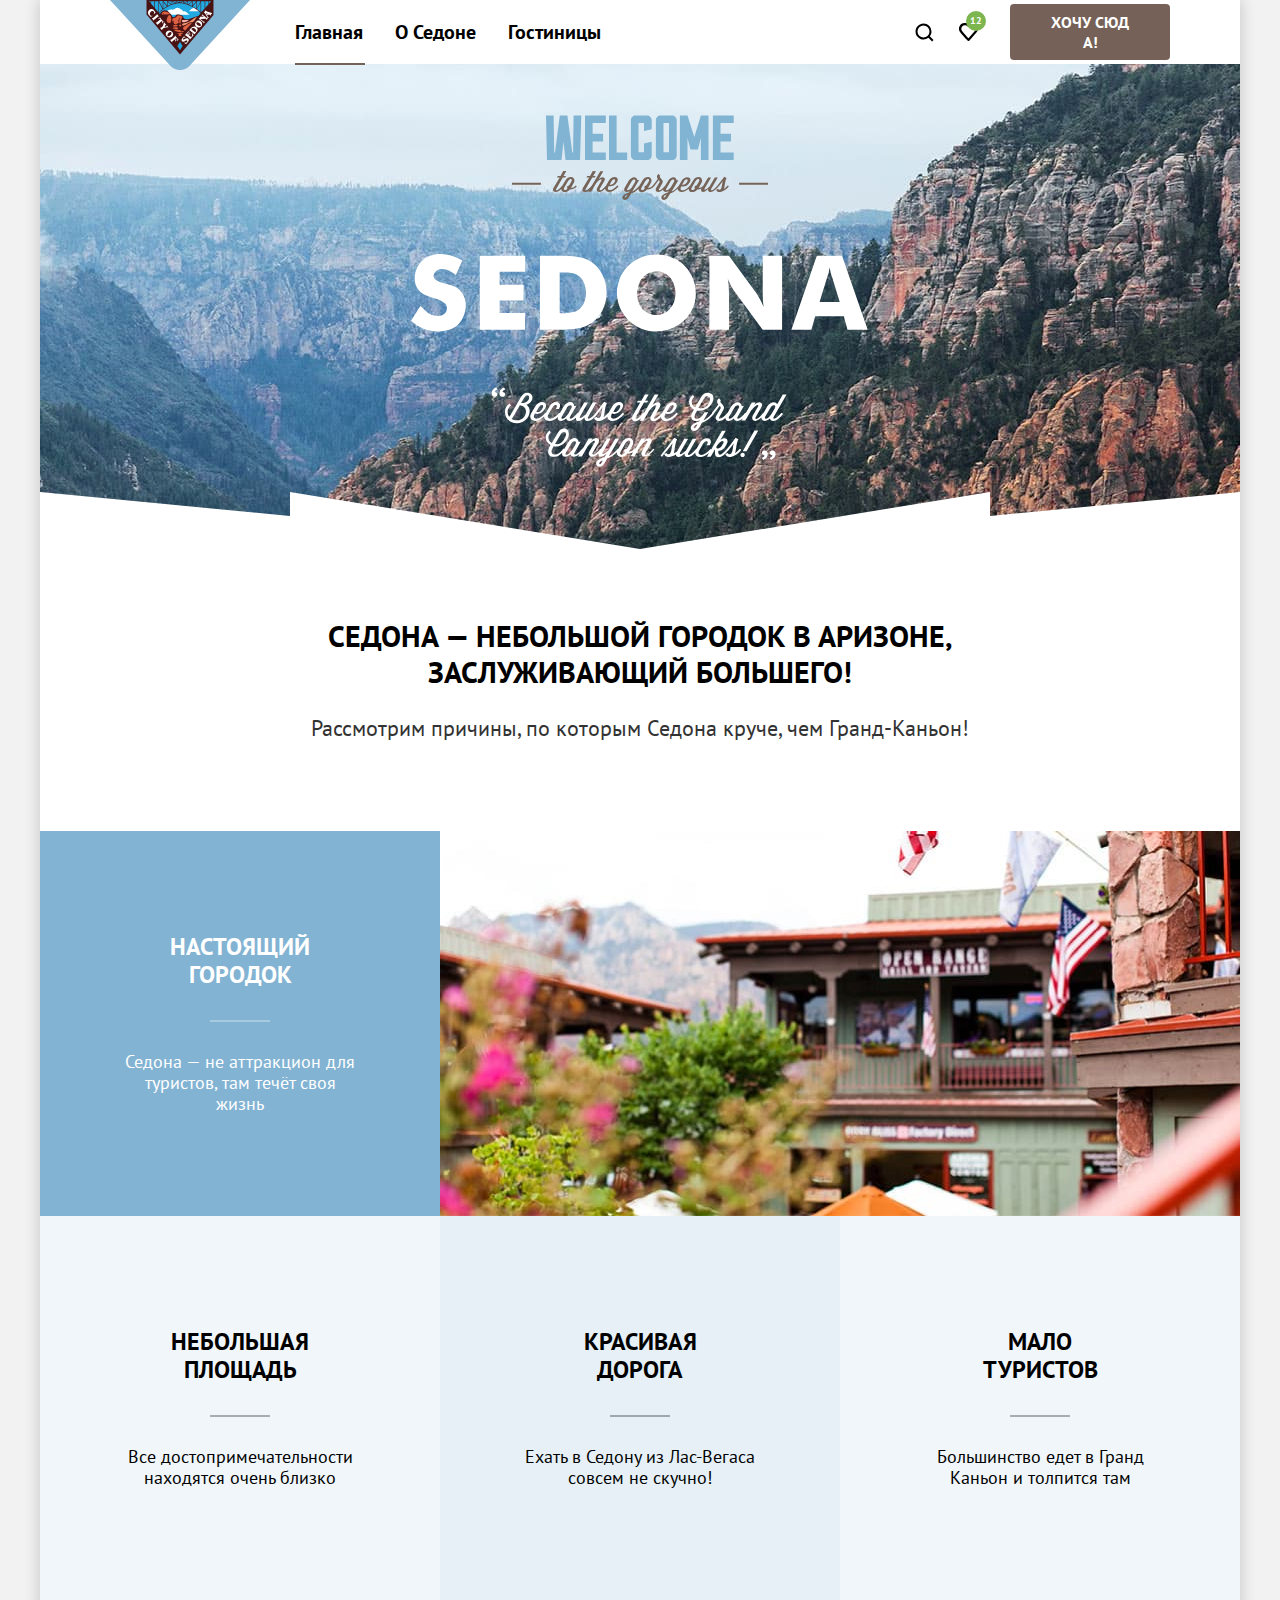
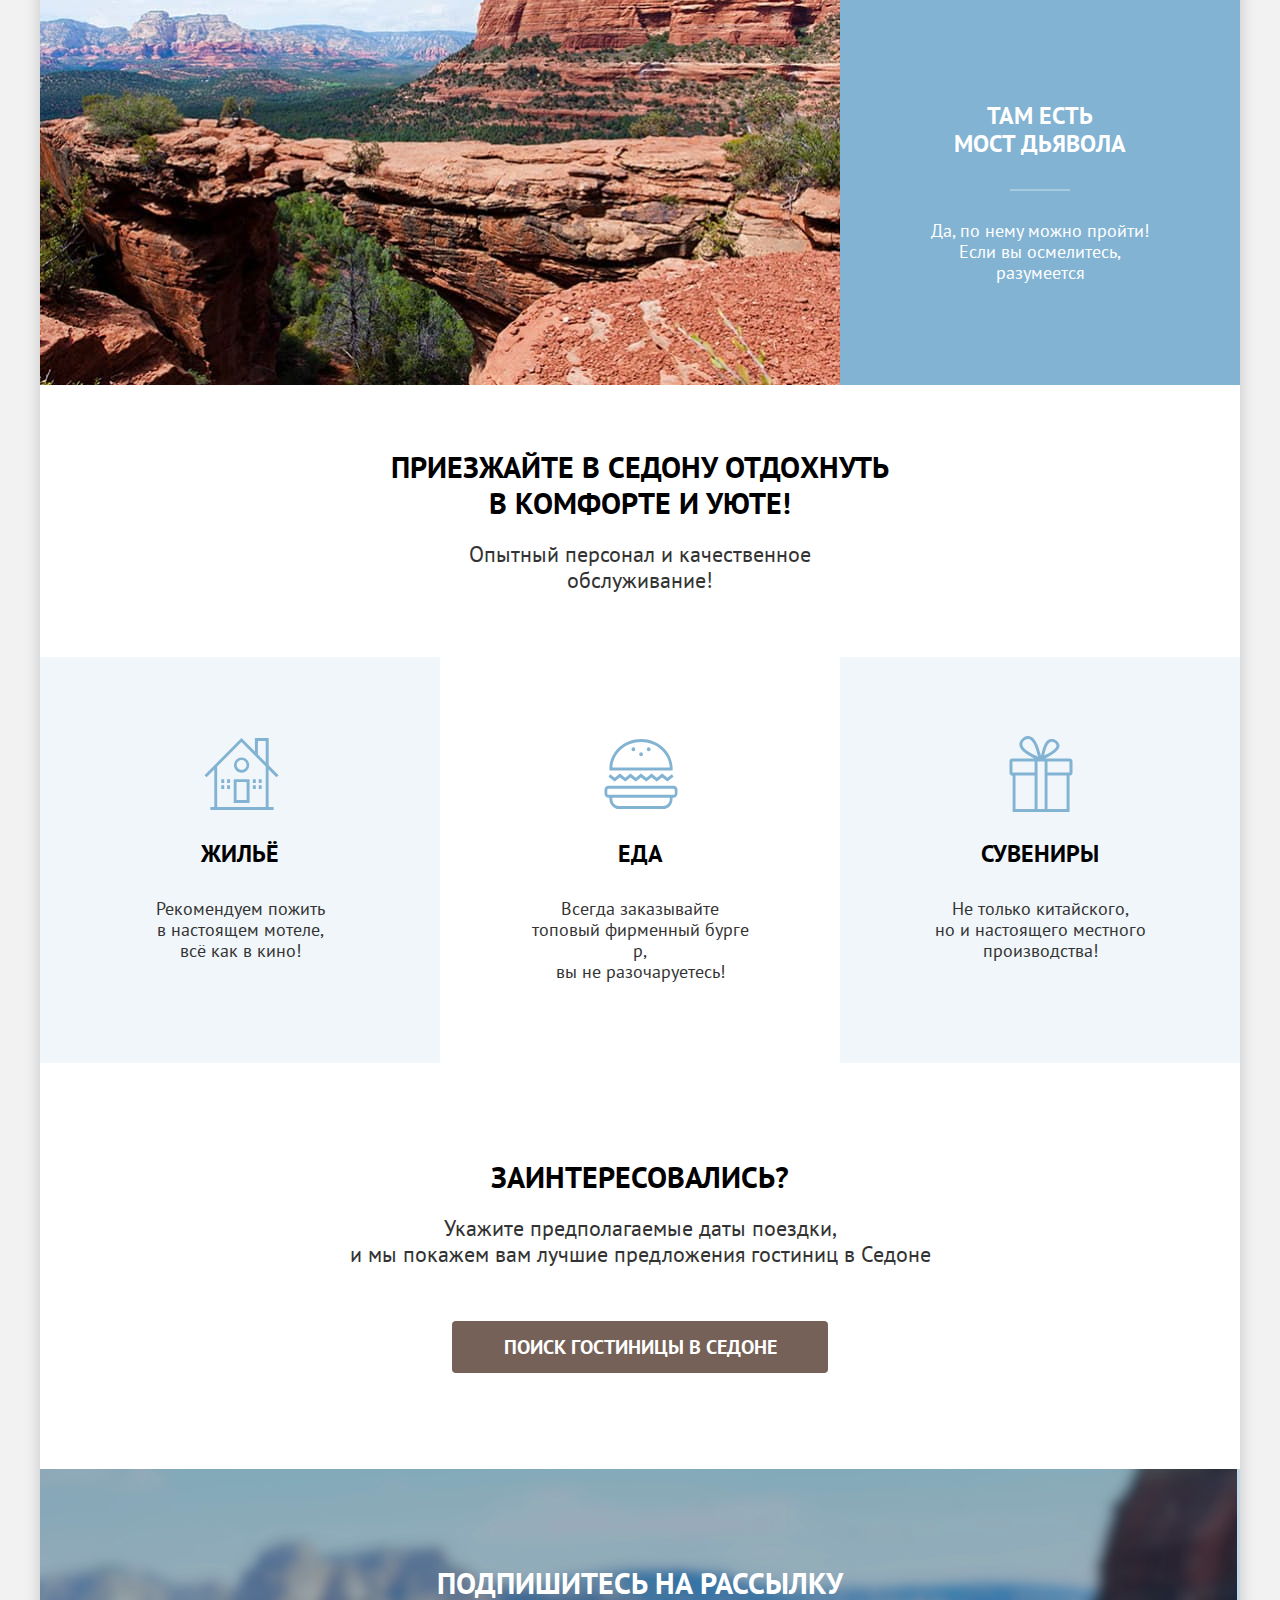
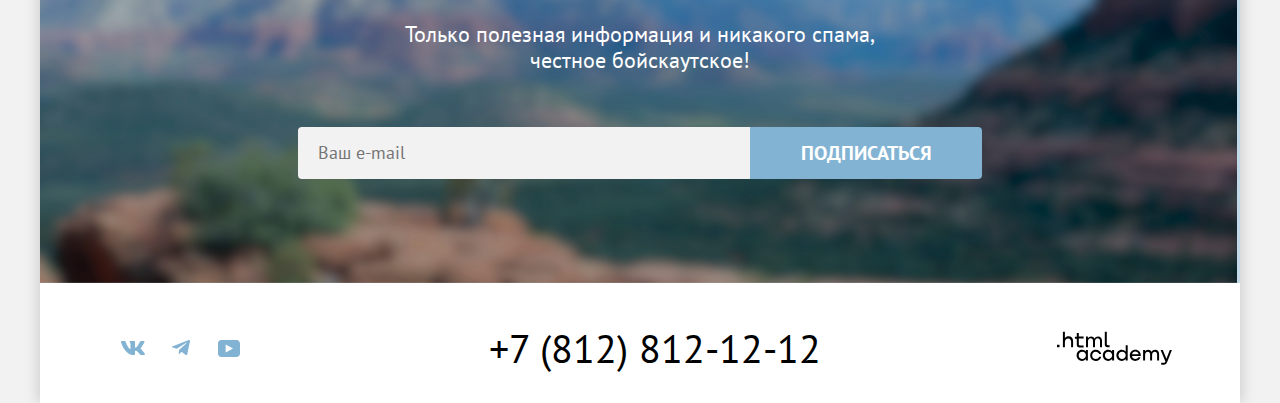
<file: index.html>
<!DOCTYPE html>
<html lang="ru">
  <head>
    <meta charset="utf-8">
    <title>HTML Academy: Седона</title>
    <link rel="stylesheet" href="styles/styles.css">
    <link rel="icon" type="images/png" href="images/favicon.png"> <!-- 32×32 -->
  </head>

  <body>
    <div class="page-wrapper">
      <header class="page-header">
        <nav class="navigation">
          <a class="navigation-logo" href="index.html" >
            <img class="page-header-logo" alt="Логотип городка Седона." src="images/logo-header.svg" width="140" height="70">
          </a>
          <ul class="navigation-list">
            <li class="navigation-item">
              <a class="navigation-link current-page" href="index.html">Главная</a>
            </li>
            <li class="navigation-item">
              <a class="navigation-link" href="#">О Седоне</a>
            </li>
            <li class="navigation-item">
              <a class="navigation-link" href="catalog.html">Гостиницы</a>
            </li>
          </ul>
          <ul class="navigation-list navigation-user">
            <li class="navigation-item navigation-icon">
              <a class="navigation-link navigation-link-search" href="#">
                <span class="visually-hidden">
                  Поиск
                </span>
              </a>
            </li>
            <li class="navigation-item navigation-icon">
              <a class="navigation-link navigation-link-favorite" href="#">
                <span class="visually-hidden">
                  Избранное
                </span>
                <span class="navigation-favorite-hotels-count">
                  12
                </span>
              </a>
            </li>
            <li class="navigation-item">
              <a class="button button-search-small button-brown" href="#">
                Хочу сюда!
              </a>
            </li>
          </ul>
        </nav>
      </header>

      <main class="main-container">
        <div class="page-container">
          <section class="hero-section">
            <div class="hero-section-background">
              <h1 class="visually-hidden">Городок Седона</h1>
              <img class="hero-section-logo" alt="Welcome to the gorgeous Sedona. Because the Grand Canyon sucks!."  src="images/welcome.svg" width="458" height="352">
            </div>
            <h2 class="sedona-title">Cедона — небольшой городок в Аризоне,
              заслуживающий большего!
            </h2>
          </section>

          <section class="advantages">
            <h2 class="visually-hidden">Преимущества Седоны</h2>
            <p class="sedona-description">Рассмотрим причины, по которым Седона круче, чем Гранд-Каньон!</p>
            <ul class="advantages-list">
              <li class="advantages-item with-picture">
                <div class="advantages-container">
                  <h3 class="advantages-title">Настоящий городок</h3>
                  <p class="advantages-description">Седона — не аттракцион для<br>
                  туристов, там течёт своя<br>
                    жизнь</p>
                </div>
                <img class="advantages-picture-1" alt="Фотография с улиц Седоны." src="images/section-photo-1.jpg" width="800" height="385">
              </li>
              <li class="advantages-item without-picture">
                  <div class="advantages-container">
                    <h3 class="advantages-title">Небольшая площадь</h3>
                    <p class="advantages-description">Все достопримечательности находятся очень близко</p>
                  </div>
              </li>
              <li class="advantages-item without-picture">
                  <div class="advantages-container">
                    <h3 class="advantages-title ">Красивая<br> дорога</h3>
                    <p class="advantages-description">Ехать в Седону из Лас-Вегаса совсем не скучно!</p>
                  </div>
              </li>
              <li class="advantages-item without-picture">
                  <div class="advantages-container">
                    <h3 class="advantages-title">Мало <br>туристов</h3>
                    <p class="advantages-description">Большинство едет в Гранд<br> Каньон и толпится там</p>
                  </div>
              </li>
              <li class="advantages-item with-picture">
                <img class="advantages-picture-1" alt="Фотография достопримечательности Седоны &quot;Мост Дьявола&quot;." src="images//section-photo-2.jpg" width="800" height="385">
                <div class="advantages-container">
                  <h3 class="advantages-title">Там есть<br>
                    мост дьявола</h3>
                  <p class="advantages-description">Да, по нему можно пройти!<br>
                  Если вы осмелитесь,<br>
                    разумеется</p>
                </div>
              </li>
            </ul>
            <p class="sedona-pseudo-title">Приезжайте в Седону отдохнуть <br>
              в комфорте и уюте!</p>
            <p class="sedona-pseudo-description">Опытный персонал и качественное обслуживание!</p>
            <ul class="extra-advantages-list">
              <li class="extra-advantages-item extra-advantages-house">
                <div class="extra-advantages-container">
                  <h3 class="extra-advantages-title">Жильё</h3>
                  <p class="extra-advantages-description">Рекомендуем пожить<br>
                    в настоящем мотеле,<br>
                    всё как в кино!</p>
                </div>
              </li>
              <li class="extra-advantages-item extra-advantages-food">
                <div class="extra-advantages-container">
                  <h3 class="extra-advantages-title">Еда</h3>
                  <p class="extra-advantages-description">Всегда заказывайте<br>
                    топовый фирменный бургер,<br>
                    вы не разочаруетесь!</p>
                </div>
              </li>
              <li class="extra-advantages-item extra-advantages-gift">
                <div class="extra-advantages-container">
                  <h3 class="extra-advantages-title">Сувениры</h3>
                  <p class="extra-advantages-description">Не только китайского,<br>
                    но и настоящего местного<br>
                      производства!</p>
                </div>
              </li>
            </ul>
          </section>

          <section class="hotel-search">
            <h2 class="hotel-search-title">Заинтересовались?</h2>
            <p class="hotel-search-description">Укажите предполагаемые даты поездки,<br>
              и мы покажем вам лучшие предложения гостиниц в Седоне</p>
            <a class="button button-search-big button-brown" href="#">
              Поиск гостиницы в Седоне
            </a>
          </section>
        </div>
      </main>

      <footer class="page-footer">
        <section class="newsletter">
          <h2 class="newsletter-title">Подпишитесь на рассылку</h2>
          <p class="newsletter-description">Только полезная информация и никакого спама,<br>
            честное бойскаутское!</p>
          <form class="newsletter-form" action="https://echo.htmlacademy.ru/" method="post">

            <label for="newsletter-email"></label>
            <input class="email-field" placeholder="Ваш e-mail" type="email" name="newsletter-email" id="newsletter-email" required>

            <button class="button button-subscribe button-blue" type="submit">
              Подписаться
            </button>
          </form>
        </section>

        <section class="footer-contacts">
          <h2 class="visually-hidden">Контакты</h2>
          <ul class="footer-social-list">
            <li class="footer-social-item">
              <a class="footer-social-link footer-social-vk" href="https://vk.com/htmlacademy">
                <svg class="footer-social-icon" aria-hidden="true" focusable="false" width="24" height="14" viewBox="0 0 24 14" fill="none" xmlns="http://www.w3.org/2000/svg">
                  <path fill-rule="evenodd" clip-rule="evenodd" d="M23.45.948c.166-.546 0-.948-.795-.948H20.03c-.668 0-.976.347-1.143.73 0 0-1.335 3.196-3.226
                  5.272-.612.602-.89.793-1.224.793-.167 0-.418-.191-.418-.738V.948c0-.656-.184-.948-.74-.948H9.151c-.417 0-.668.304-.668.593 0 .621.946.765 1.043
                  2.513v3.798c0 .833-.153.984-.487.984-.89 0-3.055-3.211-4.34-6.885C4.45.288 4.198 0 3.527 0H.9C.15 0 0 .347 0 .73c0 .682.89 4.07 4.145 8.551C6.315
                  12.341 9.37 14 12.153 14c1.669 0 1.875-.368 1.875-1.003v-2.313c0-.737.158-.884.687-.884.39 0 1.057.192 2.615 1.667C19.11 13.216 19.403 14 20.405
                  14h2.625c.75 0 1.126-.368.91-1.096-.238-.724-1.088-1.775-2.215-3.022-.612-.71-1.53-1.475-1.809-1.858-.389-.491-.278-.71 0-1.147 0 0 3.2-4.426
                  3.533-5.929h.001Z" fill="#83B3D3"/>
                </svg>
                <span class="visually-hidden">Вконтакте</span>
              </a>
            </li>
            <li class="footer-social-item">
              <a class="footer-social-link footer-social-telegram" href="https://t.me/htmlacademy">
                <svg class="footer-social-icon" aria-hidden="true" focusable="false" width="18" height="16" viewBox="0 0 18 16" fill="none" xmlns="http://www.w3.org/2000/svg">
                  <path d="M16.785.1.84 6.247C-.248 6.685-.24 7.292.64 7.563L4.735 8.84l9.472-5.976c.448-.273.857-.126.52.172L7.053 9.962H7.05h.002l-.283 4.22c.414
                  0 .597-.19.829-.413l1.988-1.934 4.136 3.055c.762.42 1.31.204 1.5-.706L17.938 1.39c.278-1.114-.425-1.619-1.153-1.29Z" fill="#83B3D3"/></svg>
                <span class="visually-hidden">Телеграм</span>
              </a>
            </li>
            <li class="footer-social-item">
              <a class="footer-social-link footer-social-youtube" href="https://www.youtube.com/user/htmlacademyru">
                <svg class="footer-social-icon" aria-hidden="true" focusable="false" width="22" height="17" viewBox="0 0 22 17" fill="none" xmlns="http://www.w3.org/2000/svg">
                  <path d="M18.607 0H3.174C1.314 0 0 1.594 0 3.4v10.094C0 15.406 1.313 17 3.174 17h15.652C20.468 17 22 15.406 22 13.6V3.4C21.781 1.594 20.468 0 18.607 0ZM7.662
                  12.537V4.463L14.995 8.5l-7.333 4.037Z" fill="#83B3D3"/></svg>
                <span class="visually-hidden">Ютуб</span>
              </a>
            </li>
          </ul>
          <div class="footer-telephone-wrapper">
              <a class="footer-contacts-address-phone" href="tel:+78128121212"> +7 (812) 812-12-12</a>
          </div>
          <a class="footer-logo" href="https://htmlacademy.ru/">
            <svg class="footer-html-logo" aria-hidden="true" focusable="false" width="115" height="34" viewBox="0 0 115 34" fill="none" xmlns="http://www.w3.org/2000/svg"><path d="M0 13.723v2.6h2.5v-2.6H0Zm11.6-8.4c-1.6 0-2.8.7-3.6 1.7h-.1v-6.2h-2v15.5h2v-5.3c0-2.1 1.3-3.6 3.3-3.6 1.8 0 2.9 1.4 2.9 3.2v5.7h2v-6.1c.1-3-1.8-4.9-4.5-4.9Zm15 .3h-4.8v-3.7h-2v3.8h-1.9v2h1.9v6c0 1.7 1 2.7 2.7 2.7h4.1v-2h-3.7c-.7 0-1.1-.4-1.1-1.1v-5.7h4.8v-2Zm14.5-.2c-1.6 0-2.9.8-3.5 2.1h-.1c-.6-1.2-1.8-2.1-3.4-2.1-1.4 0-2.5.8-3.1 1.8h-.1v-1.6H29v10.6h2v-5.4c0-2 1-3.5 2.6-3.5 1.5 0 2.4 1 2.4 2.6v6.3h2v-5.6c0-2.4 1.4-3.3 2.6-3.3 1.5 0 2.4 1 2.4 2.6v6.3h2v-6.5c.1-2.5-1.4-4.3-3.9-4.3Zm6.7 8.1c0 1.7 1 2.7 2.8 2.7h2v-2h-1.7c-.7 0-1.1-.4-1.1-1.1V.823h-2v12.7Zm-18.9 7c-.9-1.1-2.2-1.8-3.9-1.8-3.1 0-5.4 2.3-5.4 5.6s2.3 5.6 5.4 5.6c1.8 0 3-.8 3.8-1.9h.1v1.6h2v-10.6h-2v1.5Zm-3.6 7.4c-2.2 0-3.6-1.6-3.6-3.6s1.4-3.6 3.6-3.6 3.6 1.6 3.6 3.6c0 1.9-1.4 3.6-3.6 3.6Zm18.9-5.1c-.5-2.4-2.6-4.1-5.4-4.1-3.4 0-5.6 2.5-5.6 5.6 0 3.1 2.2 5.6 5.6 5.6 2.8 0 4.9-1.8 5.4-4.2h-2.1c-.4 1.3-1.7 2.3-3.3 2.3-2.2 0-3.6-1.6-3.6-3.6s1.4-3.6 3.6-3.6c1.6 0 2.8 1 3.3 2.2h2.1v-.2Zm10.9-2.3c-.9-1.1-2.2-1.8-3.9-1.8-3.1 0-5.4 2.3-5.4 5.6s2.3 5.6 5.4 5.6c1.8 0 3-.8 3.8-1.9h.1v1.6h2v-10.6h-2v1.5Zm-3.6 7.4c-2.2 0-3.6-1.6-3.6-3.6s1.4-3.6 3.6-3.6 3.6 1.6 3.6 3.6c0 1.9-1.5 3.6-3.6 3.6Zm17.2-7.3c-.9-1.1-2.2-1.9-3.9-1.9-3.1 0-5.4 2.3-5.4 5.6s2.2 5.6 5.4 5.6c1.7 0 3-.8 3.8-1.8h.1v1.5h2v-15.4h-2v6.4Zm-3.6 7.3c-2.2 0-3.6-1.6-3.6-3.6s1.4-3.6 3.6-3.6 3.6 1.6 3.6 3.6c-.1 2-1.5 3.6-3.6 3.6Zm13.2-9.2c-3.3 0-5.5 2.5-5.5 5.6 0 3 2.1 5.6 5.5 5.6 2.5 0 4.5-1.3 5.2-3.6h-2.1c-.5 1-1.6 1.6-3 1.6-1.9 0-3.3-1.3-3.4-2.9h8.8c.2-3.6-2-6.3-5.5-6.3Zm0 1.9c1.7 0 3 1 3.3 2.6h-6.5c.3-1.5 1.5-2.6 3.2-2.6Zm19.9-1.9c-1.6 0-2.9.8-3.6 2h-.1c-.6-1.2-1.8-2-3.4-2-1.4 0-2.5.7-3.1 1.8v-1.5h-1.9v10.6h2v-5.4c0-2 1-3.4 2.6-3.5 1.5 0 2.4 1 2.4 2.6v6.3h2v-5.6c0-2.4 1.4-3.3 2.6-3.3 1.5 0 2.4 1 2.4 2.6v6.3h2v-6.5c.1-2.6-1.4-4.4-3.9-4.4Zm11.2 9.1-3.6-8.9h-2.2l4.8 11.6c-.3.9-.7 1.2-1.7 1.2h-2.5v2h2.5c1.8 0 2.8-.8 3.5-2.6l4.7-12.2h-2.1l-3.4 8.9Z" fill="#000"/></svg>
          </a>
        </section>
      </footer>

      <div class="modal-container modal-container-close">
        <div class="modal modal-search">
          <button class="modal-close-button" type="button">
            <svg class="close-button" width="14" height="14" viewBox="0 0 14 14" fill="none" xmlns="http://www.w3.org/2000/svg"><path d="M14 1.3 12.7 0 7 5.7 1.3 0 0 1.3 5.7 7 0 12.7 1.3 14 7 8.3l5.7 5.7 1.3-1.3L8.3 7 14 1.3Z" fill="#000"/></svg>
            <span class="visually-hidden">Закрыть.</span>
          </button>
          <section class="modal-content">
            <h2 class="modal-title">Поиск гостиницы в седоне</h2>
            <form class="modal-form" action="https://echo.htmlacademy.ru/" method="post">
              <div class="field-group">
                <label class="modal-form-label" for="arrival-date">Дата заезда:</label>
                <input class="modal-form-field" id="arrival-date" type="text" name="arrival-date" value="27 апреля 2020" placeholder="Укажите дату" required>
                <span class="modal-message modal-message-error">Мы не можем отправить вас в прошлое.</span>
              </div>
              <div class="field-group">
                <label class="modal-form-label" for="departure-date">Дата выезда:</label>
                <input class="modal-form-field" id="departure-date" type="text" name="departure-date" value="1 сентября 2023" placeholder="Укажите дату" required>
                <span class="modal-message">На эти даты есть свободные номера. Пока есть.</span>
              </div>
              <div class="modal-form-quantity">
                <label class="modal-form-label" for="adults">Взрослые:</label>
                <div class="modal-form-field-wrapper">
                  <button class="modal-form-field-button modal-form-field-minus" type="button">
                    <span class="visually-hidden">Минус.</span>
                    <svg class="modal-form-field-icon" aria-hidden="true" focusable="false" fill="currentColor" role="img" aria-label="Знак минус." xmlns="http://www.w3.org/2000/svg" width="21" height="20" viewBox="0 0 21 20">
                      <path d="M3.393 9v2h14V9h-14Z"/>
                    </svg>
                  </button>
                  <input class="modal-form-field-count" id="adults" type="number" name="adults" min="1" value="2">
                  <button class="modal-form-field-button modal-form-field-plus" type="button">
                    <span class="visually-hidden">Плюс.</span>
                    <svg class="modal-form-field-icon" aria-hidden="true" focusable="false" fill="currentColor" role="img" aria-label="Знак плюс." xmlns="http://www.w3.org/2000/svg" width="20" height="20" viewBox="0 0 20 20">
                      <path d="M17 9h-6V3H9v6H3v2h6v6h2v-6h6V9Z"/>
                    </svg>
                  </button>
                </div>
              </div>
              <div class="modal-form-quantity">
                <div class="modal-form-wrapper-kids">
                  <label class="modal-form-label" for="kids">Дети:</label>
                  <div class="tooltip-wrapper">
                    <button class="tooltip" type="button" aria-labelledby="tooltip-label-date">
                      <span class="visually-hidden">Подсказка.</span>
                      <svg class="tooltip-icon" xmlns="http://www.w3.org/2000/svg" width="20" height="20" fill="currentColor" role="img" aria-label="Знак подсказки." viewBox="0 0 20 20">
                        <path fill-rule="evenodd" d="M9 4h2v2H9V4Zm2 12H9V7h2v9Z" clip-rule="evenodd"/>
                      </svg>
                    </button>
                    <p class="tooltip-text" role="tooltip" id="tooltip-label-date">Укажите количество детей,<br>
                      которые будут с вами, возраст<br>
                        которых от 6 до 18 лет. Дети<br>
                        до 6 лет размещаются<br>
                        бесплатно.</p>
                  </div>
                </div>
                <div class="modal-form-field-wrapper">
                  <button class="modal-form-field-button modal-form-field-minus" type="button">
                    <span class="visually-hidden">Минус.</span>
                    <svg class="modal-form-field-icon" aria-hidden="true" focusable="false" fill="currentColor" xmlns="http://www.w3.org/2000/svg" role="img" aria-label="Знак минус." width="21" height="20" viewBox="0 0 21 20">
                      <path d="M3.393 9v2h14V9h-14Z"/>
                    </svg>
                  </button>
                  <input class="modal-form-field-count" id="kids" type="number" name="kids" min="0" value="2">
                  <button class="modal-form-field-button modal-form-field-plus" type="button">
                    <span class="visually-hidden">Плюс.</span>
                    <svg class="modal-form-field-icon" aria-hidden="true" focusable="false" fill="currentColor" xmlns="http://www.w3.org/2000/svg" role="img" aria-label="Знак плюс." width="20" height="20" viewBox="0 0 20 20">
                      <path d="M17 9h-6V3H9v6H3v2h6v6h2v-6h6V9Z"/>
                    </svg>
                  </button>
                </div>
              </div>
              <button class="modal-form-submit button-blue button" type="submit">Найти</button>
            </form>
          </section>
        </div>
      </div>
    </div>
  </body>
</html>
</file>
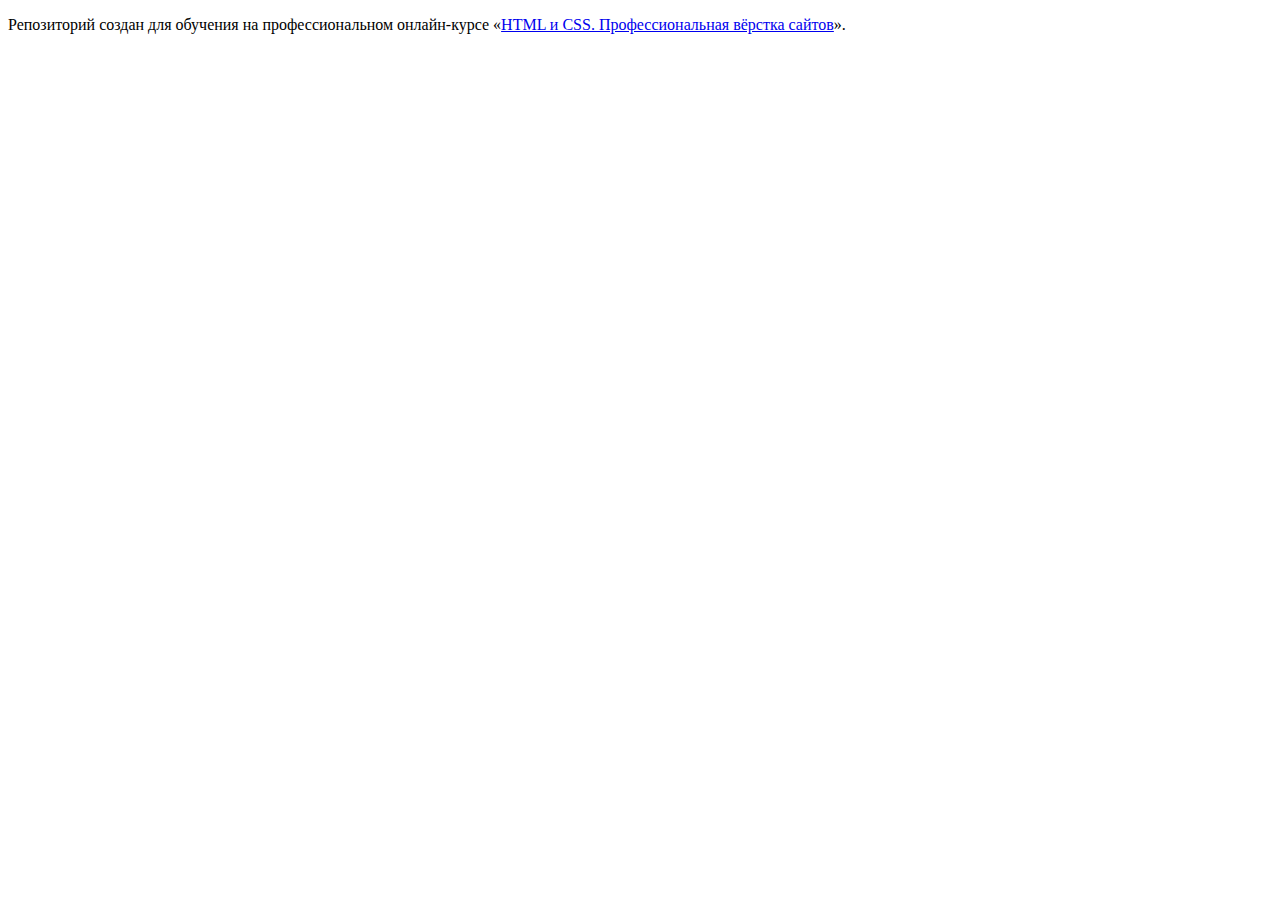
<file: 1/index.html>
<!DOCTYPE html>
<html lang="ru">
  <head>
    <meta charset="utf-8">
    <title>HTML Academy: Седона</title>
    <base href="https://htmlacademy-htmlcss.github.io/2417021-sedona-1/1/">
</head>
  <body>

    <p>Репозиторий создан для обучения на профессиональном онлайн‑курсе «<a href="https://htmlacademy.ru/intensive/htmlcss">HTML и CSS. Профессиональная вёрстка сайтов</a>».</p>

  </body>
</html>
</file>
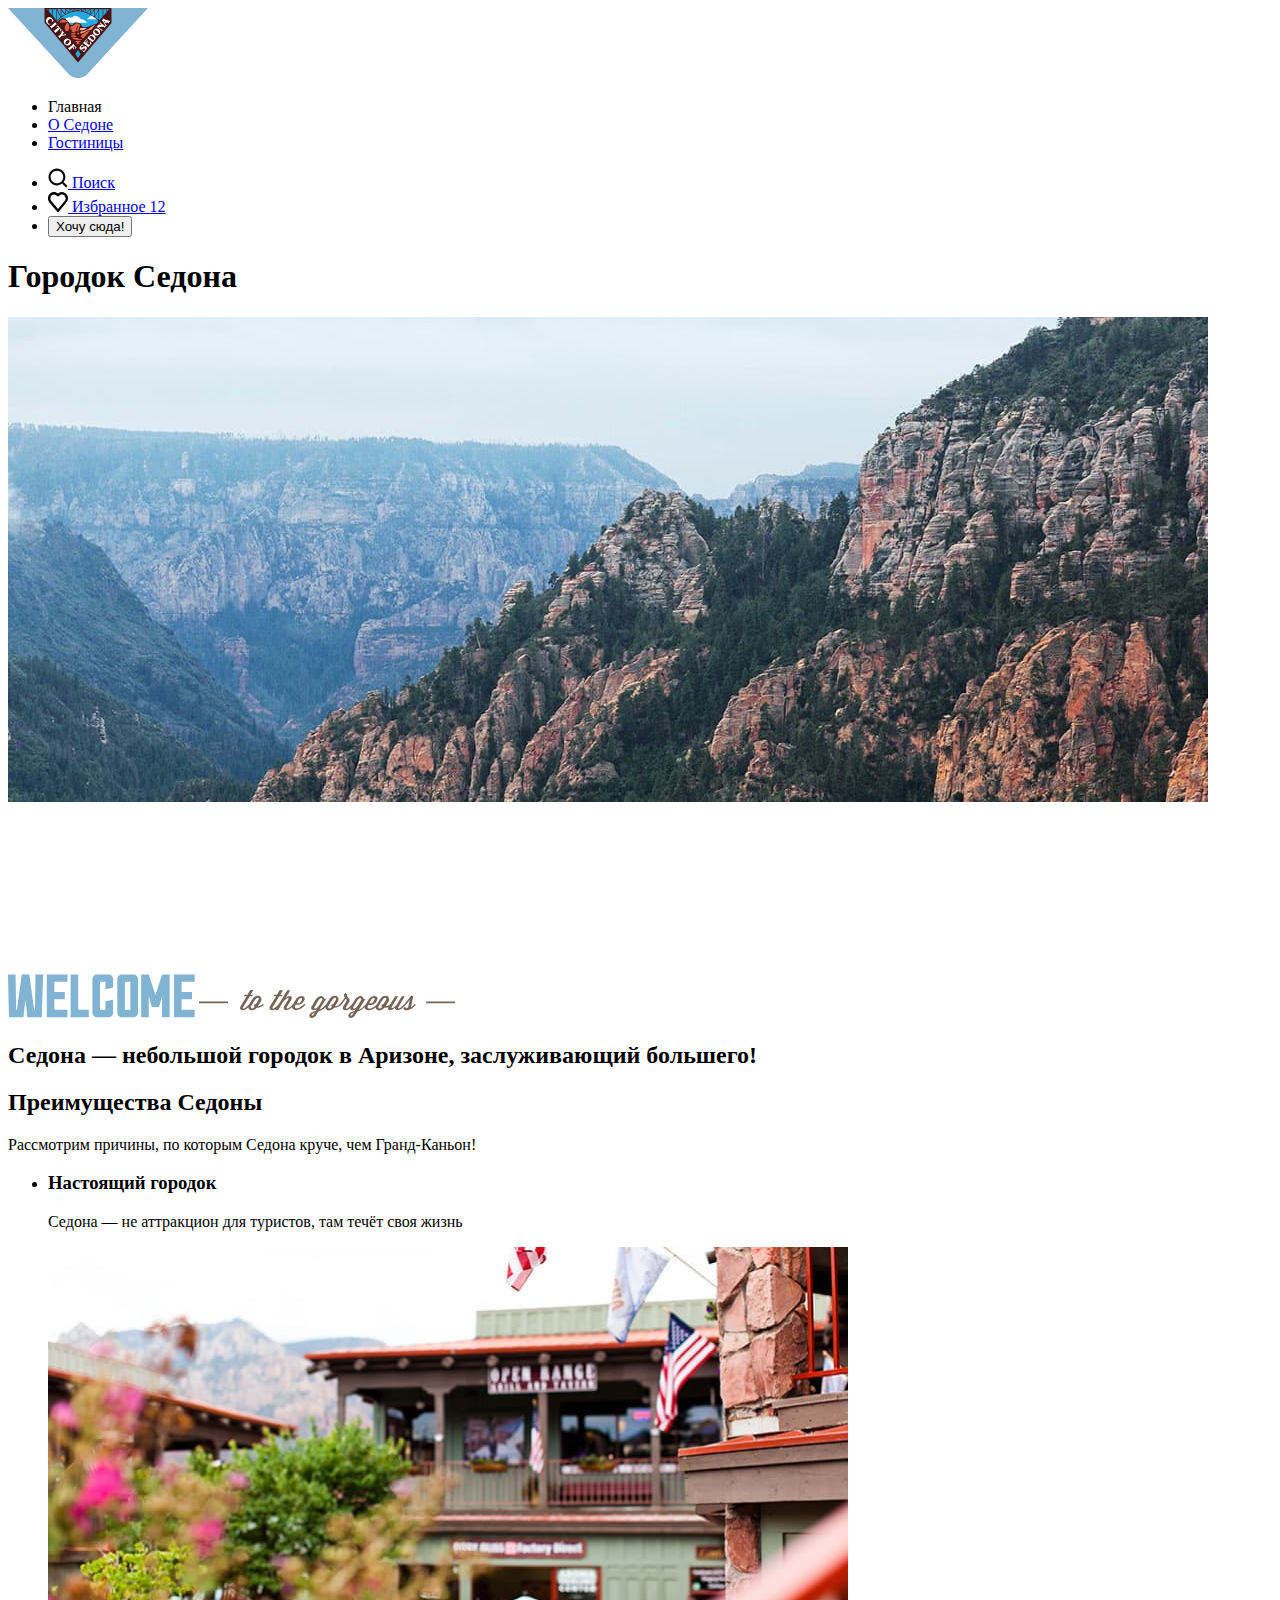
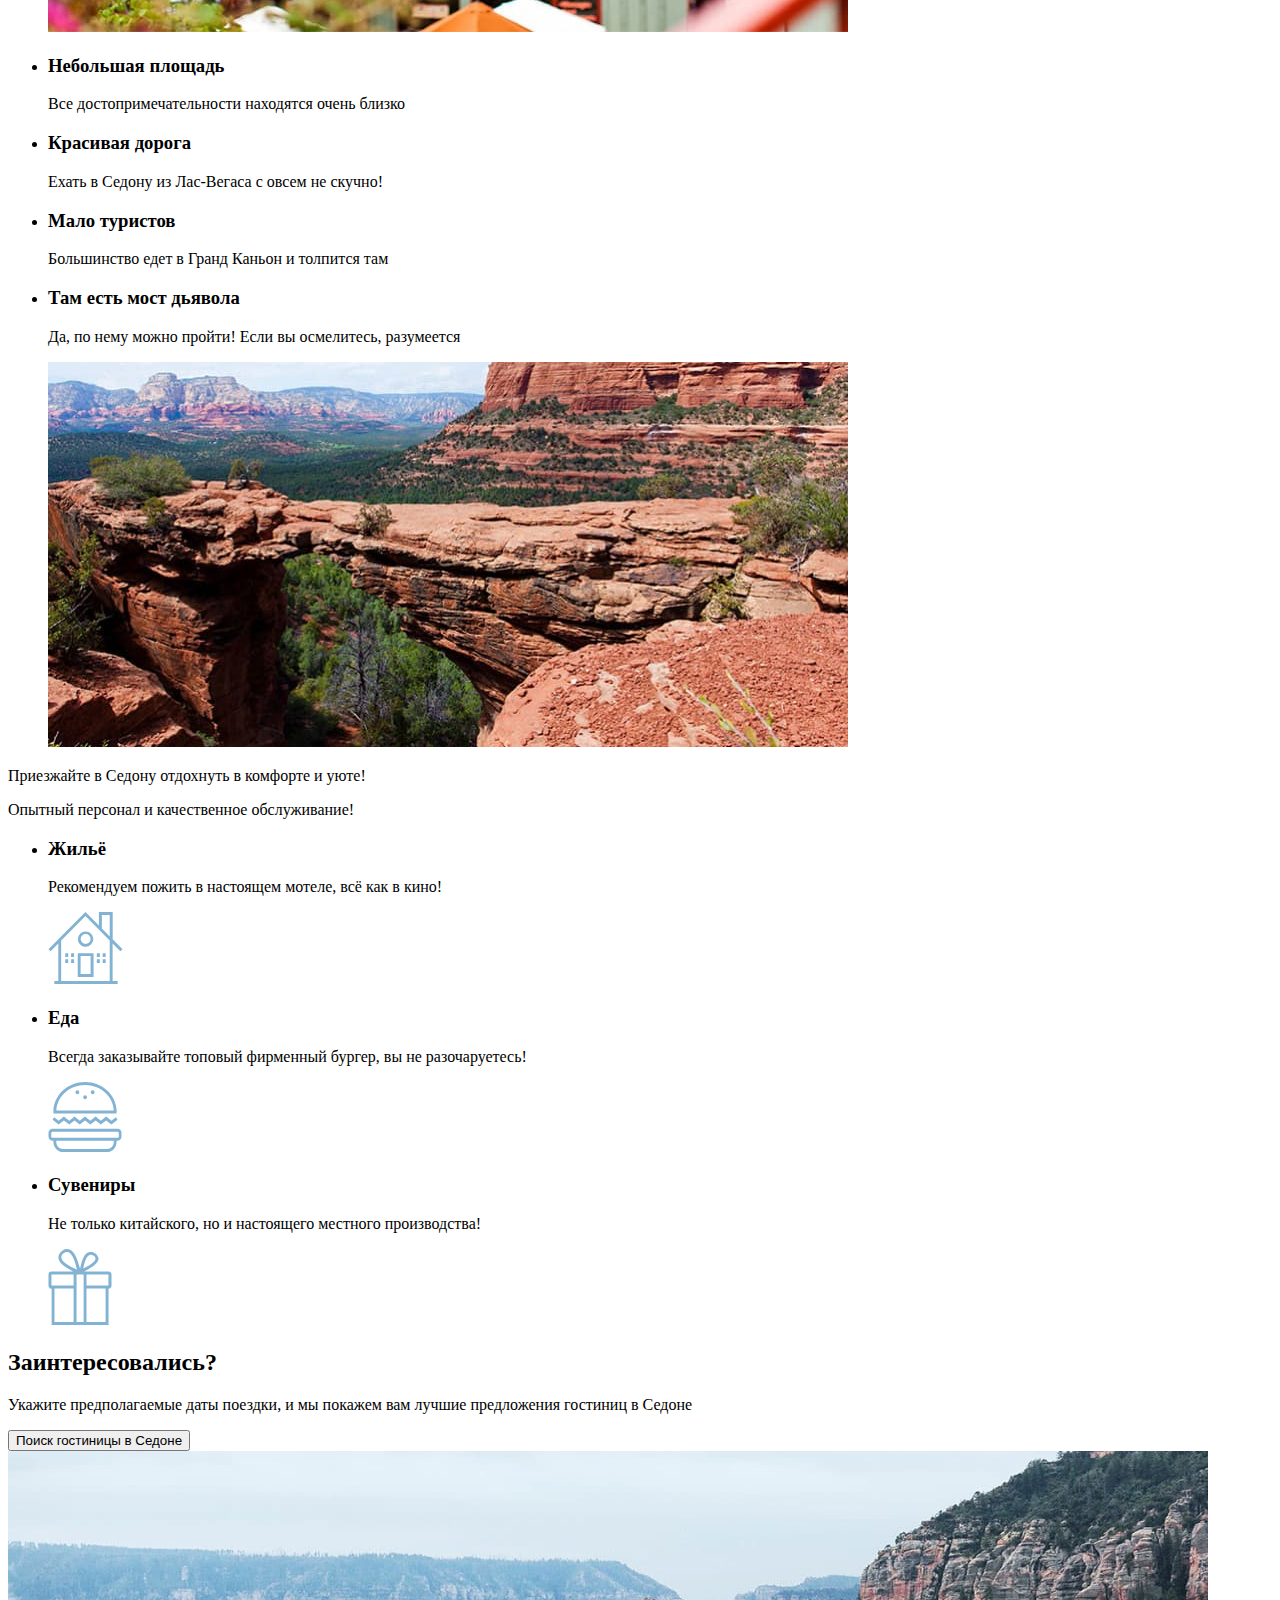
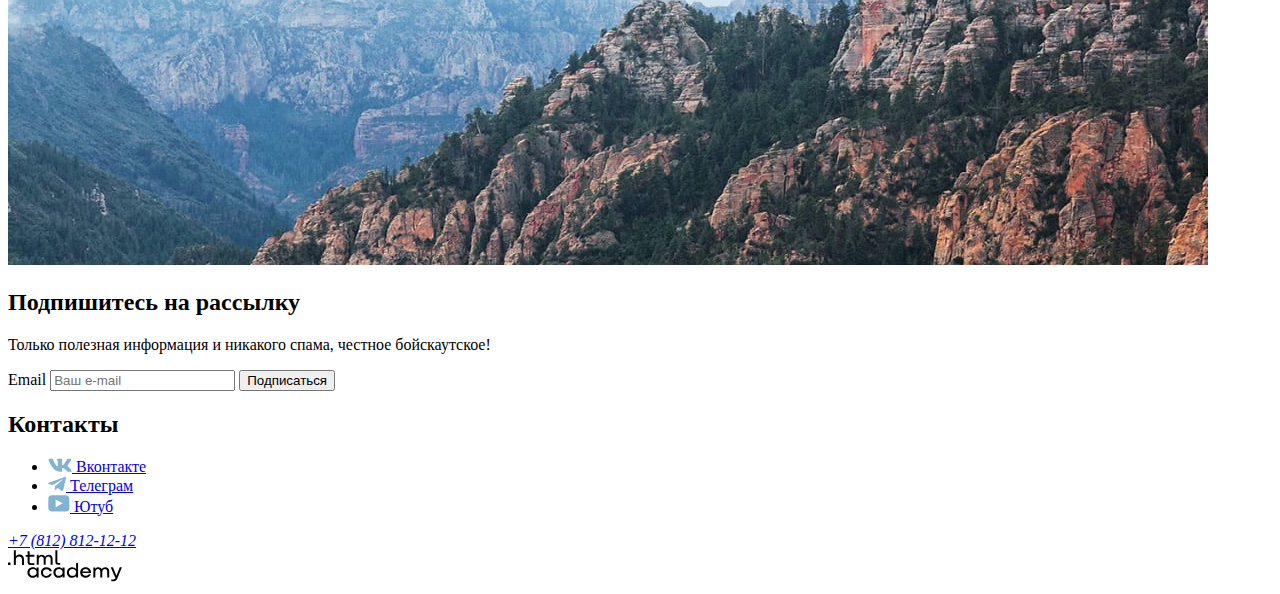
<file: 2/index.html>
<!DOCTYPE html>
<html lang="ru">
  <head>
    <meta charset="utf-8">
    <title>HTML Academy: Седона</title>
    <base href="https://htmlacademy-htmlcss.github.io/2417021-sedona-1/2/">
</head>

  <body>
    <header class="page-header">
      <nav class="navigation">
        <a class="navigation-logo">
          <img class="page-header-logo" alt="Логотип городка Седона." src="images/logo-header.svg" width="140" height="70">
        </a>
        <ul class="navigation-list">
          <li class="navigation-item">
            <a class="navigation-link">Главная</a>
          </li>
          <li class="navigation-item">
            <a class="navigation-link" href="#">О Седоне</a>
          </li>
          <li class="navigation-item">
            <a class="navigation-link" href="catalog.html">Гостиницы</a>
          </li>
        </ul>
        <ul class="navigation-list navigation-user">
          <li class="navigation-item">
            <a class="navigation-link" href="#">
              <img class="search-icon" alt="Иконка поиска." src="images/search-header.svg" width="20" height="20">
              <span class="visually-hidden">
                Поиск
              </span>
            </a>
          </li>
          <li class="navigation-item">
            <a class="navigation-link" href="#">
              <img class="favorite-icon" alt="Иконка в виде сердечка." src="images/favorite.svg" width="20" height="20">
              <span class="visually-hidden">
                Избранное
              </span>
              <span class="navigation-favorite-hotels-count">
                12
              </span>
            </a>
          </li>
          <li class="navigation-item">
            <button class="want-here-button" type="button">
              Хочу сюда!
            </button>
          </li>
        </ul>
      </nav>
    </header>

    <main>
      <section class="hero-section">
        <h1 class="visually-hidden">Городок Седона</h1>
        <img class="hero-section-logo" alt="Логотип городка Седона." src="images/index-background.jpg" width="1200" height="485">
        <img class="hero-section-logo" alt="Приветственная надпись."  src="images/sedona-welcome.svg" width="187" height="44">
        <img class="hero-section-logo" alt="Приветственная надпись." src="images/sedona-gorgegous.svg" width="256" height="28">
        <img class="hero-section-logo" alt="Приветственная надпись." src="images/sedona-main.svg" width="456" height="212">
        <h2 class="sedona-title">Седона — небольшой городок в Аризоне, заслуживающий большего!</h2>
      </section>

      <section class="advantages">
        <h2 class="visually-hidden">Преимущества Седоны</h2>
        <p class="sedona-description">Рассмотрим причины, по которым Седона круче, чем Гранд-Каньон!</p>
        <ul class="advantages-list">
          <li class="advantages-item">
            <article>
              <h3 class="advantages-title">Настоящий городок</h3>
              <p class="advantages-description">Седона — не аттракцион для туристов, там течёт своя жизнь</p>
              <img class="advantages-picture-1" alt="Фотография с улиц Седоны." src="images/section-photo-1.jpg">
            </article>
          </li>
          <li class="advantages-item">
            <article>
              <h3 class="advantages-title">Небольшая площадь</h3>
              <p class="advantages-description">Все достопримечательности находятся очень близко</p>
            </article>
          </li>
          <li class="advantages-item">
            <article>
              <h3 class="advantages-title">Красивая дорога</h3>
              <p class="advantages-description">Ехать в Седону из Лас-Вегаса с  овсем не скучно!</p>
            </article>
          </li>
          <li class="advantages-item">
            <article>
              <h3 class="advantages-title">Мало туристов</h3>
              <p class="advantages-description">Большинство едет в Гранд Каньон и толпится там</p>
            </article>
          </li>
          <li class="advantages-item">
            <h3 class="advantages-title">Там есть мост дьявола</h3>
            <p class="advantages-description">Да, по нему можно пройти! Если вы осмелитесь, разумеется</p>
            <img class="advantages-picture-1" alt="Фотография достопримечательности Седоны &quot;Мост Дьявола&quot;." src="images//section-photo-2.jpg">
          </li>
        </ul>
        <p class="sedona-pseudo-title">Приезжайте в Седону отдохнуть в комфорте и уюте!</p>
        <p class="sedona-description">Опытный персонал и качественное обслуживание!</p>
        <ul class="extra-advantages-list">
          <li class="extra-advantages-item">
            <article>
              <h3 class="extra-advantages-title">Жильё</h3>
              <p class="extra-advantages-description">Рекомендуем пожить в настоящем мотеле, всё как в кино!</p>
              <img class="extra-advantages-icon" alt="Иконка в виде дома." src="images/house-vector.svg" width="75" height="72">
            </article>
          </li>
          <li class="extra-advantages-item">
            <article>
              <h3 class="extra-advantages-title">Еда</h3>
              <p class="extra-advantages-description">Всегда заказывайте топовый фирменный бургер, вы не разочаруетесь!</p>
              <img class="extra-advantages-icon" alt="Иконка в виде бургера." src="images/food.svg" width="74" height="70">
            </article>
          </li>
          <li class="extra-advantages-item">
            <article>
              <h3 class="extra-advantages-title">Сувениры</h3>
              <p class="extra-advantages-description">Не только китайского, но и настоящего местного производства!</p>
              <img class="extra-advantages-icon" alt="Иконка в виде подарочной коробки." src="images/gift-vector.svg" width="64" height="76">
            </article>
          </li>
        </ul>
      </section>

      <section class="hotel-search">
        <h2 class="hotel-search-title">Заинтересовались?</h2>
        <p class="hotel-search-description">Укажите предполагаемые даты поездки, и мы покажем вам лучшие предложения гостиниц в Седоне</p>
        <button class="hotel-search-button" type="button">
          Поиск гостиницы в Седоне
        </button>
      </section>
    </main>
  
    <footer class="page-footer">
      <section class="newsletter">
        <img class="hero-section-logo" alt="Логотип городка Седона." src="images/footer-background.jpg" width="1200" height="414">
        <h2 class="newsletter-title">Подпишитесь на рассылку</h2>
        <p class="newsletter-description">Только полезная информация и никакого спама, честное бойскаутское!</p>
        <form class="newsletter-form" action="https://echo.htmlacademy.ru/" method="post">

          <label for="newsletter-email">Email</label>
          <input class="field" placeholder="Ваш e-mail" type="email" name="newsletter-email" id="newsletter-email" required>

          <button class="button newsletter-button" type="submit">
            Подписаться
          </button>
        </form>
      </section>

      <section class="footer-contacts">
        <h2 class="visually-hidden">Контакты</h2>
        <ul class="footer-social-list">
          <li class="footer-social-item">
            <a class="button" href="https://vk.com/htmlacademy">
              <img class="extra-advantages-icon" alt="логотип соцсети Вконтакте." src="images/vk-logo.svg" width="24" height="14">
              <span class="visually-hidden">Вконтакте</span>
            </a>
          </li>
          <li class="footer-social-item">
            <a class="button" href="https://t.me/htmlacademy">
              <img class="extra-advantages-icon" alt="логотип мессенджера Телеграм." src="images/telegram-logo.svg" width="18" height="15">
              <span class="visually-hidden">Телеграм</span>
            </a>
          </li>
          <li class="footer-social-item">
            <a class="button" href="https://www.youtube.com/user/htmlacademyru">
              <img class="extra-advantages-icon" alt="логотип видеохостинга Youtube." src="images/youtube-logo.svg" width="22" height="17">
              <span class="visually-hidden">Ютуб</span>
            </a>
          </li>
        </ul>
        <address class="footer-telephone">
          <a class="footer-contacts-address-phone" href="tel:+78128121212">+7 (812) 812-12-12</a>
        </address>
        <a class="footer-logo" href="https://htmlacademy.ru/">
          <img class="page-footer-logo-picture" alt="Логотип .htmlacademy" src="images/html-academy-logo.svg" width="114" height="32">
        </a>
      </section>

    </footer>
  </body>
</html>
</file>
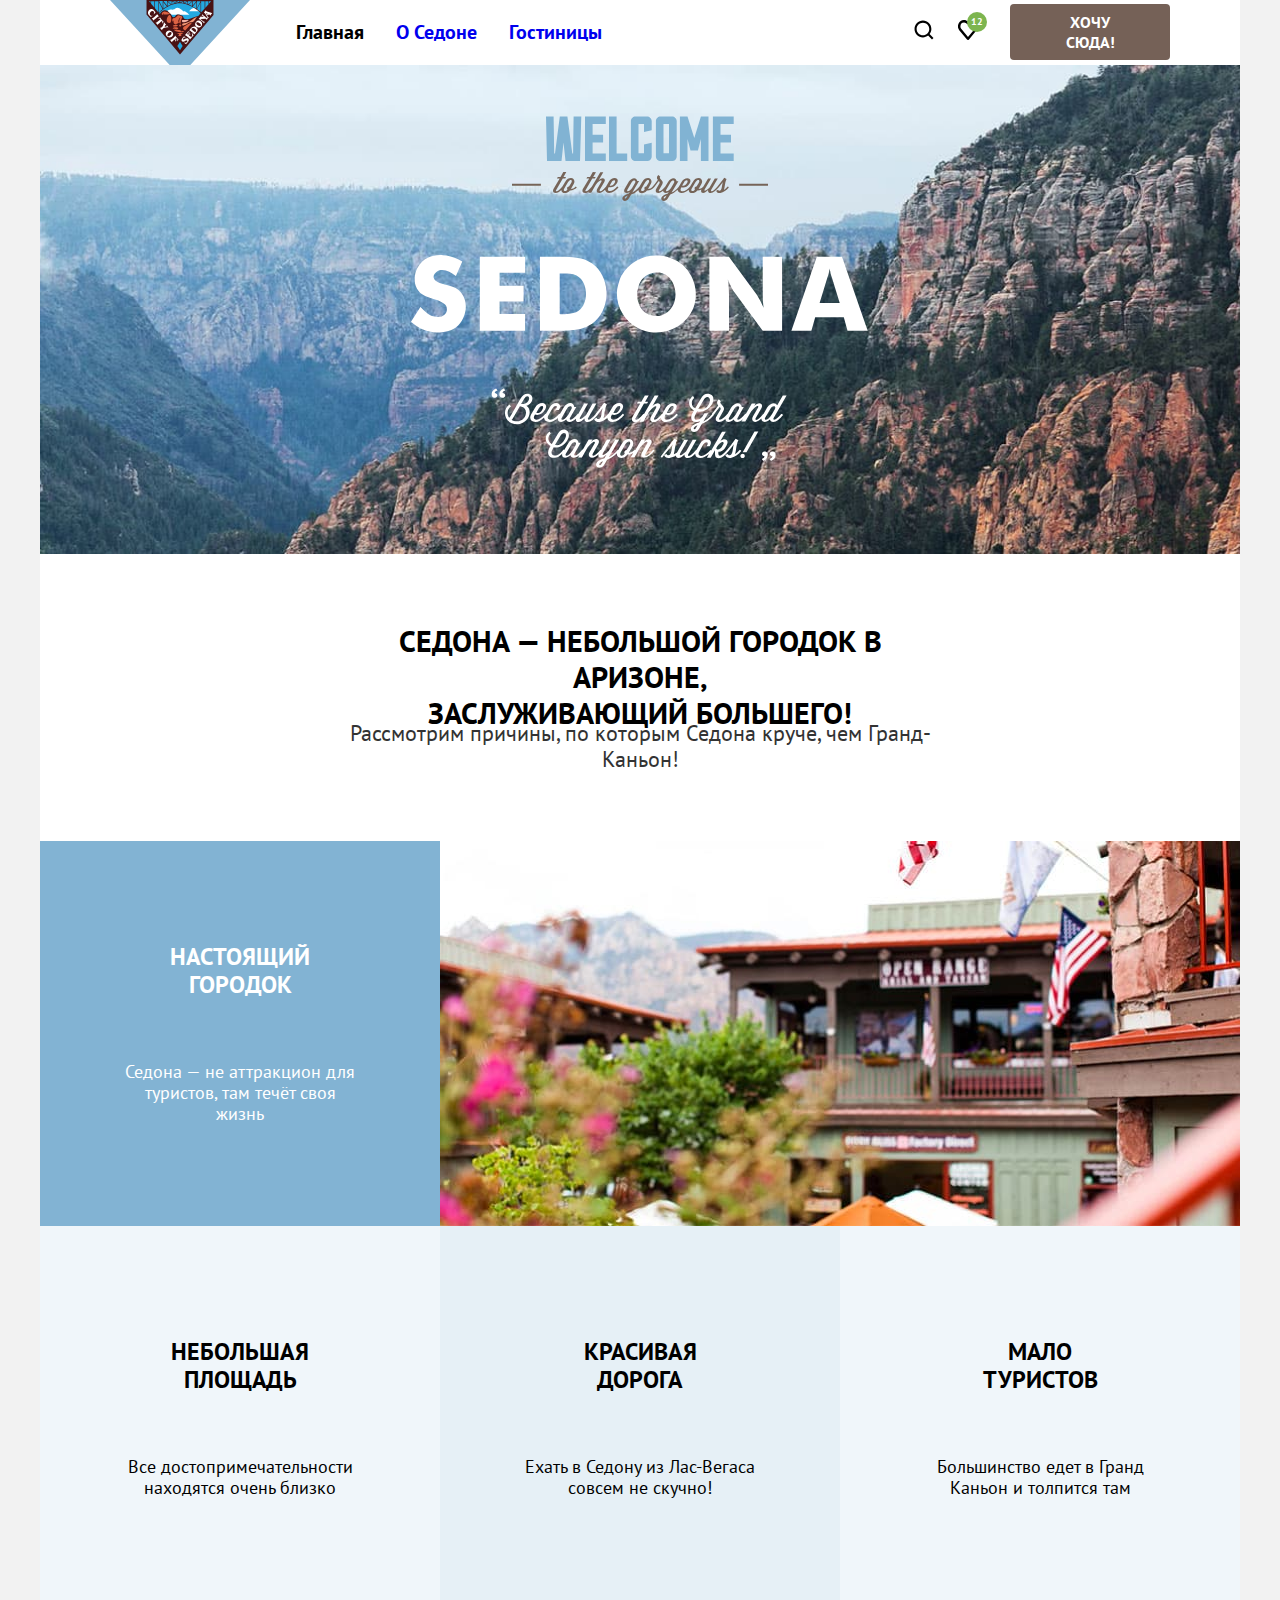
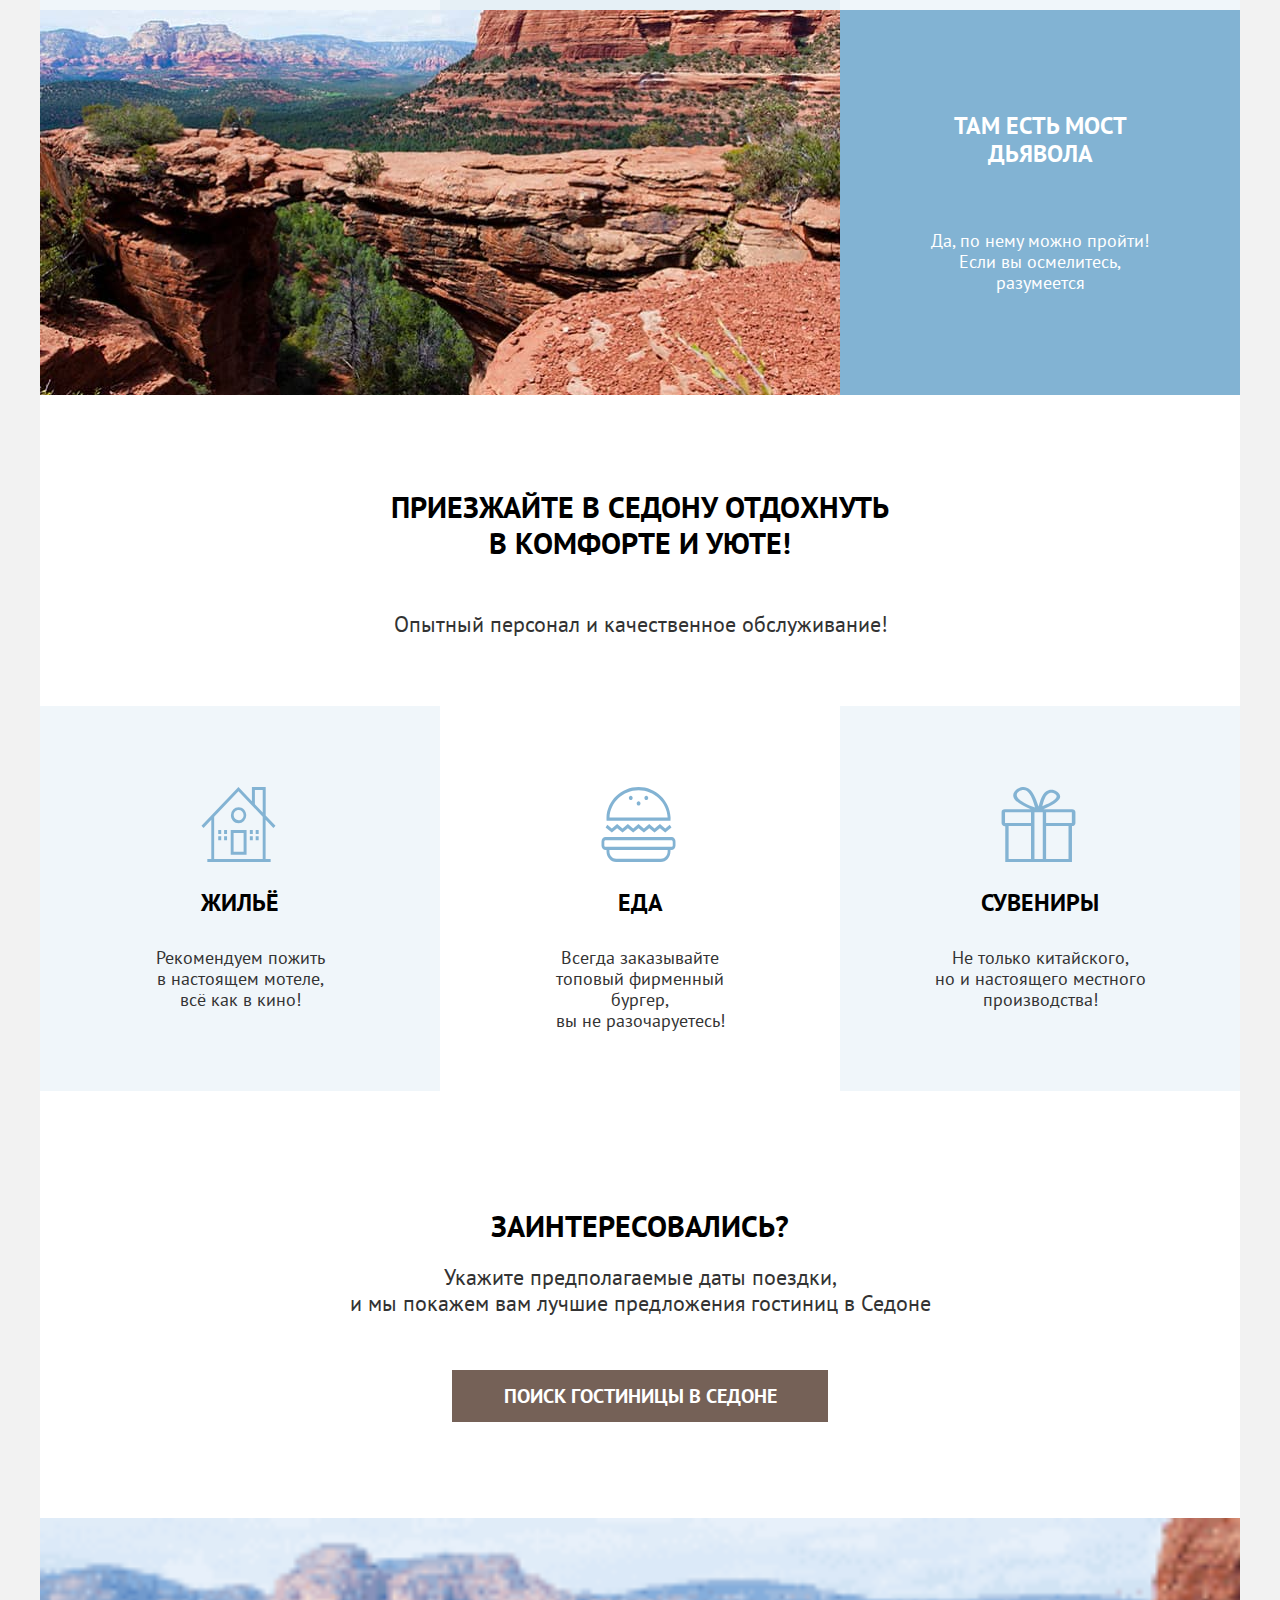
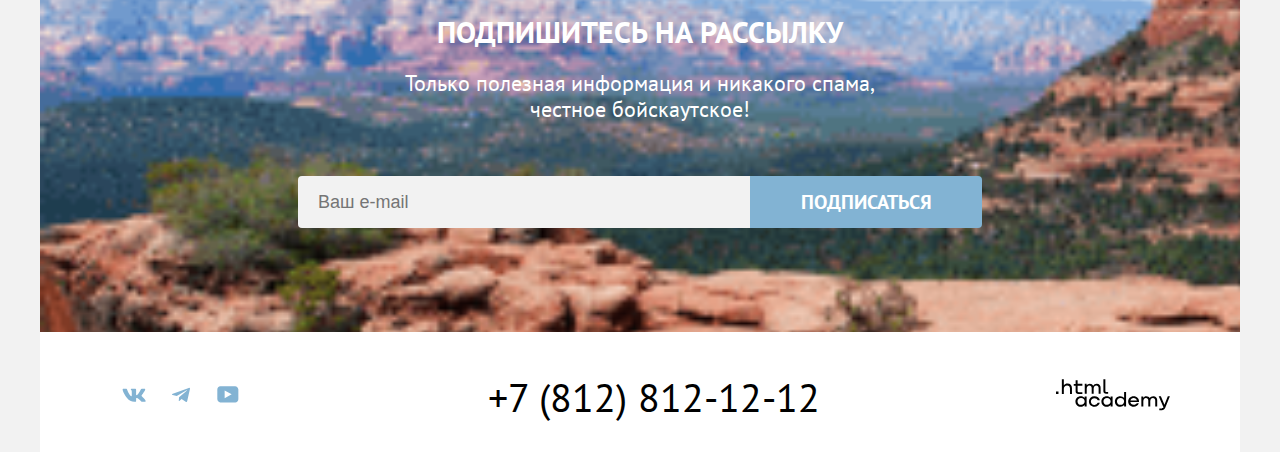
<file: 3/index.html>
<!DOCTYPE html>
<html lang="ru">
  <head>
    <meta charset="utf-8">
    <title>HTML Academy: Седона</title>
    <link rel="stylesheet" href="styles/styles.css">
    <base href="https://htmlacademy-htmlcss.github.io/2417021-sedona-1/3/">
</head>

  <body>
    <header class="page-header">
      <nav class="navigation">
        <a class="navigation-logo">
          <img class="page-header-logo" alt="Логотип городка Седона." src="images/logo-header.svg" width="140" height="70">
        </a>
        <ul class="navigation-list">
          <li class="navigation-item">
            <a class="navigation-link">Главная</a>
          </li>
          <li class="navigation-item">
            <a class="navigation-link" href="#">О Седоне</a>
          </li>
          <li class="navigation-item">
            <a class="navigation-link" href="catalog.html">Гостиницы</a>
          </li>
          </li>
          </li>
        </ul>
        <ul class="navigation-list navigation-user">
          <li class="navigation-item navigation-icon">
            <a class="navigation-link" href="#">
              <img class="search-icon" alt="Иконка поиска." src="images/search-header.svg" width="20" height="20">
              <span class="visually-hidden">
                Поиск
              </span>
            </a>
          </li>
          <li class="navigation-item navigation-icon">
            <a class="navigation-link" href="#">
              <img class="favorite-icon" alt="Иконка в виде сердечка." src="images/favorite.svg" width="20" height="20">
              <span class="visually-hidden">
                Избранное
              </span>
              <span class="navigation-favorite-hotels-count">
                12
              </span>
            </a>
          </li>
          <li class="navigation-item">
            <button class="button button-search-small" type="button">
              Хочу сюда!
            </button>
          </li>

          </li>
        </ul>
      </nav>
    </header>

    <main class="main-container">
      <div class="page-container">
        <section class="hero-section">
          <div class="hero-section-background">
            <h1 class="visually-hidden">Городок Седона</h1>
            <img class="hero-section-logo" alt="Welcome to the gorgeous Sedona. Because the Grand Canyon sucks!."  src="images/welcome.svg" width="458" height="352">
          </div>
          <h2 class="sedona-title">Седона — небольшой городок в Аризоне, <br>
            заслуживающий большего!</h2>
        </section>

        <section class="advantages">
          <h2 class="visually-hidden">Преимущества Седоны</h2>
          <p class="sedona-description">Рассмотрим причины, по которым Седона круче, чем Гранд-Каньон!</p>
          <ul class="advantages-list">
            <li class="advantages-item with-picture">
              <article class="picture-one">
                <div>
                  <h3 class="advantages-title">Настоящий городок</h3>
                  <p class="advantages-description">Седона — не аттракцион для<br>
                  туристов, там течёт своя<br>
                    жизнь</p>
                </div>
                <img class="advantages-picture-1" alt="Фотография с улиц Седоны." src="images/section-photo-1.jpg">
              </article>
            </li>
            <li class="advantages-item without-picture">
              <article>
                <h3 class="advantages-title">Небольшая площадь</h3>
                <p class="advantages-description">Все достопримечательности находятся очень близко</p>
              </article>
            </li>
            <li class="advantages-item   without-picture">
              <article>
                <h3 class="advantages-title ">Красивая дорога</h3>
                <p class="advantages-description">Ехать в Седону из Лас-Вегаса совсем не скучно!</p>
              </article>
            </li>
            <li class="advantages-item without-picture">
              <article>
                <h3 class="advantages-title">Мало туристов</h3>
                <p class="advantages-description">Большинство едет в Гранд Каньон и толпится там</p>
              </article>
            </li>
            <li class="advantages-item with-picture">
              <article class="picture-one">
                <img class="advantages-picture-1" alt="Фотография достопримечательности Седоны &quot;Мост Дьявола&quot;." src="images//section-photo-2.jpg">
                <div>
                  <h3 class="advantages-title">Там есть мост дьявола</h3>
                  <p class="advantages-description">Да, по нему можно пройти!<br>
                  Если вы осмелитесь,<br>
                    разумеется</p>
                </div>
              </article>
            </li>
          </ul>
          <p class="sedona-pseudo-title">Приезжайте в Седону отдохнуть <br>
            в комфорте и уюте!</p>
          <p class="sedona-description">Опытный персонал и качественное обслуживание!</p>
          <ul class="extra-advantages-list">
            <li class="extra-advantages-item">
              <article class="extra-advantages-house">
                <h3 class="extra-advantages-title">Жильё</h3>
                <p class="extra-advantages-description">Рекомендуем пожить<br>
                  в настоящем мотеле,<br>
                  всё как в кино!</p>
              </article>
            </li>
            <li class="extra-advantages-item">
              <article class="extra-advantages-food">
                <h3 class="extra-advantages-title">Еда</h3>
                <p class="extra-advantages-description">Всегда заказывайте<br>
                  топовый фирменный бургер,<br>
                  вы не разочаруетесь!</p>
              </article>
            </li>
            <li class="extra-advantages-item">
              <article class="extra-advantages-gift">
                <h3 class="extra-advantages-title">Сувениры</h3>
                <p class="extra-advantages-description">Не только китайского,<br>
                   но и настоящего местного<br>
                    производства!</p>
              </article>
            </li>
          </ul>
        </section>

        <section class="hotel-search">
          <h2 class="hotel-search-title">Заинтересовались?</h2>
          <p class="hotel-search-description">Укажите предполагаемые даты поездки,<br>
            и мы покажем вам лучшие предложения гостиниц в Седоне</p>
          <button class="button button-search-big" type="button">
            Поиск гостиницы в Седоне
          </button>
        </section>
      </div>
    </main>

    <footer class="page-footer">
      <section class="newsletter">
        <h2 class="newsletter-title">Подпишитесь на рассылку</h2>
        <p class="newsletter-description">Только полезная информация и никакого спама,<br>
          честное бойскаутское!</p>
        <form class="newsletter-form" action="https://echo.htmlacademy.ru/" method="post">

          <label for="newsletter-email"></label>
          <input class="email-field" placeholder="Ваш e-mail" type="email" name="newsletter-email" id="newsletter-email" required>

          <button class="button button-subscribe" type="submit">
            Подписаться
          </button>
        </form>
      </section>

      <section class="footer-contacts">
        <h2 class="visually-hidden">Контакты</h2>
        <ul class="footer-social-list">
          <li class="footer-social-item">
            <a class="button" href="https://vk.com/htmlacademy">
              <img class="footer-social-icon" alt="логотип соцсети Вконтакте." src="images/vk-logo.svg" width="24" height="14">
              <span class="visually-hidden">Вконтакте</span>
            </a>
          </li>
          <li class="footer-social-item">
            <a class="button" href="https://t.me/htmlacademy">
              <img class="footer-social-icon" alt="логотип мессенджера Телеграм." src="images/telegram-logo.svg" width="18" height="15">
              <span class="visually-hidden">Телеграм</span>
            </a>
          </li>
          <li class="footer-social-item">
            <a class="button" href="https://www.youtube.com/user/htmlacademyru">
              <img class="footer-social-icon" alt="логотип видеохостинга Youtube." src="images/youtube-logo.svg" width="22" height="17">
              <span class="visually-hidden">Ютуб</span>
            </a>
          </li>
          </li>
        </ul>
        <address class="footer-telephone">
          <a class="footer-contacts-address-phone" href="tel:+78128121212">+7 (812) 812-12-12</a>
        </address>
        <a class="footer-logo" href="https://htmlacademy.ru/">
          <img class="page-footer-logo-picture" alt="Логотип .htmlacademy" src="images/html-academy-logo.svg" width="114" height="32">
        </a>
      </section>

    </footer>
  </body>
</html>
</file>
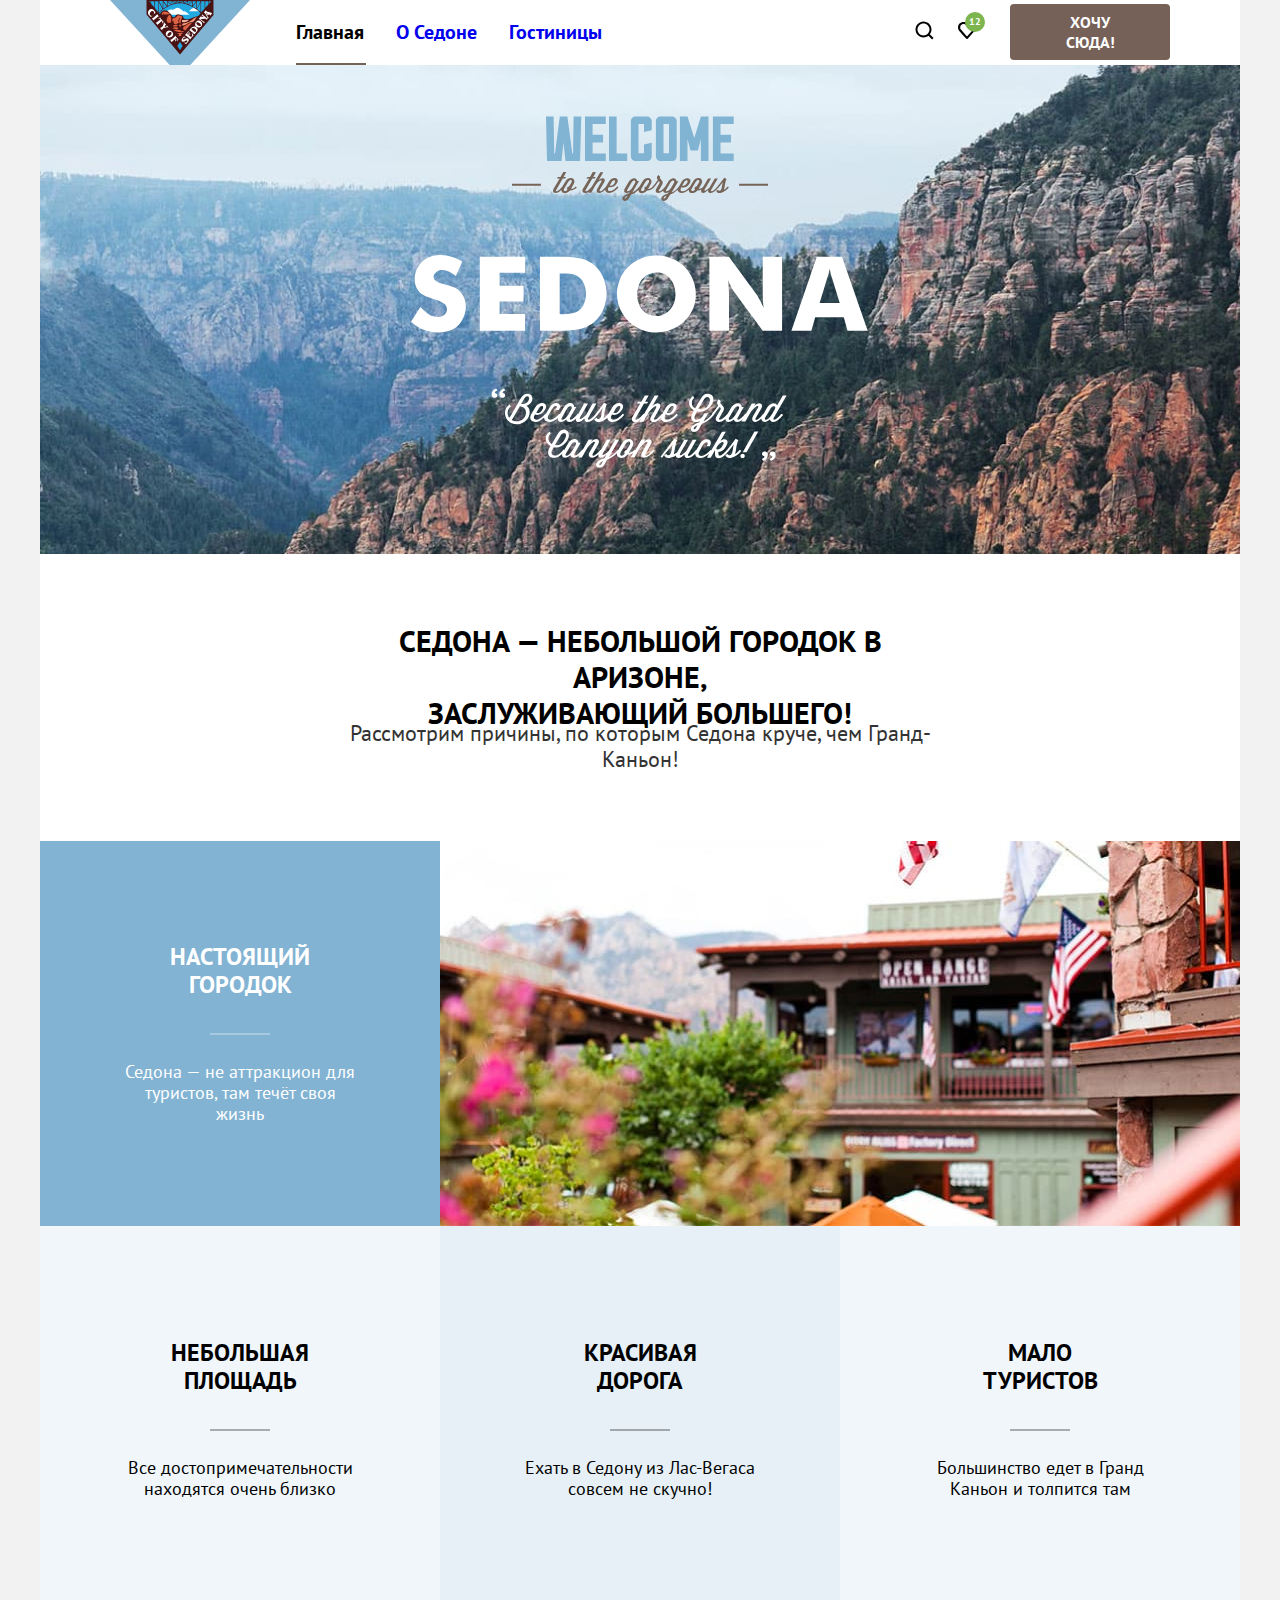
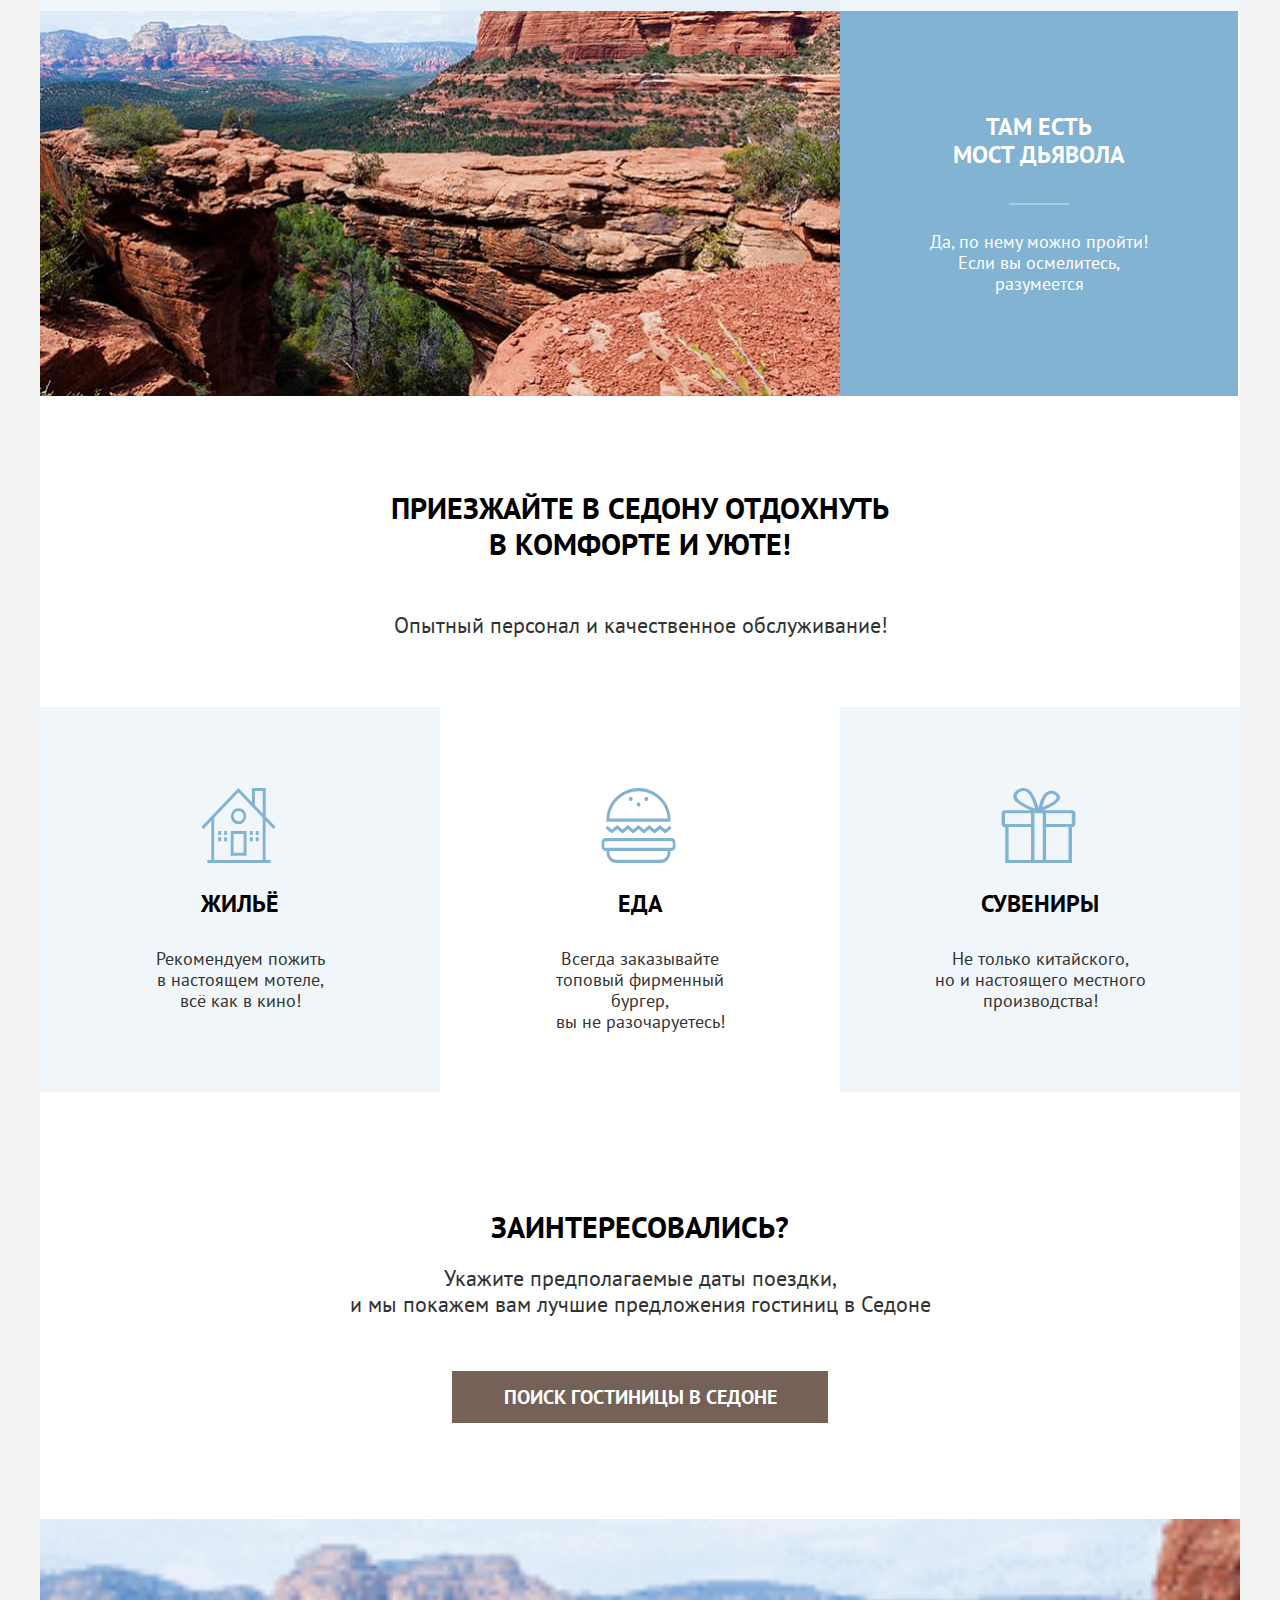
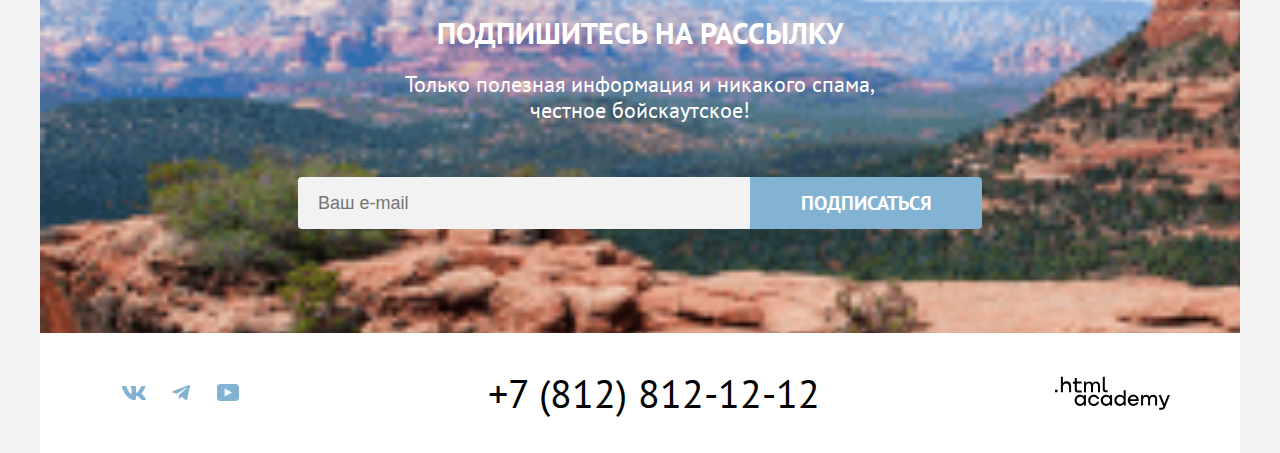
<file: 4/index.html>
<!DOCTYPE html>
<html lang="ru">
  <head>
    <meta charset="utf-8">
    <title>HTML Academy: Седона</title>
    <link rel="stylesheet" href="styles/styles.css">
    <base href="https://htmlacademy-htmlcss.github.io/2417021-sedona-1/4/">
</head>

  <body>
    <header class="page-header">
      <nav class="navigation">
        <a class="navigation-logo">
          <img class="page-header-logo" alt="Логотип городка Седона." src="images/logo-header.svg" width="140" height="70">
        </a>
        <ul class="navigation-list">
          <li class="navigation-item">
            <a class="navigation-link navigation-link-index">Главная</a>
          </li>
          <li class="navigation-item">
            <a class="navigation-link" href="#">О Седоне</a>
          </li>
          <li class="navigation-item">
            <a class="navigation-link" href="catalog.html">Гостиницы</a>
          </li>
          </li>
          </li>
        </ul>
        <ul class="navigation-list navigation-user">
          <li class="navigation-item navigation-icon">
            <a class="navigation-link" href="#">
              <svg aria-hiden="true" focusable="false" width="20" height="20" viewBox="0 0 20 20" fill="none" xmlns="http://www.w3.org/2000/svg">
                <path d="m19.5 18.008-3.7-3.68c1-1.292 1.7-2.983 1.7-4.872 0-4.376-3.6-7.956-8-7.956s-8 3.68-8 8.055c0
                4.376 3.6 7.956 8 7.956 1.8 0 3.5-.597 4.9-1.69l3.7 3.679 1.4-1.492Zm-10-2.486c-3.3 0-6-2.685-6-5.967
                0-3.282 2.7-5.967 6-5.967s6 2.685 6 5.967c0 3.282-2.7 5.967-6 5.967Z" fill="#000"/></svg>
              <span class="visually-hidden">
                Поиск
              </span>
            </a>
          </li>
          <li class="navigation-item navigation-icon">
            <a class="navigation-link" href="#">
              <svg aria-hiden="true" focusable="false" width="18" height="17" viewBox="0 0 18 17" fill="none" xmlns="http://www.w3.org/2000/svg">
                <path d="M8.9 17c-.3 0-.6-.1-.8-.4-5.4-6.1-6.7-7.5-7-7.9C.4 7.8 0 6.6 0 5.4 0 2.4 2.4 0 5.5 0
                6.8 0 8 .5 9 1.3 10 .5 11.3 0 12.5 0c3 0 5.5 2.4 5.5 5.4 0 1.3-.5 2.5-1.3 3.4l-7 7.9c-.2.2-.4.3-.8.3Zm-6-9.5c.3.4 3.5 4
                6.1 6.9l6.2-7c.5-.5.7-1.2.7-2 0-1.8-1.5-3.3-3.3-3.3-1 0-2 .5-2.7 1.3-.3.3-.6.4-.9.4-.3 0-.6-.2-.8-.4-.7-.8-1.7-1.3-2.7-1.3-1.8
                0-3.3 1.5-3.3 3.3-.1.9.3 1.6.7 2.1-.1 0-.1 0 0 0Z" fill="#000"/></svg>
              <span class="visually-hidden">
                Избранное
              </span>
              <span class="navigation-favorite-hotels-count">
                12
              </span>
            </a>
          </li>
          <li class="navigation-item">
            <button class="button button-search-small button-brown" type="button">
              Хочу сюда!
            </button>
          </li>
        </ul>
      </nav>
    </header>

    <main class="main-container">
      <div class="page-container">
        <section class="hero-section">
          <div class="hero-section-background">
            <h1 class="visually-hidden">Городок Седона</h1>
            <img class="hero-section-logo" alt="Welcome to the gorgeous Sedona. Because the Grand Canyon sucks!."  src="images/welcome.svg" width="458" height="352">
          </div>
          <h2 class="sedona-title">Седона — небольшой городок в Аризоне, <br>
            заслуживающий большего!</h2>
        </section>

        <section class="advantages">
          <h2 class="visually-hidden">Преимущества Седоны</h2>
          <p class="sedona-description">Рассмотрим причины, по которым Седона круче, чем Гранд-Каньон!</p>
          <ul class="advantages-list">
            <li class="advantages-item with-picture">
              <article class="picture-one">
                <div class="advantages-container">
                  <h3 class="advantages-title">Настоящий городок</h3>
                  <p class="advantages-description">Седона — не аттракцион для<br>
                  туристов, там течёт своя<br>
                    жизнь</p>
                </div>
                <img class="advantages-picture-1" alt="Фотография с улиц Седоны." src="images/section-photo-1.jpg">
              </article>
            </li>
            <li class="advantages-item without-picture">
              <article class="picture-without">
                <div class="advantages-container">
                  <h3 class="advantages-title">Небольшая площадь</h3>
                  <p class="advantages-description">Все достопримечательности находятся очень близко</p>
                <div>
              </article>
            </li>
            <li class="advantages-item without-picture">
              <article class="picture-without">
                <div class="advantages-container">
                  <h3 class="advantages-title ">Красивая дорога</h3>
                  <p class="advantages-description">Ехать в Седону из Лас-Вегаса совсем не скучно!</p>
                <div>
              </article>
            </li>
            <li class="advantages-item without-picture">
              <article class="picture-without">
                <div class="advantages-container">
                  <h3 class="advantages-title">Мало туристов</h3>
                  <p class="advantages-description">Большинство едет в Гранд Каньон и толпится там</p>
                <div>
              </article>
            </li>
            <li class="advantages-item with-picture">
              <article class="picture-one">
                <img class="advantages-picture-1" alt="Фотография достопримечательности Седоны &quot;Мост Дьявола&quot;." src="images//section-photo-2.jpg">
                <div class="advantages-container">
                  <h3 class="advantages-title">Там есть<br>
                     мост дьявола</h3>
                  <p class="advantages-description">Да, по нему можно пройти!<br>
                  Если вы осмелитесь,<br>
                    разумеется</p>
                </div>
              </article>
            </li>
          </ul>
          <p class="sedona-pseudo-title">Приезжайте в Седону отдохнуть <br>
            в комфорте и уюте!</p>
          <p class="sedona-description">Опытный персонал и качественное обслуживание!</p>
          <ul class="extra-advantages-list">
            <li class="extra-advantages-item">
              <article class="extra-advantages-house">
                <h3 class="extra-advantages-title">Жильё</h3>
                <p class="extra-advantages-description">Рекомендуем пожить<br>
                  в настоящем мотеле,<br>
                  всё как в кино!</p>
              </article>
            </li>
            <li class="extra-advantages-item">
              <article class="extra-advantages-food">
                <h3 class="extra-advantages-title">Еда</h3>
                <p class="extra-advantages-description">Всегда заказывайте<br>
                  топовый фирменный бургер,<br>
                  вы не разочаруетесь!</p>
              </article>
            </li>
            <li class="extra-advantages-item">
              <article class="extra-advantages-gift">
                <h3 class="extra-advantages-title">Сувениры</h3>
                <p class="extra-advantages-description">Не только китайского,<br>
                   но и настоящего местного<br>
                    производства!</p>
              </article>
            </li>
          </ul>
        </section>

        <section class="hotel-search">
          <h2 class="hotel-search-title">Заинтересовались?</h2>
          <p class="hotel-search-description">Укажите предполагаемые даты поездки,<br>
            и мы покажем вам лучшие предложения гостиниц в Седоне</p>
          <button class="button button-search-big button-brown" type="button">
            Поиск гостиницы в Седоне
          </button>
        </section>
      </div>
    </main>

    <footer class="page-footer">
      <section class="newsletter">
        <h2 class="newsletter-title">Подпишитесь на рассылку</h2>
        <p class="newsletter-description">Только полезная информация и никакого спама,<br>
          честное бойскаутское!</p>
        <form class="newsletter-form" action="https://echo.htmlacademy.ru/" method="post">

          <label for="newsletter-email"></label>
          <input class="email-field" placeholder="Ваш e-mail" type="email" name="newsletter-email" id="newsletter-email" required>

          <button class="button button-subscribe button-blue" type="submit">
            Подписаться
          </button>
        </form>
      </section>

      <section class="footer-contacts">
        <h2 class="visually-hidden">Контакты</h2>
        <ul class="footer-social-list">
          <li class="footer-social-item">
            <a class="footer-social-link footer-social-vk" href="https://vk.com/htmlacademy">
              <svg class="footer-social-icon" aria-hiden="true" focusable="false" width="24" height="14" viewBox="0 0 24 14" fill="none" xmlns="http://www.w3.org/2000/svg">
                <path fill-rule="evenodd" clip-rule="evenodd" d="M23.45.948c.166-.546 0-.948-.795-.948H20.03c-.668 0-.976.347-1.143.73 0 0-1.335 3.196-3.226
                5.272-.612.602-.89.793-1.224.793-.167 0-.418-.191-.418-.738V.948c0-.656-.184-.948-.74-.948H9.151c-.417 0-.668.304-.668.593 0 .621.946.765 1.043
                2.513v3.798c0 .833-.153.984-.487.984-.89 0-3.055-3.211-4.34-6.885C4.45.288 4.198 0 3.527 0H.9C.15 0 0 .347 0 .73c0 .682.89 4.07 4.145 8.551C6.315
                12.341 9.37 14 12.153 14c1.669 0 1.875-.368 1.875-1.003v-2.313c0-.737.158-.884.687-.884.39 0 1.057.192 2.615 1.667C19.11 13.216 19.403 14 20.405
                14h2.625c.75 0 1.126-.368.91-1.096-.238-.724-1.088-1.775-2.215-3.022-.612-.71-1.53-1.475-1.809-1.858-.389-.491-.278-.71 0-1.147 0 0 3.2-4.426
                3.533-5.929h.001Z" fill="#83B3D3"/>
              </svg>
              <span class="visually-hidden">Вконтакте</span>
            </a>
          </li>
          <li class="footer-social-item">
            <a class="footer-social-link footer-social-telegram" href="https://t.me/htmlacademy">
              <svg class="footer-social-icon" aria-hiden="true" focusable="false" width="18" height="16" viewBox="0 0 18 16" fill="none" xmlns="http://www.w3.org/2000/svg">
                <path d="M16.785.1.84 6.247C-.248 6.685-.24 7.292.64 7.563L4.735 8.84l9.472-5.976c.448-.273.857-.126.52.172L7.053 9.962H7.05h.002l-.283 4.22c.414
                0 .597-.19.829-.413l1.988-1.934 4.136 3.055c.762.42 1.31.204 1.5-.706L17.938 1.39c.278-1.114-.425-1.619-1.153-1.29Z" fill="#83B3D3"/></svg>
              <span class="visually-hidden">Телеграм</span>
            </a>
          </li>
          <li class="footer-social-item">
            <a class="footer-social-link footer-social-youtube" href="https://www.youtube.com/user/htmlacademyru">
               <svg class="footer-social-icon" aria-hiden="true" focusable="false" width="22" height="17" viewBox="0 0 22 17" fill="none" xmlns="http://www.w3.org/2000/svg">
                <path d="M18.607 0H3.174C1.314 0 0 1.594 0 3.4v10.094C0 15.406 1.313 17 3.174 17h15.652C20.468 17 22 15.406 22 13.6V3.4C21.781 1.594 20.468 0 18.607 0ZM7.662
                12.537V4.463L14.995 8.5l-7.333 4.037Z" fill="#83B3D3"/></svg>
              <span class="visually-hidden">Ютуб</span>
            </a>
          </li>
          </li>
        </ul>
        <address class="footer-telephone">
          <a class="footer-contacts-address-phone" href="tel:+78128121212">+7 (812) 812-12-12</a>
        </address>
        <a class="footer-logo" href="https://htmlacademy.ru/">
          <svg class="footer-html-logo" aria-hidden="true" focusable="false" width="115" height="34" viewBox="0 0 115 34" fill="none" xmlns="http://www.w3.org/2000/svg"><path d="M0 13.723v2.6h2.5v-2.6H0Zm11.6-8.4c-1.6 0-2.8.7-3.6 1.7h-.1v-6.2h-2v15.5h2v-5.3c0-2.1 1.3-3.6 3.3-3.6 1.8 0 2.9 1.4 2.9 3.2v5.7h2v-6.1c.1-3-1.8-4.9-4.5-4.9Zm15 .3h-4.8v-3.7h-2v3.8h-1.9v2h1.9v6c0 1.7 1 2.7 2.7 2.7h4.1v-2h-3.7c-.7 0-1.1-.4-1.1-1.1v-5.7h4.8v-2Zm14.5-.2c-1.6 0-2.9.8-3.5 2.1h-.1c-.6-1.2-1.8-2.1-3.4-2.1-1.4 0-2.5.8-3.1 1.8h-.1v-1.6H29v10.6h2v-5.4c0-2 1-3.5 2.6-3.5 1.5 0 2.4 1 2.4 2.6v6.3h2v-5.6c0-2.4 1.4-3.3 2.6-3.3 1.5 0 2.4 1 2.4 2.6v6.3h2v-6.5c.1-2.5-1.4-4.3-3.9-4.3Zm6.7 8.1c0 1.7 1 2.7 2.8 2.7h2v-2h-1.7c-.7 0-1.1-.4-1.1-1.1V.823h-2v12.7Zm-18.9 7c-.9-1.1-2.2-1.8-3.9-1.8-3.1 0-5.4 2.3-5.4 5.6s2.3 5.6 5.4 5.6c1.8 0 3-.8 3.8-1.9h.1v1.6h2v-10.6h-2v1.5Zm-3.6 7.4c-2.2 0-3.6-1.6-3.6-3.6s1.4-3.6 3.6-3.6 3.6 1.6 3.6 3.6c0 1.9-1.4 3.6-3.6 3.6Zm18.9-5.1c-.5-2.4-2.6-4.1-5.4-4.1-3.4 0-5.6 2.5-5.6 5.6 0 3.1 2.2 5.6 5.6 5.6 2.8 0 4.9-1.8 5.4-4.2h-2.1c-.4 1.3-1.7 2.3-3.3 2.3-2.2 0-3.6-1.6-3.6-3.6s1.4-3.6 3.6-3.6c1.6 0 2.8 1 3.3 2.2h2.1v-.2Zm10.9-2.3c-.9-1.1-2.2-1.8-3.9-1.8-3.1 0-5.4 2.3-5.4 5.6s2.3 5.6 5.4 5.6c1.8 0 3-.8 3.8-1.9h.1v1.6h2v-10.6h-2v1.5Zm-3.6 7.4c-2.2 0-3.6-1.6-3.6-3.6s1.4-3.6 3.6-3.6 3.6 1.6 3.6 3.6c0 1.9-1.5 3.6-3.6 3.6Zm17.2-7.3c-.9-1.1-2.2-1.9-3.9-1.9-3.1 0-5.4 2.3-5.4 5.6s2.2 5.6 5.4 5.6c1.7 0 3-.8 3.8-1.8h.1v1.5h2v-15.4h-2v6.4Zm-3.6 7.3c-2.2 0-3.6-1.6-3.6-3.6s1.4-3.6 3.6-3.6 3.6 1.6 3.6 3.6c-.1 2-1.5 3.6-3.6 3.6Zm13.2-9.2c-3.3 0-5.5 2.5-5.5 5.6 0 3 2.1 5.6 5.5 5.6 2.5 0 4.5-1.3 5.2-3.6h-2.1c-.5 1-1.6 1.6-3 1.6-1.9 0-3.3-1.3-3.4-2.9h8.8c.2-3.6-2-6.3-5.5-6.3Zm0 1.9c1.7 0 3 1 3.3 2.6h-6.5c.3-1.5 1.5-2.6 3.2-2.6Zm19.9-1.9c-1.6 0-2.9.8-3.6 2h-.1c-.6-1.2-1.8-2-3.4-2-1.4 0-2.5.7-3.1 1.8v-1.5h-1.9v10.6h2v-5.4c0-2 1-3.4 2.6-3.5 1.5 0 2.4 1 2.4 2.6v6.3h2v-5.6c0-2.4 1.4-3.3 2.6-3.3 1.5 0 2.4 1 2.4 2.6v6.3h2v-6.5c.1-2.6-1.4-4.4-3.9-4.4Zm11.2 9.1-3.6-8.9h-2.2l4.8 11.6c-.3.9-.7 1.2-1.7 1.2h-2.5v2h2.5c1.8 0 2.8-.8 3.5-2.6l4.7-12.2h-2.1l-3.4 8.9Z" fill="#000"/></svg>
        </a>
      </section>

    </footer>
  </body>
</html>
</file>
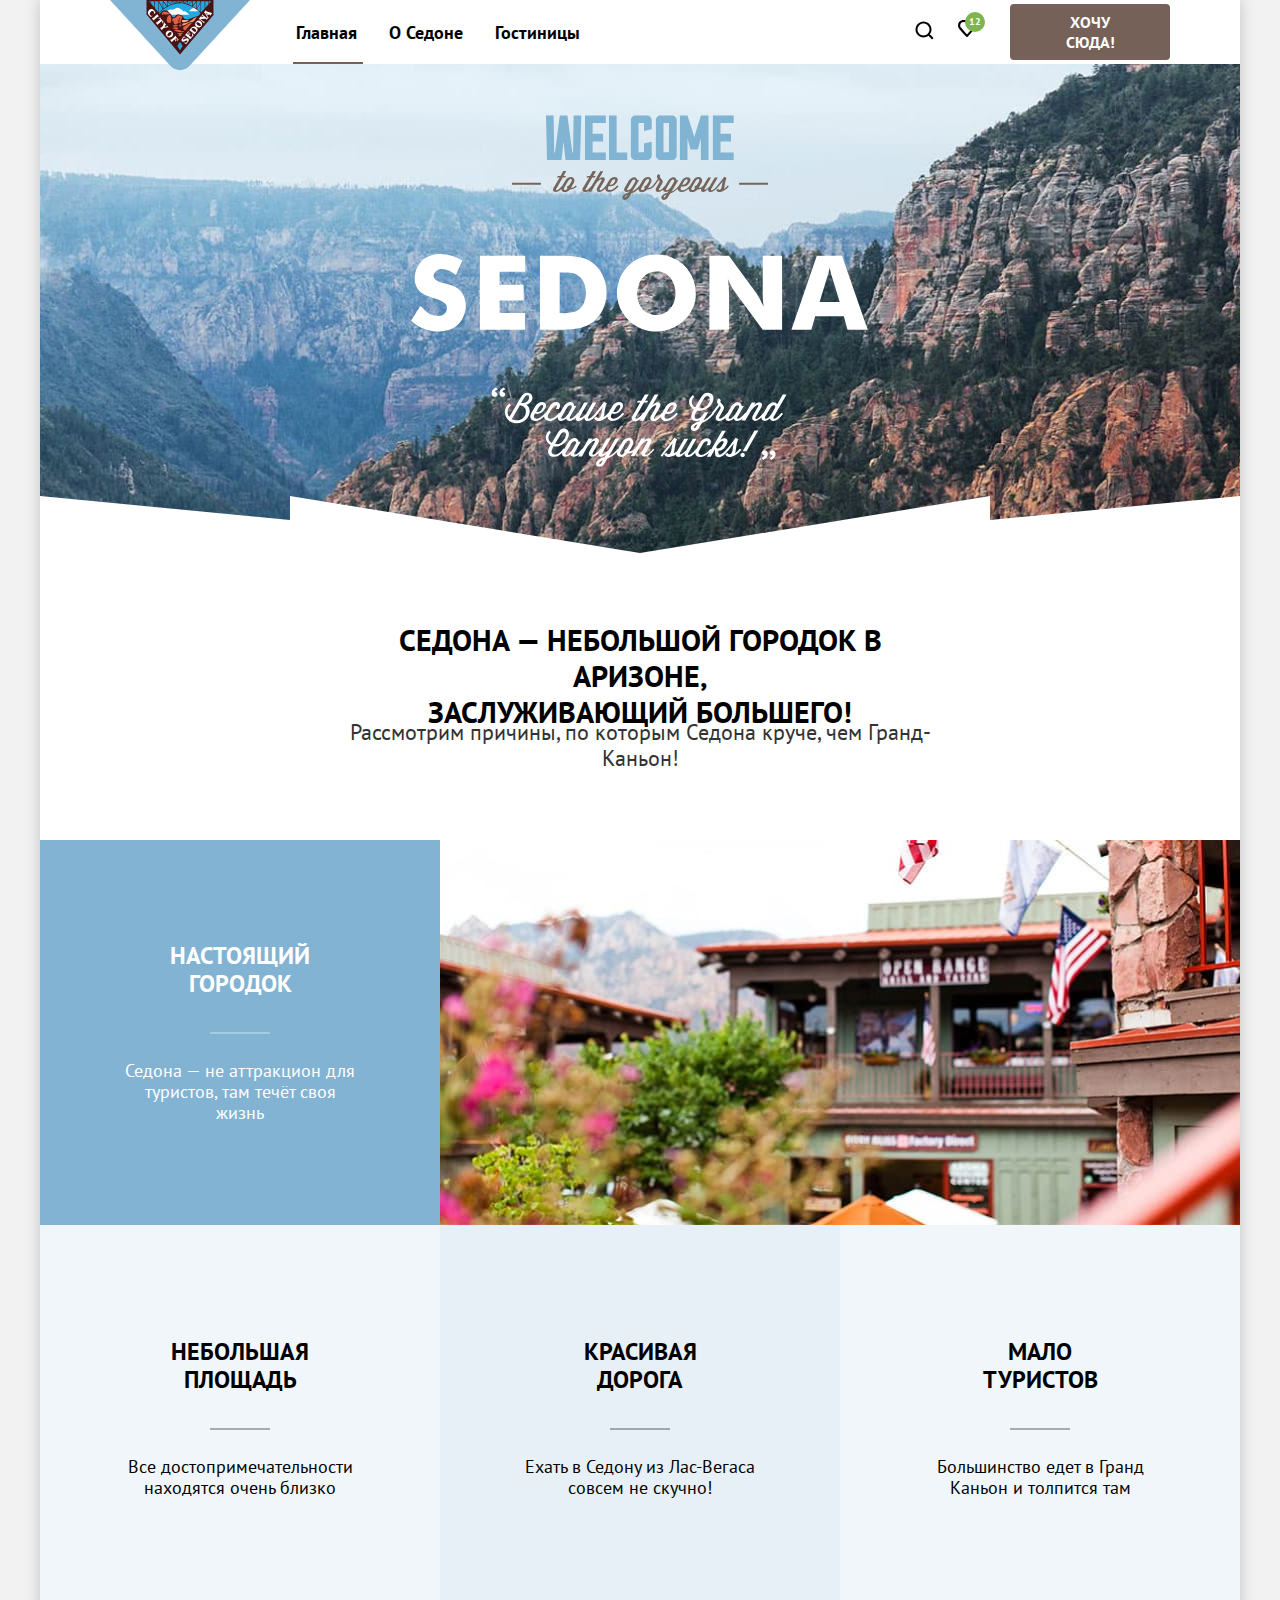
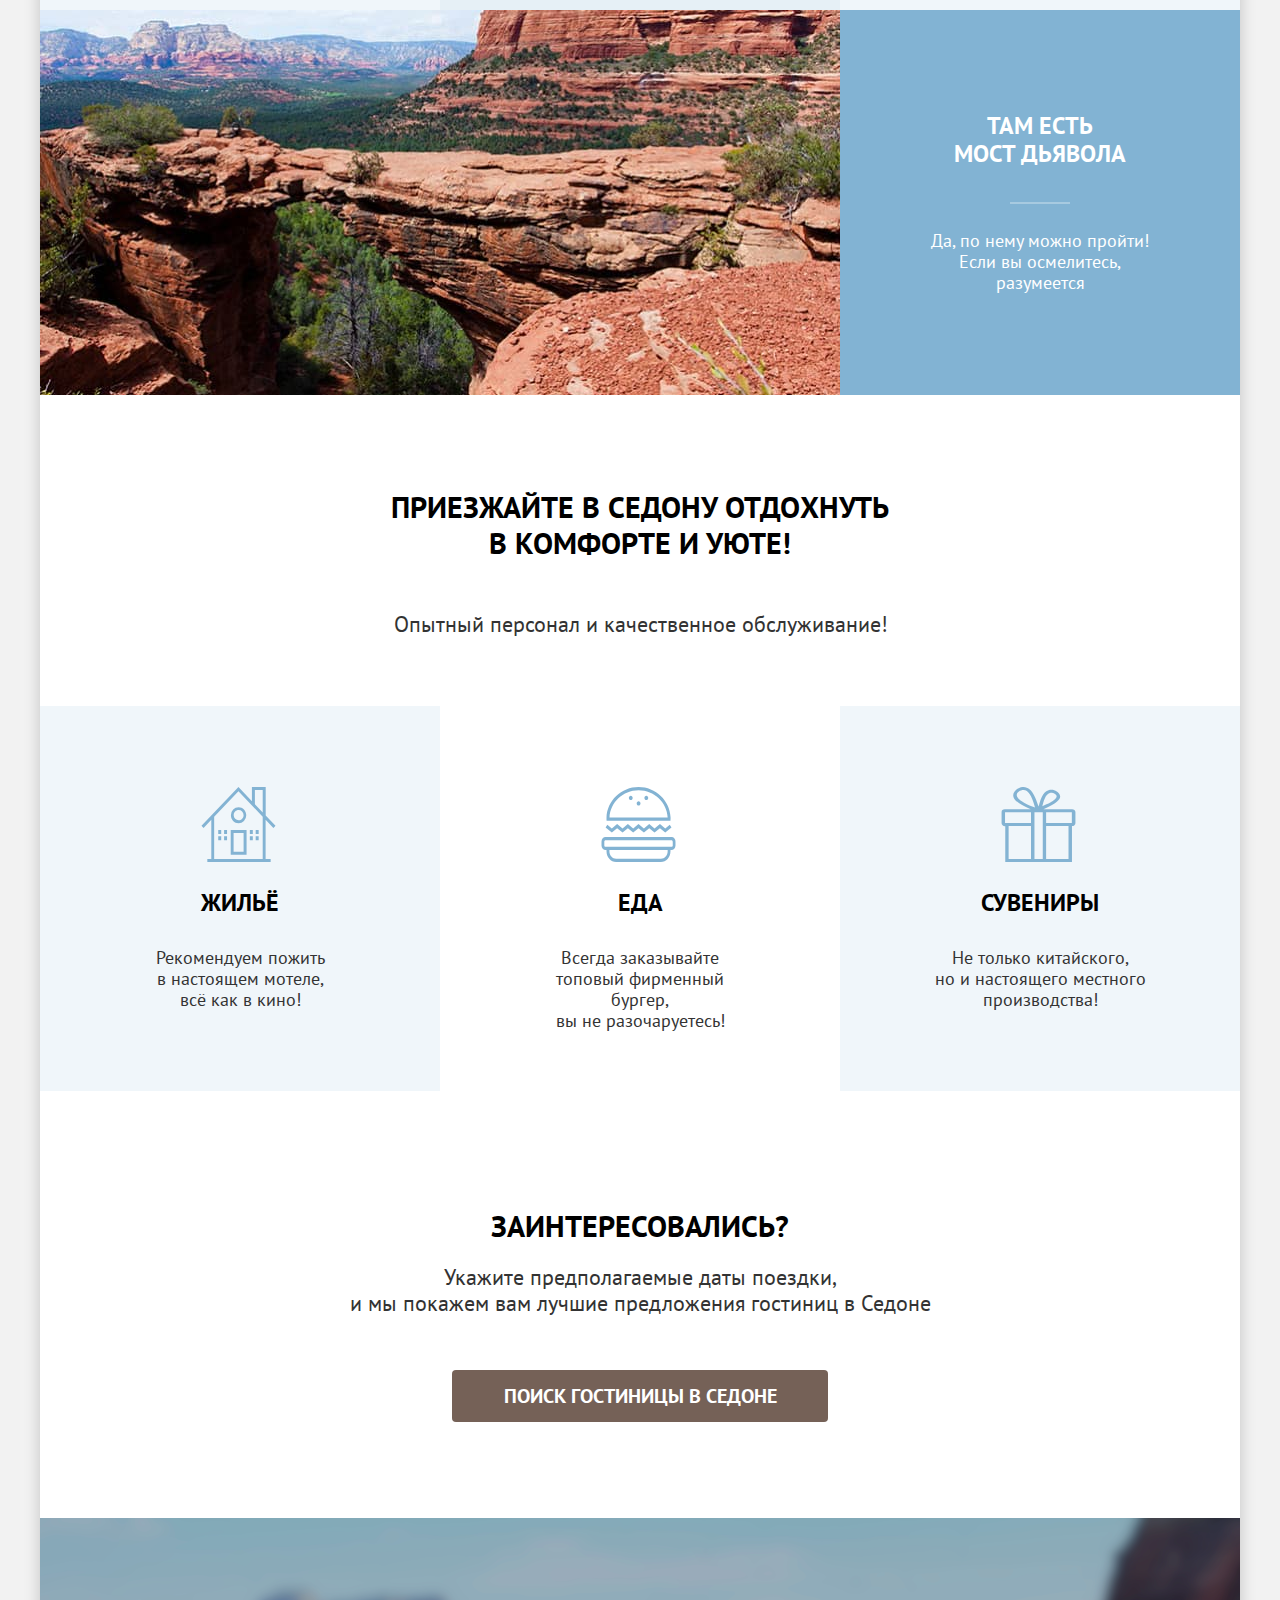
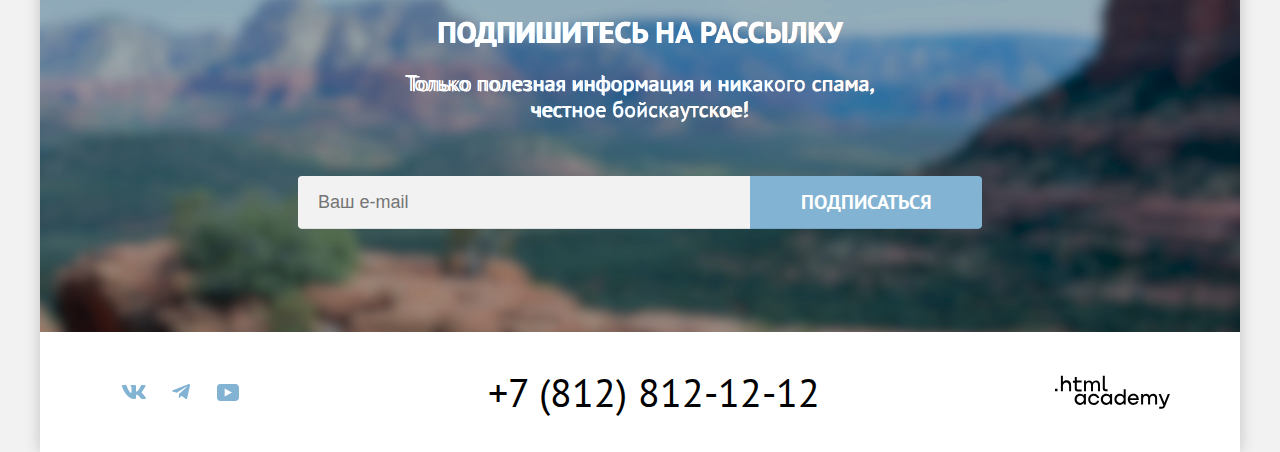
<file: 5/index.html>
<!DOCTYPE html>
<html lang="ru">
  <head>
    <meta charset="utf-8">
    <title>HTML Academy: Седона</title>
    <link rel="stylesheet" href="styles/styles.css">
    <base href="https://htmlacademy-htmlcss.github.io/2417021-sedona-1/5/">
</head>

  <body>
    <div class="page-wrapper">
      <header class="page-header">
        <nav class="navigation">
          <a class="navigation-logo">
            <img class="page-header-logo" alt="Логотип городка Седона." src="images/logo-header.svg" width="140" height="70">
          </a>
          <ul class="navigation-list">
            <li class="navigation-item">
              <a class="navigation-link navigation-link-index">Главная</a>
            </li>
            <li class="navigation-item">
              <a class="navigation-link" href="#">О Седоне</a>
            </li>
            <li class="navigation-item">
              <a class="navigation-link" href="catalog.html">Гостиницы</a>
            </li>
            </li>
            </li>
          </ul>
          <ul class="navigation-list navigation-user">
            <li class="navigation-item navigation-icon">
              <a class="navigation-link" href="#">
                <svg aria-hiden="true" focusable="false" width="20" height="20" viewBox="0 0 20 20" fill="none" xmlns="http://www.w3.org/2000/svg">
                  <path d="m19.5 18.008-3.7-3.68c1-1.292 1.7-2.983 1.7-4.872 0-4.376-3.6-7.956-8-7.956s-8 3.68-8 8.055c0
                  4.376 3.6 7.956 8 7.956 1.8 0 3.5-.597 4.9-1.69l3.7 3.679 1.4-1.492Zm-10-2.486c-3.3 0-6-2.685-6-5.967
                  0-3.282 2.7-5.967 6-5.967s6 2.685 6 5.967c0 3.282-2.7 5.967-6 5.967Z" fill="#000"/></svg>
                <span class="visually-hidden">
                  Поиск
                </span>
              </a>
            </li>
            <li class="navigation-item navigation-icon">
              <a class="navigation-link" href="#">
                <svg aria-hiden="true" focusable="false" width="18" height="17" viewBox="0 0 18 17" fill="none" xmlns="http://www.w3.org/2000/svg">
                  <path d="M8.9 17c-.3 0-.6-.1-.8-.4-5.4-6.1-6.7-7.5-7-7.9C.4 7.8 0 6.6 0 5.4 0 2.4 2.4 0 5.5 0
                  6.8 0 8 .5 9 1.3 10 .5 11.3 0 12.5 0c3 0 5.5 2.4 5.5 5.4 0 1.3-.5 2.5-1.3 3.4l-7 7.9c-.2.2-.4.3-.8.3Zm-6-9.5c.3.4 3.5 4
                  6.1 6.9l6.2-7c.5-.5.7-1.2.7-2 0-1.8-1.5-3.3-3.3-3.3-1 0-2 .5-2.7 1.3-.3.3-.6.4-.9.4-.3 0-.6-.2-.8-.4-.7-.8-1.7-1.3-2.7-1.3-1.8
                  0-3.3 1.5-3.3 3.3-.1.9.3 1.6.7 2.1-.1 0-.1 0 0 0Z" fill="#000"/></svg>
                <span class="visually-hidden">
                  Избранное
                </span>
                <span class="navigation-favorite-hotels-count">
                  12
                </span>
              </a>
            </li>
            <li class="navigation-item">
              <button class="button button-search-small button-brown" type="button">
                Хочу сюда!
              </button>
            </li>
          </ul>
        </nav>
      </header>

      <main class="main-container">
        <div class="page-container">
          <section class="hero-section">
            <div class="hero-section-background">
              <h1 class="visually-hidden">Городок Седона</h1>
              <img class="hero-section-logo" alt="Welcome to the gorgeous Sedona. Because the Grand Canyon sucks!."  src="images/welcome.svg" width="458" height="352">
            </div>
            <h2 class="sedona-title">Седона — небольшой городок в Аризоне, <br>
              заслуживающий большего!</h2>
          </section>

          <section class="advantages">
            <h2 class="visually-hidden">Преимущества Седоны</h2>
            <p class="sedona-description">Рассмотрим причины, по которым Седона круче, чем Гранд-Каньон!</p>
            <ul class="advantages-list">
              <li class="advantages-item with-picture">
                <article class="picture-one">
                  <div class="advantages-container">
                    <h3 class="advantages-title">Настоящий городок</h3>
                    <p class="advantages-description">Седона — не аттракцион для<br>
                    туристов, там течёт своя<br>
                      жизнь</p>
                  </div>
                  <img class="advantages-picture-1" alt="Фотография с улиц Седоны." src="images/section-photo-1.jpg">
                </article>
              </li>
              <li class="advantages-item without-picture">
                <article class="picture-without">
                  <div class="advantages-container">
                    <h3 class="advantages-title">Небольшая площадь</h3>
                    <p class="advantages-description">Все достопримечательности находятся очень близко</p>
                  <div>
                </article>
              </li>
              <li class="advantages-item without-picture">
                <article class="picture-without">
                  <div class="advantages-container">
                    <h3 class="advantages-title ">Красивая дорога</h3>
                    <p class="advantages-description">Ехать в Седону из Лас-Вегаса совсем не скучно!</p>
                  <div>
                </article>
              </li>
              <li class="advantages-item without-picture">
                <article class="picture-without">
                  <div class="advantages-container">
                    <h3 class="advantages-title">Мало туристов</h3>
                    <p class="advantages-description">Большинство едет в Гранд Каньон и толпится там</p>
                  <div>
                </article>
              </li>
              <li class="advantages-item with-picture">
                <article class="picture-one">
                  <img class="advantages-picture-1" alt="Фотография достопримечательности Седоны &quot;Мост Дьявола&quot;." src="images//section-photo-2.jpg">
                  <div class="advantages-container">
                    <h3 class="advantages-title">Там есть<br>
                      мост дьявола</h3>
                    <p class="advantages-description">Да, по нему можно пройти!<br>
                    Если вы осмелитесь,<br>
                      разумеется</p>
                  </div>
                </article>
              </li>
            </ul>
            <p class="sedona-pseudo-title">Приезжайте в Седону отдохнуть <br>
              в комфорте и уюте!</p>
            <p class="sedona-description">Опытный персонал и качественное обслуживание!</p>
            <ul class="extra-advantages-list">
              <li class="extra-advantages-item">
                <article class="extra-advantages-house">
                  <h3 class="extra-advantages-title">Жильё</h3>
                  <p class="extra-advantages-description">Рекомендуем пожить<br>
                    в настоящем мотеле,<br>
                    всё как в кино!</p>
                </article>
              </li>
              <li class="extra-advantages-item">
                <article class="extra-advantages-food">
                  <h3 class="extra-advantages-title">Еда</h3>
                  <p class="extra-advantages-description">Всегда заказывайте<br>
                    топовый фирменный бургер,<br>
                    вы не разочаруетесь!</p>
                </article>
              </li>
              <li class="extra-advantages-item">
                <article class="extra-advantages-gift">
                  <h3 class="extra-advantages-title">Сувениры</h3>
                  <p class="extra-advantages-description">Не только китайского,<br>
                    но и настоящего местного<br>
                      производства!</p>
                </article>
              </li>
            </ul>
          </section>

          <section class="hotel-search">
            <h2 class="hotel-search-title">Заинтересовались?</h2>
            <p class="hotel-search-description">Укажите предполагаемые даты поездки,<br>
              и мы покажем вам лучшие предложения гостиниц в Седоне</p>
            <button class="button button-search-big button-brown" type="button">
              Поиск гостиницы в Седоне
            </button>
          </section>
        </div>
      </main>

      <footer class="page-footer">
        <div class="footer-wrapper">
        <section class="newsletter">
          <h2 class="newsletter-title">Подпишитесь на рассылку</h2>
          <p class="newsletter-description">Только полезная информация и никакого спама,<br>
            честное бойскаутское!</p>
          <form class="newsletter-form" action="https://echo.htmlacademy.ru/" method="post">

            <label for="newsletter-email"></label>
            <input class="email-field" placeholder="Ваш e-mail" type="email" name="newsletter-email" id="newsletter-email" required>

            <button class="button button-subscribe button-blue" type="submit">
              Подписаться
            </button>
          </form>
        </section>

        <section class="footer-contacts">
          <h2 class="visually-hidden">Контакты</h2>
          <ul class="footer-social-list">
            <li class="footer-social-item">
              <a class="footer-social-link footer-social-vk" href="https://vk.com/htmlacademy">
                <svg class="footer-social-icon" aria-hiden="true" focusable="false" width="24" height="14" viewBox="0 0 24 14" fill="none" xmlns="http://www.w3.org/2000/svg">
                  <path fill-rule="evenodd" clip-rule="evenodd" d="M23.45.948c.166-.546 0-.948-.795-.948H20.03c-.668 0-.976.347-1.143.73 0 0-1.335 3.196-3.226
                  5.272-.612.602-.89.793-1.224.793-.167 0-.418-.191-.418-.738V.948c0-.656-.184-.948-.74-.948H9.151c-.417 0-.668.304-.668.593 0 .621.946.765 1.043
                  2.513v3.798c0 .833-.153.984-.487.984-.89 0-3.055-3.211-4.34-6.885C4.45.288 4.198 0 3.527 0H.9C.15 0 0 .347 0 .73c0 .682.89 4.07 4.145 8.551C6.315
                  12.341 9.37 14 12.153 14c1.669 0 1.875-.368 1.875-1.003v-2.313c0-.737.158-.884.687-.884.39 0 1.057.192 2.615 1.667C19.11 13.216 19.403 14 20.405
                  14h2.625c.75 0 1.126-.368.91-1.096-.238-.724-1.088-1.775-2.215-3.022-.612-.71-1.53-1.475-1.809-1.858-.389-.491-.278-.71 0-1.147 0 0 3.2-4.426
                  3.533-5.929h.001Z" fill="#83B3D3"/>
                </svg>
                <span class="visually-hidden">Вконтакте</span>
              </a>
            </li>
            <li class="footer-social-item">
              <a class="footer-social-link footer-social-telegram" href="https://t.me/htmlacademy">
                <svg class="footer-social-icon" aria-hiden="true" focusable="false" width="18" height="16" viewBox="0 0 18 16" fill="none" xmlns="http://www.w3.org/2000/svg">
                  <path d="M16.785.1.84 6.247C-.248 6.685-.24 7.292.64 7.563L4.735 8.84l9.472-5.976c.448-.273.857-.126.52.172L7.053 9.962H7.05h.002l-.283 4.22c.414
                  0 .597-.19.829-.413l1.988-1.934 4.136 3.055c.762.42 1.31.204 1.5-.706L17.938 1.39c.278-1.114-.425-1.619-1.153-1.29Z" fill="#83B3D3"/></svg>
                <span class="visually-hidden">Телеграм</span>
              </a>
            </li>
            <li class="footer-social-item">
              <a class="footer-social-link footer-social-youtube" href="https://www.youtube.com/user/htmlacademyru">
                <svg class="footer-social-icon" aria-hiden="true" focusable="false" width="22" height="17" viewBox="0 0 22 17" fill="none" xmlns="http://www.w3.org/2000/svg">
                  <path d="M18.607 0H3.174C1.314 0 0 1.594 0 3.4v10.094C0 15.406 1.313 17 3.174 17h15.652C20.468 17 22 15.406 22 13.6V3.4C21.781 1.594 20.468 0 18.607 0ZM7.662
                  12.537V4.463L14.995 8.5l-7.333 4.037Z" fill="#83B3D3"/></svg>
                <span class="visually-hidden">Ютуб</span>
              </a>
            </li>
            </li>
          </ul>
          <address class="footer-telephone">
            <a class="footer-contacts-address-phone" href="tel:+78128121212">+7 (812) 812-12-12</a>
          </address>
          <a class="footer-logo" href="https://htmlacademy.ru/">
            <svg class="footer-html-logo" aria-hidden="true" focusable="false" width="115" height="34" viewBox="0 0 115 34" fill="none" xmlns="http://www.w3.org/2000/svg"><path d="M0 13.723v2.6h2.5v-2.6H0Zm11.6-8.4c-1.6 0-2.8.7-3.6 1.7h-.1v-6.2h-2v15.5h2v-5.3c0-2.1 1.3-3.6 3.3-3.6 1.8 0 2.9 1.4 2.9 3.2v5.7h2v-6.1c.1-3-1.8-4.9-4.5-4.9Zm15 .3h-4.8v-3.7h-2v3.8h-1.9v2h1.9v6c0 1.7 1 2.7 2.7 2.7h4.1v-2h-3.7c-.7 0-1.1-.4-1.1-1.1v-5.7h4.8v-2Zm14.5-.2c-1.6 0-2.9.8-3.5 2.1h-.1c-.6-1.2-1.8-2.1-3.4-2.1-1.4 0-2.5.8-3.1 1.8h-.1v-1.6H29v10.6h2v-5.4c0-2 1-3.5 2.6-3.5 1.5 0 2.4 1 2.4 2.6v6.3h2v-5.6c0-2.4 1.4-3.3 2.6-3.3 1.5 0 2.4 1 2.4 2.6v6.3h2v-6.5c.1-2.5-1.4-4.3-3.9-4.3Zm6.7 8.1c0 1.7 1 2.7 2.8 2.7h2v-2h-1.7c-.7 0-1.1-.4-1.1-1.1V.823h-2v12.7Zm-18.9 7c-.9-1.1-2.2-1.8-3.9-1.8-3.1 0-5.4 2.3-5.4 5.6s2.3 5.6 5.4 5.6c1.8 0 3-.8 3.8-1.9h.1v1.6h2v-10.6h-2v1.5Zm-3.6 7.4c-2.2 0-3.6-1.6-3.6-3.6s1.4-3.6 3.6-3.6 3.6 1.6 3.6 3.6c0 1.9-1.4 3.6-3.6 3.6Zm18.9-5.1c-.5-2.4-2.6-4.1-5.4-4.1-3.4 0-5.6 2.5-5.6 5.6 0 3.1 2.2 5.6 5.6 5.6 2.8 0 4.9-1.8 5.4-4.2h-2.1c-.4 1.3-1.7 2.3-3.3 2.3-2.2 0-3.6-1.6-3.6-3.6s1.4-3.6 3.6-3.6c1.6 0 2.8 1 3.3 2.2h2.1v-.2Zm10.9-2.3c-.9-1.1-2.2-1.8-3.9-1.8-3.1 0-5.4 2.3-5.4 5.6s2.3 5.6 5.4 5.6c1.8 0 3-.8 3.8-1.9h.1v1.6h2v-10.6h-2v1.5Zm-3.6 7.4c-2.2 0-3.6-1.6-3.6-3.6s1.4-3.6 3.6-3.6 3.6 1.6 3.6 3.6c0 1.9-1.5 3.6-3.6 3.6Zm17.2-7.3c-.9-1.1-2.2-1.9-3.9-1.9-3.1 0-5.4 2.3-5.4 5.6s2.2 5.6 5.4 5.6c1.7 0 3-.8 3.8-1.8h.1v1.5h2v-15.4h-2v6.4Zm-3.6 7.3c-2.2 0-3.6-1.6-3.6-3.6s1.4-3.6 3.6-3.6 3.6 1.6 3.6 3.6c-.1 2-1.5 3.6-3.6 3.6Zm13.2-9.2c-3.3 0-5.5 2.5-5.5 5.6 0 3 2.1 5.6 5.5 5.6 2.5 0 4.5-1.3 5.2-3.6h-2.1c-.5 1-1.6 1.6-3 1.6-1.9 0-3.3-1.3-3.4-2.9h8.8c.2-3.6-2-6.3-5.5-6.3Zm0 1.9c1.7 0 3 1 3.3 2.6h-6.5c.3-1.5 1.5-2.6 3.2-2.6Zm19.9-1.9c-1.6 0-2.9.8-3.6 2h-.1c-.6-1.2-1.8-2-3.4-2-1.4 0-2.5.7-3.1 1.8v-1.5h-1.9v10.6h2v-5.4c0-2 1-3.4 2.6-3.5 1.5 0 2.4 1 2.4 2.6v6.3h2v-5.6c0-2.4 1.4-3.3 2.6-3.3 1.5 0 2.4 1 2.4 2.6v6.3h2v-6.5c.1-2.6-1.4-4.4-3.9-4.4Zm11.2 9.1-3.6-8.9h-2.2l4.8 11.6c-.3.9-.7 1.2-1.7 1.2h-2.5v2h2.5c1.8 0 2.8-.8 3.5-2.6l4.7-12.2h-2.1l-3.4 8.9Z" fill="#000"/></svg>
          </a>
        </section>
        </div>
      </footer>

      <div class="modal-container modal-container-close">
        <div class="modal modal-search">
          <button class="modal-close-button" type="button">
            <svg class="close-button" width="14" height="14" viewBox="0 0 14 14" fill="none" xmlns="http://www.w3.org/2000/svg"><path d="M14 1.3 12.7 0 7 5.7 1.3 0 0 1.3 5.7 7 0 12.7 1.3 14 7 8.3l5.7 5.7 1.3-1.3L8.3 7 14 1.3Z" fill="#000"/></svg>
            <span class="visually-hidden">Закрыть.</span>
          </button>
          <section class="modal-content">
            <h2 class="modal-title">Поиск гостиницы в седоне</h2>
            <form class="modal-form" action="https://echo.htmlacademy.ru/" method="post">
              <div class="field-group">
                <label class="modal-form-label" for="arrival-date">Дата заезда:</label>
                <input class="modal-form-field" id="arrival-date" type="text" name="arrival-date" value="27 апреля 2020" placeholder="Укажите дату" required>
                <span class="modal-message modal-message-error">Мы не можем отправить вас в прошлое.</span>
              </div>
              <div class="field-group">
                <label class="modal-form-label" for="departure-date">Дата выезда:</label>
                <input class="modal-form-field" id="departure-date" type="text" name="departure-date" value="1 сентября 2023" placeholder="Укажите дату" required>
                <span class="modal-message">На эти даты есть свободные номера. Пока есть.</span>
              </div>
              <div class="modal-form-quantity">
                <label class="modal-form-label" for="adults">Взрослые:</label>
                <div class="modal-form-field-wrapper">
                  <button class="modal-form-field-button modal-form-field-minus" type="button">
                    <span class="visually-hidden">Минус.</span>
                    <svg class="modal-form-field-icon" aria-hidden="true" focusable="false" fill="currentColor" role="img" aria-label="Знак минус." xmlns="http://www.w3.org/2000/svg" width="21" height="20" viewBox="0 0 21 20">
                      <path d="M3.393 9v2h14V9h-14Z"/>
                    </svg>
                  </button>
                  <input class="modal-form-field-count" id="adults" type="number" name="adults" min="1" value="2">
                  <button class="modal-form-field-button modal-form-field-plus" type="button">
                    <span class="visually-hidden">Плюс.</span>
                    <svg class="modal-form-field-icon" aria-hidden="true" focusable="false" fill="currentColor" role="img" aria-label="Знак плюс." xmlns="http://www.w3.org/2000/svg" width="20" height="20" viewBox="0 0 20 20">
                      <path d="M17 9h-6V3H9v6H3v2h6v6h2v-6h6V9Z"/>
                    </svg>
                  </button>
                </div>
              </div>
              <div class="modal-form-quantity">
                <div class="modal-form-wrapper-kids">
                  <label class="modal-form-label" for="kids">Дети:</label>
                  <div class="tooltip-wrapper">
                    <button class="tooltip" type="button" aria-labelledby="tooltip-label-date">
                      <span class="visually-hidden">Подсказка.</span>
                      <svg class="tooltip-icon" xmlns="http://www.w3.org/2000/svg" width="20" height="20" fill="currentColor" role="img" aria-label="Знак подсказки." viewBox="0 0 20 20">
                        <path fill-rule="evenodd" d="M9 4h2v2H9V4Zm2 12H9V7h2v9Z" clip-rule="evenodd"/>
                      </svg>
                    </button>
                    <p class="tooltip-text" role="tooltip" id="tooltip-label-date">Укажите количество детей,<br>
                      которые будут с вами, возраст<br>
                        которых от 6 до 18 лет. Дети<br>
                        до 6 лет размещаются<br>
                        бесплатно.</p>
                  </div>
                </div>
                <div class="modal-form-field-wrapper">
                  <button class="modal-form-field-button modal-form-field-minus" type="button">
                    <span class="visually-hidden">Минус.</span>
                    <svg class="modal-form-field-icon" aria-hidden="true" focusable="false" fill="currentColor" xmlns="http://www.w3.org/2000/svg" role="img" aria-label="Знак минус." width="21" height="20" viewBox="0 0 21 20">
                      <path d="M3.393 9v2h14V9h-14Z"/>
                    </svg>
                  </button>
                  <input class="modal-form-field-count" id="kids" type="number" name="kids" min="0" value="2">
                  <button class="modal-form-field-button modal-form-field-plus" type="button">
                    <span class="visually-hidden">Плюс.</span>
                    <svg class="modal-form-field-icon" aria-hidden="true" focusable="false" fill="currentColor" xmlns="http://www.w3.org/2000/svg" role="img" aria-label="Знак плюс." width="20" height="20" viewBox="0 0 20 20">
                      <path d="M17 9h-6V3H9v6H3v2h6v6h2v-6h6V9Z"/>
                    </svg>
                  </button>
                </div>
              </div>
              <button class="modal-form-submit button-blue button" type="submit">Найти</button>
            </form>
          </section>
        </div>
      </div>
    </div>
  </body>
</html>
</file>
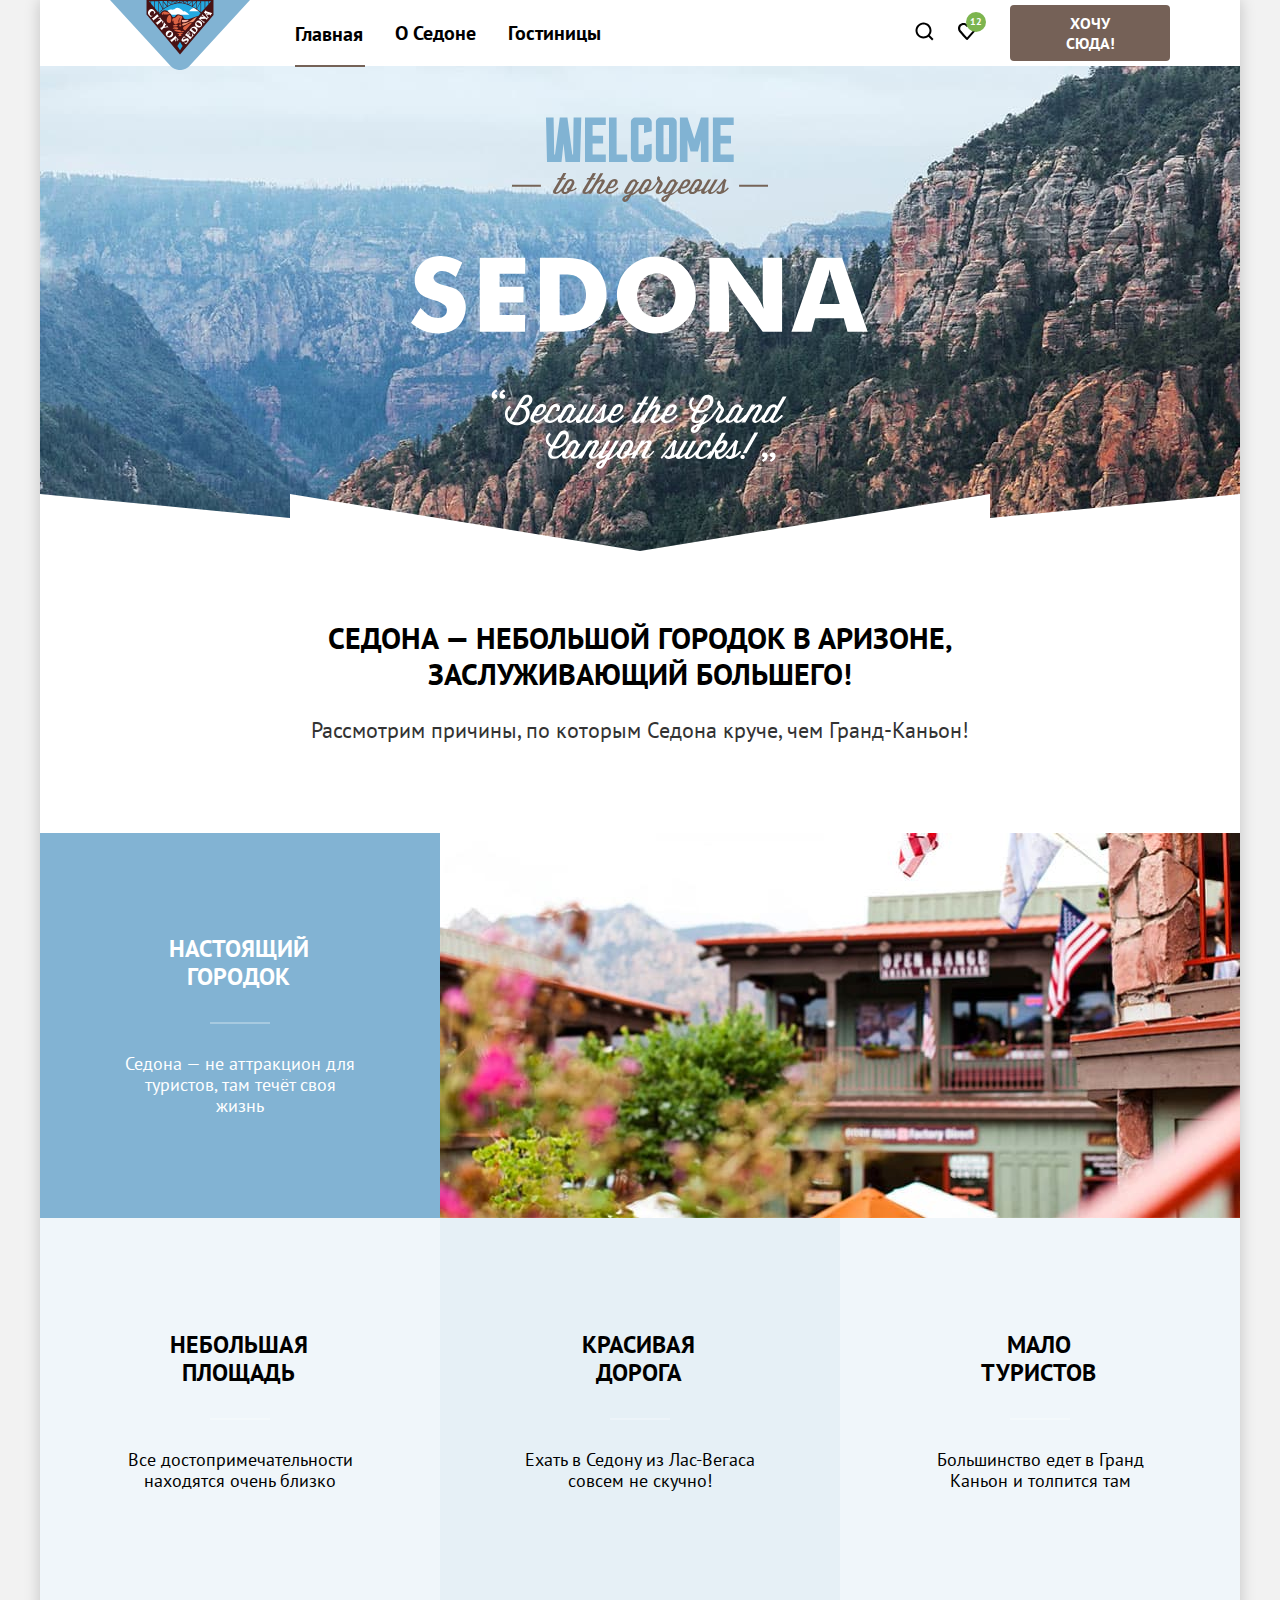
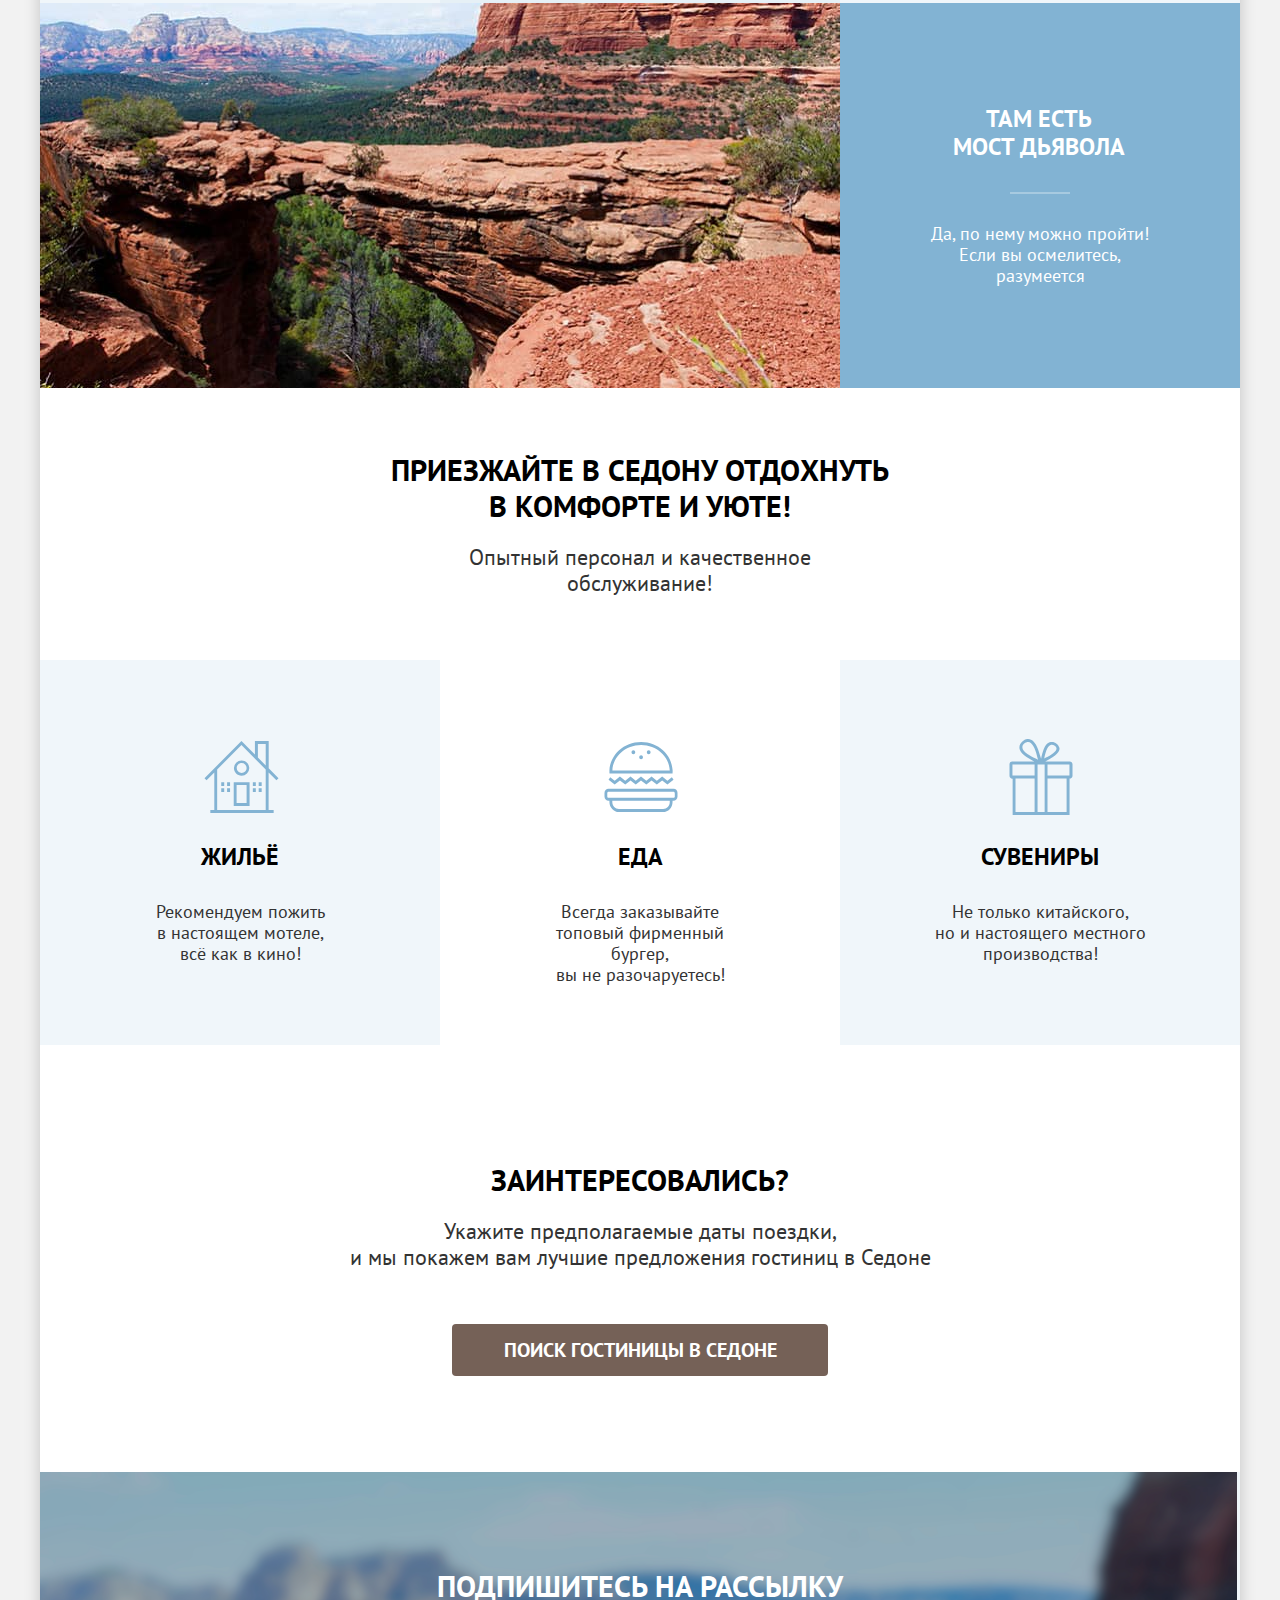
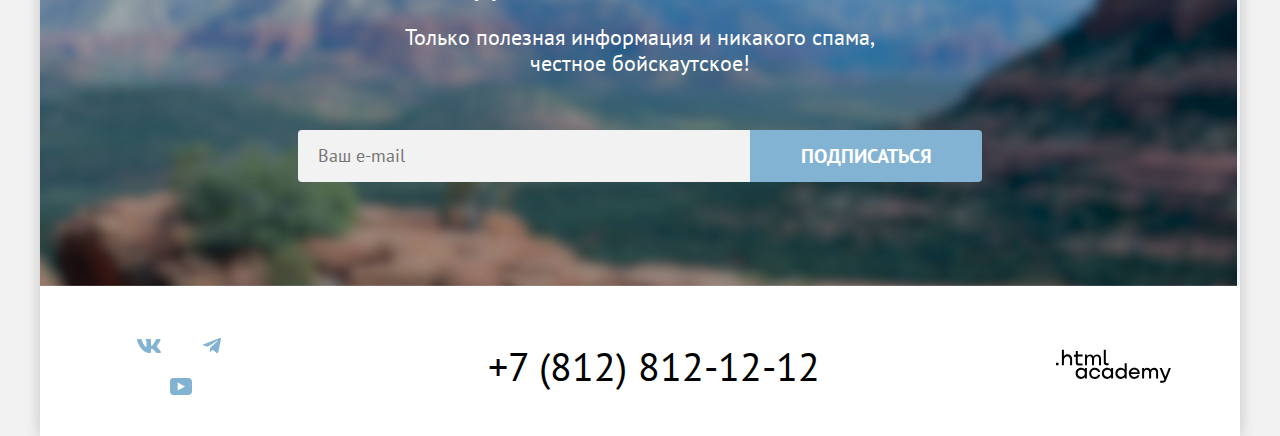
<file: 6/index.html>
<!DOCTYPE html>
<html lang="ru">
  <head>
    <meta charset="utf-8">
    <title>HTML Academy: Седона</title>
    <link rel="stylesheet" href="styles/styles.css">
    <link rel="icon" type="images/png" href="images/favicon.png"> <!-- 32×32 -->
    <base href="https://htmlacademy-htmlcss.github.io/2417021-sedona-1/6/">
</head>

  <body>
    <div class="page-wrapper">
      <header class="page-header">
        <nav class="navigation">
          <a class="navigation-logo" href="index.html" >
            <img class="page-header-logo" alt="Логотип городка Седона." src="images/logo-header.svg" width="140" height="70">
          </a>
          <ul class="navigation-list">
            <li class="navigation-item">
              <a class="navigation-link current-page">Главная</a>
            </li>
            <li class="navigation-item">
              <a class="navigation-link" href="#">О Седоне</a>
            </li>
            <li class="navigation-item">
              <a class="navigation-link" href="catalog.html">Гостиницы</a>
            </li>
          </ul>
          <ul class="navigation-list navigation-user">
            <li class="navigation-item navigation-icon">
              <a class="navigation-link" href="#">
                <svg aria-hidden="true" focusable="false" width="20" height="20" viewBox="0 0 20 20" fill="none" xmlns="http://www.w3.org/2000/svg">
                  <path d="m19.5 18.008-3.7-3.68c1-1.292 1.7-2.983 1.7-4.872 0-4.376-3.6-7.956-8-7.956s-8 3.68-8 8.055c0
                  4.376 3.6 7.956 8 7.956 1.8 0 3.5-.597 4.9-1.69l3.7 3.679 1.4-1.492Zm-10-2.486c-3.3 0-6-2.685-6-5.967
                  0-3.282 2.7-5.967 6-5.967s6 2.685 6 5.967c0 3.282-2.7 5.967-6 5.967Z" fill="#000"/></svg>
                <span class="visually-hidden">
                  Поиск
                </span>
              </a>
            </li>
            <li class="navigation-item navigation-icon">
              <a class="navigation-link" href="#">
                <svg aria-hidden="true" focusable="false" width="18" height="17" viewBox="0 0 18 17" fill="none" xmlns="http://www.w3.org/2000/svg">
                  <path d="M8.9 17c-.3 0-.6-.1-.8-.4-5.4-6.1-6.7-7.5-7-7.9C.4 7.8 0 6.6 0 5.4 0 2.4 2.4 0 5.5 0
                  6.8 0 8 .5 9 1.3 10 .5 11.3 0 12.5 0c3 0 5.5 2.4 5.5 5.4 0 1.3-.5 2.5-1.3 3.4l-7 7.9c-.2.2-.4.3-.8.3Zm-6-9.5c.3.4 3.5 4
                  6.1 6.9l6.2-7c.5-.5.7-1.2.7-2 0-1.8-1.5-3.3-3.3-3.3-1 0-2 .5-2.7 1.3-.3.3-.6.4-.9.4-.3 0-.6-.2-.8-.4-.7-.8-1.7-1.3-2.7-1.3-1.8
                  0-3.3 1.5-3.3 3.3-.1.9.3 1.6.7 2.1-.1 0-.1 0 0 0Z" fill="#000"/></svg>
                <span class="visually-hidden">
                  Избранное
                </span>
                <span class="navigation-favorite-hotels-count">
                  12
                </span>
              </a>
            </li>
            <li class="navigation-item">
              <button class="button button-search-small button-brown" type="button">
                Хочу сюда!
              </button>
            </li>
          </ul>
        </nav>
      </header>

      <main class="main-container">
        <div class="page-container">
          <section class="hero-section">
            <div class="hero-section-background">
              <h1 class="visually-hidden">Городок Седона</h1>
              <img class="hero-section-logo" alt="Welcome to the gorgeous Sedona. Because the Grand Canyon sucks!."  src="images/welcome.svg" width="458" height="352">
            </div>
            <h2 class="sedona-title">Cедона — небольшой городок в Аризоне,
              заслуживающий большего!
            </h2>
          </section>

          <section class="advantages">
            <h2 class="visually-hidden">Преимущества Седоны</h2>
            <p class="sedona-description">Рассмотрим причины, по которым Седона круче, чем Гранд-Каньон!</p>
            <ul class="advantages-list">
              <li class="advantages-item with-picture">
                <article class="picture-one">
                  <div class="advantages-container">
                    <h3 class="advantages-title">Настоящий городок</h3>
                    <p class="advantages-description">Седона — не аттракцион для<br>
                    туристов, там течёт своя<br>
                      жизнь</p>
                  </div>
                  <img class="advantages-picture-1" alt="Фотография с улиц Седоны." src="images/section-photo-1.jpg">
                </article>
              </li>
              <li class="advantages-item without-picture">
                <article>
                  <div class="advantages-container">
                    <h3 class="advantages-title">Небольшая площадь</h3>
                    <p class="advantages-description">Все достопримечательности находятся очень близко</p>
                  </div>
                </article>
              </li>
              <li class="advantages-item without-picture">
                <article>
                  <div class="advantages-container">
                    <h3 class="advantages-title ">Красивая дорога</h3>
                    <p class="advantages-description">Ехать в Седону из Лас-Вегаса совсем не скучно!</p>
                  </div>
                </article>
              </li>
              <li class="advantages-item without-picture">
                <article>
                  <div class="advantages-container">
                    <h3 class="advantages-title">Мало <br>туристов</h3>
                    <p class="advantages-description">Большинство едет в Гранд<br> Каньон и толпится там</p>
                  </div>
                </article>
              </li>
              <li class="advantages-item with-picture">
                <article class="picture-one">
                  <img class="advantages-picture-1" alt="Фотография достопримечательности Седоны &quot;Мост Дьявола&quot;." src="images//section-photo-2.jpg">
                  <div class="advantages-container">
                    <h3 class="advantages-title">Там есть<br>
                      мост дьявола</h3>
                    <p class="advantages-description">Да, по нему можно пройти!<br>
                    Если вы осмелитесь,<br>
                      разумеется</p>
                  </div>
                </article>
              </li>
            </ul>
            <p class="sedona-pseudo-title">Приезжайте в Седону отдохнуть <br>
              в комфорте и уюте!</p>
            <p class="sedona-pseudo-description">Опытный персонал и качественное обслуживание!</p>
            <ul class="extra-advantages-list">
              <li class="extra-advantages-item">
                <article class="extra-advantages-house">
                  <h3 class="extra-advantages-title">Жильё</h3>
                  <p class="extra-advantages-description">Рекомендуем пожить<br>
                    в настоящем мотеле,<br>
                    всё как в кино!</p>
                </article>
              </li>
              <li class="extra-advantages-item">
                <article class="extra-advantages-food">
                  <h3 class="extra-advantages-title">Еда</h3>
                  <p class="extra-advantages-description">Всегда заказывайте<br>
                    топовый фирменный бургер,<br>
                    вы не разочаруетесь!</p>
                </article>
              </li>
              <li class="extra-advantages-item">
                <article class="extra-advantages-gift">
                  <h3 class="extra-advantages-title">Сувениры</h3>
                  <p class="extra-advantages-description">Не только китайского,<br>
                    но и настоящего местного<br>
                      производства!</p>
                </article>
              </li>
            </ul>
          </section>

          <section class="hotel-search">
            <h2 class="hotel-search-title">Заинтересовались?</h2>
            <p class="hotel-search-description">Укажите предполагаемые даты поездки,<br>
              и мы покажем вам лучшие предложения гостиниц в Седоне</p>
            <button class="button button-search-big button-brown" type="button">
              Поиск гостиницы в Седоне
            </button>
          </section>
        </div>
      </main>

      <footer class="page-footer">
        <div class="footer-wrapper">
        <section class="newsletter">
          <h2 class="newsletter-title">Подпишитесь на рассылку</h2>
          <p class="newsletter-description">Только полезная информация и никакого спама,<br>
            честное бойскаутское!</p>
          <form class="newsletter-form" action="https://echo.htmlacademy.ru/" method="post">

            <label for="newsletter-email"></label>
            <input class="email-field" placeholder="Ваш e-mail" type="email" name="newsletter-email" id="newsletter-email" required>

            <button class="button button-subscribe button-blue" type="submit">
              Подписаться
            </button>
          </form>
        </section>

        <section class="footer-contacts">
          <h2 class="visually-hidden">Контакты</h2>
          <ul class="footer-social-list">
            <li class="footer-social-item">
              <a class="footer-social-link footer-social-vk" href="https://vk.com/htmlacademy">
                <svg class="footer-social-icon" aria-hidden="true" focusable="false" width="24" height="14" viewBox="0 0 24 14" fill="none" xmlns="http://www.w3.org/2000/svg">
                  <path fill-rule="evenodd" clip-rule="evenodd" d="M23.45.948c.166-.546 0-.948-.795-.948H20.03c-.668 0-.976.347-1.143.73 0 0-1.335 3.196-3.226
                  5.272-.612.602-.89.793-1.224.793-.167 0-.418-.191-.418-.738V.948c0-.656-.184-.948-.74-.948H9.151c-.417 0-.668.304-.668.593 0 .621.946.765 1.043
                  2.513v3.798c0 .833-.153.984-.487.984-.89 0-3.055-3.211-4.34-6.885C4.45.288 4.198 0 3.527 0H.9C.15 0 0 .347 0 .73c0 .682.89 4.07 4.145 8.551C6.315
                  12.341 9.37 14 12.153 14c1.669 0 1.875-.368 1.875-1.003v-2.313c0-.737.158-.884.687-.884.39 0 1.057.192 2.615 1.667C19.11 13.216 19.403 14 20.405
                  14h2.625c.75 0 1.126-.368.91-1.096-.238-.724-1.088-1.775-2.215-3.022-.612-.71-1.53-1.475-1.809-1.858-.389-.491-.278-.71 0-1.147 0 0 3.2-4.426
                  3.533-5.929h.001Z" fill="#83B3D3"/>
                </svg>
                <span class="visually-hidden">Вконтакте</span>
              </a>
            </li>
            <li class="footer-social-item">
              <a class="footer-social-link footer-social-telegram" href="https://t.me/htmlacademy">
                <svg class="footer-social-icon" aria-hidden="true" focusable="false" width="18" height="16" viewBox="0 0 18 16" fill="none" xmlns="http://www.w3.org/2000/svg">
                  <path d="M16.785.1.84 6.247C-.248 6.685-.24 7.292.64 7.563L4.735 8.84l9.472-5.976c.448-.273.857-.126.52.172L7.053 9.962H7.05h.002l-.283 4.22c.414
                  0 .597-.19.829-.413l1.988-1.934 4.136 3.055c.762.42 1.31.204 1.5-.706L17.938 1.39c.278-1.114-.425-1.619-1.153-1.29Z" fill="#83B3D3"/></svg>
                <span class="visually-hidden">Телеграм</span>
              </a>
            </li>
            <li class="footer-social-item">
              <a class="footer-social-link footer-social-youtube" href="https://www.youtube.com/user/htmlacademyru">
                <svg class="footer-social-icon" aria-hidden="true" focusable="false" width="22" height="17" viewBox="0 0 22 17" fill="none" xmlns="http://www.w3.org/2000/svg">
                  <path d="M18.607 0H3.174C1.314 0 0 1.594 0 3.4v10.094C0 15.406 1.313 17 3.174 17h15.652C20.468 17 22 15.406 22 13.6V3.4C21.781 1.594 20.468 0 18.607 0ZM7.662
                  12.537V4.463L14.995 8.5l-7.333 4.037Z" fill="#83B3D3"/></svg>
                <span class="visually-hidden">Ютуб</span>
              </a>
            </li>
          </ul>
          <div class="footer-helephone-wrapper">
            <address class="footer-telephone">
              <a class="footer-contacts-address-phone" href="tel:+78128121212">+7 (812) 812-12-12</a>
            </address>
          </div>
          <a class="footer-logo" href="https://htmlacademy.ru/">
            <svg class="footer-html-logo" aria-hidden="true" focusable="false" width="115" height="34" viewBox="0 0 115 34" fill="none" xmlns="http://www.w3.org/2000/svg"><path d="M0 13.723v2.6h2.5v-2.6H0Zm11.6-8.4c-1.6 0-2.8.7-3.6 1.7h-.1v-6.2h-2v15.5h2v-5.3c0-2.1 1.3-3.6 3.3-3.6 1.8 0 2.9 1.4 2.9 3.2v5.7h2v-6.1c.1-3-1.8-4.9-4.5-4.9Zm15 .3h-4.8v-3.7h-2v3.8h-1.9v2h1.9v6c0 1.7 1 2.7 2.7 2.7h4.1v-2h-3.7c-.7 0-1.1-.4-1.1-1.1v-5.7h4.8v-2Zm14.5-.2c-1.6 0-2.9.8-3.5 2.1h-.1c-.6-1.2-1.8-2.1-3.4-2.1-1.4 0-2.5.8-3.1 1.8h-.1v-1.6H29v10.6h2v-5.4c0-2 1-3.5 2.6-3.5 1.5 0 2.4 1 2.4 2.6v6.3h2v-5.6c0-2.4 1.4-3.3 2.6-3.3 1.5 0 2.4 1 2.4 2.6v6.3h2v-6.5c.1-2.5-1.4-4.3-3.9-4.3Zm6.7 8.1c0 1.7 1 2.7 2.8 2.7h2v-2h-1.7c-.7 0-1.1-.4-1.1-1.1V.823h-2v12.7Zm-18.9 7c-.9-1.1-2.2-1.8-3.9-1.8-3.1 0-5.4 2.3-5.4 5.6s2.3 5.6 5.4 5.6c1.8 0 3-.8 3.8-1.9h.1v1.6h2v-10.6h-2v1.5Zm-3.6 7.4c-2.2 0-3.6-1.6-3.6-3.6s1.4-3.6 3.6-3.6 3.6 1.6 3.6 3.6c0 1.9-1.4 3.6-3.6 3.6Zm18.9-5.1c-.5-2.4-2.6-4.1-5.4-4.1-3.4 0-5.6 2.5-5.6 5.6 0 3.1 2.2 5.6 5.6 5.6 2.8 0 4.9-1.8 5.4-4.2h-2.1c-.4 1.3-1.7 2.3-3.3 2.3-2.2 0-3.6-1.6-3.6-3.6s1.4-3.6 3.6-3.6c1.6 0 2.8 1 3.3 2.2h2.1v-.2Zm10.9-2.3c-.9-1.1-2.2-1.8-3.9-1.8-3.1 0-5.4 2.3-5.4 5.6s2.3 5.6 5.4 5.6c1.8 0 3-.8 3.8-1.9h.1v1.6h2v-10.6h-2v1.5Zm-3.6 7.4c-2.2 0-3.6-1.6-3.6-3.6s1.4-3.6 3.6-3.6 3.6 1.6 3.6 3.6c0 1.9-1.5 3.6-3.6 3.6Zm17.2-7.3c-.9-1.1-2.2-1.9-3.9-1.9-3.1 0-5.4 2.3-5.4 5.6s2.2 5.6 5.4 5.6c1.7 0 3-.8 3.8-1.8h.1v1.5h2v-15.4h-2v6.4Zm-3.6 7.3c-2.2 0-3.6-1.6-3.6-3.6s1.4-3.6 3.6-3.6 3.6 1.6 3.6 3.6c-.1 2-1.5 3.6-3.6 3.6Zm13.2-9.2c-3.3 0-5.5 2.5-5.5 5.6 0 3 2.1 5.6 5.5 5.6 2.5 0 4.5-1.3 5.2-3.6h-2.1c-.5 1-1.6 1.6-3 1.6-1.9 0-3.3-1.3-3.4-2.9h8.8c.2-3.6-2-6.3-5.5-6.3Zm0 1.9c1.7 0 3 1 3.3 2.6h-6.5c.3-1.5 1.5-2.6 3.2-2.6Zm19.9-1.9c-1.6 0-2.9.8-3.6 2h-.1c-.6-1.2-1.8-2-3.4-2-1.4 0-2.5.7-3.1 1.8v-1.5h-1.9v10.6h2v-5.4c0-2 1-3.4 2.6-3.5 1.5 0 2.4 1 2.4 2.6v6.3h2v-5.6c0-2.4 1.4-3.3 2.6-3.3 1.5 0 2.4 1 2.4 2.6v6.3h2v-6.5c.1-2.6-1.4-4.4-3.9-4.4Zm11.2 9.1-3.6-8.9h-2.2l4.8 11.6c-.3.9-.7 1.2-1.7 1.2h-2.5v2h2.5c1.8 0 2.8-.8 3.5-2.6l4.7-12.2h-2.1l-3.4 8.9Z" fill="#000"/></svg>
          </a>
        </section>
        </div>
      </footer>

      <div class="modal-container modal-container-close">
        <div class="modal modal-search">
          <button class="modal-close-button" type="button">
            <svg class="close-button" width="14" height="14" viewBox="0 0 14 14" fill="none" xmlns="http://www.w3.org/2000/svg"><path d="M14 1.3 12.7 0 7 5.7 1.3 0 0 1.3 5.7 7 0 12.7 1.3 14 7 8.3l5.7 5.7 1.3-1.3L8.3 7 14 1.3Z" fill="#000"/></svg>
            <span class="visually-hidden">Закрыть.</span>
          </button>
          <section class="modal-content">
            <h2 class="modal-title">Поиск гостиницы в седоне</h2>
            <form class="modal-form" action="https://echo.htmlacademy.ru/" method="post">
              <div class="field-group">
                <label class="modal-form-label" for="arrival-date">Дата заезда:</label>
                <input class="modal-form-field" id="arrival-date" type="text" name="arrival-date" value="27 апреля 2020" placeholder="Укажите дату" required>
                <span class="modal-message modal-message-error">Мы не можем отправить вас в прошлое.</span>
              </div>
              <div class="field-group">
                <label class="modal-form-label" for="departure-date">Дата выезда:</label>
                <input class="modal-form-field" id="departure-date" type="text" name="departure-date" value="1 сентября 2023" placeholder="Укажите дату" required>
                <span class="modal-message">На эти даты есть свободные номера. Пока есть.</span>
              </div>
              <div class="modal-form-quantity">
                <label class="modal-form-label" for="adults">Взрослые:</label>
                <div class="modal-form-field-wrapper">
                  <button class="modal-form-field-button modal-form-field-minus" type="button">
                    <span class="visually-hidden">Минус.</span>
                    <svg class="modal-form-field-icon" aria-hidden="true" focusable="false" fill="currentColor" role="img" aria-label="Знак минус." xmlns="http://www.w3.org/2000/svg" width="21" height="20" viewBox="0 0 21 20">
                      <path d="M3.393 9v2h14V9h-14Z"/>
                    </svg>
                  </button>
                  <input class="modal-form-field-count" id="adults" type="number" name="adults" min="1" value="2">
                  <button class="modal-form-field-button modal-form-field-plus" type="button">
                    <span class="visually-hidden">Плюс.</span>
                    <svg class="modal-form-field-icon" aria-hidden="true" focusable="false" fill="currentColor" role="img" aria-label="Знак плюс." xmlns="http://www.w3.org/2000/svg" width="20" height="20" viewBox="0 0 20 20">
                      <path d="M17 9h-6V3H9v6H3v2h6v6h2v-6h6V9Z"/>
                    </svg>
                  </button>
                </div>
              </div>
              <div class="modal-form-quantity">
                <div class="modal-form-wrapper-kids">
                  <label class="modal-form-label" for="kids">Дети:</label>
                  <div class="tooltip-wrapper">
                    <button class="tooltip" type="button" aria-labelledby="tooltip-label-date">
                      <span class="visually-hidden">Подсказка.</span>
                      <svg class="tooltip-icon" xmlns="http://www.w3.org/2000/svg" width="20" height="20" fill="currentColor" role="img" aria-label="Знак подсказки." viewBox="0 0 20 20">
                        <path fill-rule="evenodd" d="M9 4h2v2H9V4Zm2 12H9V7h2v9Z" clip-rule="evenodd"/>
                      </svg>
                    </button>
                    <p class="tooltip-text" role="tooltip" id="tooltip-label-date">Укажите количество детей,<br>
                      которые будут с вами, возраст<br>
                        которых от 6 до 18 лет. Дети<br>
                        до 6 лет размещаются<br>
                        бесплатно.</p>
                  </div>
                </div>
                <div class="modal-form-field-wrapper">
                  <button class="modal-form-field-button modal-form-field-minus" type="button">
                    <span class="visually-hidden">Минус.</span>
                    <svg class="modal-form-field-icon" aria-hidden="true" focusable="false" fill="currentColor" xmlns="http://www.w3.org/2000/svg" role="img" aria-label="Знак минус." width="21" height="20" viewBox="0 0 21 20">
                      <path d="M3.393 9v2h14V9h-14Z"/>
                    </svg>
                  </button>
                  <input class="modal-form-field-count" id="kids" type="number" name="kids" min="0" value="2">
                  <button class="modal-form-field-button modal-form-field-plus" type="button">
                    <span class="visually-hidden">Плюс.</span>
                    <svg class="modal-form-field-icon" aria-hidden="true" focusable="false" fill="currentColor" xmlns="http://www.w3.org/2000/svg" role="img" aria-label="Знак плюс." width="20" height="20" viewBox="0 0 20 20">
                      <path d="M17 9h-6V3H9v6H3v2h6v6h2v-6h6V9Z"/>
                    </svg>
                  </button>
                </div>
              </div>
              <button class="modal-form-submit button-blue button" type="submit">Найти</button>
            </form>
          </section>
        </div>
      </div>
    </div>
  </body>
</html>
</file>
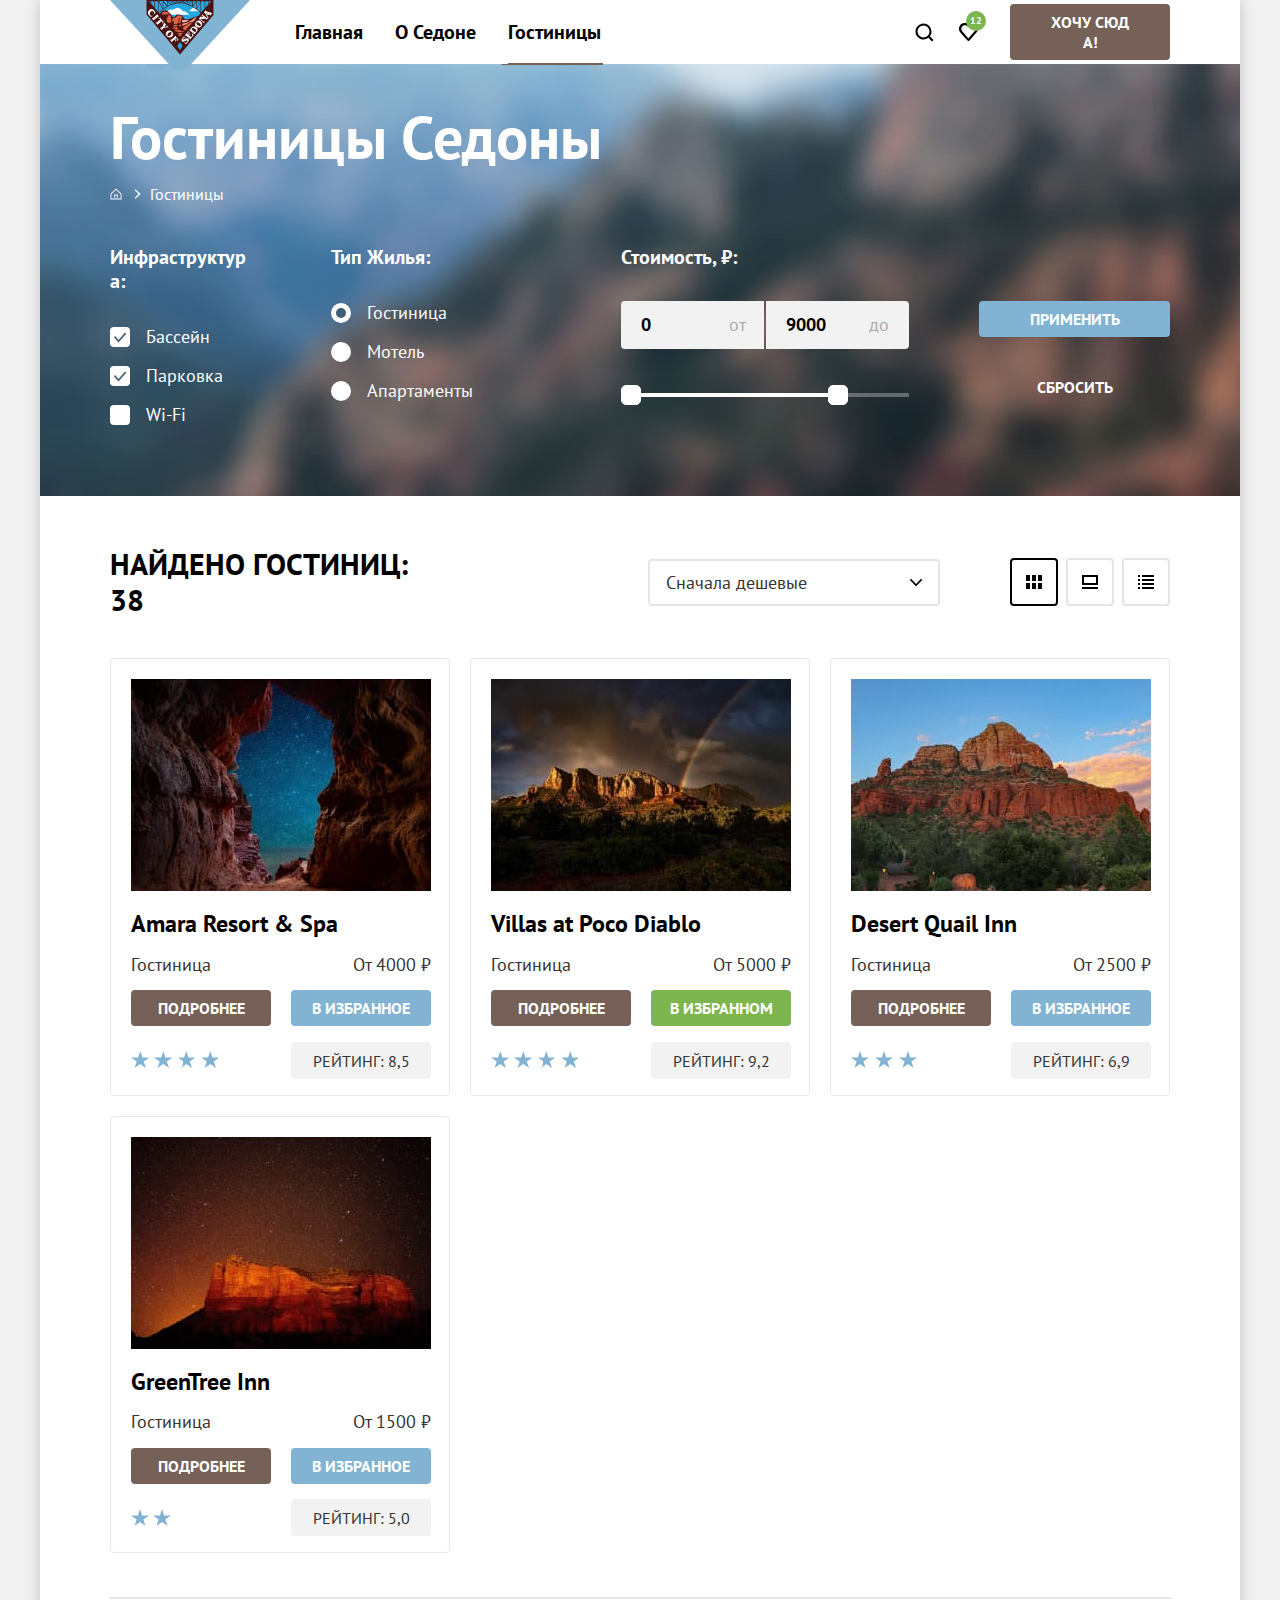
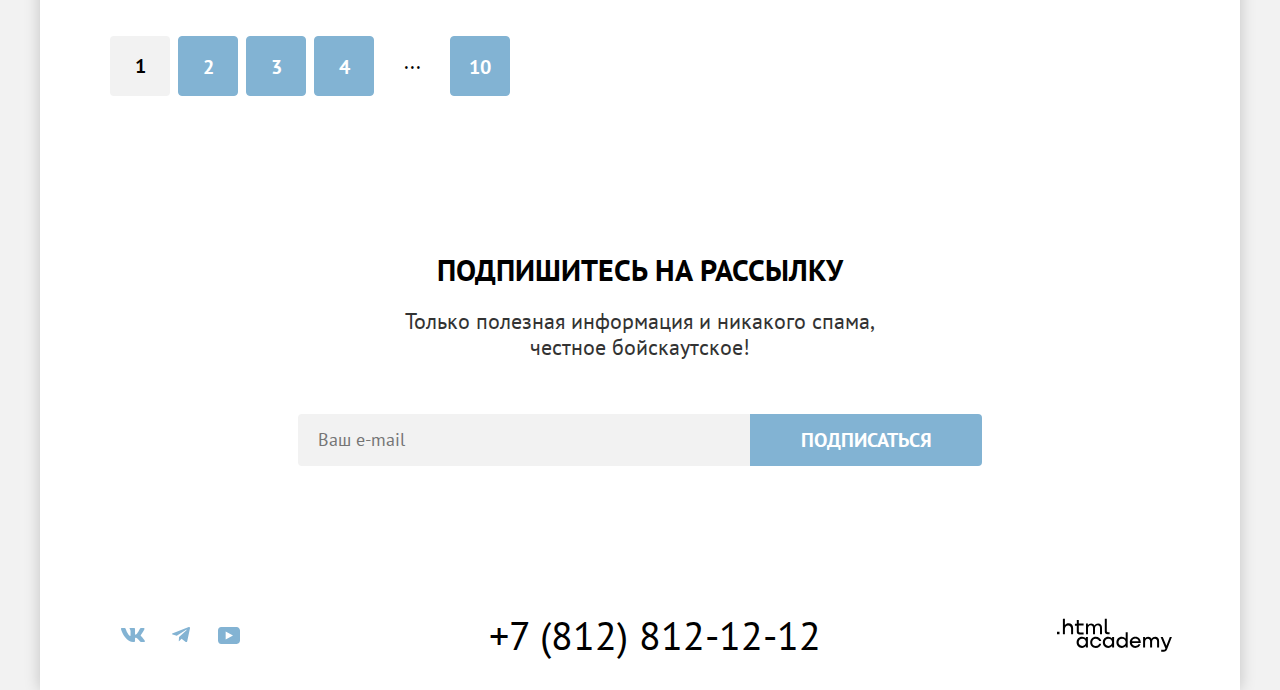
<file: catalog.html>
<!DOCTYPE html>
<html lang="ru">
  <head>
    <meta charset="utf-8">
    <title>Каталог</title>
    <link rel="stylesheet" href="styles/styles.css">
    <link rel="icon" type="images/png" href="images/favicon.png"> <!-- 32×32 -->
  </head>

  <body>
    <div class="page-wrapper">
      <header class="page-header">
        <nav class="navigation">
          <a class="navigation-logo" href="index.html" >
            <img class="page-header-logo" alt="Логотип городка Седона." src="images/logo-header.svg" width="140" height="70">
          </a>
          <ul class="navigation-list">
            <li class="navigation-item">
              <a class="navigation-link" href="index.html">Главная</a>
            </li>
            <li class="navigation-item">
              <a class="navigation-link" href="#">О Седоне</a>
            </li>
            <li class="navigation-item">
              <a class="navigation-link current-page" href="catalog.html">Гостиницы</a>
            </li>
          </ul>
          <ul class="navigation-list navigation-user">
            <li class="navigation-item navigation-icon">
              <a class="navigation-link navigation-link-search" href="#">
                <span class="visually-hidden">
                  Поиск
                </span>
              </a>
            </li>
            <li class="navigation-item navigation-icon">
              <a class="navigation-link navigation-link-favorite" href="#">
                <span class="visually-hidden">
                  Избранное
                </span>
                <span class="navigation-favorite-hotels-count">
                  12
                </span>
              </a>
            </li>
            <li class="navigation-item">
              <a class="button button-search-small button-brown" href="#">
                Хочу сюда!
              </a>
            </li>
          </ul>
        </nav>
      </header>

      <main class="main-container">
        <div class="page-container">
          <div class="header-background">
            <header class="inner-header">
              <h1 class="inner-header-title">Гостиницы Седоны</h1>
              <ul class="breadcrumbs">
                <li class="breadcrumbs-item">
                  <a class="button" href="index.html">
                    <span class="visually-hidden">
                      Главная
                    </span>
                  </a>
                </li>
                <li class="breadcrumbs-item">
                  <a class="breadcrumbs-link">Гостиницы</a>
                </li>
              </ul>
            </header>

            <section class="hotel-filters">
              <h2 class="visually-hidden">Список фильтров</h2>
              <form class="hotels-filters-forms" action="https://echo.htmlacademy.ru/" method="get">

                <fieldset class="hotels-filter-group">
                  <legend class="hotels-filter-title">Инфраструктура:</legend>
                  <ul class="hotels-filter-list">
                    <li class="hotels-filter-item">
                      <label class="control">
                        <input class="control-input visually-hidden" type="checkbox" name="pool" checked>
                        <span class="control-mark"></span>
                        <span class="control-label">Бассейн</span>
                      </label>
                    </li>
                    <li class="hotels-filter-item">
                      <label class="control">
                        <input class="control-input visually-hidden" type="checkbox" name="parking" checked>
                        <span class="control-mark"></span>
                        <span class="control-label">Парковка</span>
                      </label>
                    </li>
                    <li class="hotels-filter-item">
                      <label class="control">
                        <input class="control-input visually-hidden" type="checkbox" name="Wi-Fi">
                        <span class="control-mark"></span>
                        <span class="control-label">Wi-Fi</span>
                      </label>
                    </li>
                  </ul>
                </fieldset>

                <fieldset class="hotels-filter-group">
                  <legend class="hotels-filter-title">Тип Жилья:</legend>
                  <ul class="hotels-filter-list">
                    <li class="hotels-filter-item">
                      <label class="control">
                        <input class="control-input visually-hidden" type="radio" name="product-group" value="hotel" checked>
                        <span class="control-mark"></span>
                        <span class="control-label">Гостиница</span>
                      </label>
                    </li>
                    <li class="hotels-filter-item">
                      <label class="control">
                        <input class="control-input visually-hidden" type="radio" name="product-group" value="motel">
                        <span class="control-mark"></span>
                        <span class="control-label">Мотель</span>
                      </label>
                    </li>
                    <li class="hotels-filter-item">
                      <label class="control">
                        <input class="control-input visually-hidden" type="radio" name="product-group" value="appartment">
                        <span class="control-mark"></span>
                        <span class="control-label">Апартаменты</span>
                      </label>
                    </li>
                  </ul>
                </fieldset>

                <fieldset class="hotels-filter-group">
                  <legend class="hotels-filter-title">Стоимость, ₽:</legend>
                  <ul class="hotels-filter-list">
                    <li class="hotels-filter-item">
                      <input class="control-input-min" type="number" id="control-input-min" name="min-price" value="0">
                      <label class="control-last" for="control-input-min">от</label>
                    </li>
                    <li class="hotels-filter-item">
                      <input class="control-input-max" type="number" id="control-input-max" name="max-price" value="9000">
                      <label class="control-last" for="control-input-max">до</label>
                    </li>
                  </ul>
                  <div class="range-scale">
                    <div class="range-bar" style="left: 0; width: 227px">
                      <button class="range-toggle toggle-min" type="button">
                        <span class="visually-hidden">Изменить минимальную цену.</span>
                      </button>
                      <button class="range-toggle toggle-max" type="button">
                        <span class="visually-hidden">Изменить максимальную цену.</span>
                      </button>
                    </div>
                  </div>
                </fieldset>
                <div class="hotel-filter-buttons">
                  <button class="button button-submit button-blue" type="submit">Применить</button>
                  <button class="button button-reset button-transparent" type="reset">Сбросить</button>
                </div>
              </form>
            </section>
          </div>

          <section class="hotel-catalog">
            <header class="catalog-header">
              <h2 class="catalog-title">Найдено гостиниц: 38</h2>
              <div class="control-select-wrapper">
                <select class="control-select" aria-label="Сортировка">
                  <option value="cheap">Сначала дешевые</option>
                  <option value="popular">Сначала популярное</option>
                  <option value="expensive">Сначала дорогое</option>
                </select>
              </div>
              <ul class="catalog-cards-sorting">
                <li class="catalog-cards-sorting-element">
                  <button class="card-grid-toggle current-grid-toggle" type="button">
                    <svg width="16" height="14" viewBox="0 0 16 14" fill="none" xmlns="http://www.w3.org/2000/svg"><path d="M4 0H0v6h4V0ZM16 0h-4v6h4V0ZM10 0H6v6h4V0ZM4 8H0v6h4V8ZM16 8h-4v6h4V8ZM10 8H6v6h4V8Z" fill="#000"/></svg>
                    <span class="visually-hidden">Показать карточки</span>
                  </button>
                </li>
                <li class="catalog-cards-sorting-element">
                  <button class="card-grid-toggle" type="button">
                    <svg width="16" height="14" viewBox="0 0 16 14" fill="none" xmlns="http://www.w3.org/2000/svg"><path d="M16 12H0v2h16v-2ZM14 2v6H2V2h12Zm2-2H0v10h16V0Z" fill="#000"/></svg>
                    <span class="visually-hidden">Показать слайды</span>
                  </button>
                </li>
                <li class="catalog-cards-sorting-element">
                  <button class="card-grid-toggle" type="button">
                    <svg width="16" height="14" viewBox="0 0 16 14" fill="none" xmlns="http://www.w3.org/2000/svg"><path d="M2 0H0v2h2V0ZM16 0H4v2h12V0ZM2 4H0v2h2V4ZM16 4H4v2h12V4ZM2 8H0v2h2V8ZM16 8H4v2h12V8ZM2 12H0v2h2v-2ZM16 12H4v2h12v-2Z" fill="#000"/></svg>
                    <span class="visually-hidden">Показать список</span>
                  </button>
                </li>
              </ul>
            </header>

            <ul class="hotel-list">
              <li class="hotel-card">
                <article class="hotel-card-article">
                  <a class="hotel-card-link" href="hotel.html">
                    <img class="hotel-card-image" alt="Логотип гостиницы Amara Resort & Spa." src="images/amara-photo.jpg" width="300" height="212">
                    <h3 class="hotel-card-title">Amara Resort & Spa</h3>
                  </a>
                  <p class="hotel-card-type">Гостиница</p>
                  <p class="hotel-card-price">От 4000 ₽</p>
                  <a class="button button-hotel-card-about button-brown" href="#">подробнее</a>
                  <button class="button button-hotel-card-action button-add-to-favorite button-blue" type="button">
                    в избранное
                  </button>
                  <p class="hotel-card-stars star-4">
                    <span class="visually-hidden">4 звезды</span>
                  </p>
                  <p class="hotel-card-rating">Рейтинг: 8,5</p>
                </article>
              </li>
              <li class="hotel-card">
                <article class="hotel-card-article">
                  <a class="hotel-card-link" href="hotel.html">
                    <img class="hotel-card-image" alt="Логотип гостиницы Villas at Poco Diablo." src="images/poco-diablo.jpg" width="300" height="212">
                    <h3 class="hotel-card-title">Villas at Poco Diablo</h3>
                  </a>
                  <p class="hotel-card-type">Гостиница</p>
                  <p class="hotel-card-price">От 5000 ₽</p>
                  <a class="button button-hotel-card-about button-brown" href="#">подробнее</a>
                  <button class="button button-hotel-card-action button-remove-from-favorite button-green" type="button">
                    в избранном
                  </button>
                  <p class="hotel-card-stars star-4">
                    <span class="visually-hidden">4 звезды</span>
                  </p>
                  <p class="hotel-card-rating">Рейтинг: 9,2</p>
                </article>
              </li>
              <li class="hotel-card">
                <article class="hotel-card-article">
                  <a class="hotel-card-link" href="hotel.html">
                    <img class="hotel-card-image" alt="Логотип гостиницы Desert Quail Inn." src="images/qual-inn.jpg" width="300" height="212">
                    <h3 class="hotel-card-title">Desert Quail Inn</h3>
                  </a>
                  <p class="hotel-card-type">Гостиница</p>
                  <p class="hotel-card-price">От 2500 ₽</p>
                  <a class="button button-hotel-card-about button-brown" href="#">подробнее</a>
                  <button class="button button-hotel-card-action button-add-to-favorite button-blue" type="button">
                    в избранное
                  </button>
                  <p class="hotel-card-stars star-3">
                    <span class="visually-hidden">3 звезды</span>
                  </p>
                  <p class="hotel-card-rating">Рейтинг: 6,9</p>
                </article>
              </li>
              <li class="hotel-card">
                <article class="hotel-card-article">
                  <a class="hotel-card-link" href="hotel.html">
                    <img class="hotel-card-image" alt="Логотип гостиницы GreenTree Inn." src="images/greentree.jpg" width="300" height="212">
                    <h3 class="hotel-card-title">GreenTree Inn</h3>
                  </a>
                  <p class="hotel-card-type">Гостиница</p>
                  <p class="hotel-card-price">От 1500 ₽</p>
                  <a class="button button-hotel-card-about button-brown" href="#">подробнее</a>
                  <button class="button button-hotel-card-action button-add-to-favorite button-blue" type="button">
                    в избранное
                  </button>
                  <p class="hotel-card-stars star-2">
                    <span class="visually-hidden">2 звезды</span>
                  </p>
                  <p class="hotel-card-rating">Рейтинг: 5,0</p>
                </article>
              </li>
            </ul>

            <ul class="pagination">
              <li class="pagination-item">
                <a class="button-pagination pagination-current">1</a>
              </li>
              <li class="pagination-item">
                <a href="#" class="button-pagination regular-pagination-button">2</a>
              </li>
              <li class="pagination-item">
                <a href="#" class="button-pagination regular-pagination-button">3</a>
              </li>
              <li class="pagination-item">
                <a href="#" class="button-pagination regular-pagination-button">4</a>
              <li class="pagination-item">
                <a href="#" class="button-pagination pagination-show-more">...</a>
              </li>
              <li class="pagination-item">
                <a href="#" class="button-pagination regular-pagination-button">10</a>
              </li>
            </ul>
          </section>
        </div>
      </main>

      <footer class="page-footer">
          <div class="footer-wrapper">
          <section class="inner-newsletter">
            <h2 class="inner-newsletter-title">Подпишитесь на рассылку</h2>
            <p class="inner-newsletter-description">Только полезная информация и никакого спама,<br>
              честное бойскаутское!</p>
            <form class="newsletter-form" action="https://echo.htmlacademy.ru/" method="post">

              <label for="newsletter-email"></label>
              <input class="email-field" placeholder="Ваш e-mail" type="email" name="newsletter-email" id="newsletter-email" required>

              <button class="button button-subscribe button-blue" type="submit">
                Подписаться
              </button>
            </form>
          </section>

          <section class="footer-contacts">
            <h2 class="visually-hidden">Контакты</h2>
            <ul class="footer-social-list">
              <li class="footer-social-item">
                <a class="footer-social-link footer-social-vk" href="https://vk.com/htmlacademy">
                  <svg class="footer-social-icon" aria-hidden="true" focusable="false" width="24" height="14" viewBox="0 0 24 14" fill="none" xmlns="http://www.w3.org/2000/svg">
                    <path fill-rule="evenodd" clip-rule="evenodd" d="M23.45.948c.166-.546 0-.948-.795-.948H20.03c-.668 0-.976.347-1.143.73 0 0-1.335 3.196-3.226
                    5.272-.612.602-.89.793-1.224.793-.167 0-.418-.191-.418-.738V.948c0-.656-.184-.948-.74-.948H9.151c-.417 0-.668.304-.668.593 0 .621.946.765 1.043
                    2.513v3.798c0 .833-.153.984-.487.984-.89 0-3.055-3.211-4.34-6.885C4.45.288 4.198 0 3.527 0H.9C.15 0 0 .347 0 .73c0 .682.89 4.07 4.145 8.551C6.315
                    12.341 9.37 14 12.153 14c1.669 0 1.875-.368 1.875-1.003v-2.313c0-.737.158-.884.687-.884.39 0 1.057.192 2.615 1.667C19.11 13.216 19.403 14 20.405
                    14h2.625c.75 0 1.126-.368.91-1.096-.238-.724-1.088-1.775-2.215-3.022-.612-.71-1.53-1.475-1.809-1.858-.389-.491-.278-.71 0-1.147 0 0 3.2-4.426
                    3.533-5.929h.001Z" fill="#83B3D3"/>
                  </svg>
                  <span class="visually-hidden">Вконтакте</span>
                </a>
              </li>
              <li class="footer-social-item">
                <a class="footer-social-link footer-social-telegram" href="https://t.me/htmlacademy">
                  <svg class="footer-social-icon" aria-hidden="true" focusable="false" width="18" height="16" viewBox="0 0 18 16" fill="none" xmlns="http://www.w3.org/2000/svg">
                    <path d="M16.785.1.84 6.247C-.248 6.685-.24 7.292.64 7.563L4.735 8.84l9.472-5.976c.448-.273.857-.126.52.172L7.053 9.962H7.05h.002l-.283 4.22c.414
                    0 .597-.19.829-.413l1.988-1.934 4.136 3.055c.762.42 1.31.204 1.5-.706L17.938 1.39c.278-1.114-.425-1.619-1.153-1.29Z" fill="#83B3D3"/></svg>
                  <span class="visually-hidden">Телеграм</span>
                </a>
              </li>
              <li class="footer-social-item">
                <a class="footer-social-link footer-social-youtube" href="https://www.youtube.com/user/htmlacademyru">
                  <svg class="footer-social-icon" aria-hidden="true" focusable="false" width="22" height="17" viewBox="0 0 22 17" fill="none" xmlns="http://www.w3.org/2000/svg">
                    <path d="M18.607 0H3.174C1.314 0 0 1.594 0 3.4v10.094C0 15.406 1.313 17 3.174 17h15.652C20.468 17 22 15.406 22 13.6V3.4C21.781 1.594 20.468 0 18.607 0ZM7.662
                    12.537V4.463L14.995 8.5l-7.333 4.037Z" fill="#83B3D3"/></svg>
                  <span class="visually-hidden">Ютуб</span>
                </a>
              </li>
            </ul>
            <div class="footer-telephone-wrapper">
                <a class="footer-contacts-address-phone" href="tel:+78128121212"> +7 (812) 812-12-12</a>
            </div>
            <a class="footer-logo" href="https://htmlacademy.ru/">
              <svg class="footer-html-logo" aria-hidden="true" focusable="false" width="115" height="34" viewBox="0 0 115 34" fill="none" xmlns="http://www.w3.org/2000/svg"><path d="M0 13.723v2.6h2.5v-2.6H0Zm11.6-8.4c-1.6 0-2.8.7-3.6 1.7h-.1v-6.2h-2v15.5h2v-5.3c0-2.1 1.3-3.6 3.3-3.6 1.8 0 2.9 1.4 2.9 3.2v5.7h2v-6.1c.1-3-1.8-4.9-4.5-4.9Zm15 .3h-4.8v-3.7h-2v3.8h-1.9v2h1.9v6c0 1.7 1 2.7 2.7 2.7h4.1v-2h-3.7c-.7 0-1.1-.4-1.1-1.1v-5.7h4.8v-2Zm14.5-.2c-1.6 0-2.9.8-3.5 2.1h-.1c-.6-1.2-1.8-2.1-3.4-2.1-1.4 0-2.5.8-3.1 1.8h-.1v-1.6H29v10.6h2v-5.4c0-2 1-3.5 2.6-3.5 1.5 0 2.4 1 2.4 2.6v6.3h2v-5.6c0-2.4 1.4-3.3 2.6-3.3 1.5 0 2.4 1 2.4 2.6v6.3h2v-6.5c.1-2.5-1.4-4.3-3.9-4.3Zm6.7 8.1c0 1.7 1 2.7 2.8 2.7h2v-2h-1.7c-.7 0-1.1-.4-1.1-1.1V.823h-2v12.7Zm-18.9 7c-.9-1.1-2.2-1.8-3.9-1.8-3.1 0-5.4 2.3-5.4 5.6s2.3 5.6 5.4 5.6c1.8 0 3-.8 3.8-1.9h.1v1.6h2v-10.6h-2v1.5Zm-3.6 7.4c-2.2 0-3.6-1.6-3.6-3.6s1.4-3.6 3.6-3.6 3.6 1.6 3.6 3.6c0 1.9-1.4 3.6-3.6 3.6Zm18.9-5.1c-.5-2.4-2.6-4.1-5.4-4.1-3.4 0-5.6 2.5-5.6 5.6 0 3.1 2.2 5.6 5.6 5.6 2.8 0 4.9-1.8 5.4-4.2h-2.1c-.4 1.3-1.7 2.3-3.3 2.3-2.2 0-3.6-1.6-3.6-3.6s1.4-3.6 3.6-3.6c1.6 0 2.8 1 3.3 2.2h2.1v-.2Zm10.9-2.3c-.9-1.1-2.2-1.8-3.9-1.8-3.1 0-5.4 2.3-5.4 5.6s2.3 5.6 5.4 5.6c1.8 0 3-.8 3.8-1.9h.1v1.6h2v-10.6h-2v1.5Zm-3.6 7.4c-2.2 0-3.6-1.6-3.6-3.6s1.4-3.6 3.6-3.6 3.6 1.6 3.6 3.6c0 1.9-1.5 3.6-3.6 3.6Zm17.2-7.3c-.9-1.1-2.2-1.9-3.9-1.9-3.1 0-5.4 2.3-5.4 5.6s2.2 5.6 5.4 5.6c1.7 0 3-.8 3.8-1.8h.1v1.5h2v-15.4h-2v6.4Zm-3.6 7.3c-2.2 0-3.6-1.6-3.6-3.6s1.4-3.6 3.6-3.6 3.6 1.6 3.6 3.6c-.1 2-1.5 3.6-3.6 3.6Zm13.2-9.2c-3.3 0-5.5 2.5-5.5 5.6 0 3 2.1 5.6 5.5 5.6 2.5 0 4.5-1.3 5.2-3.6h-2.1c-.5 1-1.6 1.6-3 1.6-1.9 0-3.3-1.3-3.4-2.9h8.8c.2-3.6-2-6.3-5.5-6.3Zm0 1.9c1.7 0 3 1 3.3 2.6h-6.5c.3-1.5 1.5-2.6 3.2-2.6Zm19.9-1.9c-1.6 0-2.9.8-3.6 2h-.1c-.6-1.2-1.8-2-3.4-2-1.4 0-2.5.7-3.1 1.8v-1.5h-1.9v10.6h2v-5.4c0-2 1-3.4 2.6-3.5 1.5 0 2.4 1 2.4 2.6v6.3h2v-5.6c0-2.4 1.4-3.3 2.6-3.3 1.5 0 2.4 1 2.4 2.6v6.3h2v-6.5c.1-2.6-1.4-4.4-3.9-4.4Zm11.2 9.1-3.6-8.9h-2.2l4.8 11.6c-.3.9-.7 1.2-1.7 1.2h-2.5v2h2.5c1.8 0 2.8-.8 3.5-2.6l4.7-12.2h-2.1l-3.4 8.9Z" fill="#000"/></svg>
            </a>
          </section>
        </div>
      </footer>
    </div>
  </body>
</html>
</file>
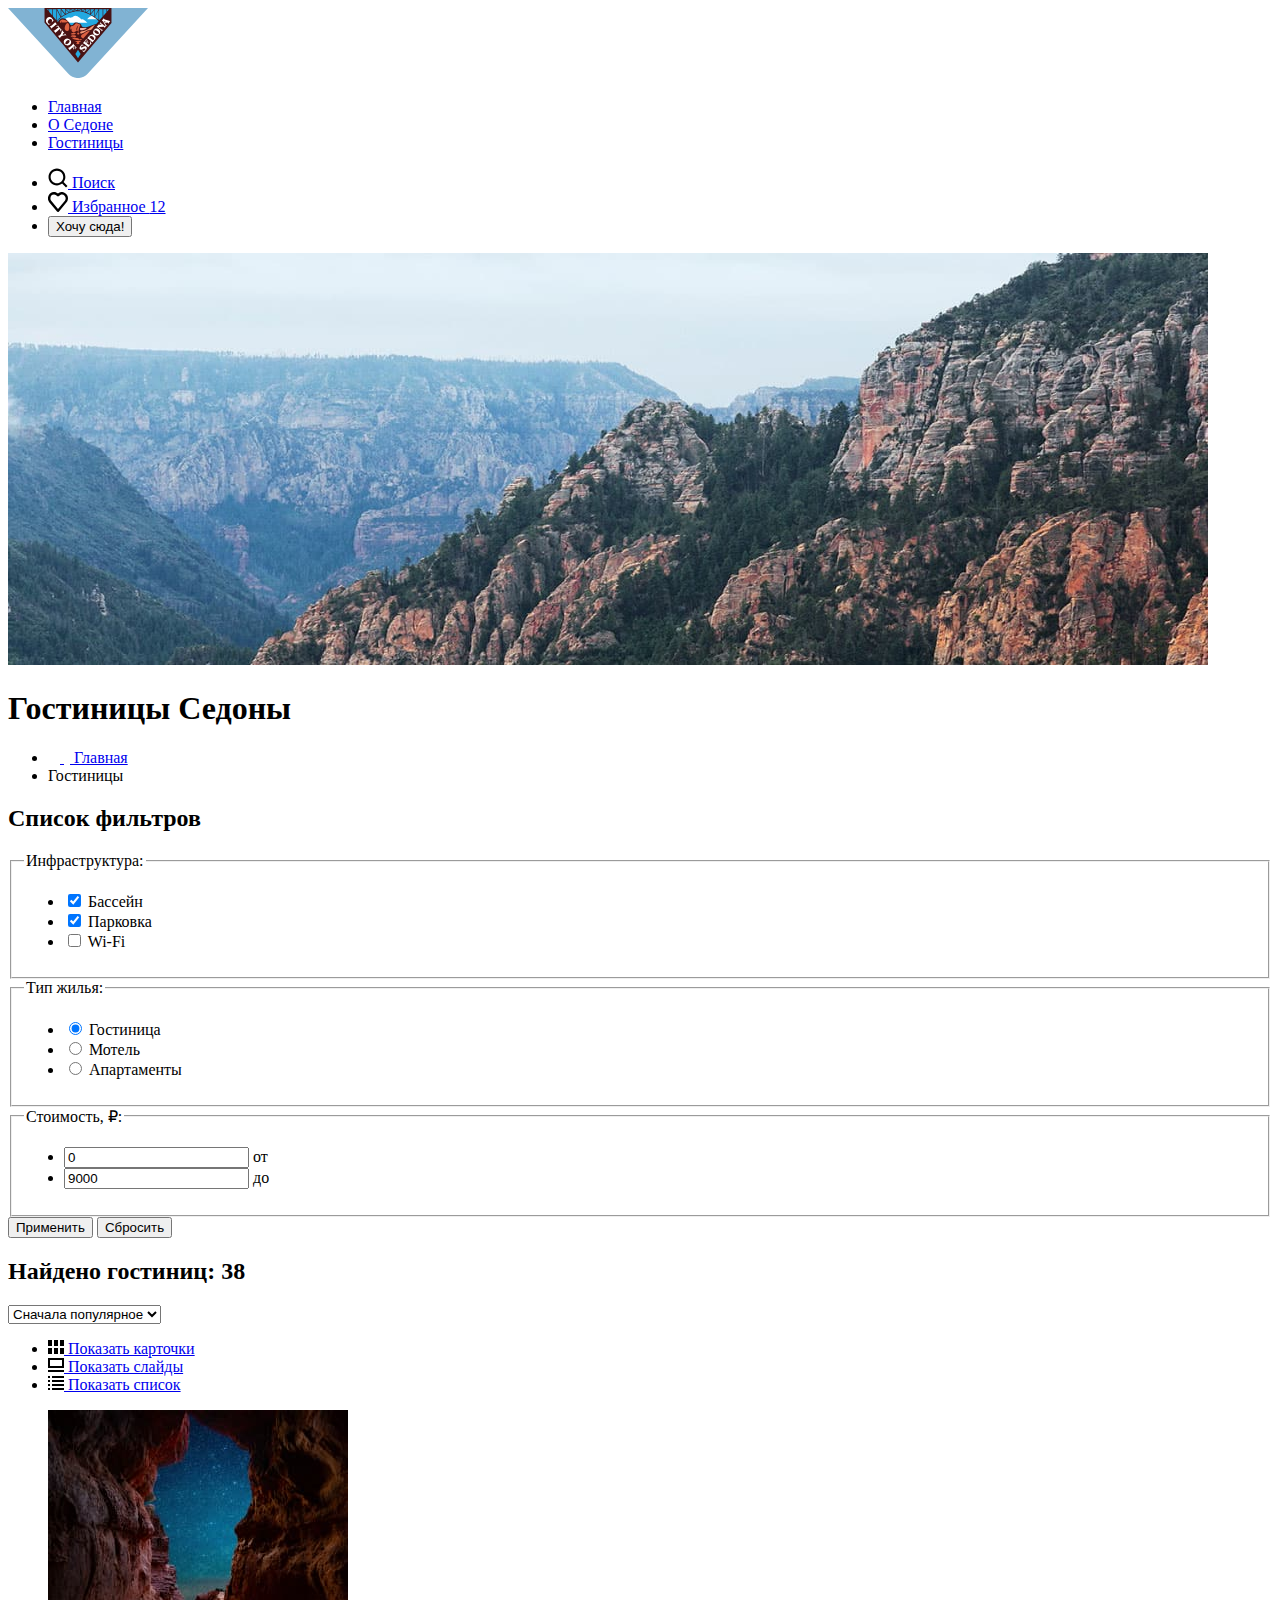
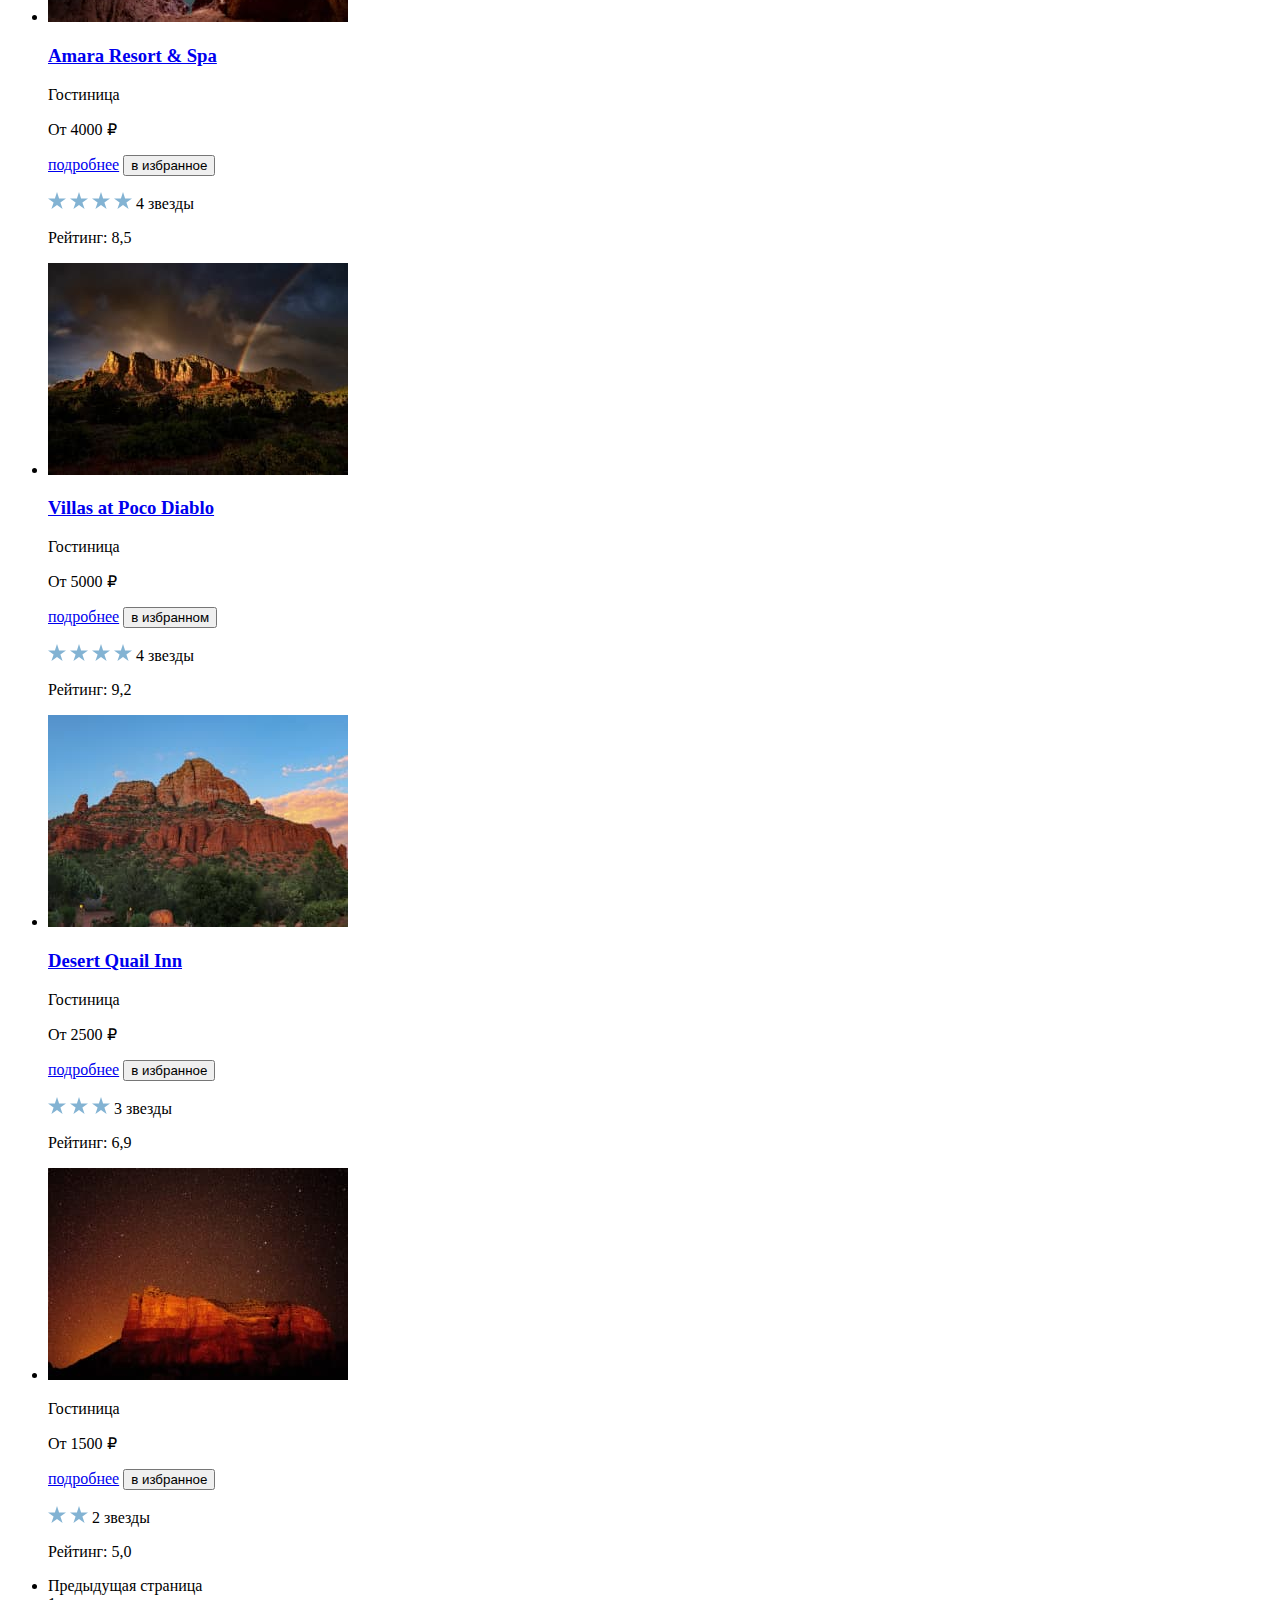
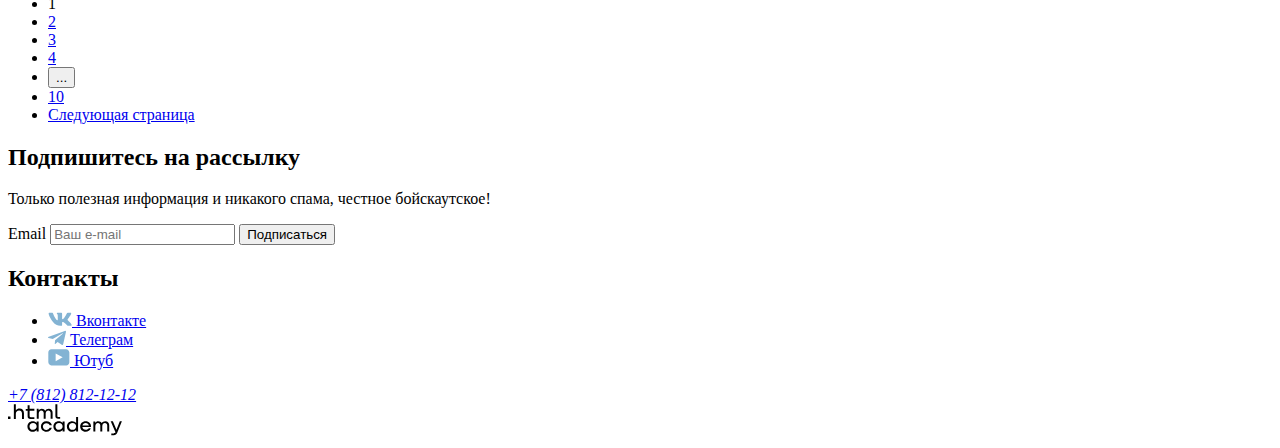
<file: 2/catalog.html>
<!DOCTYPE html>
<html lang="ru">
  <head>
    <meta charset="utf-8">
    <title>Каталог</title>
    <base href="https://htmlacademy-htmlcss.github.io/2417021-sedona-1/2/">
</head>

  <body>
    <header class="page-header">
      <nav class="navigation">
        <a class="navigation-logo" href="index.html">
          <img class="page-header-logo" alt="Логотип городка Седона." src="images/logo-header.svg" width="140" height="70">
        </a>
        <ul class="navigation-list">
          <li class="navigation-item">
            <a class="navigation-link" href="index.html">Главная</a>
          </li>
          <li class="navigation-item">
            <a class="navigation-link" href="#">О Седоне</a>
          </li>
          <li class="navigation-item">
            <a class="navigation-link" href="catalog.html">Гостиницы</a>
          </li>
        </ul>
        <ul class="navigation-list navigation-user">
          <li class="navigation-item">
            <a class="navigation-link" href="#">
              <img class="search-icon" alt="Иконка поиска." src="images/search-header.svg" width="20" height="20">
              <span class="visually-hidden">
                Поиск
              </span>
            </a>
          </li>
          <li class="navigation-item">
            <a class="navigation-link" href="#">
              <img class="favorite-icon" alt="Иконка в виде сердечка." src="images/favorite.svg" width="20" height="20">
              <span class="visually-hidden">
                Избранное
              </span>
              <span class="navigation-favorite-hotels-count">
                12
              </span>
            </a>
          </li>
          <li class="navigation-item">
            <button class="want-here-button" type="button">
              Хочу сюда!
            </button>
          </li>
        </ul>
      </nav>
    </header>

    <main class="main-inner">
      <header class="inner-header">
        <img class="hero-section-logo" alt="Логотип городка Седона." src="images/catalog-index-background.jpg" width="1200" height="412">
        <h1 class="inner-header-title">Гостиницы Седоны</h1>
        <ul class="breadcrumbs">
          <li class="breadcrumbs-item">
            <a class="button" href="index.html">
              <img class="breadcrumbs-home-icon" alt="Иконка в виде домика." src="images/breadcrumbs-home-logo.svg" width="12" height="12">
              <img class="breadcrumbs-arrow-icon" alt="Иконка в виде стрелочки развернутой вправо." src="images/breadcrumbs-arrow-2.svg" width="6" height="9">
              <span class="visually-hidden">
                Главная
              </span>
            </a>
          </li>
          <li class="breadcrumbs-item">
            <a class="breadcrumbs-link">Гостиницы</a>
          </li>
        </ul>
      </header>

      <section class="hotel-filters">
        <h2 class="visually-hidden">Список фильтров</h2>
        <form class="hotels-filter" action="https://echo.htmlacademy.ru/" method="get">

          <fieldset class="hotels-filter-group">
            <legend class="hotels-filter-title">Инфраструктура:</legend>
            <ul class="hotels-filter-list">
              <li class="hotels-filter-item">
                <label class="control">
                  <input class="control-input" type="checkbox" name="pool" checked>

                  Бассейн
                </label>
              </li>
              <li class="hotels-filter-item">
                <label class="control">
                  <input class="control-input" type="checkbox" name="parking" checked>

                  Парковка
                </label>
              </li>
              <li class="hotels-filter-item">
                <label class="control">
                  <input class="control-input" type="checkbox" name="Wi-Fi">

                  Wi-Fi
                </label>
              </li>
            </ul>
          </fieldset>

          <fieldset class="hotels-filter-group">
            <legend class="hotels-filter-title">Тип жилья:</legend>
            <ul class="hotels-filter-list">
              <li class="hotels-filter-item">
                <label class="control">
                  <input class="control-input" type="radio" name="product-group" value="hotel" checked>

                  Гостиница
                </label>
              </li>
              <li class="hotels-filter-item">
                <label class="control">
                  <input class="control-input" type="radio" name="product-group" value="motel">

                  Мотель
                </label>
              </li>
              <li class="hotels-filter-item">
                <label class="control">
                  <input class="control-input" type="radio" name="product-group" value="appartment">

                  Апартаменты
                </label>
              </li>
            </ul>
          </fieldset>

          <fieldset class="hotels-filter-group">
            <legend class="hotels-filter-title">Стоимость, ₽:</legend>
            <ul class="hotels-filter-list">
              <li class="hotels-filter-item">
                <label class="control">
                  <input class="control-input" type="number" name="min-price" value="0">

                  от
                </label>
              </li>
              <li class="hotels-filter-item">
                <label class="control">
                  <input class="control-input" type="number" name="max-price" value="9000">

                  до
                </label>
              </li>
            </ul>
          </fieldset>

          <button class="button" type="submit">Применить</button>
          <button class="button" type="reset">Сбросить</button>
        </form>
      </section>
        
      <section class="hotel-catalog">
        <header class="catalog-header">
          <h2>Найдено гостиниц: 38</h2>
          <select class="select-control" aria-label="Сортировка">
            <option value="popular">Сначала популярное</option>
            <option value="cheap">Сначала дешёвое</option>
            <option value="expensive">Сначала дорогое</option>
          </select>
          <ul>
            <li>
              <a class="button" href="#">
                <img class="sort-cards-icon" alt="Иконка в виде упорядоченного набора карточек." src="images/sort-cards-logo.svg" width="16" height="14">
                <span class="visually-hidden">Показать карточки</span>
              </a>
            </li>
            <li>
              <a class="button" href="#">
                <img class="sort-slide-icon" alt="Иконка в виде слайда." src="images/sort-present-logo.svg" width="16" height="14">
                <span class="visually-hidden">Показать слайды</span>
              </a>
            </li>
            <li>
              <a href="#" class="button button-light">
                <img class="sort-list-icon" alt="Иконка в виде списка." src="images/sort-list-logo.svg" width="16" height="14">
                <span class="visually-hidden">Показать список</span>
              </a>
            </li>
          </ul>
        </header>

        <ul class="hotel-list">
          <li>
            <article class="hotel-card">
              <a class="hotel-card-link" href="hotel.html">
                <img class="hotel-card-image" alt="Логотип гостиницы Amara Resort & Spa." src="images/amara-photo.jpg" width="300" height="212">
                <h3 class="hotel-card-title">Amara Resort & Spa</h3>
              </a>
              <p>Гостиница</p>
              <p class="hotel-card-price">От 4000 ₽</p>
              <a class="hotel-card-button button" href="#">подробнее</a>
              <button class="add-to-favorite-button" type="button">
                в избранное
              </button>
              <p class="hotels-card-stars">
                <img class="favorite-stars-icon" alt="Иконка в виде звёздочки." src="images/rating-star.svg" width="18" height="17">
                <img class="favorite-stars-icon" alt="Иконка в виде звёздочки." src="images/rating-star.svg" width="18" height="17">
                <img class="favorite-stars-icon" alt="Иконка в виде звёздочки." src="images/rating-star.svg" width="18" height="17">
                <img class="favorite-stars-icon" alt="Иконка в виде звёздочки." src="images/rating-star.svg" width="18" height="17">
                <span class="visually-hidden">4 звезды</span>
              </p>
              <p class="hotel-card-rating">Рейтинг: 8,5</p>
            </article>
          </li>
          <li>
            <article class="hotel-card">
              <a class="hotel-card-link" href="hotel.html">
                <img class="hotel-card-image" alt="Логотип гостиницы Villas at Poco Diablo." src="images/poco-diablo.jpg" width="300" height="212">
                <h3 class="hotel-card-title">Villas at Poco Diablo</h3>
              </a>
              <p>Гостиница</p>
              <p class="hotel-card-price">От 5000 ₽</p>
              <a class="hotel-card-button button" href="#">подробнее</a>
              <button class="remove-from-favorite-button" type="button">
                в избранном
              </button>
              <p class="hotels-card-stars">
                <img class="favorite-stars-icon" alt="Иконка в виде звёздочки." src="images/rating-star.svg" width="18" height="17">
                <img class="favorite-stars-icon" alt="Иконка в виде звёздочки." src="images/rating-star.svg" width="18" height="17">
                <img class="favorite-stars-icon" alt="Иконка в виде звёздочки." src="images/rating-star.svg" width="18" height="17">
                <img class="favorite-stars-icon" alt="Иконка в виде звёздочки." src="images/rating-star.svg" width="18" height="17">
                <span class="visually-hidden">4 звезды</span>
              </p>
              <p class="hotel-card-rating">Рейтинг: 9,2</p>
            </article>
          </li>
          <li>
            <article class="hotel-card">
              <a class="hotel-card-link" href="hotel.html">
                <img class="hotel-card-image" alt="Логотип гостиницы Desert Quail Inn." src="images/qual-inn.jpg" width="300" height="212">
                <h3 class="hotel-card-title">Desert Quail Inn</h3>
              </a>
              <p>Гостиница</p>
              <p class="hotel-card-price">От 2500 ₽</p>
              <a class="hotel-card-button button" href="#">подробнее</a>
              <button class="add-to-favorite-button" type="button">
                в избранное
              </button>
              <p class="hotels-card-stars">
                <img class="favorite-stars-icon" alt="Иконка в виде звёздочки." src="images/rating-star.svg" width="18" height="17">
                <img class="favorite-stars-icon" alt="Иконка в виде звёздочки." src="images/rating-star.svg" width="18" height="17">
                <img class="favorite-stars-icon" alt="Иконка в виде звёздочки." src="images/rating-star.svg" width="18" height="17">
                <span class="visually-hidden">3 звезды</span>
              </p>
              <p class="hotel-card-rating">Рейтинг: 6,9</p>
            </article>
          </li>
          <li>
            <article class="hotel-card">
              <a class="hotel-card-link" href="hotel.html">
                <img class="hotel-card-image" alt="Логотип гостиницы GreenTree Inn." src="images/greentree.jpg" width="300" height="212">
              </a>
              <p>Гостиница</p>
              <p class="hotel-card-price">От 1500 ₽</p>
              <a class="hotel-card-button button" href="#">подробнее</a>
              <button class="add-to-favorite-button" type="button">
                в избранное
              </button>
              <p class="hotels-card-stars">
                <img class="favorite-stars-icon" alt="Иконка в виде звёздочки." src="images/rating-star.svg" width="18" height="17">
                <img class="favorite-stars-icon" alt="Иконка в виде звёздочки." src="images/rating-star.svg" width="18" height="17">
                <span class="visually-hidden">2 звезды</span>
              </p>
              <p class="hotel-card-rating">Рейтинг: 5,0</p>
            </article>
          </li>
        </ul>

        <ul class="pagination">
          <li class="pagination-item">
            <a class="pagination-link pagination-prev pagination-disabled">
              <span class="visually-hidden">Предыдущая страница</span>
            </a>
          </li>
          <li class="pagination-item">
            <a class="pagination-link pagination-current">1</a>
          </li>
          <li class="pagination-item">
            <a class="pagination-link" href="#">2</a>
          </li>
          <li class="pagination-item">
            <a class="pagination-link" href="#">3</a>
          </li>
          <li class="pagination-item">
            <a class="pagination-link" href="#">4</a>
          <li class="pagination-item">
            <button class="button pagination-show-more" type="button">...</button>
          </li>
          <li class="pagination-item">
            <a class="pagination-link" href="#">10</a>
          </li>
          <li class="pagination-item">
            <a class="pagination-link pagination-next" href="#">
              <span class="visually-hidden">Следующая страница</span>
            </a>
          </li>
        </ul>
      </section>          
    </main>
  
    <footer class="page-footer">
      <section class="newsletter">
        <h2 class="newsletter-title">Подпишитесь на рассылку</h2>
        <p class="newsletter-description">Только полезная информация и никакого спама, честное бойскаутское!</p>
        <form class="newsletter-form" action="https://echo.htmlacademy.ru/" method="post">

          <label for="newsletter-email">Email</label>
          <input class="field" placeholder="Ваш e-mail" type="email" name="newsletter-email" id="newsletter-email" required>

          <button class="button newsletter-button" type="submit">
            Подписаться
          </button>
        </form>
      </section>

      <section class="footer-contacts">
        <h2 class="visually-hidden">Контакты</h2>
        <ul class="footer-social-list">
          <li class="footer-social-item">
            <a class="button" href="https://vk.com/htmlacademy">
              <img class="extra-advantages-icon" alt="логотип соцсети Вконтакте." src="images/vk-logo.svg" width="24" height="14">
              <span class="visually-hidden">Вконтакте</span>
            </a>
          </li>
          <li class="footer-social-item">
            <a class="button" href="https://t.me/htmlacademy">
              <img class="extra-advantages-icon" alt="логотип мессенджера Телеграм." src="images/telegram-logo.svg" width="18" height="15">
              <span class="visually-hidden">Телеграм</span>
            </a>
          </li>
          <li class="footer-social-item">
            <a class="button" href="https://www.youtube.com/user/htmlacademyru">
              <img class="extra-advantages-icon" alt="логотип видеохостинга Youtube." src="images/youtube-logo.svg" width="22" height="17">
              <span class="visually-hidden">Ютуб</span>
            </a>
          </li>
        </ul>
        <address class="footer-telephone">
          <a class="footer-contacts-address-phone" href="tel:+78128121212">+7 (812) 812-12-12</a>
        </address>
        <a class="footer-logo" href="https://htmlacademy.ru/">
          <img class="page-footer-logo-picture" alt="Логотип .htmlacademy." src="images/html-academy-logo.svg" width="114" height="32">
        </a>
      </section>
    </footer>
  </body>
</html>
</file>
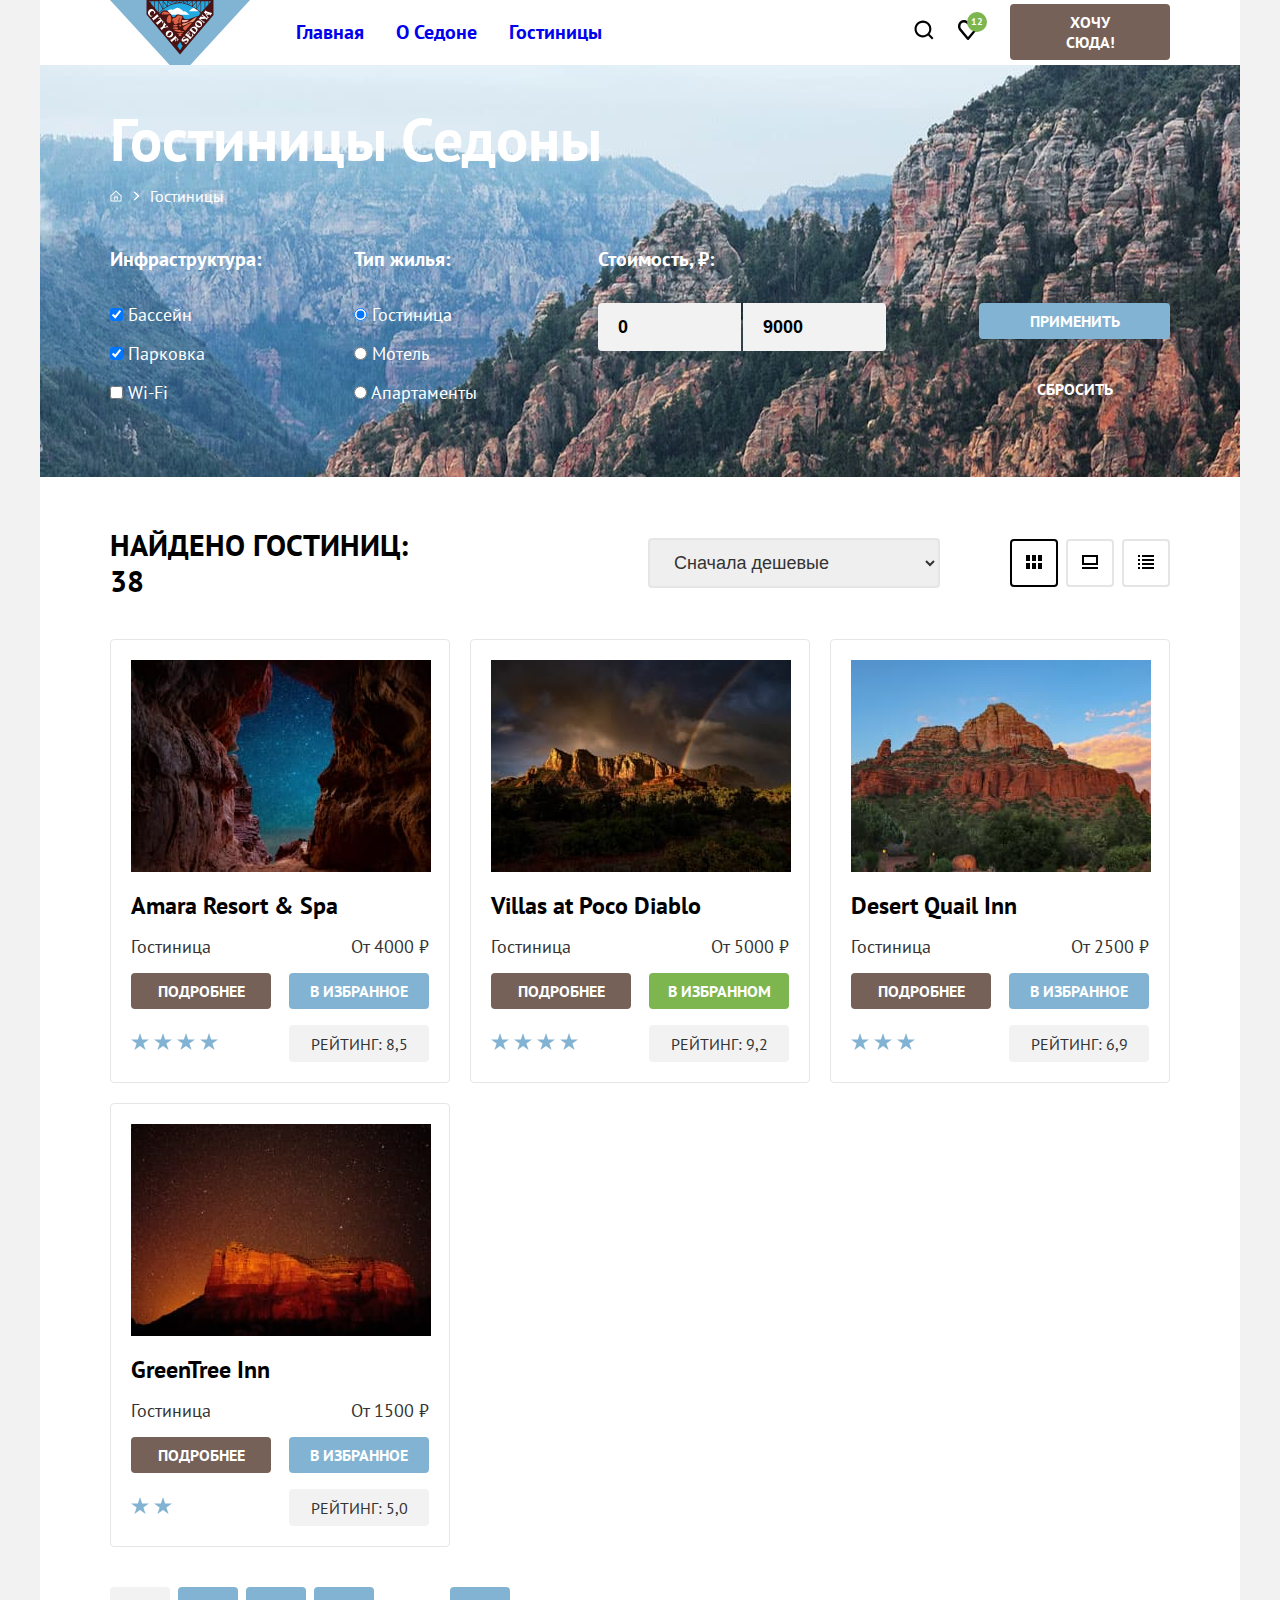
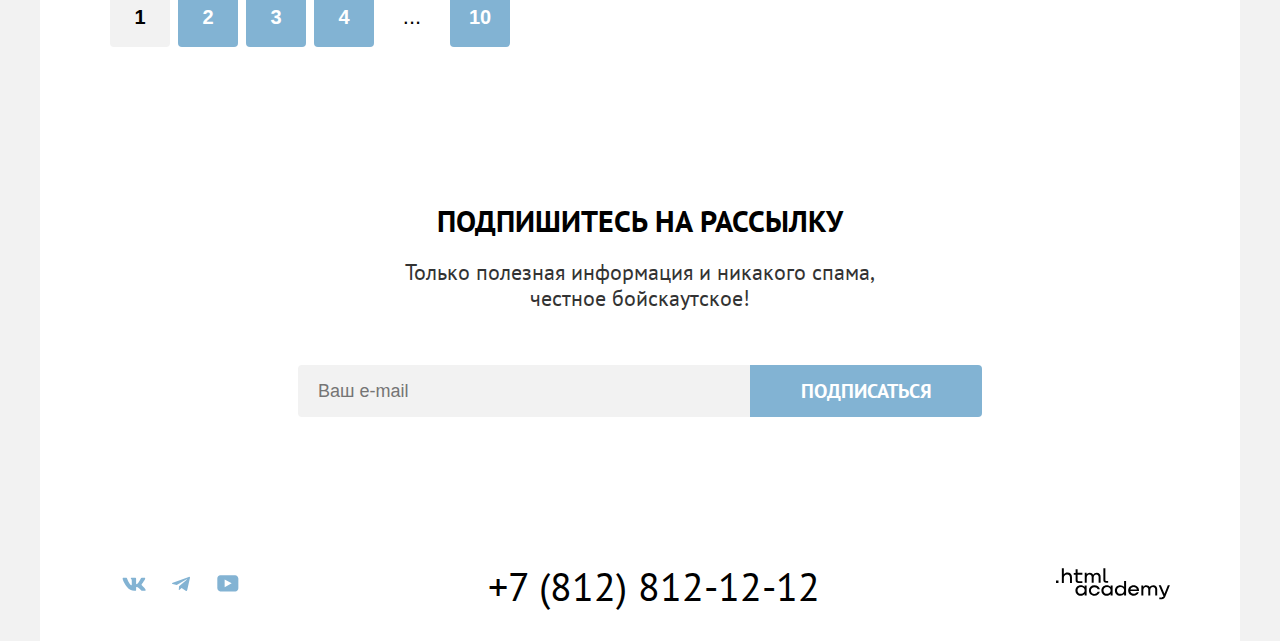
<file: 3/catalog.html>
<!DOCTYPE html>
<html lang="ru">
  <head>
    <meta charset="utf-8">
    <title>Каталог</title>
    <link rel="stylesheet" href="styles/styles.css">
    <base href="https://htmlacademy-htmlcss.github.io/2417021-sedona-1/3/">
</head>

  <body>
    <header class="page-header">
      <nav class="navigation">
        <a class="navigation-logo" href="index.html">
          <img class="page-header-logo" alt="Логотип городка Седона." src="images/logo-header.svg" width="140" height="70">
        </a>
        <ul class="navigation-list">
          <li class="navigation-item">
            <a class="navigation-link" href="index.html">Главная</a>
          </li>
          <li class="navigation-item">
            <a class="navigation-link" href="#">О Седоне</a>
          </li>
          <li class="navigation-item">
            <a class="navigation-link" href="catalog.html">Гостиницы</a>
          </li>
        </ul>
        <ul class="navigation-list navigation-user">
          <li class="navigation-item">
            <a class="navigation-link" href="#">
              <img class="search-icon" alt="Иконка поиска." src="images/search-header.svg" width="20" height="20">
              <span class="visually-hidden">
                Поиск
              </span>
            </a>
          </li>
          <li class="navigation-item">
            <a class="navigation-link" href="#">
              <img class="favorite-icon" alt="Иконка в виде сердечка." src="images/favorite.svg" width="20" height="20">
              <span class="visually-hidden">
                Избранное
              </span>
              <span class="navigation-favorite-hotels-count">
                12
              </span>
            </a>
          </li>
          <li class="navigation-item">
            <button class="button button-search-small" type="button">
              Хочу сюда!
            </button>
          </li>
        </ul>
      </nav>
    </header>

    <main class="main-container">
      <div class="page-container">
        <div class="header-background">
          <header class="inner-header">
            <h1 class="inner-header-title">Гостиницы Седоны</h1>
            <ul class="breadcrumbs">
              <li class="breadcrumbs-item">
                <a class="button" href="index.html">
                  <span class="visually-hidden">
                    Главная
                  </span>
                </a>
              </li>
              <li class="breadcrumbs-item">
                <span class="visually-hidden">Стрелка вперед.</span>
              </li>
              <li class="breadcrumbs-item">
                <a class="breadcrumbs-link">Гостиницы</a>
              </li>
            </ul>
          </header>

          <section class="hotel-filters">
            <h2 class="visually-hidden">Список фильтров</h2>
            <form class="hotels-filters-forms" action="https://echo.htmlacademy.ru/" method="get">

              <fieldset class="hotels-filter-group">
                <legend class="hotels-filter-title">Инфраструктура:</legend>
                <ul class="hotels-filter-list">
                  <li class="hotels-filter-item">
                    <label class="control">
                      <input class="control-input" type="checkbox" name="pool" checked>

                      Бассейн
                    </label>
                  </li>
                  <li class="hotels-filter-item">
                    <label class="control">
                      <input class="control-input" type="checkbox" name="parking" checked>

                      Парковка
                    </label>
                  </li>
                  <li class="hotels-filter-item">
                    <label class="control">
                      <input class="control-input" type="checkbox" name="Wi-Fi">

                      Wi-Fi
                    </label>
                  </li>
                </ul>
              </fieldset>

              <fieldset class="hotels-filter-group">
                <legend class="hotels-filter-title">Тип жилья:</legend>
                <ul class="hotels-filter-list">
                  <li class="hotels-filter-item">
                    <label class="control">
                      <input class="control-input" type="radio" name="product-group" value="hotel" checked>

                      Гостиница
                    </label>
                  </li>
                  <li class="hotels-filter-item">
                    <label class="control">
                      <input class="control-input" type="radio" name="product-group" value="motel">

                      Мотель
                    </label>
                  </li>
                  <li class="hotels-filter-item">
                    <label class="control">
                      <input class="control-input" type="radio" name="product-group" value="appartment">

                      Апартаменты
                    </label>
                  </li>
                </ul>
              </fieldset>

              <fieldset class="hotels-filter-group">
                <legend class="hotels-filter-title">Стоимость, ₽:</legend>
                <ul class="hotels-filter-list">
                  <li class="hotels-filter-item">
                    <label class="control-last">
                      <input class="control-input-min" type="number" placeholder="от" name="min-price" value="0">
                    </label>
                  </li>
                  <li class="hotels-filter-item">
                    <label class="control-last">
                      <input class="control-input-max" type="number" placeholder="до" name="max-price" value="9000">
                    </label>
                  </li>
                </ul>
              </fieldset>
              <div class="hotel-filter-buttons">
                <button class="button button-submit" type="submit">Применить</button>
                <button class="button button-reset" type="reset">Сбросить</button>
              </div>
            </form>
          </section>
        </div>

        <section class="hotel-catalog">
          <header class="catalog-header">
            <h2 class="catalog-title">Найдено гостиниц: 38</h2>
            <select class="control-select" aria-label="Сортировка">
              <option value="cheap">Сначала дешевые</option>
              <option value="popular">Сначала популярное</option>
              <option value="expensive">Сначала дорогое</option>
            </select>
            <ul class="catalog-cards-sorting">
              <li class="catalog-cards-sorting-element">
                <a class="button button-current" href="#">
                  <img class="sort-cards-icon" alt="Иконка в виде упорядоченного набора карточек." src="images/sort-cards-logo.svg" width="16" height="14">
                  <span class="visually-hidden">Показать карточки</span>
                </a>
              </li>
              <li class="catalog-cards-sorting-element">
                <a class="button" href="#">
                  <img class="sort-slide-icon" alt="Иконка в виде слайда." src="images/sort-present-logo.svg" width="16" height="14">
                  <span class="visually-hidden">Показать слайды</span>
                </a>
              </li>
              <li class="catalog-cards-sorting-element">
                <a href="#" class="button button-light">
                  <img class="sort-list-icon" alt="Иконка в виде списка." src="images/sort-list-logo.svg" width="16" height="14">
                  <span class="visually-hidden">Показать список</span>
                </a>
              </li>
            </ul>
          </header>

          <ul class="hotel-list">
            <li class="hotel-card">
              <article class="hotel-card-article">
                <a class="hotel-card-link" href="hotel.html">
                  <img class="hotel-card-image" alt="Логотип гостиницы Amara Resort & Spa." src="images/amara-photo.jpg" width="300" height="212">
                  <h3 class="hotel-card-title">Amara Resort & Spa</h3>
                </a>
                <div class="hotel-card-description">
                  <p class="hotel-card-type">Гостиница</p>
                  <p class="hotel-card-price">От 4000 ₽</p>
                </div>
                <div class="hotel-card-buttons">
                  <a class="button button-hotel-card" href="#">подробнее</a>
                  <button class="button button-add-to-favorite" type="button">
                    в избранное
                  </button>
                </div>
                <div class="hotel-card-rating-wrapper">
                  <p class="hotel-card-stars">
                    <img class="favorite-stars-icon" alt="Иконка в виде звёздочки." src="images/rating-star.svg" width="18" height="17">
                    <img class="favorite-stars-icon" alt="Иконка в виде звёздочки." src="images/rating-star.svg" width="18" height="17">
                    <img class="favorite-stars-icon" alt="Иконка в виде звёздочки." src="images/rating-star.svg" width="18" height="17">
                    <img class="favorite-stars-icon" alt="Иконка в виде звёздочки." src="images/rating-star.svg" width="18" height="17">
                    <span class="visually-hidden">4 звезды</span>
                  </p>
                  <p class="hotel-card-rating">Рейтинг: 8,5</p>
                </div>
              </article>
            </li>
            <li class="hotel-card">
              <article class="hotel-card-article">
                <a class="hotel-card-link" href="hotel.html">
                  <img class="hotel-card-image" alt="Логотип гостиницы Villas at Poco Diablo." src="images/poco-diablo.jpg" width="300" height="212">
                  <h3 class="hotel-card-title">Villas at Poco Diablo</h3>
                </a>
                <div class="hotel-card-description">
                  <p class="hotel-card-type">Гостиница</p>
                  <p class="hotel-card-price">От 5000 ₽</p>
                </div>
                <div class="hotel-card-buttons">
                  <a class="button button-hotel-card" href="#">подробнее</a>
                  <button class="button button-remove-from-favorite" type="button">
                  в избранном
                </button>
                </div>
                <div class="hotel-card-rating-wrapper">
                  <p class="hotel-card-stars">
                    <img class="favorite-stars-icon" alt="Иконка в виде звёздочки." src="images/rating-star.svg" width="18" height="17">
                    <img class="favorite-stars-icon" alt="Иконка в виде звёздочки." src="images/rating-star.svg" width="18" height="17">
                    <img class="favorite-stars-icon" alt="Иконка в виде звёздочки." src="images/rating-star.svg" width="18" height="17">
                    <img class="favorite-stars-icon" alt="Иконка в виде звёздочки." src="images/rating-star.svg" width="18" height="17">
                    <span class="visually-hidden">4 звезды</span>
                  </p>
                  <p class="hotel-card-rating">Рейтинг: 9,2</p>
                </div>
              </article>
            </li>
            <li class="hotel-card">
              <article class="hotel-card-article">
                <a class="hotel-card-link" href="hotel.html">
                  <img class="hotel-card-image" alt="Логотип гостиницы Desert Quail Inn." src="images/qual-inn.jpg" width="300" height="212">
                  <h3 class="hotel-card-title">Desert Quail Inn</h3>
                </a>
                <div class="hotel-card-description">
                  <p class="hotel-card-type">Гостиница</p>
                  <p class="hotel-card-price">От 2500 ₽</p>
                </div>
                <div class="hotel-card-buttons">
                  <a class="button button-hotel-card" href="#">подробнее</a>
                  <button class="button button-add-to-favorite" type="button">
                    в избранное
                  </button>
                </div>
                <div class="hotel-card-rating-wrapper">
                  <p class="hotel-card-stars">
                    <img class="favorite-stars-icon" alt="Иконка в виде звёздочки." src="images/rating-star.svg" width="18" height="17">
                    <img class="favorite-stars-icon" alt="Иконка в виде звёздочки." src="images/rating-star.svg" width="18" height="17">
                    <img class="favorite-stars-icon" alt="Иконка в виде звёздочки." src="images/rating-star.svg" width="18" height="17">
                    <span class="visually-hidden">3 звезды</span>
                  </p>
                  <p class="hotel-card-rating">Рейтинг: 6,9</p>
                </div>
              </article>
            </li>
            <li class="hotel-card">
              <article class="hotel-card-article">
                <a class="hotel-card-link" href="hotel.html">
                  <img class="hotel-card-image" alt="Логотип гостиницы GreenTree Inn." src="images/greentree.jpg" width="300" height="212">
                  <h3 class="hotel-card-title">GreenTree Inn</h3>
                </a>
                <div class="hotel-card-description">
                  <p class="hotel-card-type">Гостиница</p>
                  <p class="hotel-card-price">От 1500 ₽</p>
                </div>
                <div class="hotel-card-buttons">
                  <a class="button button-hotel-card" href="#">подробнее</a>
                  <button class="button button-add-to-favorite" type="button">
                    в избранное
                  </button>
                </div>
                <div class="hotel-card-rating-wrapper">
                  <p class="hotel-card-stars">
                    <img class="favorite-stars-icon" alt="Иконка в виде звёздочки." src="images/rating-star.svg" width="18" height="17">
                    <img class="favorite-stars-icon" alt="Иконка в виде звёздочки." src="images/rating-star.svg" width="18" height="17">
                    <span class="visually-hidden">2 звезды</span>
                  </p>
                  <p class="hotel-card-rating">Рейтинг: 5,0</p>
                </div>
              </article>
            </li>

          </ul>

          <ul class="pagination">
            <li class="pagination-item">
              <button class="button-pagination pagination-current">1</button>
            </li>
            <li class="pagination-item">
              <button class="button-pagination">2</button>
            </li>
            <li class="pagination-item">
              <button class="button-pagination">3</button>
            </li>
            <li class="pagination-item">
              <button class="button-pagination">4</button>
            <li class="pagination-item">
              <button class="button-pagination pagination-show-more" type="button">...</button>
            </li>
            <li class="pagination-item">
              <button class="button-pagination">10</button>
            </li>
          </ul>
        </section>
      </div>
    </main>

    <footer class="page-footer">
      <section class="inner-newsletter">
        <h2 class="inner-newsletter-title">Подпишитесь на рассылку</h2>
        <p class="inner-newsletter-description">Только полезная информация и никакого спама,<br>
          честное бойскаутское!</p>
        <form class="newsletter-form" action="https://echo.htmlacademy.ru/" method="post">

          <label for="newsletter-email"></label>
          <input class="email-field" placeholder="Ваш e-mail" type="email" name="newsletter-email" id="newsletter-email" required>

          <button class="button button-subscribe" type="submit">
            Подписаться
          </button>
        </form>
      </section>

      <section class="footer-contacts">
        <h2 class="visually-hidden">Контакты</h2>
        <ul class="footer-social-list">
          <li class="footer-social-item">
            <a class="button" href="https://vk.com/htmlacademy">
              <img class="footer-social-icon" alt="логотип соцсети Вконтакте." src="images/vk-logo.svg" width="24" height="14">
              <span class="visually-hidden">Вконтакте</span>
            </a>
          </li>
          <li class="footer-social-item">
            <a class="button" href="https://t.me/htmlacademy">
              <img class="footer-social-icon" alt="логотип мессенджера Телеграм." src="images/telegram-logo.svg" width="18" height="15">
              <span class="visually-hidden">Телеграм</span>
            </a>
          </li>
          <li class="footer-social-item">
            <a class="button" href="https://www.youtube.com/user/htmlacademyru">
              <img class="footer-social-icon" alt="логотип видеохостинга Youtube." src="images/youtube-logo.svg" width="22" height="17">
              <span class="visually-hidden">Ютуб</span>
            </a>
          </li>
        </ul>
        <address class="footer-telephone">
          <a class="footer-contacts-address-phone" href="tel:+78128121212">+7 (812) 812-12-12</a>
        </address>
        <a class="footer-logo" href="https://htmlacademy.ru/">
          <img class="page-footer-logo-picture" alt="Логотип .htmlacademy" src="images/html-academy-logo.svg" width="114" height="32">
        </a>
      </section>
    </footer>
  </body>
</html>
</file>
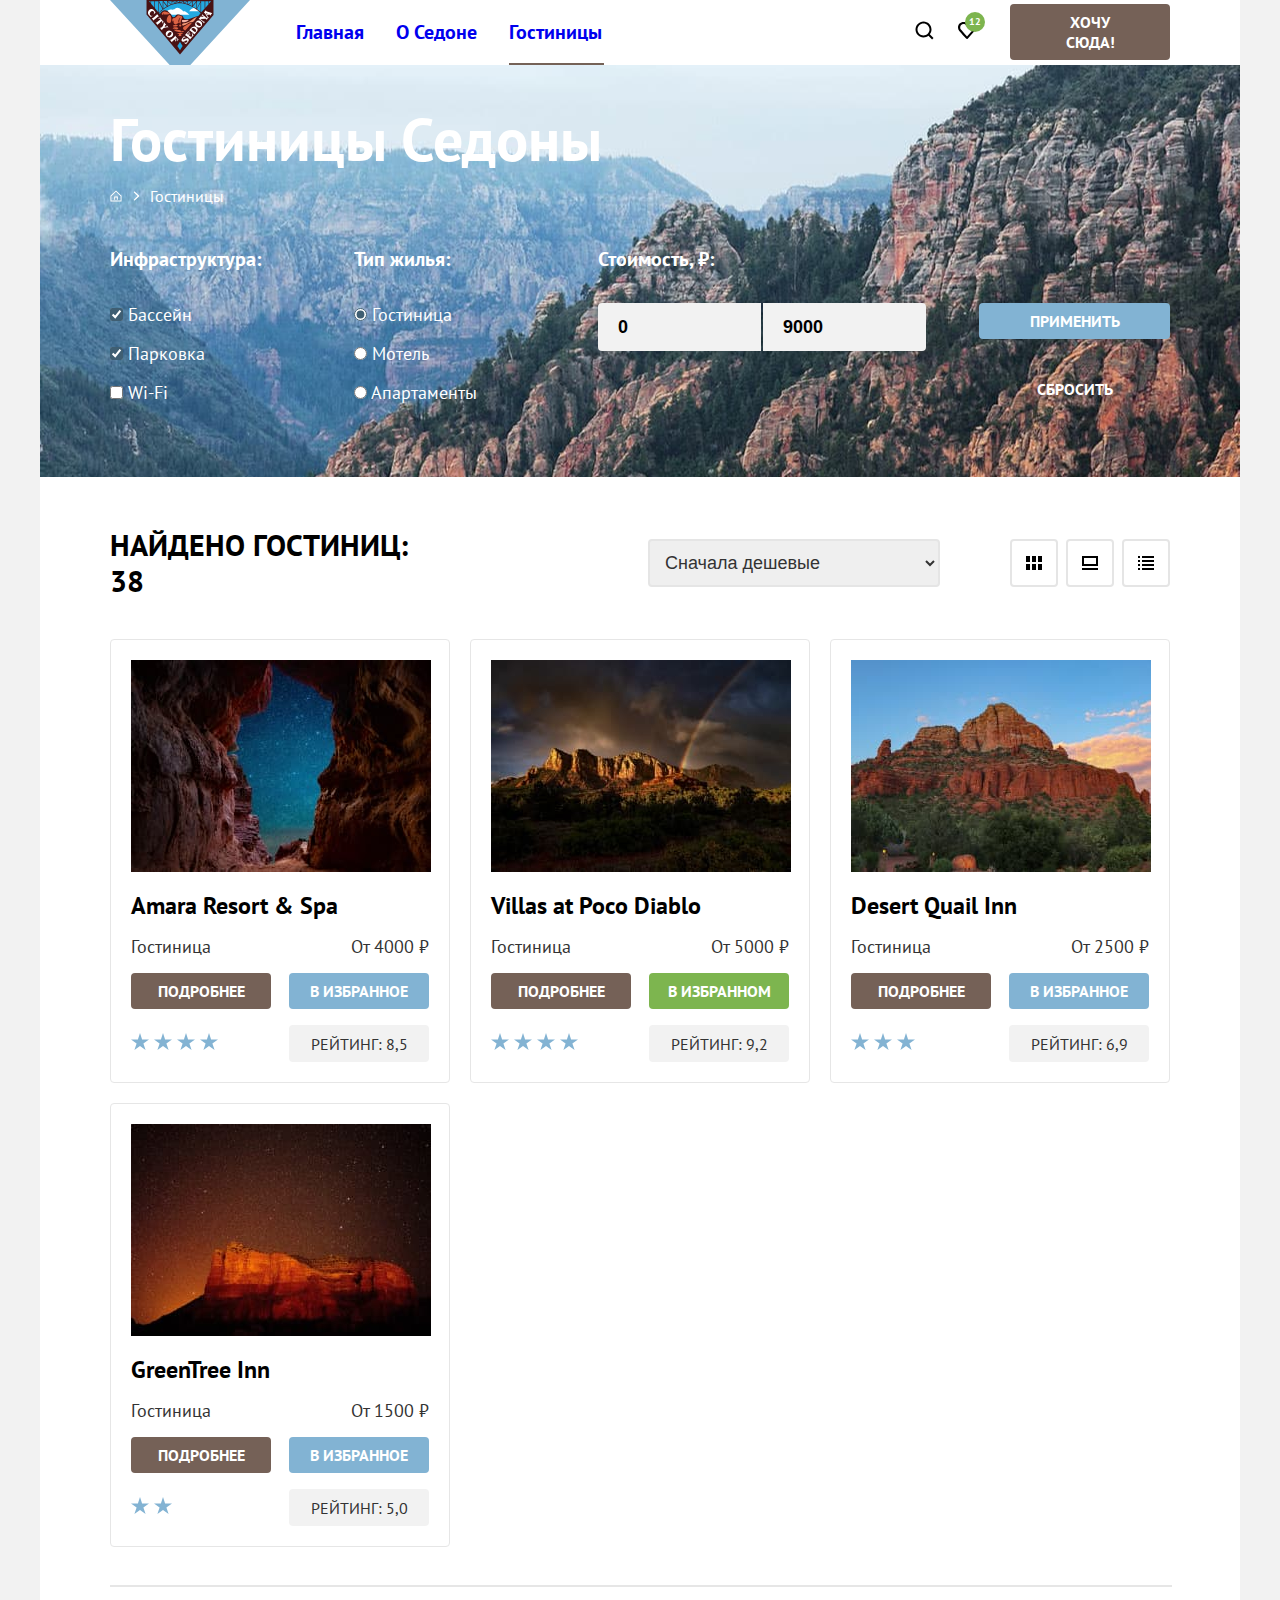
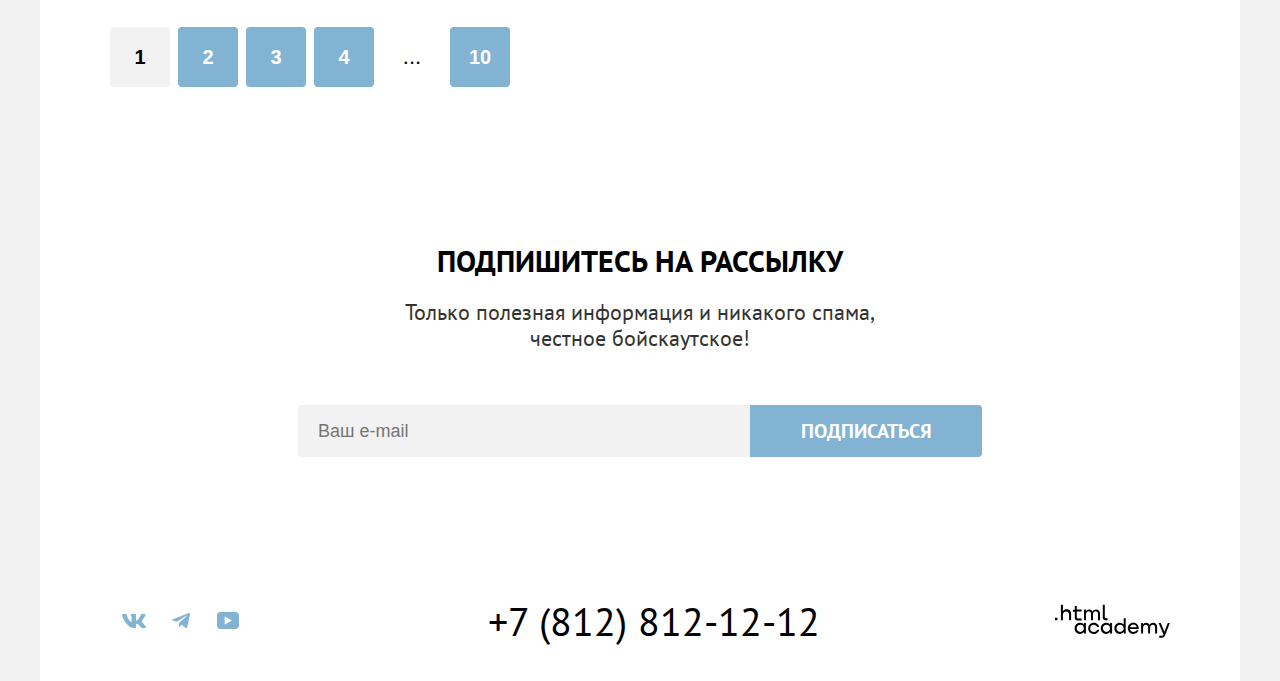
<file: 4/catalog.html>
<!DOCTYPE html>
<html lang="ru">
  <head>
    <meta charset="utf-8">
    <title>Каталог</title>
    <link rel="stylesheet" href="styles/styles.css">
    <base href="https://htmlacademy-htmlcss.github.io/2417021-sedona-1/4/">
</head>

  <body>
    <header class="page-header">
      <nav class="navigation">
        <a class="navigation-logo" href="index.html">
          <img class="page-header-logo" alt="Логотип городка Седона." src="images/logo-header.svg" width="140" height="70">
        </a>
        <ul class="navigation-list">
          <li class="navigation-item">
            <a class="navigation-link" href="index.html">Главная</a>
          </li>
          <li class="navigation-item">
            <a class="navigation-link" href="#">О Седоне</a>
          </li>
          <li class="navigation-item">
            <a class="navigation-link navigation-link-catalog" href="catalog.html">Гостиницы</a>
          </li>
        </ul>
        <ul class="navigation-list navigation-user">
          <li class="navigation-item navigation-icon">
            <a class="navigation-link" href="#">
              <svg aria-hiden="true" focusable="false" width="20" height="20" viewBox="0 0 20 20" fill="none" xmlns="http://www.w3.org/2000/svg">
                <path d="m19.5 18.008-3.7-3.68c1-1.292 1.7-2.983 1.7-4.872 0-4.376-3.6-7.956-8-7.956s-8 3.68-8 8.055c0
                4.376 3.6 7.956 8 7.956 1.8 0 3.5-.597 4.9-1.69l3.7 3.679 1.4-1.492Zm-10-2.486c-3.3 0-6-2.685-6-5.967
                0-3.282 2.7-5.967 6-5.967s6 2.685 6 5.967c0 3.282-2.7 5.967-6 5.967Z" fill="#000"/></svg>
              <span class="visually-hidden">
                Поиск
              </span>
            </a>
          </li>
          <li class="navigation-item navigation-icon">
            <a class="navigation-link" href="#">
              <svg aria-hiden="true" focusable="false" width="18" height="17" viewBox="0 0 18 17" fill="none" xmlns="http://www.w3.org/2000/svg">
                <path d="M8.9 17c-.3 0-.6-.1-.8-.4-5.4-6.1-6.7-7.5-7-7.9C.4 7.8 0 6.6 0 5.4 0 2.4 2.4 0 5.5 0
                6.8 0 8 .5 9 1.3 10 .5 11.3 0 12.5 0c3 0 5.5 2.4 5.5 5.4 0 1.3-.5 2.5-1.3 3.4l-7 7.9c-.2.2-.4.3-.8.3Zm-6-9.5c.3.4 3.5 4
                6.1 6.9l6.2-7c.5-.5.7-1.2.7-2 0-1.8-1.5-3.3-3.3-3.3-1 0-2 .5-2.7 1.3-.3.3-.6.4-.9.4-.3 0-.6-.2-.8-.4-.7-.8-1.7-1.3-2.7-1.3-1.8
                0-3.3 1.5-3.3 3.3-.1.9.3 1.6.7 2.1-.1 0-.1 0 0 0Z" fill="#000"/></svg>
              <span class="visually-hidden">
                Избранное
              </span>
              <span class="navigation-favorite-hotels-count">
                12
              </span>
            </a>
          </li>
          <li class="navigation-item">
            <button class="button button-search-small button-brown" type="button">
              Хочу сюда!
            </button>
          </li>
        </ul>
      </nav>
    </header>

    <main class="main-container">
      <div class="page-container">
        <div class="header-background">
          <header class="inner-header">
            <h1 class="inner-header-title">Гостиницы Седоны</h1>
            <ul class="breadcrumbs">
              <li class="breadcrumbs-item">
                <a class="button" href="index.html">
                  <span class="visually-hidden">
                    Главная
                  </span>
                </a>
              </li>
              <li class="breadcrumbs-item">
                <span class="visually-hidden">Стрелка вперед.</span>
              </li>
              <li class="breadcrumbs-item">
                <a class="breadcrumbs-link">Гостиницы</a>
              </li>
            </ul>
          </header>

          <section class="hotel-filters">
            <h2 class="visually-hidden">Список фильтров</h2>
            <form class="hotels-filters-forms" action="https://echo.htmlacademy.ru/" method="get">

              <fieldset class="hotels-filter-group">
                <legend class="hotels-filter-title">Инфраструктура:</legend>
                <ul class="hotels-filter-list">
                  <li class="hotels-filter-item">
                    <label class="control">
                      <input class="control-input" type="checkbox" name="pool" checked>

                      Бассейн
                    </label>
                  </li>
                  <li class="hotels-filter-item">
                    <label class="control">
                      <input class="control-input" type="checkbox" name="parking" checked>

                      Парковка
                    </label>
                  </li>
                  <li class="hotels-filter-item">
                    <label class="control">
                      <input class="control-input" type="checkbox" name="Wi-Fi">

                      Wi-Fi
                    </label>
                  </li>
                </ul>
              </fieldset>

              <fieldset class="hotels-filter-group">
                <legend class="hotels-filter-title">Тип жилья:</legend>
                <ul class="hotels-filter-list">
                  <li class="hotels-filter-item">
                    <label class="control">
                      <input class="control-input" type="radio" name="product-group" value="hotel" checked>

                      Гостиница
                    </label>
                  </li>
                  <li class="hotels-filter-item">
                    <label class="control">
                      <input class="control-input" type="radio" name="product-group" value="motel">

                      Мотель
                    </label>
                  </li>
                  <li class="hotels-filter-item">
                    <label class="control">
                      <input class="control-input" type="radio" name="product-group" value="appartment">

                      Апартаменты
                    </label>
                  </li>
                </ul>
              </fieldset>

              <fieldset class="hotels-filter-group">
                <legend class="hotels-filter-title">Стоимость, ₽:</legend>
                <ul class="hotels-filter-list">
                  <li class="hotels-filter-item">
                    <label class="control-last">
                      <input class="control-input-min" type="number" placeholder="    от" name="min-price" value="0">
                    </label>
                  </li>
                  <li class="hotels-filter-item">
                    <label class="control-last">
                      <input class="control-input-max" type="number" placeholder="до" name="max-price" value="9000">
                    </label>
                  </li>
                </ul>
              </fieldset>
              <div class="hotel-filter-buttons">
                <button class="button button-submit button-blue" type="submit">Применить</button>
                <button class="button button-reset button-transparent" type="reset">Сбросить</button>
              </div>
            </form>
          </section>
        </div>

        <section class="hotel-catalog">
          <header class="catalog-header">
            <h2 class="catalog-title">Найдено гостиниц: 38</h2>
            <select class="control-select" aria-label="Сортировка">
              <option value="cheap">Сначала дешевые</option>
              <option value="popular">Сначала популярное</option>
              <option value="expensive">Сначала дорогое</option>
            </select>
            <ul class="catalog-cards-sorting">
              <li class="catalog-cards-sorting-element">
                <a class="card-grid-toggle" href="#">
                  <svg width="16" height="14" viewBox="0 0 16 14" fill="none" xmlns="http://www.w3.org/2000/svg"><g clip-path="url(#a)" fill="#000">
                    <path d="M4 0H0v6h4V0ZM16 0h-4v6h4V0ZM10 0H6v6h4V0ZM4 8H0v6h4V8ZM16 8h-4v6h4V8ZM10 8H6v6h4V8Z"/></g><defs><clipPath id="a">
                      <path fill="#fff" d="M0 0h16v14H0z"/></clipPath></defs></svg>
                  <span class="visually-hidden">Показать карточки</span>
                </a>
              </li>
              <li class="catalog-cards-sorting-element">
                <a class="card-grid-toggle" href="#">
                  <svg width="16" height="14" viewBox="0 0 16 14" fill="none" xmlns="http://www.w3.org/2000/svg"><g clip-path="url(#a)" fill="#000">
                    <path d="M16 12H0v2h16v-2ZM14 2v6H2V2h12Zm2-2H0v10h16V0Z"/></g><defs><clipPath id="a">
                      <path fill="#fff" d="M0 0h16v14H0z"/></clipPath></defs></svg>
                  <span class="visually-hidden">Показать слайды</span>
                </a>
              </li>
              <li class="catalog-cards-sorting-element">
                <a class="card-grid-toggle" href="#">
                  <svg width="16" height="14" viewBox="0 0 16 14" fill="none" xmlns="http://www.w3.org/2000/svg">
                    <path d="M2 0H0v2h2V0ZM16 0H4v2h12V0ZM2 4H0v2h2V4ZM16 4H4v2h12V4ZM2 8H0v2h2V8ZM16 8H4v2h12V8ZM2 12H0v2h2v-2ZM16 12H4v2h12v-2Z" fill="#000"/></svg>
                  <span class="visually-hidden">Показать список</span>
                </a>
              </li>
            </ul>
          </header>

          <ul class="hotel-list">
            <li class="hotel-card">
              <article class="hotel-card-article">
                <a class="hotel-card-link" href="hotel.html">
                  <img class="hotel-card-image" alt="Логотип гостиницы Amara Resort & Spa." src="images/amara-photo.jpg" width="300" height="212">
                  <h3 class="hotel-card-title">Amara Resort & Spa</h3>
                </a>
                <div class="hotel-card-description">
                  <p class="hotel-card-type">Гостиница</p>
                  <p class="hotel-card-price">От 4000 ₽</p>
                </div>
                <div class="hotel-card-buttons">
                  <a class="button button-hotel-card button-brown" href="#">подробнее</a>
                  <button class="button button-add-to-favorite button-blue" type="button">
                    в избранное
                  </button>
                </div>
                <div class="hotel-card-rating-wrapper">
                  <p class="hotel-card-stars">
                    <img class="favorite-stars-icon" alt="Иконка в виде звёздочки." src="images/rating-star.svg" width="18" height="17">
                    <img class="favorite-stars-icon" alt="Иконка в виде звёздочки." src="images/rating-star.svg" width="18" height="17">
                    <img class="favorite-stars-icon" alt="Иконка в виде звёздочки." src="images/rating-star.svg" width="18" height="17">
                    <img class="favorite-stars-icon" alt="Иконка в виде звёздочки." src="images/rating-star.svg" width="18" height="17">
                    <span class="visually-hidden">4 звезды</span>
                  </p>
                  <p class="hotel-card-rating">Рейтинг: 8,5</p>
                </div>
              </article>
            </li>
            <li class="hotel-card">
              <article class="hotel-card-article">
                <a class="hotel-card-link" href="hotel.html">
                  <img class="hotel-card-image" alt="Логотип гостиницы Villas at Poco Diablo." src="images/poco-diablo.jpg" width="300" height="212">
                  <h3 class="hotel-card-title">Villas at Poco Diablo</h3>
                </a>
                <div class="hotel-card-description">
                  <p class="hotel-card-type">Гостиница</p>
                  <p class="hotel-card-price">От 5000 ₽</p>
                </div>
                <div class="hotel-card-buttons">
                  <a class="button button-hotel-card button-brown" href="#">подробнее</a>
                  <button class="button button-remove-from-favorite button-green" type="button">
                  в избранном
                </button>
                </div>
                <div class="hotel-card-rating-wrapper">
                  <p class="hotel-card-stars">
                    <img class="favorite-stars-icon" alt="Иконка в виде звёздочки." src="images/rating-star.svg" width="18" height="17">
                    <img class="favorite-stars-icon" alt="Иконка в виде звёздочки." src="images/rating-star.svg" width="18" height="17">
                    <img class="favorite-stars-icon" alt="Иконка в виде звёздочки." src="images/rating-star.svg" width="18" height="17">
                    <img class="favorite-stars-icon" alt="Иконка в виде звёздочки." src="images/rating-star.svg" width="18" height="17">
                    <span class="visually-hidden">4 звезды</span>
                  </p>
                  <p class="hotel-card-rating">Рейтинг: 9,2</p>
                </div>
              </article>
            </li>
            <li class="hotel-card">
              <article class="hotel-card-article">
                <a class="hotel-card-link" href="hotel.html">
                  <img class="hotel-card-image" alt="Логотип гостиницы Desert Quail Inn." src="images/qual-inn.jpg" width="300" height="212">
                  <h3 class="hotel-card-title">Desert Quail Inn</h3>
                </a>
                <div class="hotel-card-description">
                  <p class="hotel-card-type">Гостиница</p>
                  <p class="hotel-card-price">От 2500 ₽</p>
                </div>
                <div class="hotel-card-buttons">
                  <a class="button button-hotel-card button-brown" href="#">подробнее</a>
                  <button class="button button-add-to-favorite button-blue" type="button">
                    в избранное
                  </button>
                </div>
                <div class="hotel-card-rating-wrapper">
                  <p class="hotel-card-stars">
                    <img class="favorite-stars-icon" alt="Иконка в виде звёздочки." src="images/rating-star.svg" width="18" height="17">
                    <img class="favorite-stars-icon" alt="Иконка в виде звёздочки." src="images/rating-star.svg" width="18" height="17">
                    <img class="favorite-stars-icon" alt="Иконка в виде звёздочки." src="images/rating-star.svg" width="18" height="17">
                    <span class="visually-hidden">3 звезды</span>
                  </p>
                  <p class="hotel-card-rating">Рейтинг: 6,9</p>
                </div>
              </article>
            </li>
            <li class="hotel-card">
              <article class="hotel-card-article">
                <a class="hotel-card-link" href="hotel.html">
                  <img class="hotel-card-image" alt="Логотип гостиницы GreenTree Inn." src="images/greentree.jpg" width="300" height="212">
                  <h3 class="hotel-card-title">GreenTree Inn</h3>
                </a>
                <div class="hotel-card-description">
                  <p class="hotel-card-type">Гостиница</p>
                  <p class="hotel-card-price">От 1500 ₽</p>
                </div>
                <div class="hotel-card-buttons">
                  <a class="button button-hotel-card button-brown" href="#">подробнее</a>
                  <button class="button button-add-to-favorite button-blue" type="button">
                    в избранное
                  </button>
                </div>
                <div class="hotel-card-rating-wrapper">
                  <p class="hotel-card-stars">
                    <img class="favorite-stars-icon" alt="Иконка в виде звёздочки." src="images/rating-star.svg" width="18" height="17">
                    <img class="favorite-stars-icon" alt="Иконка в виде звёздочки." src="images/rating-star.svg" width="18" height="17">
                    <span class="visually-hidden">2 звезды</span>
                  </p>
                  <p class="hotel-card-rating">Рейтинг: 5,0</p>
                </div>
              </article>
            </li>
          </ul>

          <ul class="pagination">
            <li class="pagination-item">
              <button class="button-pagination pagination-current">1</button>
            </li>
            <li class="pagination-item">
              <button class="button-pagination regular">2</button>
            </li>
            <li class="pagination-item">
              <button class="button-pagination regular">3</button>
            </li>
            <li class="pagination-item">
              <button class="button-pagination regular">4</button>
            <li class="pagination-item">
              <button class="button-pagination pagination-show-more" type="button">...</button>
            </li>
            <li class="pagination-item">
              <button class="button-pagination regular">10</button>
            </li>
          </ul>
        </section>
      </div>
    </main>

    <footer class="page-footer">
      <section class="inner-newsletter">
        <h2 class="inner-newsletter-title">Подпишитесь на рассылку</h2>
        <p class="inner-newsletter-description">Только полезная информация и никакого спама,<br>
          честное бойскаутское!</p>
        <form class="newsletter-form" action="https://echo.htmlacademy.ru/" method="post">

          <label for="newsletter-email"></label>
          <input class="email-field" placeholder="Ваш e-mail" type="email" name="newsletter-email" id="newsletter-email" required>

          <button class="button button-subscribe button-blue" type="submit">
            Подписаться
          </button>
        </form>
      </section>

      <section class="footer-contacts">
        <h2 class="visually-hidden">Контакты</h2>
        <ul class="footer-social-list">
          <li class="footer-social-item">
            <a class="footer-social-link footer-social-vk" href="https://vk.com/htmlacademy">
              <svg class="footer-social-icon" aria-hiden="true" focusable="false" width="24" height="14" viewBox="0 0 24 14" fill="none" xmlns="http://www.w3.org/2000/svg">
                <path fill-rule="evenodd" clip-rule="evenodd" d="M23.45.948c.166-.546 0-.948-.795-.948H20.03c-.668 0-.976.347-1.143.73 0 0-1.335 3.196-3.226
                5.272-.612.602-.89.793-1.224.793-.167 0-.418-.191-.418-.738V.948c0-.656-.184-.948-.74-.948H9.151c-.417 0-.668.304-.668.593 0 .621.946.765 1.043
                2.513v3.798c0 .833-.153.984-.487.984-.89 0-3.055-3.211-4.34-6.885C4.45.288 4.198 0 3.527 0H.9C.15 0 0 .347 0 .73c0 .682.89 4.07 4.145 8.551C6.315
                12.341 9.37 14 12.153 14c1.669 0 1.875-.368 1.875-1.003v-2.313c0-.737.158-.884.687-.884.39 0 1.057.192 2.615 1.667C19.11 13.216 19.403 14 20.405
                14h2.625c.75 0 1.126-.368.91-1.096-.238-.724-1.088-1.775-2.215-3.022-.612-.71-1.53-1.475-1.809-1.858-.389-.491-.278-.71 0-1.147 0 0 3.2-4.426
                3.533-5.929h.001Z" fill="#83B3D3"/>
              </svg>
              <span class="visually-hidden">Вконтакте</span>
            </a>
          </li>
          <li class="footer-social-item">
            <a class="footer-social-link footer-social-telegram" href="https://t.me/htmlacademy">
              <svg class="footer-social-icon" aria-hiden="true" focusable="false" width="18" height="16" viewBox="0 0 18 16" fill="none" xmlns="http://www.w3.org/2000/svg">
                <path d="M16.785.1.84 6.247C-.248 6.685-.24 7.292.64 7.563L4.735 8.84l9.472-5.976c.448-.273.857-.126.52.172L7.053 9.962H7.05h.002l-.283 4.22c.414
                0 .597-.19.829-.413l1.988-1.934 4.136 3.055c.762.42 1.31.204 1.5-.706L17.938 1.39c.278-1.114-.425-1.619-1.153-1.29Z" fill="#83B3D3"/></svg>
              <span class="visually-hidden">Телеграм</span>
            </a>
          </li>
          <li class="footer-social-item">
            <a class="footer-social-link footer-social-youtube" href="https://www.youtube.com/user/htmlacademyru">
               <svg class="footer-social-icon" aria-hiden="true" focusable="false" width="22" height="17" viewBox="0 0 22 17" fill="none" xmlns="http://www.w3.org/2000/svg">
                <path d="M18.607 0H3.174C1.314 0 0 1.594 0 3.4v10.094C0 15.406 1.313 17 3.174 17h15.652C20.468 17 22 15.406 22 13.6V3.4C21.781 1.594 20.468 0 18.607 0ZM7.662
                12.537V4.463L14.995 8.5l-7.333 4.037Z" fill="#83B3D3"/></svg>
              <span class="visually-hidden">Ютуб</span>
            </a>
          </li>
          </li>
        </ul>
        <address class="footer-telephone">
          <a class="footer-contacts-address-phone" href="tel:+78128121212">+7 (812) 812-12-12</a>
        </address>
        <a class="footer-logo" href="https://htmlacademy.ru/">
          <svg class="footer-html-logo" aria-hidden="true" focusable="false" width="115" height="34" viewBox="0 0 115 34" fill="none" xmlns="http://www.w3.org/2000/svg"><path d="M0 13.723v2.6h2.5v-2.6H0Zm11.6-8.4c-1.6 0-2.8.7-3.6 1.7h-.1v-6.2h-2v15.5h2v-5.3c0-2.1 1.3-3.6 3.3-3.6 1.8 0 2.9 1.4 2.9 3.2v5.7h2v-6.1c.1-3-1.8-4.9-4.5-4.9Zm15 .3h-4.8v-3.7h-2v3.8h-1.9v2h1.9v6c0 1.7 1 2.7 2.7 2.7h4.1v-2h-3.7c-.7 0-1.1-.4-1.1-1.1v-5.7h4.8v-2Zm14.5-.2c-1.6 0-2.9.8-3.5 2.1h-.1c-.6-1.2-1.8-2.1-3.4-2.1-1.4 0-2.5.8-3.1 1.8h-.1v-1.6H29v10.6h2v-5.4c0-2 1-3.5 2.6-3.5 1.5 0 2.4 1 2.4 2.6v6.3h2v-5.6c0-2.4 1.4-3.3 2.6-3.3 1.5 0 2.4 1 2.4 2.6v6.3h2v-6.5c.1-2.5-1.4-4.3-3.9-4.3Zm6.7 8.1c0 1.7 1 2.7 2.8 2.7h2v-2h-1.7c-.7 0-1.1-.4-1.1-1.1V.823h-2v12.7Zm-18.9 7c-.9-1.1-2.2-1.8-3.9-1.8-3.1 0-5.4 2.3-5.4 5.6s2.3 5.6 5.4 5.6c1.8 0 3-.8 3.8-1.9h.1v1.6h2v-10.6h-2v1.5Zm-3.6 7.4c-2.2 0-3.6-1.6-3.6-3.6s1.4-3.6 3.6-3.6 3.6 1.6 3.6 3.6c0 1.9-1.4 3.6-3.6 3.6Zm18.9-5.1c-.5-2.4-2.6-4.1-5.4-4.1-3.4 0-5.6 2.5-5.6 5.6 0 3.1 2.2 5.6 5.6 5.6 2.8 0 4.9-1.8 5.4-4.2h-2.1c-.4 1.3-1.7 2.3-3.3 2.3-2.2 0-3.6-1.6-3.6-3.6s1.4-3.6 3.6-3.6c1.6 0 2.8 1 3.3 2.2h2.1v-.2Zm10.9-2.3c-.9-1.1-2.2-1.8-3.9-1.8-3.1 0-5.4 2.3-5.4 5.6s2.3 5.6 5.4 5.6c1.8 0 3-.8 3.8-1.9h.1v1.6h2v-10.6h-2v1.5Zm-3.6 7.4c-2.2 0-3.6-1.6-3.6-3.6s1.4-3.6 3.6-3.6 3.6 1.6 3.6 3.6c0 1.9-1.5 3.6-3.6 3.6Zm17.2-7.3c-.9-1.1-2.2-1.9-3.9-1.9-3.1 0-5.4 2.3-5.4 5.6s2.2 5.6 5.4 5.6c1.7 0 3-.8 3.8-1.8h.1v1.5h2v-15.4h-2v6.4Zm-3.6 7.3c-2.2 0-3.6-1.6-3.6-3.6s1.4-3.6 3.6-3.6 3.6 1.6 3.6 3.6c-.1 2-1.5 3.6-3.6 3.6Zm13.2-9.2c-3.3 0-5.5 2.5-5.5 5.6 0 3 2.1 5.6 5.5 5.6 2.5 0 4.5-1.3 5.2-3.6h-2.1c-.5 1-1.6 1.6-3 1.6-1.9 0-3.3-1.3-3.4-2.9h8.8c.2-3.6-2-6.3-5.5-6.3Zm0 1.9c1.7 0 3 1 3.3 2.6h-6.5c.3-1.5 1.5-2.6 3.2-2.6Zm19.9-1.9c-1.6 0-2.9.8-3.6 2h-.1c-.6-1.2-1.8-2-3.4-2-1.4 0-2.5.7-3.1 1.8v-1.5h-1.9v10.6h2v-5.4c0-2 1-3.4 2.6-3.5 1.5 0 2.4 1 2.4 2.6v6.3h2v-5.6c0-2.4 1.4-3.3 2.6-3.3 1.5 0 2.4 1 2.4 2.6v6.3h2v-6.5c.1-2.6-1.4-4.4-3.9-4.4Zm11.2 9.1-3.6-8.9h-2.2l4.8 11.6c-.3.9-.7 1.2-1.7 1.2h-2.5v2h2.5c1.8 0 2.8-.8 3.5-2.6l4.7-12.2h-2.1l-3.4 8.9Z" fill="#000"/></svg>
        </a>
      </section>

    </footer>
  </body>
</html>
</file>
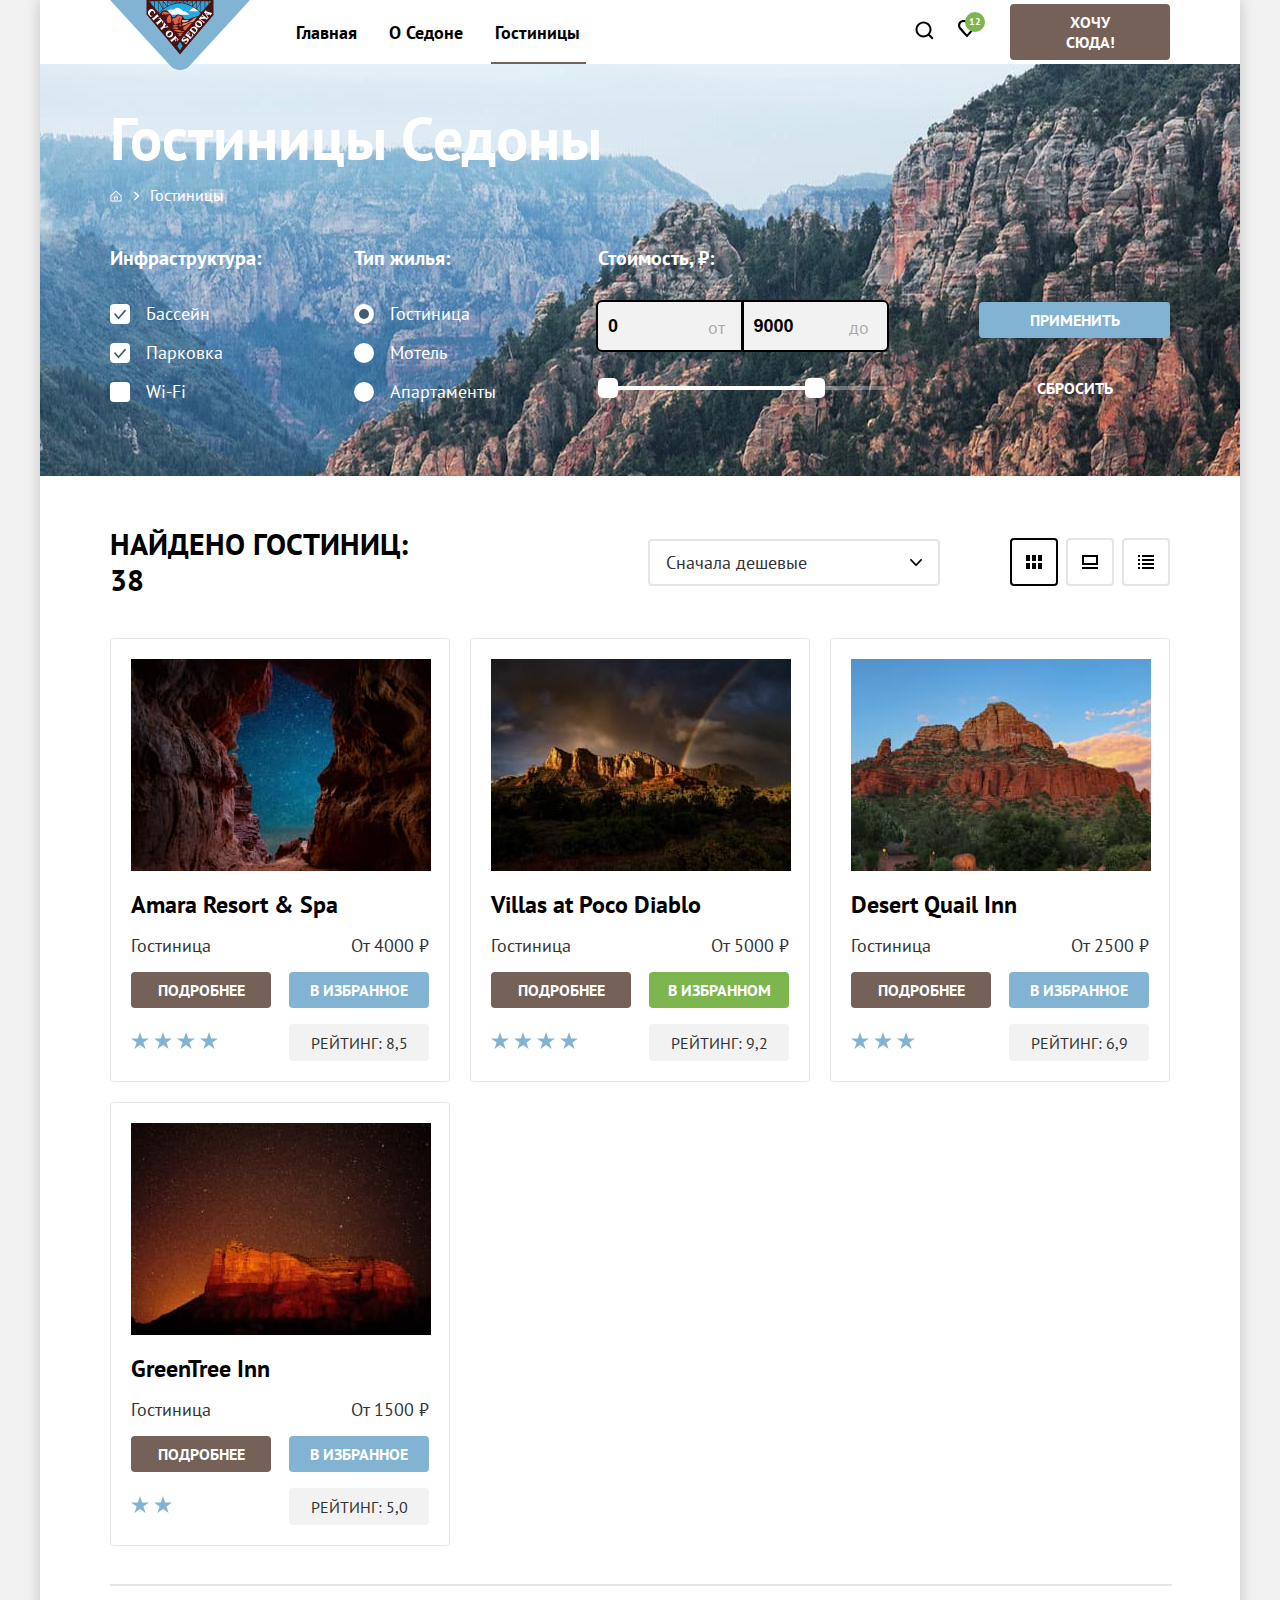
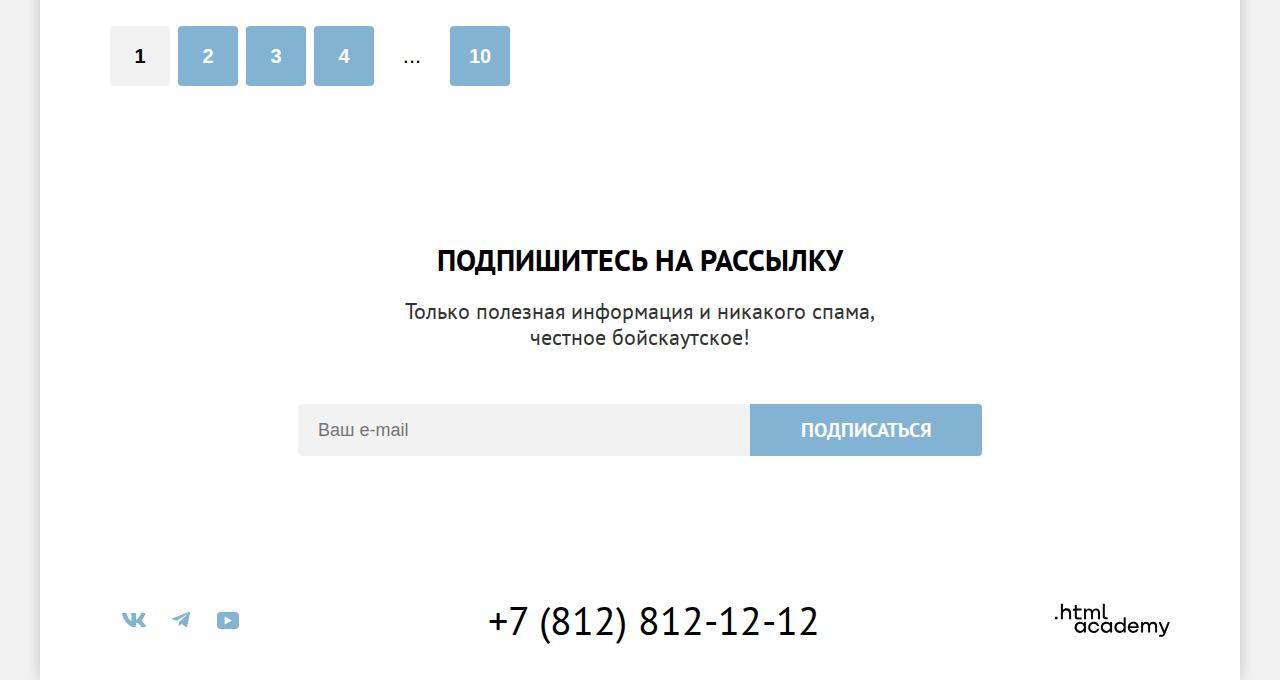
<file: 5/catalog.html>
<!DOCTYPE html>
<html lang="ru">
  <head>
    <meta charset="utf-8">
    <title>Каталог</title>
    <link rel="stylesheet" href="styles/styles.css">
    <base href="https://htmlacademy-htmlcss.github.io/2417021-sedona-1/5/">
</head>

  <body>
    <div class="page-wrapper">
      <header class="page-header">
        <nav class="navigation">
          <a class="navigation-logo" href="index.html">
            <img class="page-header-logo" alt="Логотип городка Седона." src="images/logo-header.svg" width="140" height="70">
          </a>
          <ul class="navigation-list">
            <li class="navigation-item">
              <a class="navigation-link" href="index.html">Главная</a>
            </li>
            <li class="navigation-item">
              <a class="navigation-link" href="#">О Седоне</a>
            </li>
            <li class="navigation-item">
              <a class="navigation-link navigation-link-catalog" href="catalog.html">Гостиницы</a>
            </li>
          </ul>
          <ul class="navigation-list navigation-user">
            <li class="navigation-item navigation-icon">
              <a class="navigation-link" href="#">
                <svg aria-hiden="true" focusable="false" width="20" height="20" viewBox="0 0 20 20" fill="none" xmlns="http://www.w3.org/2000/svg">
                  <path d="m19.5 18.008-3.7-3.68c1-1.292 1.7-2.983 1.7-4.872 0-4.376-3.6-7.956-8-7.956s-8 3.68-8 8.055c0
                  4.376 3.6 7.956 8 7.956 1.8 0 3.5-.597 4.9-1.69l3.7 3.679 1.4-1.492Zm-10-2.486c-3.3 0-6-2.685-6-5.967
                  0-3.282 2.7-5.967 6-5.967s6 2.685 6 5.967c0 3.282-2.7 5.967-6 5.967Z" fill="#000"/></svg>
                <span class="visually-hidden">
                  Поиск
                </span>
              </a>
            </li>
            <li class="navigation-item navigation-icon">
              <a class="navigation-link" href="#">
                <svg aria-hiden="true" focusable="false" width="18" height="17" viewBox="0 0 18 17" fill="none" xmlns="http://www.w3.org/2000/svg">
                  <path d="M8.9 17c-.3 0-.6-.1-.8-.4-5.4-6.1-6.7-7.5-7-7.9C.4 7.8 0 6.6 0 5.4 0 2.4 2.4 0 5.5 0
                  6.8 0 8 .5 9 1.3 10 .5 11.3 0 12.5 0c3 0 5.5 2.4 5.5 5.4 0 1.3-.5 2.5-1.3 3.4l-7 7.9c-.2.2-.4.3-.8.3Zm-6-9.5c.3.4 3.5 4
                  6.1 6.9l6.2-7c.5-.5.7-1.2.7-2 0-1.8-1.5-3.3-3.3-3.3-1 0-2 .5-2.7 1.3-.3.3-.6.4-.9.4-.3 0-.6-.2-.8-.4-.7-.8-1.7-1.3-2.7-1.3-1.8
                  0-3.3 1.5-3.3 3.3-.1.9.3 1.6.7 2.1-.1 0-.1 0 0 0Z" fill="#000"/></svg>
                <span class="visually-hidden">
                  Избранное
                </span>
                <span class="navigation-favorite-hotels-count">
                  12
                </span>
              </a>
            </li>
            <li class="navigation-item">
              <button class="button button-search-small button-brown" type="button">
                Хочу сюда!
              </button>
            </li>
          </ul>
        </nav>
      </header>

      <main class="main-container">
        <div class="page-container">
          <div class="header-background">
            <header class="inner-header">
              <h1 class="inner-header-title">Гостиницы Седоны</h1>
              <ul class="breadcrumbs">
                <li class="breadcrumbs-item">
                  <a class="button" href="index.html">
                    <span class="visually-hidden">
                      Главная
                    </span>
                  </a>
                </li>
                <li class="breadcrumbs-item">
                  <span class="visually-hidden">Стрелка вперед.</span>
                </li>
                <li class="breadcrumbs-item">
                  <a class="breadcrumbs-link">Гостиницы</a>
                </li>
              </ul>
            </header>

            <section class="hotel-filters">
              <h2 class="visually-hidden">Список фильтров</h2>
              <form class="hotels-filters-forms" action="https://echo.htmlacademy.ru/" method="get">

                <fieldset class="hotels-filter-group">
                  <legend class="hotels-filter-title">Инфраструктура:</legend>
                  <ul class="hotels-filter-list">
                    <li class="hotels-filter-item">
                      <label class="control">
                        <input class="control-input visually-hidden" type="checkbox" name="pool" checked>
                        <span class="control-mark"></span>
                        <span class="control-label">Бассейн</span>
                      </label>
                    </li>
                    <li class="hotels-filter-item">
                      <label class="control">
                        <input class="control-input visually-hidden" type="checkbox" name="parking" checked>
                        <span class="control-mark"></span>
                        <span class="control-label">Парковка</span>
                      </label>
                    </li>
                    <li class="hotels-filter-item">
                      <label class="control">
                        <input class="control-input visually-hidden" type="checkbox" name="Wi-Fi">
                        <span class="control-mark"></span>
                        <span class="control-label">Wi-Fi</span>
                      </label>
                    </li>
                  </ul>
                </fieldset>

                <fieldset class="hotels-filter-group">
                  <legend class="hotels-filter-title">Тип жилья:</legend>
                  <ul class="hotels-filter-list">
                    <li class="hotels-filter-item">
                      <label class="control">
                        <input class="control-input visually-hidden" type="radio" name="product-group" value="hotel" checked>
                        <span class="control-mark"></span>
                        <span class="control-label">Гостиница</span>
                      </label>
                    </li>
                    <li class="hotels-filter-item">
                      <label class="control">
                        <input class="control-input visually-hidden" type="radio" name="product-group" value="motel">
                        <span class="control-mark"></span>
                        <span class="control-label">Мотель</span>
                      </label>
                    </li>
                    <li class="hotels-filter-item">
                      <label class="control">
                        <input class="control-input visually-hidden" type="radio" name="product-group" value="appartment">
                        <span class="control-mark"></span>
                        <span class="control-label">Апартаменты</span>
                      </label>
                    </li>
                  </ul>
                </fieldset>

                <fieldset class="hotels-filter-group">
                  <legend class="hotels-filter-title">Стоимость, ₽:</legend>
                  <ul class="hotels-filter-list">
                    <li class="hotels-filter-item">
                      <input class="control-input-min" type="number" name="min-price" value="0">
                      <label class="control-last" for="control-input-min">от</label>
                    </li>
                    <li class="hotels-filter-item">
                      <input class="control-input-max" type="number" name="max-price" value="9000">
                      <label class="control-last" for="control-input-max">до</label>
                    </li>
                  </ul>
                  <div class="range-scale">
                    <div class="range-bar" style="left: 0; width: 227px">
                      <button class="range-toggle toggle-min" type="button">
                        <span class="visually-hidden">Изменить минимальную цену.</span>
                      </button>
                      <button class="range-toggle toggle-max" type="button">
                        <span class="visually-hidden">Изменить максимальную цену.</span>
                      </button>
                    </div>
                  </div>
                </fieldset>
                <div class="hotel-filter-buttons">
                  <button class="button button-submit button-blue" type="submit">Применить</button>
                  <button class="button button-reset button-transparent" type="reset">Сбросить</button>
                </div>
              </form>
            </section>
          </div>

          <section class="hotel-catalog">
            <header class="catalog-header">
              <h2 class="catalog-title">Найдено гостиниц: 38</h2>
              <div class="control-select-wrapper">
                <select class="control-select" aria-label="Сортировка">
                  <option value="cheap">Сначала дешевые</option>
                  <option value="popular">Сначала популярное</option>
                  <option value="expensive">Сначала дорогое</option>
                </select>
              </div>
              <ul class="catalog-cards-sorting">
                <li class="catalog-cards-sorting-element">
                  <a class="card-grid-toggle current-grid-toggle" href="#">
                    <svg  width="16" height="14" viewBox="0 0 16 14" fill="none" xmlns="http://www.w3.org/2000/svg"><g clip-path="url(#a)" fill="#000">
                      <path d="M4 0H0v6h4V0ZM16 0h-4v6h4V0ZM10 0H6v6h4V0ZM4 8H0v6h4V8ZM16 8h-4v6h4V8ZM10 8H6v6h4V8Z"/></g><defs><clipPath id="a">
                        <path fill="#fff" d="M0 0h16v14H0z"/></clipPath></defs></svg>
                    <span class="visually-hidden">Показать карточки</span>
                  </a>
                </li>
                <li class="catalog-cards-sorting-element">
                  <a class="card-grid-toggle" href="#">
                    <svg width="16" height="14" viewBox="0 0 16 14" fill="none" xmlns="http://www.w3.org/2000/svg"><g clip-path="url(#a)" fill="#000">
                      <path d="M16 12H0v2h16v-2ZM14 2v6H2V2h12Zm2-2H0v10h16V0Z"/></g><defs><clipPath id="a">
                        <path fill="#fff" d="M0 0h16v14H0z"/></clipPath></defs></svg>
                    <span class="visually-hidden">Показать слайды</span>
                  </a>
                </li>
                <li class="catalog-cards-sorting-element">
                  <a class="card-grid-toggle" href="#">
                    <svg width="16" height="14" viewBox="0 0 16 14" fill="none" xmlns="http://www.w3.org/2000/svg">
                      <path d="M2 0H0v2h2V0ZM16 0H4v2h12V0ZM2 4H0v2h2V4ZM16 4H4v2h12V4ZM2 8H0v2h2V8ZM16 8H4v2h12V8ZM2 12H0v2h2v-2ZM16 12H4v2h12v-2Z" fill="#000"/></svg>
                    <span class="visually-hidden">Показать список</span>
                  </a>
                </li>
              </ul>
            </header>

            <ul class="hotel-list">
              <li class="hotel-card">
                <article class="hotel-card-article">
                  <a class="hotel-card-link" href="hotel.html">
                    <img class="hotel-card-image" alt="Логотип гостиницы Amara Resort & Spa." src="images/amara-photo.jpg" width="300" height="212">
                    <h3 class="hotel-card-title">Amara Resort & Spa</h3>
                  </a>
                  <div class="hotel-card-description">
                    <p class="hotel-card-type">Гостиница</p>
                    <p class="hotel-card-price">От 4000 ₽</p>
                  </div>
                  <div class="hotel-card-buttons">
                    <a class="button button-hotel-card button-brown" href="#">подробнее</a>
                    <button class="button button-add-to-favorite button-blue" type="button">
                      в избранное
                    </button>
                  </div>
                  <div class="hotel-card-rating-wrapper">
                    <p class="hotel-card-stars">
                      <img class="favorite-stars-icon" alt="Иконка в виде звёздочки." src="images/rating-star.svg" width="18" height="17">
                      <img class="favorite-stars-icon" alt="Иконка в виде звёздочки." src="images/rating-star.svg" width="18" height="17">
                      <img class="favorite-stars-icon" alt="Иконка в виде звёздочки." src="images/rating-star.svg" width="18" height="17">
                      <img class="favorite-stars-icon" alt="Иконка в виде звёздочки." src="images/rating-star.svg" width="18" height="17">
                      <span class="visually-hidden">4 звезды</span>
                    </p>
                    <p class="hotel-card-rating">Рейтинг: 8,5</p>
                  </div>
                </article>
              </li>
              <li class="hotel-card">
                <article class="hotel-card-article">
                  <a class="hotel-card-link" href="hotel.html">
                    <img class="hotel-card-image" alt="Логотип гостиницы Villas at Poco Diablo." src="images/poco-diablo.jpg" width="300" height="212">
                    <h3 class="hotel-card-title">Villas at Poco Diablo</h3>
                  </a>
                  <div class="hotel-card-description">
                    <p class="hotel-card-type">Гостиница</p>
                    <p class="hotel-card-price">От 5000 ₽</p>
                  </div>
                  <div class="hotel-card-buttons">
                    <a class="button button-hotel-card button-brown" href="#">подробнее</a>
                    <button class="button button-remove-from-favorite button-green" type="button">
                    в избранном
                  </button>
                  </div>
                  <div class="hotel-card-rating-wrapper">
                    <p class="hotel-card-stars">
                      <img class="favorite-stars-icon" alt="Иконка в виде звёздочки." src="images/rating-star.svg" width="18" height="17">
                      <img class="favorite-stars-icon" alt="Иконка в виде звёздочки." src="images/rating-star.svg" width="18" height="17">
                      <img class="favorite-stars-icon" alt="Иконка в виде звёздочки." src="images/rating-star.svg" width="18" height="17">
                      <img class="favorite-stars-icon" alt="Иконка в виде звёздочки." src="images/rating-star.svg" width="18" height="17">
                      <span class="visually-hidden">4 звезды</span>
                    </p>
                    <p class="hotel-card-rating">Рейтинг: 9,2</p>
                  </div>
                </article>
              </li>
              <li class="hotel-card">
                <article class="hotel-card-article">
                  <a class="hotel-card-link" href="hotel.html">
                    <img class="hotel-card-image" alt="Логотип гостиницы Desert Quail Inn." src="images/qual-inn.jpg" width="300" height="212">
                    <h3 class="hotel-card-title">Desert Quail Inn</h3>
                  </a>
                  <div class="hotel-card-description">
                    <p class="hotel-card-type">Гостиница</p>
                    <p class="hotel-card-price">От 2500 ₽</p>
                  </div>
                  <div class="hotel-card-buttons">
                    <a class="button button-hotel-card button-brown" href="#">подробнее</a>
                    <button class="button button-add-to-favorite button-blue" type="button">
                      в избранное
                    </button>
                  </div>
                  <div class="hotel-card-rating-wrapper">
                    <p class="hotel-card-stars">
                      <img class="favorite-stars-icon" alt="Иконка в виде звёздочки." src="images/rating-star.svg" width="18" height="17">
                      <img class="favorite-stars-icon" alt="Иконка в виде звёздочки." src="images/rating-star.svg" width="18" height="17">
                      <img class="favorite-stars-icon" alt="Иконка в виде звёздочки." src="images/rating-star.svg" width="18" height="17">
                      <span class="visually-hidden">3 звезды</span>
                    </p>
                    <p class="hotel-card-rating">Рейтинг: 6,9</p>
                  </div>
                </article>
              </li>
              <li class="hotel-card">
                <article class="hotel-card-article">
                  <a class="hotel-card-link" href="hotel.html">
                    <img class="hotel-card-image" alt="Логотип гостиницы GreenTree Inn." src="images/greentree.jpg" width="300" height="212">
                    <h3 class="hotel-card-title">GreenTree Inn</h3>
                  </a>
                  <div class="hotel-card-description">
                    <p class="hotel-card-type">Гостиница</p>
                    <p class="hotel-card-price">От 1500 ₽</p>
                  </div>
                  <div class="hotel-card-buttons">
                    <a class="button button-hotel-card button-brown" href="#">подробнее</a>
                    <button class="button button-add-to-favorite button-blue" type="button">
                      в избранное
                    </button>
                  </div>
                  <div class="hotel-card-rating-wrapper">
                    <p class="hotel-card-stars">
                      <img class="favorite-stars-icon" alt="Иконка в виде звёздочки." src="images/rating-star.svg" width="18" height="17">
                      <img class="favorite-stars-icon" alt="Иконка в виде звёздочки." src="images/rating-star.svg" width="18" height="17">
                      <span class="visually-hidden">2 звезды</span>
                    </p>
                    <p class="hotel-card-rating">Рейтинг: 5,0</p>
                  </div>
                </article>
              </li>
            </ul>

            <ul class="pagination">
              <li class="pagination-item">
                <button class="button-pagination pagination-current">1</button>
              </li>
              <li class="pagination-item">
                <button class="button-pagination regular">2</button>
              </li>
              <li class="pagination-item">
                <button class="button-pagination regular">3</button>
              </li>
              <li class="pagination-item">
                <button class="button-pagination regular">4</button>
              <li class="pagination-item">
                <button class="button-pagination pagination-show-more" type="button">...</button>
              </li>
              <li class="pagination-item">
                <button class="button-pagination regular">10</button>
              </li>
            </ul>
          </section>
        </div>
      </main>

      <footer class="page-footer">
          <div class="footer-wrapper">
          <section class="inner-newsletter">
            <h2 class="inner-newsletter-title">Подпишитесь на рассылку</h2>
            <p class="inner-newsletter-description">Только полезная информация и никакого спама,<br>
              честное бойскаутское!</p>
            <form class="newsletter-form" action="https://echo.htmlacademy.ru/" method="post">

              <label for="newsletter-email"></label>
              <input class="email-field" placeholder="Ваш e-mail" type="email" name="newsletter-email" id="newsletter-email" required>

              <button class="button button-subscribe button-blue" type="submit">
                Подписаться
              </button>
            </form>
          </section>

          <section class="footer-contacts">
            <h2 class="visually-hidden">Контакты</h2>
            <ul class="footer-social-list">
              <li class="footer-social-item">
                <a class="footer-social-link footer-social-vk" href="https://vk.com/htmlacademy">
                  <svg class="footer-social-icon" aria-hiden="true" focusable="false" width="24" height="14" viewBox="0 0 24 14" fill="none" xmlns="http://www.w3.org/2000/svg">
                    <path fill-rule="evenodd" clip-rule="evenodd" d="M23.45.948c.166-.546 0-.948-.795-.948H20.03c-.668 0-.976.347-1.143.73 0 0-1.335 3.196-3.226
                    5.272-.612.602-.89.793-1.224.793-.167 0-.418-.191-.418-.738V.948c0-.656-.184-.948-.74-.948H9.151c-.417 0-.668.304-.668.593 0 .621.946.765 1.043
                    2.513v3.798c0 .833-.153.984-.487.984-.89 0-3.055-3.211-4.34-6.885C4.45.288 4.198 0 3.527 0H.9C.15 0 0 .347 0 .73c0 .682.89 4.07 4.145 8.551C6.315
                    12.341 9.37 14 12.153 14c1.669 0 1.875-.368 1.875-1.003v-2.313c0-.737.158-.884.687-.884.39 0 1.057.192 2.615 1.667C19.11 13.216 19.403 14 20.405
                    14h2.625c.75 0 1.126-.368.91-1.096-.238-.724-1.088-1.775-2.215-3.022-.612-.71-1.53-1.475-1.809-1.858-.389-.491-.278-.71 0-1.147 0 0 3.2-4.426
                    3.533-5.929h.001Z" fill="#83B3D3"/>
                  </svg>
                  <span class="visually-hidden">Вконтакте</span>
                </a>
              </li>
              <li class="footer-social-item">
                <a class="footer-social-link footer-social-telegram" href="https://t.me/htmlacademy">
                  <svg class="footer-social-icon" aria-hiden="true" focusable="false" width="18" height="16" viewBox="0 0 18 16" fill="none" xmlns="http://www.w3.org/2000/svg">
                    <path d="M16.785.1.84 6.247C-.248 6.685-.24 7.292.64 7.563L4.735 8.84l9.472-5.976c.448-.273.857-.126.52.172L7.053 9.962H7.05h.002l-.283 4.22c.414
                    0 .597-.19.829-.413l1.988-1.934 4.136 3.055c.762.42 1.31.204 1.5-.706L17.938 1.39c.278-1.114-.425-1.619-1.153-1.29Z" fill="#83B3D3"/></svg>
                  <span class="visually-hidden">Телеграм</span>
                </a>
              </li>
              <li class="footer-social-item">
                <a class="footer-social-link footer-social-youtube" href="https://www.youtube.com/user/htmlacademyru">
                  <svg class="footer-social-icon" aria-hiden="true" focusable="false" width="22" height="17" viewBox="0 0 22 17" fill="none" xmlns="http://www.w3.org/2000/svg">
                    <path d="M18.607 0H3.174C1.314 0 0 1.594 0 3.4v10.094C0 15.406 1.313 17 3.174 17h15.652C20.468 17 22 15.406 22 13.6V3.4C21.781 1.594 20.468 0 18.607 0ZM7.662
                    12.537V4.463L14.995 8.5l-7.333 4.037Z" fill="#83B3D3"/></svg>
                  <span class="visually-hidden">Ютуб</span>
                </a>
              </li>
              </li>
            </ul>
            <address class="footer-telephone">
              <a class="footer-contacts-address-phone" href="tel:+78128121212">+7 (812) 812-12-12</a>
            </address>
            <a class="footer-logo" href="https://htmlacademy.ru/">
              <svg class="footer-html-logo" aria-hidden="true" focusable="false" width="115" height="34" viewBox="0 0 115 34" fill="none" xmlns="http://www.w3.org/2000/svg"><path d="M0 13.723v2.6h2.5v-2.6H0Zm11.6-8.4c-1.6 0-2.8.7-3.6 1.7h-.1v-6.2h-2v15.5h2v-5.3c0-2.1 1.3-3.6 3.3-3.6 1.8 0 2.9 1.4 2.9 3.2v5.7h2v-6.1c.1-3-1.8-4.9-4.5-4.9Zm15 .3h-4.8v-3.7h-2v3.8h-1.9v2h1.9v6c0 1.7 1 2.7 2.7 2.7h4.1v-2h-3.7c-.7 0-1.1-.4-1.1-1.1v-5.7h4.8v-2Zm14.5-.2c-1.6 0-2.9.8-3.5 2.1h-.1c-.6-1.2-1.8-2.1-3.4-2.1-1.4 0-2.5.8-3.1 1.8h-.1v-1.6H29v10.6h2v-5.4c0-2 1-3.5 2.6-3.5 1.5 0 2.4 1 2.4 2.6v6.3h2v-5.6c0-2.4 1.4-3.3 2.6-3.3 1.5 0 2.4 1 2.4 2.6v6.3h2v-6.5c.1-2.5-1.4-4.3-3.9-4.3Zm6.7 8.1c0 1.7 1 2.7 2.8 2.7h2v-2h-1.7c-.7 0-1.1-.4-1.1-1.1V.823h-2v12.7Zm-18.9 7c-.9-1.1-2.2-1.8-3.9-1.8-3.1 0-5.4 2.3-5.4 5.6s2.3 5.6 5.4 5.6c1.8 0 3-.8 3.8-1.9h.1v1.6h2v-10.6h-2v1.5Zm-3.6 7.4c-2.2 0-3.6-1.6-3.6-3.6s1.4-3.6 3.6-3.6 3.6 1.6 3.6 3.6c0 1.9-1.4 3.6-3.6 3.6Zm18.9-5.1c-.5-2.4-2.6-4.1-5.4-4.1-3.4 0-5.6 2.5-5.6 5.6 0 3.1 2.2 5.6 5.6 5.6 2.8 0 4.9-1.8 5.4-4.2h-2.1c-.4 1.3-1.7 2.3-3.3 2.3-2.2 0-3.6-1.6-3.6-3.6s1.4-3.6 3.6-3.6c1.6 0 2.8 1 3.3 2.2h2.1v-.2Zm10.9-2.3c-.9-1.1-2.2-1.8-3.9-1.8-3.1 0-5.4 2.3-5.4 5.6s2.3 5.6 5.4 5.6c1.8 0 3-.8 3.8-1.9h.1v1.6h2v-10.6h-2v1.5Zm-3.6 7.4c-2.2 0-3.6-1.6-3.6-3.6s1.4-3.6 3.6-3.6 3.6 1.6 3.6 3.6c0 1.9-1.5 3.6-3.6 3.6Zm17.2-7.3c-.9-1.1-2.2-1.9-3.9-1.9-3.1 0-5.4 2.3-5.4 5.6s2.2 5.6 5.4 5.6c1.7 0 3-.8 3.8-1.8h.1v1.5h2v-15.4h-2v6.4Zm-3.6 7.3c-2.2 0-3.6-1.6-3.6-3.6s1.4-3.6 3.6-3.6 3.6 1.6 3.6 3.6c-.1 2-1.5 3.6-3.6 3.6Zm13.2-9.2c-3.3 0-5.5 2.5-5.5 5.6 0 3 2.1 5.6 5.5 5.6 2.5 0 4.5-1.3 5.2-3.6h-2.1c-.5 1-1.6 1.6-3 1.6-1.9 0-3.3-1.3-3.4-2.9h8.8c.2-3.6-2-6.3-5.5-6.3Zm0 1.9c1.7 0 3 1 3.3 2.6h-6.5c.3-1.5 1.5-2.6 3.2-2.6Zm19.9-1.9c-1.6 0-2.9.8-3.6 2h-.1c-.6-1.2-1.8-2-3.4-2-1.4 0-2.5.7-3.1 1.8v-1.5h-1.9v10.6h2v-5.4c0-2 1-3.4 2.6-3.5 1.5 0 2.4 1 2.4 2.6v6.3h2v-5.6c0-2.4 1.4-3.3 2.6-3.3 1.5 0 2.4 1 2.4 2.6v6.3h2v-6.5c.1-2.6-1.4-4.4-3.9-4.4Zm11.2 9.1-3.6-8.9h-2.2l4.8 11.6c-.3.9-.7 1.2-1.7 1.2h-2.5v2h2.5c1.8 0 2.8-.8 3.5-2.6l4.7-12.2h-2.1l-3.4 8.9Z" fill="#000"/></svg>
            </a>
          </section>
        </div>
      </footer>
    </div>
  </body>
</html>
</file>
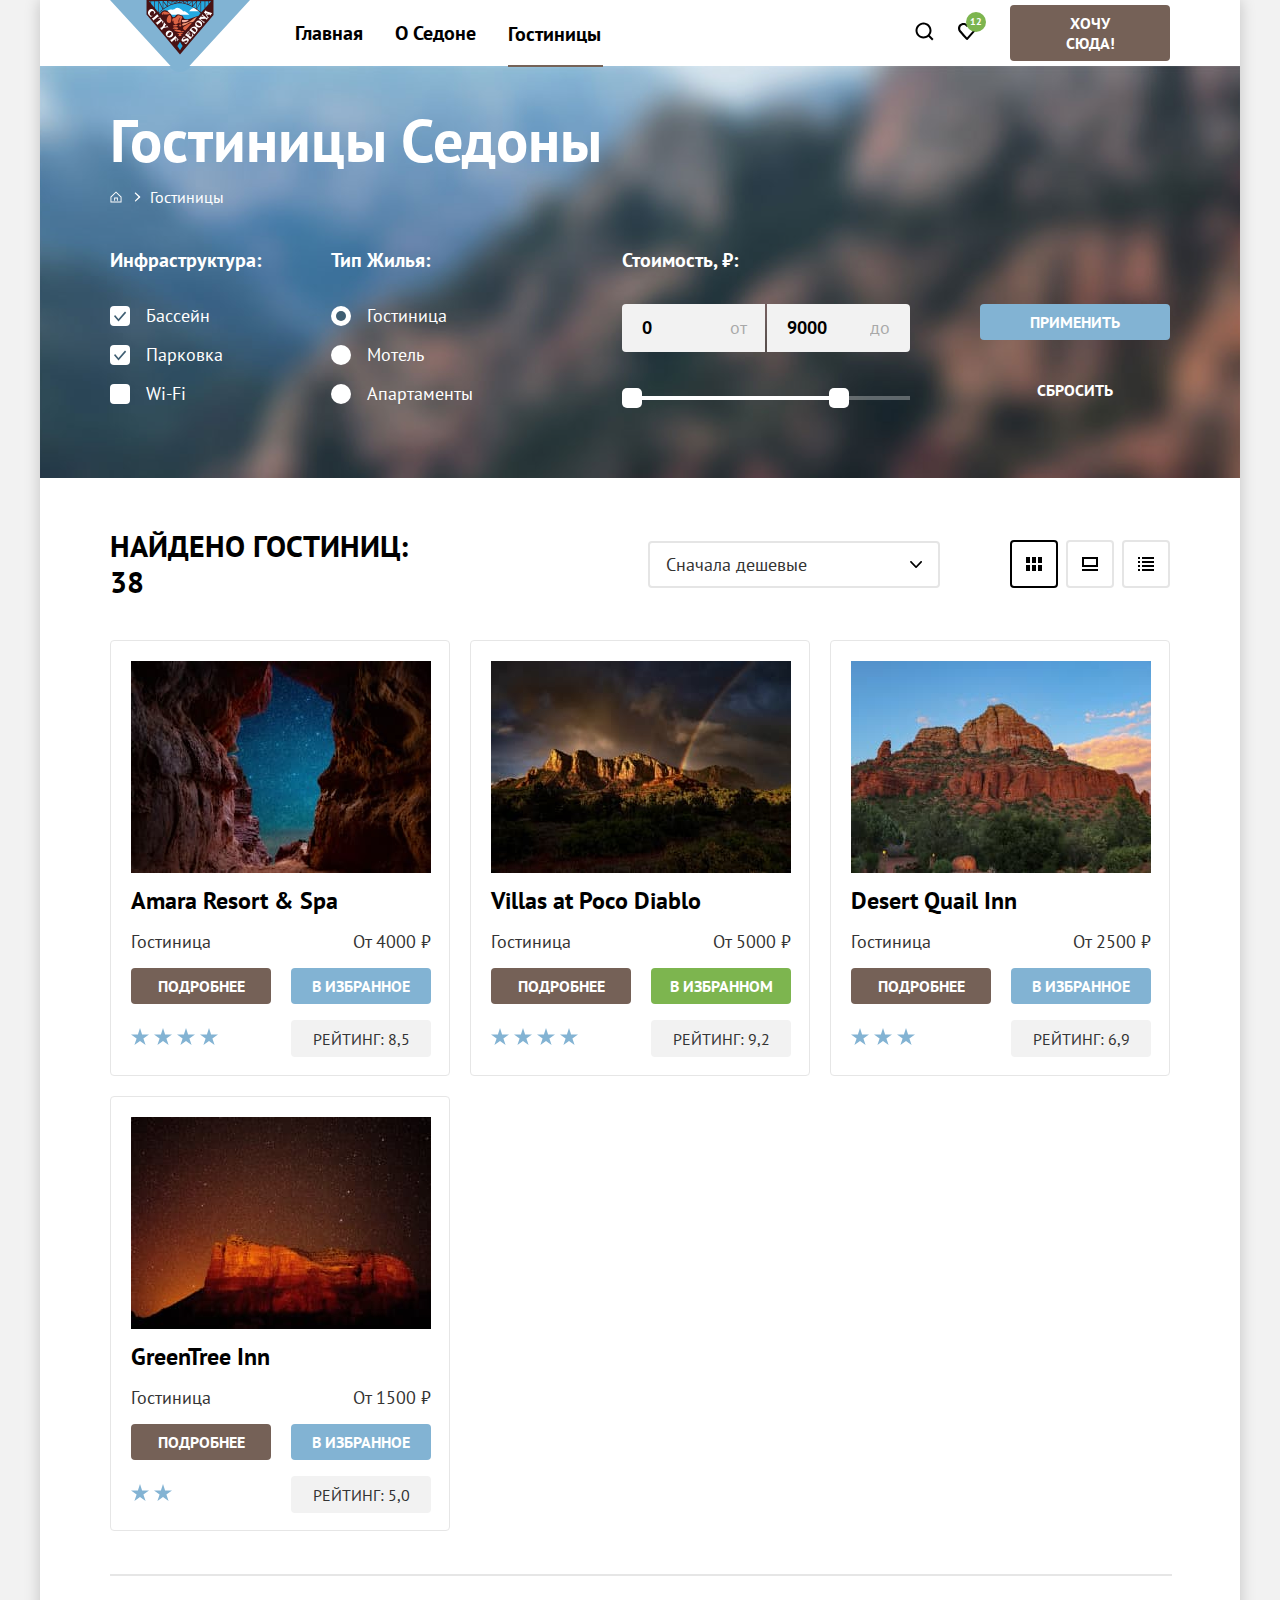
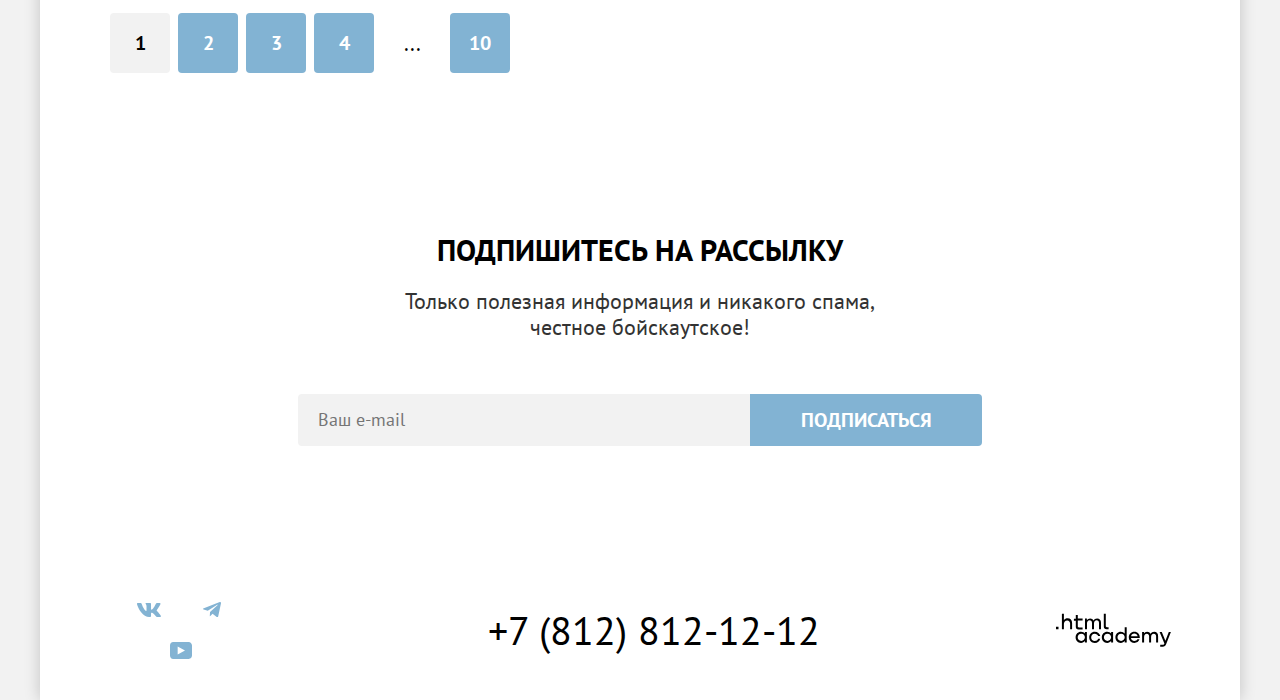
<file: 6/catalog.html>
<!DOCTYPE html>
<html lang="ru">
  <head>
    <meta charset="utf-8">
    <title>Каталог</title>
    <link rel="stylesheet" href="styles/styles.css">
    <link rel="icon" type="images/png" href="images/favicon.png"> <!-- 32×32 -->
    <base href="https://htmlacademy-htmlcss.github.io/2417021-sedona-1/6/">
</head>

  <body>
    <div class="page-wrapper">
      <header class="page-header">
        <nav class="navigation">
          <a class="navigation-logo" href="index.html">
            <img class="page-header-logo" alt="Логотип городка Седона." src="images/logo-header.svg" width="140" height="70">
          </a>
          <ul class="navigation-list">
            <li class="navigation-item">
              <a class="navigation-link" href="index.html">Главная</a>
            </li>
            <li class="navigation-item">
              <a class="navigation-link" href="#">О Седоне</a>
            </li>
            <li class="navigation-item">
              <a class="navigation-link current-page" href="catalog.html">Гостиницы</a>
            </li>
          </ul>
          <ul class="navigation-list navigation-user">
            <li class="navigation-item navigation-icon">
              <a class="navigation-link" href="#">
                <svg aria-hidden="true" focusable="false" width="20" height="20" viewBox="0 0 20 20" fill="none" xmlns="http://www.w3.org/2000/svg">
                  <path d="m19.5 18.008-3.7-3.68c1-1.292 1.7-2.983 1.7-4.872 0-4.376-3.6-7.956-8-7.956s-8 3.68-8 8.055c0
                  4.376 3.6 7.956 8 7.956 1.8 0 3.5-.597 4.9-1.69l3.7 3.679 1.4-1.492Zm-10-2.486c-3.3 0-6-2.685-6-5.967
                  0-3.282 2.7-5.967 6-5.967s6 2.685 6 5.967c0 3.282-2.7 5.967-6 5.967Z" fill="#000"/></svg>
                <span class="visually-hidden">
                  Поиск
                </span>
              </a>
            </li>
            <li class="navigation-item navigation-icon">
              <a class="navigation-link" href="#">
                <svg aria-hidden="true" focusable="false" width="18" height="17" viewBox="0 0 18 17" fill="none" xmlns="http://www.w3.org/2000/svg">
                  <path d="M8.9 17c-.3 0-.6-.1-.8-.4-5.4-6.1-6.7-7.5-7-7.9C.4 7.8 0 6.6 0 5.4 0 2.4 2.4 0 5.5 0
                  6.8 0 8 .5 9 1.3 10 .5 11.3 0 12.5 0c3 0 5.5 2.4 5.5 5.4 0 1.3-.5 2.5-1.3 3.4l-7 7.9c-.2.2-.4.3-.8.3Zm-6-9.5c.3.4 3.5 4
                  6.1 6.9l6.2-7c.5-.5.7-1.2.7-2 0-1.8-1.5-3.3-3.3-3.3-1 0-2 .5-2.7 1.3-.3.3-.6.4-.9.4-.3 0-.6-.2-.8-.4-.7-.8-1.7-1.3-2.7-1.3-1.8
                  0-3.3 1.5-3.3 3.3-.1.9.3 1.6.7 2.1-.1 0-.1 0 0 0Z" fill="#000"/></svg>
                <span class="visually-hidden">
                  Избранное
                </span>
                <span class="navigation-favorite-hotels-count">
                  12
                </span>
              </a>
            </li>
            <li class="navigation-item">
              <button class="button button-search-small button-brown" type="button">
                Хочу сюда!
              </button>
            </li>
          </ul>
        </nav>
      </header>

      <main class="main-container">
        <div class="page-container">
          <div class="header-background">
            <header class="inner-header">
              <h1 class="inner-header-title">Гостиницы Седоны</h1>
              <ul class="breadcrumbs">
                <li class="breadcrumbs-item">
                  <a class="button" href="index.html">
                    <span class="visually-hidden">
                      Главная
                    </span>
                  </a>
                </li>
                <li class="breadcrumbs-item">
                  <a class="breadcrumbs-link">Гостиницы</a>
                </li>
              </ul>
            </header>

            <section class="hotel-filters">
              <h2 class="visually-hidden">Список фильтров</h2>
              <form class="hotels-filters-forms" action="https://echo.htmlacademy.ru/" method="get">

                <fieldset class="hotels-filter-group">
                  <legend class="hotels-filter-title">Инфраструктура:</legend>
                  <ul class="hotels-filter-list">
                    <li class="hotels-filter-item">
                      <label class="control">
                        <input class="control-input visually-hidden" type="checkbox" name="pool" checked>
                        <span class="control-mark"></span>
                        <span class="control-label">Бассейн</span>
                      </label>
                    </li>
                    <li class="hotels-filter-item">
                      <label class="control">
                        <input class="control-input visually-hidden" type="checkbox" name="parking" checked>
                        <span class="control-mark"></span>
                        <span class="control-label">Парковка</span>
                      </label>
                    </li>
                    <li class="hotels-filter-item">
                      <label class="control">
                        <input class="control-input visually-hidden" type="checkbox" name="Wi-Fi">
                        <span class="control-mark"></span>
                        <span class="control-label">Wi-Fi</span>
                      </label>
                    </li>
                  </ul>
                </fieldset>

                <fieldset class="hotels-filter-group">
                  <legend class="hotels-filter-title">Тип Жилья:</legend>
                  <ul class="hotels-filter-list">
                    <li class="hotels-filter-item">
                      <label class="control">
                        <input class="control-input visually-hidden" type="radio" name="product-group" value="hotel" checked>
                        <span class="control-mark"></span>
                        <span class="control-label">Гостиница</span>
                      </label>
                    </li>
                    <li class="hotels-filter-item">
                      <label class="control">
                        <input class="control-input visually-hidden" type="radio" name="product-group" value="motel">
                        <span class="control-mark"></span>
                        <span class="control-label">Мотель</span>
                      </label>
                    </li>
                    <li class="hotels-filter-item">
                      <label class="control">
                        <input class="control-input visually-hidden" type="radio" name="product-group" value="appartment">
                        <span class="control-mark"></span>
                        <span class="control-label">Апартаменты</span>
                      </label>
                    </li>
                  </ul>
                </fieldset>

                <fieldset class="hotels-filter-group">
                  <legend class="hotels-filter-title">Стоимость, ₽:</legend>
                  <ul class="hotels-filter-list">
                    <li class="hotels-filter-item">
                      <input class="control-input-min" type="number" id="control-input-min" name="min-price" value="0">
                      <label class="control-last" for="control-input-min">от</label>
                    </li>
                    <li class="hotels-filter-item">
                      <input class="control-input-max" type="number" id="control-input-max" name="max-price" value="9000">
                      <label class="control-last" for="control-input-max">до</label>
                    </li>
                  </ul>
                  <div class="range-scale">
                    <div class="range-bar" style="left: 0; width: 227px">
                      <button class="range-toggle toggle-min" type="button">
                        <span class="visually-hidden">Изменить минимальную цену.</span>
                      </button>
                      <button class="range-toggle toggle-max" type="button">
                        <span class="visually-hidden">Изменить максимальную цену.</span>
                      </button>
                    </div>
                  </div>
                </fieldset>
                <div class="hotel-filter-buttons">
                  <button class="button button-submit button-blue" type="submit">Применить</button>
                  <button class="button button-reset button-transparent" type="reset">Сбросить</button>
                </div>
              </form>
            </section>
          </div>

          <section class="hotel-catalog">
            <header class="catalog-header">
              <h2 class="catalog-title">Найдено гостиниц: 38</h2>
              <div class="control-select-wrapper">
                <select class="control-select" aria-label="Сортировка">
                  <option value="cheap">Сначала дешевые</option>
                  <option value="popular">Сначала популярное</option>
                  <option value="expensive">Сначала дорогое</option>
                </select>
              </div>
              <ul class="catalog-cards-sorting">
                <li class="catalog-cards-sorting-element">
                  <a class="card-grid-toggle current-grid-toggle" href="#">
                    <svg width="16" height="14" viewBox="0 0 16 14" fill="none" xmlns="http://www.w3.org/2000/svg"><path d="M4 0H0v6h4V0ZM16 0h-4v6h4V0ZM10 0H6v6h4V0ZM4 8H0v6h4V8ZM16 8h-4v6h4V8ZM10 8H6v6h4V8Z" fill="#000"/></svg>
                    <span class="visually-hidden">Показать карточки</span>
                  </a>
                </li>
                <li class="catalog-cards-sorting-element">
                  <a class="card-grid-toggle" href="#">
                    <svg width="16" height="14" viewBox="0 0 16 14" fill="none" xmlns="http://www.w3.org/2000/svg"><path d="M16 12H0v2h16v-2ZM14 2v6H2V2h12Zm2-2H0v10h16V0Z" fill="#000"/></svg>
                    <span class="visually-hidden">Показать слайды</span>
                  </a>
                </li>
                <li class="catalog-cards-sorting-element">
                  <a class="card-grid-toggle" href="#">
                    <svg width="16" height="14" viewBox="0 0 16 14" fill="none" xmlns="http://www.w3.org/2000/svg"><path d="M2 0H0v2h2V0ZM16 0H4v2h12V0ZM2 4H0v2h2V4ZM16 4H4v2h12V4ZM2 8H0v2h2V8ZM16 8H4v2h12V8ZM2 12H0v2h2v-2ZM16 12H4v2h12v-2Z" fill="#000"/></svg>
                    <span class="visually-hidden">Показать список</span>
                  </a>
                </li>
              </ul>
            </header>

            <ul class="hotel-list">
              <li class="hotel-card">
                <article class="hotel-card-article">
                  <a class="hotel-card-link" href="hotel.html">
                    <img class="hotel-card-image" alt="Логотип гостиницы Amara Resort & Spa." src="images/amara-photo.jpg" width="300" height="212">
                    <h3 class="hotel-card-title">Amara Resort & Spa</h3>
                  </a>
                  <div class="hotel-card-description">
                    <p class="hotel-card-type">Гостиница</p>
                    <p class="hotel-card-price">От 4000 ₽</p>
                  </div>
                  <div class="hotel-card-buttons">
                    <a class="button button-hotel-card button-brown" href="#">подробнее</a>
                    <button class="button button-add-to-favorite button-blue" type="button">
                      в избранное
                    </button>
                  </div>
                  <div class="hotel-card-rating-wrapper">
                    <p class="hotel-card-stars">
                      <img class="favorite-stars-icon" alt="Иконка в виде звёздочки." src="images/rating-star.svg" width="18" height="17">
                      <img class="favorite-stars-icon" alt="Иконка в виде звёздочки." src="images/rating-star.svg" width="18" height="17">
                      <img class="favorite-stars-icon" alt="Иконка в виде звёздочки." src="images/rating-star.svg" width="18" height="17">
                      <img class="favorite-stars-icon" alt="Иконка в виде звёздочки." src="images/rating-star.svg" width="18" height="17">
                      <span class="visually-hidden">4 звезды</span>
                    </p>
                    <p class="hotel-card-rating">Рейтинг: 8,5</p>
                  </div>
                </article>
              </li>
              <li class="hotel-card">
                <article class="hotel-card-article">
                  <a class="hotel-card-link" href="hotel.html">
                    <img class="hotel-card-image" alt="Логотип гостиницы Villas at Poco Diablo." src="images/poco-diablo.jpg" width="300" height="212">
                    <h3 class="hotel-card-title">Villas at Poco Diablo</h3>
                  </a>
                  <div class="hotel-card-description">
                    <p class="hotel-card-type">Гостиница</p>
                    <p class="hotel-card-price">От 5000 ₽</p>
                  </div>
                  <div class="hotel-card-buttons">
                    <a class="button button-hotel-card button-brown" href="#">подробнее</a>
                    <button class="button button-remove-from-favorite button-green" type="button">
                    в избранном
                  </button>
                  </div>
                  <div class="hotel-card-rating-wrapper">
                    <p class="hotel-card-stars">
                      <img class="favorite-stars-icon" alt="Иконка в виде звёздочки." src="images/rating-star.svg" width="18" height="17">
                      <img class="favorite-stars-icon" alt="Иконка в виде звёздочки." src="images/rating-star.svg" width="18" height="17">
                      <img class="favorite-stars-icon" alt="Иконка в виде звёздочки." src="images/rating-star.svg" width="18" height="17">
                      <img class="favorite-stars-icon" alt="Иконка в виде звёздочки." src="images/rating-star.svg" width="18" height="17">
                      <span class="visually-hidden">4 звезды</span>
                    </p>
                    <p class="hotel-card-rating">Рейтинг: 9,2</p>
                  </div>
                </article>
              </li>
              <li class="hotel-card">
                <article class="hotel-card-article">
                  <a class="hotel-card-link" href="hotel.html">
                    <img class="hotel-card-image" alt="Логотип гостиницы Desert Quail Inn." src="images/qual-inn.jpg" width="300" height="212">
                    <h3 class="hotel-card-title">Desert Quail Inn</h3>
                  </a>
                  <div class="hotel-card-description">
                    <p class="hotel-card-type">Гостиница</p>
                    <p class="hotel-card-price">От 2500 ₽</p>
                  </div>
                  <div class="hotel-card-buttons">
                    <a class="button button-hotel-card button-brown" href="#">подробнее</a>
                    <button class="button button-add-to-favorite button-blue" type="button">
                      в избранное
                    </button>
                  </div>
                  <div class="hotel-card-rating-wrapper">
                    <p class="hotel-card-stars">
                      <img class="favorite-stars-icon" alt="Иконка в виде звёздочки." src="images/rating-star.svg" width="18" height="17">
                      <img class="favorite-stars-icon" alt="Иконка в виде звёздочки." src="images/rating-star.svg" width="18" height="17">
                      <img class="favorite-stars-icon" alt="Иконка в виде звёздочки." src="images/rating-star.svg" width="18" height="17">
                      <span class="visually-hidden">3 звезды</span>
                    </p>
                    <p class="hotel-card-rating">Рейтинг: 6,9</p>
                  </div>
                </article>
              </li>
              <li class="hotel-card">
                <article class="hotel-card-article">
                  <a class="hotel-card-link" href="hotel.html">
                    <img class="hotel-card-image" alt="Логотип гостиницы GreenTree Inn." src="images/greentree.jpg" width="300" height="212">
                    <h3 class="hotel-card-title">GreenTree Inn</h3>
                  </a>
                  <div class="hotel-card-description">
                    <p class="hotel-card-type">Гостиница</p>
                    <p class="hotel-card-price">От 1500 ₽</p>
                  </div>
                  <div class="hotel-card-buttons">
                    <a class="button button-hotel-card button-brown" href="#">подробнее</a>
                    <button class="button button-add-to-favorite button-blue" type="button">
                      в избранное
                    </button>
                  </div>
                  <div class="hotel-card-rating-wrapper">
                    <p class="hotel-card-stars">
                      <img class="favorite-stars-icon" alt="Иконка в виде звёздочки." src="images/rating-star.svg" width="18" height="17">
                      <img class="favorite-stars-icon" alt="Иконка в виде звёздочки." src="images/rating-star.svg" width="18" height="17">
                      <span class="visually-hidden">2 звезды</span>
                    </p>
                    <p class="hotel-card-rating">Рейтинг: 5,0</p>
                  </div>
                </article>
              </li>
            </ul>

            <ul class="pagination">
              <li class="pagination-item">
                <button class="button-pagination pagination-current">1</button>
              </li>
              <li class="pagination-item">
                <button class="button-pagination regular">2</button>
              </li>
              <li class="pagination-item">
                <button class="button-pagination regular">3</button>
              </li>
              <li class="pagination-item">
                <button class="button-pagination regular">4</button>
              <li class="pagination-item">
                <button class="button-pagination pagination-show-more" type="button">...</button>
              </li>
              <li class="pagination-item">
                <button class="button-pagination regular">10</button>
              </li>
            </ul>
          </section>
        </div>
      </main>

      <footer class="page-footer">
          <div class="footer-wrapper">
          <section class="inner-newsletter">
            <h2 class="inner-newsletter-title">Подпишитесь на рассылку</h2>
            <p class="inner-newsletter-description">Только полезная информация и никакого спама,<br>
              честное бойскаутское!</p>
            <form class="newsletter-form" action="https://echo.htmlacademy.ru/" method="post">

              <label for="newsletter-email"></label>
              <input class="email-field" placeholder="Ваш e-mail" type="email" name="newsletter-email" id="newsletter-email" required>

              <button class="button button-subscribe button-blue" type="submit">
                Подписаться
              </button>
            </form>
          </section>

          <section class="footer-contacts">
            <h2 class="visually-hidden">Контакты</h2>
            <ul class="footer-social-list">
              <li class="footer-social-item">
                <a class="footer-social-link footer-social-vk" href="https://vk.com/htmlacademy">
                  <svg class="footer-social-icon" aria-hidden="true" focusable="false" width="24" height="14" viewBox="0 0 24 14" fill="none" xmlns="http://www.w3.org/2000/svg">
                    <path fill-rule="evenodd" clip-rule="evenodd" d="M23.45.948c.166-.546 0-.948-.795-.948H20.03c-.668 0-.976.347-1.143.73 0 0-1.335 3.196-3.226
                    5.272-.612.602-.89.793-1.224.793-.167 0-.418-.191-.418-.738V.948c0-.656-.184-.948-.74-.948H9.151c-.417 0-.668.304-.668.593 0 .621.946.765 1.043
                    2.513v3.798c0 .833-.153.984-.487.984-.89 0-3.055-3.211-4.34-6.885C4.45.288 4.198 0 3.527 0H.9C.15 0 0 .347 0 .73c0 .682.89 4.07 4.145 8.551C6.315
                    12.341 9.37 14 12.153 14c1.669 0 1.875-.368 1.875-1.003v-2.313c0-.737.158-.884.687-.884.39 0 1.057.192 2.615 1.667C19.11 13.216 19.403 14 20.405
                    14h2.625c.75 0 1.126-.368.91-1.096-.238-.724-1.088-1.775-2.215-3.022-.612-.71-1.53-1.475-1.809-1.858-.389-.491-.278-.71 0-1.147 0 0 3.2-4.426
                    3.533-5.929h.001Z" fill="#83B3D3"/>
                  </svg>
                  <span class="visually-hidden">Вконтакте</span>
                </a>
              </li>
              <li class="footer-social-item">
                <a class="footer-social-link footer-social-telegram" href="https://t.me/htmlacademy">
                  <svg class="footer-social-icon" aria-hidden="true" focusable="false" width="18" height="16" viewBox="0 0 18 16" fill="none" xmlns="http://www.w3.org/2000/svg">
                    <path d="M16.785.1.84 6.247C-.248 6.685-.24 7.292.64 7.563L4.735 8.84l9.472-5.976c.448-.273.857-.126.52.172L7.053 9.962H7.05h.002l-.283 4.22c.414
                    0 .597-.19.829-.413l1.988-1.934 4.136 3.055c.762.42 1.31.204 1.5-.706L17.938 1.39c.278-1.114-.425-1.619-1.153-1.29Z" fill="#83B3D3"/></svg>
                  <span class="visually-hidden">Телеграм</span>
                </a>
              </li>
              <li class="footer-social-item">
                <a class="footer-social-link footer-social-youtube" href="https://www.youtube.com/user/htmlacademyru">
                  <svg class="footer-social-icon" aria-hidden="true" focusable="false" width="22" height="17" viewBox="0 0 22 17" fill="none" xmlns="http://www.w3.org/2000/svg">
                    <path d="M18.607 0H3.174C1.314 0 0 1.594 0 3.4v10.094C0 15.406 1.313 17 3.174 17h15.652C20.468 17 22 15.406 22 13.6V3.4C21.781 1.594 20.468 0 18.607 0ZM7.662
                    12.537V4.463L14.995 8.5l-7.333 4.037Z" fill="#83B3D3"/></svg>
                  <span class="visually-hidden">Ютуб</span>
                </a>
              </li>
            </ul>
            <address class="footer-telephone">
              <a class="footer-contacts-address-phone" href="tel:+78128121212">+7 (812) 812-12-12</a>
            </address>
            <a class="footer-logo" href="https://htmlacademy.ru/">
              <svg class="footer-html-logo" aria-hidden="true" focusable="false" width="115" height="34" viewBox="0 0 115 34" fill="none" xmlns="http://www.w3.org/2000/svg"><path d="M0 13.723v2.6h2.5v-2.6H0Zm11.6-8.4c-1.6 0-2.8.7-3.6 1.7h-.1v-6.2h-2v15.5h2v-5.3c0-2.1 1.3-3.6 3.3-3.6 1.8 0 2.9 1.4 2.9 3.2v5.7h2v-6.1c.1-3-1.8-4.9-4.5-4.9Zm15 .3h-4.8v-3.7h-2v3.8h-1.9v2h1.9v6c0 1.7 1 2.7 2.7 2.7h4.1v-2h-3.7c-.7 0-1.1-.4-1.1-1.1v-5.7h4.8v-2Zm14.5-.2c-1.6 0-2.9.8-3.5 2.1h-.1c-.6-1.2-1.8-2.1-3.4-2.1-1.4 0-2.5.8-3.1 1.8h-.1v-1.6H29v10.6h2v-5.4c0-2 1-3.5 2.6-3.5 1.5 0 2.4 1 2.4 2.6v6.3h2v-5.6c0-2.4 1.4-3.3 2.6-3.3 1.5 0 2.4 1 2.4 2.6v6.3h2v-6.5c.1-2.5-1.4-4.3-3.9-4.3Zm6.7 8.1c0 1.7 1 2.7 2.8 2.7h2v-2h-1.7c-.7 0-1.1-.4-1.1-1.1V.823h-2v12.7Zm-18.9 7c-.9-1.1-2.2-1.8-3.9-1.8-3.1 0-5.4 2.3-5.4 5.6s2.3 5.6 5.4 5.6c1.8 0 3-.8 3.8-1.9h.1v1.6h2v-10.6h-2v1.5Zm-3.6 7.4c-2.2 0-3.6-1.6-3.6-3.6s1.4-3.6 3.6-3.6 3.6 1.6 3.6 3.6c0 1.9-1.4 3.6-3.6 3.6Zm18.9-5.1c-.5-2.4-2.6-4.1-5.4-4.1-3.4 0-5.6 2.5-5.6 5.6 0 3.1 2.2 5.6 5.6 5.6 2.8 0 4.9-1.8 5.4-4.2h-2.1c-.4 1.3-1.7 2.3-3.3 2.3-2.2 0-3.6-1.6-3.6-3.6s1.4-3.6 3.6-3.6c1.6 0 2.8 1 3.3 2.2h2.1v-.2Zm10.9-2.3c-.9-1.1-2.2-1.8-3.9-1.8-3.1 0-5.4 2.3-5.4 5.6s2.3 5.6 5.4 5.6c1.8 0 3-.8 3.8-1.9h.1v1.6h2v-10.6h-2v1.5Zm-3.6 7.4c-2.2 0-3.6-1.6-3.6-3.6s1.4-3.6 3.6-3.6 3.6 1.6 3.6 3.6c0 1.9-1.5 3.6-3.6 3.6Zm17.2-7.3c-.9-1.1-2.2-1.9-3.9-1.9-3.1 0-5.4 2.3-5.4 5.6s2.2 5.6 5.4 5.6c1.7 0 3-.8 3.8-1.8h.1v1.5h2v-15.4h-2v6.4Zm-3.6 7.3c-2.2 0-3.6-1.6-3.6-3.6s1.4-3.6 3.6-3.6 3.6 1.6 3.6 3.6c-.1 2-1.5 3.6-3.6 3.6Zm13.2-9.2c-3.3 0-5.5 2.5-5.5 5.6 0 3 2.1 5.6 5.5 5.6 2.5 0 4.5-1.3 5.2-3.6h-2.1c-.5 1-1.6 1.6-3 1.6-1.9 0-3.3-1.3-3.4-2.9h8.8c.2-3.6-2-6.3-5.5-6.3Zm0 1.9c1.7 0 3 1 3.3 2.6h-6.5c.3-1.5 1.5-2.6 3.2-2.6Zm19.9-1.9c-1.6 0-2.9.8-3.6 2h-.1c-.6-1.2-1.8-2-3.4-2-1.4 0-2.5.7-3.1 1.8v-1.5h-1.9v10.6h2v-5.4c0-2 1-3.4 2.6-3.5 1.5 0 2.4 1 2.4 2.6v6.3h2v-5.6c0-2.4 1.4-3.3 2.6-3.3 1.5 0 2.4 1 2.4 2.6v6.3h2v-6.5c.1-2.6-1.4-4.4-3.9-4.4Zm11.2 9.1-3.6-8.9h-2.2l4.8 11.6c-.3.9-.7 1.2-1.7 1.2h-2.5v2h2.5c1.8 0 2.8-.8 3.5-2.6l4.7-12.2h-2.1l-3.4 8.9Z" fill="#000"/></svg>
            </a>
          </section>
        </div>
      </footer>
    </div>
  </body>
</html>
</file>
<file: styles/styles.css>
@font-face {
  font-family: "PT Sans";
  font-style: normal;
  font-weight: 400;
  src: url(../fonts/ptsans-400.woff2) format("woff2");
  font-display: swap;
}

@font-face {
  font-family: "PT Sans";
  font-style: normal;
  font-weight: 700;
  src: url(../fonts/ptsans-700.woff2) format("woff2");
  font-display: swap;
}

/* Index */

html {
  height: 100%;
}

body {
  min-width: 1280px;
  display: flex;
  flex-direction: column;
  margin: 0;
  min-height: 100%;
  font-family: "PT Sans", "Arial", sans-serif;
  font-size: 18px;
  line-height: 21px;
  background-color: #F2F2F2;
  color: #333333;
  font-weight: 400;
}

.page-wrapper {
  margin: 0 auto;
  min-height: 100%;
  min-width: 1200px;
  background-color: #FFFFFF;
  box-shadow: 0 0 15px rgba(0, 0, 0, 0.2);
}

img {
  max-width: 100%;
  object-fit: contain;
}

/* Header */

.header {
  font-size: 20px;
  line-height: 24px;
  font-weight: 700;
  color: #000000;
  min-height: 64px;
}

.navigation {
  width: 1200px;
  display: flex;
  align-content: center;
  margin: 0 auto;
  background-color: #ffffff;
}

.navigation-logo {
  position: relative;
  height: 64px;
  margin: 0 29px 0 70px;
  margin-bottom: -6px;
  padding: 0;
}

.navigation-list {
  max-width: 507px;
  display: flex;
  flex-wrap: wrap;
  align-items: center;
  padding: 0;
  margin: 0;
  list-style: none;
}

.navigation-user {
  align-items: center;
  justify-content: space-evenly;
  margin-right: 70px;
  width: 268px;
  margin-left: auto;
}

.navigation-link {
  position: relative;
  display: block;
  padding: 20px 16px;
  text-decoration: none;
  line-height: 24px;
  color: #000000;
  font-size: 20px;
  font-weight: 700;
}

.navigation-link-search {
  min-width: 44px;
  min-height: 64px;
  background-image: url(../images/search-icon.svg);
  background-repeat: no-repeat;
  background-position: center;
  background-size: 20px;
  box-sizing: border-box;
}

.navigation-link-favorite {
  min-width: 44px;
  min-height: 64px;
  background-image: url(../images/favorite-icon.svg);
  background-repeat: no-repeat;
  background-position: center;
  background-size: 19px;
  box-sizing: border-box;
}

.navigation-link:hover {
  color: rgba(117, 97, 87, 1);
}

.navigation-link:active {
  color: rgba(117, 97, 87, 0.3);
}

.navigation-link.current-page {
  padding-top: 18px;
}

.current-page::before {
  position: relative;
  display: block;
  bottom: -45px;
  content: "";
  border: 1px solid #756257;
  width: 100%;
}

.navigation-user .navigation-link {
  padding: 20px 12px;
}

.navigation-icon {
  position: relative;
  top: 0;
  bottom: 0;
  right: 0;
  left: 0;
  margin: auto;
  min-width: 44px;
  min-height: 64px;
}

.navigation-item {
  position: relative;
}

.navigation-item .button {
  margin-left: 20px;
}

.navigation-favorite-hotels-count {
  position: absolute;
  max-width: 11px;
  max-height: 10px;
  top: 11px;
  right: 4px;
  padding: 5px 5px 5px 4px;
  font-size: 10px;
  line-height: 10px;
  text-align: center;
  color: #ffffff;
  border-radius: 50%;
  background: rgba(125, 181, 79, 1);
}

/* Main */

.main-container {
  width: 1200px;
  background-color: #ffffff;
  margin: 0 auto;
  flex-grow: 1;
}

.page-container {
  width: 1200px;
  margin: 0 auto;
  background-color: #ffffff;
}

.hero-section-background {
  background-image: url(../images/hero-section-divider.svg), url(../images/index-background.jpg);
  background-color: rgba(131, 179, 211, 0.5);
  background-size: auto, cover;
  background-position: bottom, top;
  background-repeat: no-repeat, no-repeat;
}

.hero-section-logo {
  margin: 51px 371px 78px;
}

.sedona-title {
  min-height: 72px;
  padding: 69px 280px 25px;
  margin: 0;
  color: #000000;
  font-size: 30px;
  line-height: 36px;
  font-weight: 700;
  text-align: center;
  text-transform: uppercase;
}

.sedona-description {
  padding: 0 270px 69px;
  margin: 0;
  font-size: 22px;
  line-height: 26px;
  text-align: center;
  margin-bottom: 21px;
}

.advantages-list {
  margin: 0;
  padding: 0;
  display: flex;
  flex-wrap: wrap;
  list-style-type: none;
  max-width: 1200px;
  text-align: center;
}

.advantages-title {
  margin: 0;
  margin-bottom: 62px;
  font-size: 24px;
  font-weight: 700;
  line-height: 28px;
  text-align: center;
  text-transform: uppercase;
}

.advantages-description {
  margin: 0;
  font-size: 18px;
  line-height: 21px;
  text-align: center;
}

.advantages-container {
  position: relative;
  width: 400px;
  box-sizing: border-box;
}

.with-picture .advantages-container {
  padding: 102px 85px;
}

.without-picture .advantages-container {
  padding: 112px 85px;
}

.with-picture {
  display: flex;
  max-width: 1200px;
  background-color: #82B3D3;
  color: #ffffff;
  padding: 0;
  margin: 0;
}

.without-picture {
  max-width: 400px;
  color: #000000;
  background-color: rgba(131, 179, 211, 0.12);
}

.with-picture .advantages-title::before {
  position: absolute;
  margin-top: 87px;
  left: 50%;
  margin-left: -30px;
  content: "";
  width: 60px;
  height: 2px;
  background-color: #FFFFFF4D;
}

 .without-picture .advantages-title::before {
  position: absolute;
  margin-top: 87px;
  left: 50%;
  margin-left: -30px;
  content: "";
  width: 60px;
  height: 2px;
  background-color: #0000004D;
}

.without-picture:nth-child(3) {
  background-color: rgba(131, 179, 211, 0.2);
}

.sedona-pseudo-title {
  padding: 64px 348px 20px;
  margin: 0;
  font-size: 30px;
  font-weight: 700;
  line-height: 36px;
  text-align: center;
  color: #000000;
  text-transform: uppercase;
}

.sedona-pseudo-description {
  padding: 0 355px 64px;
  margin: 0;
  font-size: 22px;
  line-height: 26px;
  text-align: center;
}

.extra-advantages-list {
  display: flex;
  flex-wrap: wrap;
  list-style: none;
  padding: 0;
  margin: 0;
  max-width: 1200px;
}

.extra-advantages-item {
  width: 400px;
}

.extra-advantages-container {
  padding: 183px 85px 81px;
  box-sizing: border-box;
  word-break: break-all;
}

.extra-advantages-house {
  background-image: url(../images/house-vector.svg);
  background-size: 75px 72px;
  background-color: rgba(131, 179, 211, 0.12);
  background-position: top 81px right 161.5px;
  background-repeat: no-repeat;
}

.extra-advantages-food {
  background-image: url(../images/food.svg);
  background-size: 74px 70px;
  background-color: #ffffff;
  background-position: top 82px right 162.5px;
  background-repeat: no-repeat;
}

.extra-advantages-gift {
  background-image: url(../images/gift-vector.svg);
  background-size: 64px 76px;
  background-color: rgba(131, 179, 211, 0.12);
  background-position: top 79px right 167.5px;
  background-repeat: no-repeat;
}

.extra-advantages-title {
  margin: 0;
  margin-bottom: 30px;
  font-size: 24px;
  font-weight: 700;
  line-height: 28px;
  color: #000000;
  text-align: center;
  text-transform: uppercase;
}

.extra-advantages-description {
  margin: 0;
  font-size: 18px;
  line-height: 21px;
  text-align: center;
}

.hotel-search {
  margin: 0;
  padding: 96px 304px;
  text-align: center;
}

.hotel-search-title {
  padding: 0;
  margin: 0;
  font-size: 30px;
  font-weight: 700;
  line-height: 36px;
  color: #000000;
  text-transform: uppercase;
}

.hotel-search-description {
  margin: 0;
  padding: 20px 0 54px;
  font-size: 22px;
  line-height: 26px;
}

/* Footer */

.newsletter {
  width: 1200px;
  margin: 0 auto;
  background-image: url(../images/newsletter-background.png);
  background-color: rgba(131, 179, 211, 0.5);
  background-size: auto 100%;
  background-repeat: no-repeat;
  text-align: center;
}

.newsletter-form {
  display: flex;
  justify-content: center;
  padding-bottom: 104px;
}

.newsletter-title {
  margin: 0;
  padding: 96px 0 20px;
  font-size: 30px;
  font-weight: 700;
  line-height: 36px;
  color: #ffffff;
  text-transform: uppercase;
}

.newsletter-description {
  margin: 0;
  padding-bottom: 54px;
  font-size: 22px;
  font-weight: 400;
  line-height: 26px;
  color: #ffffff;
}

.newsletter-form .email-field{
  text-indent: 20px;
  font-size: 18px;
  line-height: 24px;
  background-color: #F2F2F2;
  color: #000000;

  padding: 0;
  width: 452px;
  border: none;
  border-radius: 4px 0 0 4px;
}

.email-field:hover {
  background-color: #E6E6E6;
}

.email-field:focus-visible {
  background-color: #E6E6E6;
  outline: 3px solid #83B3D3;
}

.email-field:not(:placeholder-shown) {
  outline: 2px solid #000000;
}

/* Footer contacts */

.footer-contacts {
  display: grid;
  grid-template-columns: 144px 720px 115px;
  gap: 42px;
  justify-content: center;
  align-items: center;
  padding: 40px 0 30px;
  background-color: #ffffff;
  max-width: 1200px;
  margin: 0 auto;
}

.footer-social-list {
  min-width: 142px;
  display: flex;
  flex-wrap: wrap;
  justify-content: space-evenly;
  margin: 0;
  padding: 0;
  list-style: none;
  align-items: center;
}

.footer-social-link {
  position: relative;
  display: block;
  background-repeat: no-repeat;
  background-position: center;
  width: 48px;
  height: 40px;
}

.footer-social-icon {
  position: absolute;
  top: 0;
  right: 0;
  bottom: 0;
  left: 0;
  margin: auto;
}

.footer-social-icon:hover path{
  fill: rgba(104, 162, 202, 1);
}

.footer-social-icon:focus path{
  fill: rgba(104, 162, 202, 1);
}

.footer-social-icon:focus-visible path{
  fill: rgba(104, 162, 202, 1);
}

.footer-social-icon:active path{
  fill: rgba(104, 162, 202, 0.3);
}

.footer-telephone-wrapper {
  display: flex;
  justify-content: center;
  padding: 5px 0;
  margin: 0;
}

.footer-contacts-address-phone {
  font-size: 40px;
  font-weight: 400;
  line-height: 40px;
  text-decoration: none;
  font-style: normal;
  color: #000000
}

.footer-contacts-address-phone:hover {
  color: rgba(117, 97, 87, 1);
}

.footer-contacts-address-phone:focus-visible {
  color: rgba(117, 97, 87, 1);
  outline: none;
}

.footer-contacts-address-phone:active {
  color: rgba(117, 97, 87, 0.3);
}

.footer-logo {
  position: relative;
  padding: 0;
}

.footer-html-logo {
  position: absolute;
  top: 0;
  right: 0;
  bottom: 0;
  left: 0;
  margin: auto;
}

.footer-html-logo:hover path{
  fill: rgba(117, 97, 87, 1);
}

.footer-html-logo:focus-visible path{
  fill: rgba(117, 97, 87, 1);
}

.footer-html-logo:active path{
  fill: rgba(117, 97, 87, 0.3);
}

/* Catalog */

.header-background {
  background-image: url(../images/catalog-filter-background.png);
  background-position: center;
  background-size: auto 100%;
  background-repeat: no-repeat;
  background-color: rgba(131, 179, 211, 0.7);

}

.inner-header {
  color: #ffffff;
}

.inner-header-title {
  padding: 34px 563px 8px 70px;
  margin: 0;
  font-size: 60px;
  font-weight: 700;
  line-height: 78px;
  text-align: left;
  color: #ffffff;
}

/* Breadcrumbs */

.breadcrumbs {
  display: flex;
  align-items: baseline;
  flex-wrap: wrap;
  width: 1060px;
  padding: 0;
  margin: 0;
  margin-left: 70px;
  margin-bottom: 40px;
  list-style: none;
}

.breadcrumbs-item {
  position: relative;
  font-size: 16px;
  margin: 0 10px;
}

.breadcrumbs-item:nth-child(1) {
  margin-left: 0;
  width: 20px;
  height: 12px;
  background-image: url(../images/breadcrumbs-home-logo.svg);
  background-repeat: no-repeat;
  background-position: auto;
  background-size: 12px 12px;
}

.breadcrumbs-item:nth-child(1):after {
  position: absolute;
  content: "";
  left: 24px;
  top: 1px;
  width: 7px;
  height: 10px;
  background-image: url(../images/breadcrumbs-arrow-2.svg);
  background-repeat: no-repeat;
  background-size: 7px 10px;;
}

.breadcrumbs-item:not(:last-child):not(:first-child):after {
  position: absolute;
  content: "";
  margin: 0 8px;
  bottom: 5px;
  width: 7px;
  height: 10px;
  background-image: url(../images/breadcrumbs-arrow-2.svg);
  background-repeat: no-repeat;
  background-size: 7px 10px;
}

.breadcrumbs-item:focus-visible {
  outline: none;
}

.breadcrumbs-item:hover {
  opacity: 0.6;
}

.breadcrumbs-item:active {
  opacity: 0.3;
}

.breadcrumbs .button {
  display: block;
  padding: 12px 12px;
}

/* Filters */

.hotel-filters {
  margin: 0;
  width: 1060px;
  border: none;
  padding: 0;
  padding-left: 70px;
  padding-bottom: 70px;
  align-content: center;
}

.hotels-filters-forms {
  display: flex;
  margin: 0;
  padding: 0;
}

.hotels-filter-group {
  width: 151px;
  padding: 0;
  margin: 0;
  margin-right: 70px;
  border: none;
  word-break: break-all;
}

.hotels-filter-group:nth-child(2) {
  margin-right: 140px;
}

.hotels-filter-group:nth-child(3) {
  min-width: 288px;
}

.hotels-filter-group:nth-child(3) .hotels-filter-list {
  display: flex;
  align-items: center;
}

.hotels-filter-list {
  padding: 0;
  margin: 0;
  list-style: none;
}

.hotels-filter-title {
  padding: 0;
  margin-bottom: 32px;
  font-size: 20px;
  font-weight: 700;
  line-height: 24px;
  text-align: left;
  color: #ffffff;
}

.hotels-filter-item {
  font-size: 18px;
  font-weight: 400;
  line-height: 23px;
  text-align: left;
  color: #ffffff;
  position: relative;
}

.hotels-filter-group:nth-child(-n+2) .hotels-filter-item:not(:last-child) {
  margin-bottom: 16px;
}

/* Hotel Cards */

.catalog-header {
  padding: 50px 70px 0;
  display: flex;
  align-items: center;
  width: 1060px;
  margin: 0 auto;
  margin-bottom: 40px;
}

.catalog-cards-sorting {
  width: 160px;
  display: grid;
  grid-template-columns: repeat(3, 48px);
  gap: 8px;
  margin: 0;
  margin-left: 70px;
  padding: 0;
  list-style: none;
}

.card-grid-toggle {
  display: flex;
  align-items: center;
  justify-content: center;
  width: 48px;
  height: 48px;
  background-color: #FFFFFF;
  border: 2px solid #E5E5E5;
  box-sizing: border-box;
  padding: 14px 12px;
  border-radius: 4px;
  cursor: pointer;
}

.current-grid-toggle {
  border: 2px solid #000000;
}

.card-grid-toggle:focus {
  border: 2px solid #68A2CA;
  outline: none;
}

.card-grid-toggle:focus-visible {
  border: 2px solid #68A2CA;
}

.card-grid-toggle:hover {
  border: 2px solid #000000;
}

.card-grid-toggle:active {
  border: 2px solid #000000;
}


.catalog-title {
  width: 338px;
  padding: 0;
  margin: 0;
  margin-right: auto;
  font-size: 30px;
  font-weight: 700;
  line-height: 36px;
  text-align: left;
  color: #000000;
  text-transform: uppercase;
}

.hotel-catalog {
  position: relative;
}

.hotel-list {
  display: grid;
  grid-template-columns: repeat(3, 340px);
  gap: 20px;
  list-style: none;
  padding: 0 70px;
  margin: 0;
}

.hotel-list::before {
  position: absolute;
  content: "";
  width: 1060px;
  border: 1px solid #E6E6E6;
  bottom: 100px;
}

.hotel-card {
  max-width: 340px;
  padding: 0;
  background-color: #ffffff;
  border: 1px solid #E6E6E6;
  border-radius: 4px;
  box-sizing: border-box;
  padding-left: 20px;
  padding-top: 20px;
  padding-bottom: 16px;
}

.hotel-card-article {
  display: grid;
  grid-template-columns: repeat(2, 140px);
  gap: 15.5px 20px;
  word-break: break-all;
}

.hotel-card-image {
  object-fit: contain;
  margin: 0;
  margin-bottom: 15px;
}

.hotel-card-link {
  grid-column: 1 / -1;
  text-decoration: none;
}

.hotel-card-title {
  min-width: 300px;
  margin: 0;
  font-size: 24px;
  font-weight: 700;
  line-height: 28px;
  text-align: left;
  color: #000000;
}

.hotel-card-type {
  grid-column: 1 / 2;
}

.hotel-card-price {
  grid-column: 2 / -1;
  text-align: end;
}

.button-hotel-card-about {
  grid-column: 1 / 2;
}

.button-hotel-card-action {
  grid-column: 2 / -1;
}

.hotel-card-type {
  padding: 0;
  margin: 0;
}

.hotel-card-price {
  padding: 0;
  margin: 0;
}

.hotel-card-stars {
  grid-column: 1 / 2;
  background-image: url(../images/rating-star.svg);
  background-repeat: space, no-repeat;
  height: 18px;
  margin: 0;
  align-self: center;
}

.hotel-card-rating {
  grid-column: 2 / 3;
  margin: 0;
  padding: 9px 0 8px;
  font-size: 16px;
  line-height: 20px;
  border-radius: 4px;
  text-align: center;
  color: #333333;
  background-color: #F2F2F2;
  text-transform: uppercase;
}

.star-2 {
  width: 40px;
}

.star-3 {
  width: 66px;
}

.star-4 {
  width: 88px;
}

/* Pagination */

.pagination {
  min-height: 60px;
  display: flex;
  flex-wrap: wrap;
  list-style: none;
  width: 1060px;
  padding: 0;
  margin: 83px 70px 60px;
  align-items: center;
}

.pagination-item {
  margin-bottom: 3px;
  font-size: 20px;
  font-weight: 700;
  line-height: 36px;
  color: #ffffff;
}

.pagination-item:first-child {
  padding-left: 0;
  padding-right: 8px;
}

.pagination-item:not(:last-child):not(:first-child) {
  padding-right: 8px;
}

/* Catalog Footer*/

.inner-newsletter {
  margin: 0 auto;
  background-color: #ffffff;;
  width: 1200px;
  text-align: center;
}

.inner-newsletter-title {
  margin: 0;
  padding: 93px 0 20px;
  font-size: 30px;
  font-weight: 700;
  line-height: 36px;
  color: #000000;
  text-transform: uppercase;
}

.inner-newsletter-description {
  margin: 0;
  padding-bottom: 54px;
  font-size: 22px;
  font-weight: 400;
  line-height: 26px;
}

/* Control, Input, Button */

input[type="number"] {
  font-family: "PT Sans", "Arial", sans-serif;
  font-size: 18px;
  font-weight: 700;
  line-height: 24px;
  padding: 12px 20px;
  color: #000000;
}

.modal input[type="number"] {
  padding: 12px 10px;
}

input[type="number"]::-webkit-inner-spin-button,
input[type="number"]::-webkit-outer-spin-button {
  -webkit-appearance: none;
  appearance: none;
  margin: 0;
}

input[type="number"] {
  -webkit-appearance: none;
          appearance: none;
  -moz-appearance: textfield;
}

input[type="radio"] {
  accent-color: #3F5E72;
}

input[type="checkbox"] {
  accent-color: #3F5E72;
}

input[type="email"] {
  font-family: "PT Sans", "Arial", sans-serif;
  font-size: 18px;
  font-weight: 400;
  line-height: 24px;
  letter-spacing: 0;
  text-align: left;
}

/* Controls */


.control {
  position: relative;
  display: block;
  padding-left: 36px;
  font-weight: 400;
  font-size: 18px;
  line-height: 23px;
}

.control-mark{
  position: absolute;
  top: 2px;
  left: 0;
  width: 20px;
  height: 20px;
  background: #FFFFFF;
}

.control-input[type="checkbox"] + .control-mark {
  border-radius: 4px;
}

.control-input[type="radio"] + .control-mark {
  border-radius: 50%;
}

.control:hover {
  opacity: 0.6;
}

.control:active {
  opacity: 0.3;
}

.control-input {
  margin: 0 17px 0 0;
}

.control-input:disabled + .control-mark,
.control-input:disabled ~ .control-label {
  opacity: 0.1;
}

.control-input:hover + .control-mark {
  box-shadow: 0 4px 10px 0 #00000040;
}

.control-input:focus-visible + .control-mark {
  outline: 3px solid #83B3D3;
  box-shadow: 0 4px 10px 0 #00000040;
}

.control-input:active + .control-mark {
  outline: 2px solid #83B3D3;
}

.control-input[type="checkbox"]:checked + .control-mark::before {
  position: absolute;
  content: "";
  top: 0;
  left: 0;
  width: 20px;
  height: 20px;
  background-image: url("../images/checkbox-mark.svg");
  background-repeat: no-repeat;
  background-position: center;
}

.control-input[type="radio"]:checked + .control-mark::before {
  position: absolute;
  content: "";
  top: 5px;
  left: 5px;
  width: 10px;
  height: 10px;
  background-color: #3F5E72;
  border-radius: 50%;
}

.control-select-wrapper {
  position: relative;
  display: flex;
  align-items: center;
  margin-right: auto;
  min-width: 291px;
}

.control-select {
  -webkit-appearance: none;
  width: 292px;
  padding: 11px 48px 11px 16px;
  margin-left: 200px;
  font: inherit;
  font-weight: 400;
  color: #333333;
  border: 2px solid #E5E5E5;
  background-color: transparent;
  border-radius: 4px;
  background-image: url("../images/select-arrow.svg");
  background-repeat: no-repeat;
  background-position: right 16px center;
  appearance: none;
}

.control-select:hover {
  border: 2px solid rgba(104, 162, 202, 1);
}

.control-select:focus {
  outline: none;
  border: 2px solid rgba(104, 162, 202, 1);
}

.control-select:focus-visible {
  border: 2px solid rgba(104, 162, 202, 1);
}

.control-select:hover:focus {
  border: 2px solid rgba(63, 94, 114, 1);
}

.control-select:disabled {
  color: #0000004D;
  border: 2px solid rgba(0, 0, 0, 0.3);
}

.control-input {
  margin: 0;
  font-size: 18px;
  font-weight: 400;
  line-height: 24px;
  text-align: right;
  color: #000000;
}

.control-input-min {
  font-size: 18px;
  font-weight: 700;
  line-height: 24px;
  color: #000000;

  max-width: 143px;
  margin: 0;
  margin-right: 2px;
  border: none;
  border-radius: 4px 0 0 4px;
  background-color: #F2F2F2;
  box-sizing: border-box;
}

.control-input-max {
  font-size: 18px;
  font-weight: 700;
  line-height: 24px;
  color: #000000;

  max-width: 143px;
  margin: 0;
  border: none;
  border-radius: 0 4px 4px 0;
  background-color: #F2F2F2;
  box-sizing: border-box;

}

.control-last {
  color: #000000;
  line-height: 24px;
  text-align: right;
  position: absolute;
  right: 20px;
  top: 12px;
  opacity: 0.3;
}

.control-input-min:hover {
  background-color: #E6E6E6;
}

.control-input-min:focus {
  outline: 3px solid rgba(131, 179, 211, 1);
}

.control-input-min:focus-visible {
  outline: 3px solid rgba(131, 179, 211, 1);
}

.control-input-min:not(:placeholder-shown):focus {
  outline: 2px solid rgba(0, 0, 0, 1);
}

.control-input-max:hover {
  background-color: #E6E6E6;
}

.control-input-max:focus {
  outline: 3px solid rgba(131, 179, 211, 1);
}

.control-input-max:focus-visible {
  outline: 3px solid rgba(131, 179, 211, 1);
}

.control-input-max:not(:placeholder-shown):focus {
  outline: 2px solid rgba(0, 0, 0, 1);
}

.range-scale {
  position: relative;
  height: 4px;
  background-color: rgba(255, 255, 255, 0.3);
  top: 44px;
}

.range-bar {
  position: absolute;
  height: 4px;
  background-color: #FFFFFF;
}

.range-toggle {
  position: absolute;
  top: -8px;
  display: block;
  padding: 0;
  margin: 0;
  width: 20px;
  height: 20px;
  background-color: #FFFFFF;
  border: 1px solid #FFFFFF;
  border-radius: 5px;
  cursor: pointer;
  box-sizing: border-box;
}

.range-toggle:hover {
  border: 2px solid #83B3D3;
}

.range-toggle:focus-visible {
  box-shadow: 0 4px 10px rgba(0, 0, 0, 0.25);
  outline: 3px solid #83B3D3;
}

.range-toggle:active {
  box-shadow: 0 7px 15px rgba(0, 0, 0, 0.4);
  outline: 2px solid #83B3D3;
}

.toggle-min {
  left: 0;
}

.toggle-max {
  right: 0;
}

/* Buttons */

.button {
  display: inline-block;
  box-sizing: border-box;
  font-family: inherit;
  font-size: 16px;
  line-height: 20px;
  font-weight: 700;
  text-align: center;
  color: #ffffff;
  text-decoration: none;
  word-break: break-all;
  text-transform: uppercase;
  cursor: pointer;
}

.button-search-small {
  width: 160px;
  background-color: rgba(117, 97, 87, 1);
}

.button-search-big {
  font-size: 20px;
  line-height: 36px;
  background-color: rgba(117, 97, 87, 1);
  border-radius: 4px;
}

.button-subscribe {
  background-color: rgba(130, 179, 211, 1);
  font-size: 20px;
  line-height: 36px;
}

.button-submit {
  font-size: 16px;
  font-weight: 700;
  line-height: 20px;
  text-align: center;
  background-color: rgba(130, 179, 211, 1);
  color: #ffffff;
}

.button-reset {
  font-size: 16px;
  font-weight: 700;
  line-height: 20px;
  text-align: center;
  color: #ffffff;
  background-color: transparent;
}

.button-pagination {
  display: block;
  font-family: "PT Sans", "Arial", sans-serif;
  text-decoration: none;
  padding: 12px 0;
  margin: 0;
  font-size: 20px;
  font-weight: 700;
  line-height: 36px;
  text-align: center;
  color: #ffffff;
  background-color: rgba(130, 179, 211, 1);
  border: 1px solid rgba(130, 179, 211, 1);
  width: 60px;
  height: 60px;
  border-radius: 4px;
  cursor: pointer;
  box-sizing: border-box;
}

.button-pagination:focus-visible {
  outline: none;
}

.button-pagination.regular-pagination-button:hover {
  background-color: rgba(104, 162, 202, 1);
}

.button-pagination.regular-pagination-button:focus-visible {
  outline: none;
  background-color: rgba(104, 162, 202, 1);
}

.button-pagination.regular-pagination-button:active {
  background-color: rgba(130, 179, 211, 1);
  color: #FFFFFF4D;
}

.pagination-current {
  padding: 12px 0;
  font-size: 20px;
  font-weight: 700;
  line-height: 36px;
  text-align: center;
  color: #000000;
  background-color: #F2F2F2;
  border: none;
}

.pagination-show-more {
  padding: 12px 0;
  font-size: 22px;
  font-weight: 400;
  line-height: 26px;
  text-align: center;
  color: #000000;
  background-color: #ffffff;
  border: none;
}

.navigation-item .button-search-small {
  width: 160px;
  border-radius: 4px;
  padding: 8px 34px;
  border: none;
}

.newsletter-form .button-subscribe {
  width: 232px;
  padding: 8px 50px;
  border: none;
  border-radius: 0 4px 4px 0;
}

.hotel-search .button-search-big {
  padding: 8px 50px;
  width: 376px;
  text-align: center;
  border: none;
}

.hotel-filter-buttons {
  display: flex;
  flex-direction: column;
  width: 191px;
  margin-top: 56px;
}

.hotel-filter-buttons .button {
  padding: 8px 50px;
  margin: 0;
  border: 0;
  border-radius: 4px;
}

.hotel-filter-buttons .button:not(:last-child) {
  margin-bottom: 32px;
}

.button-hotel-card-about {
  width: 140px;
  padding: 8px 0;
  border-radius: 4px;
  background-color: rgba(117, 97, 87, 1);
}

.visually-hidden {
  position: fixed;
  transform: scale(0);
}

.button-brown:hover {
  background: rgba(97, 80, 72, 1);
}

.button-brown:focus-visible {
  outline: none;
  background: rgba(97, 80, 72, 1);
}

.button-brown:active {
  background: rgba(117, 97, 87, 1);
  color: rgba(255, 255, 255, 0.3);
}

.hotel-card-button {
  width: 140px;
}

.button-blue {
  background-color: rgba(130, 179, 211, 1);
  border-radius: 4px;
  border: none;
}

.button-blue:hover {
  background: rgba(104, 162, 202, 1);
}

.button-blue:focus-visible {
  outline: none;
  background: rgba(104, 162, 202, 1);
}

.button-blue:active {
  background: rgba(130, 179, 211, 1);
  color: rgba(255, 255, 255, 0.3);
}

.button-green {
  background-color: rgba(125, 181, 79, 1);
  border-radius: 4px;
  border: none;
  width: 140px;
}

.button-green:hover {
  background: rgba(108, 158, 66, 1);
}

.button-green:focus-visible {
  outline: none;
  background: rgba(108, 158, 66, 1);
}

.button-green:active {
  background: rgba(125, 181, 79, 1);
  color: rgba(255, 255, 255, 0.3);
}

.button-transparent:hover {
  color: rgba(255, 255, 255, 1);
  opacity: 60%;
}

.button-transparent:focus-visible {
  color: rgba(255, 255, 255, 1);
  outline: 3px solid rgba(131, 179, 211, 1)
}

.button-transparent:active {
  color: rgba(255, 255, 255, 0.3);
}

/* Modal */

.modal {
  position: relative;
  margin: auto;
  padding: 64px 70px;
  background: #FFFFFF;
  box-shadow: 0 25px 50px 0 rgba(0, 0, 0, 0.15);
  border-radius: 30px;
}

.modal-container {
  position: fixed;
  top: 0;
  left: 0;
  z-index: 2;
  display: flex;
  width: 100%;
  height: 100%;
  background-color: rgba(242, 242, 242, 0.8);
  overflow-y: auto;
}

.modal-search {
  width: 577px;
}

.modal-close-button {
  width: 53px;
  height: 53px;
  position: absolute;
  top: 0;
  right: 0;
  padding: 0;
  margin: 64px 52px 0 0;
  background-color: #F2F2F2;
  border-radius: 50%;
  border: 0;
  cursor: pointer;
}

.modal-close-button .close-button {
  margin: 20px 19px 19px 20px;
}

.modal-close-button:hover {
  background-color: #E6E6E6;
}

.modal-close-button:focus {
  outline: 3px solid #83B3D3;
  background-color: #E6E6E6;
}

.modal-close-button:active {
  background-color: #E6E6E6;
  outline: none;
}

.modal-close-button:active path {
  opacity: 0.3;
}

.modal-close-button:disabled {
  opacity: 0.1;
}

.modal-title {
  margin: 0 0 64px 0;
  font-size: 30px;
  line-height: 36px;
  text-transform: uppercase;
}

.modal-form {
  display: grid;
  grid-template-columns: 247px 247px;
  gap: 0 82px;
}

.field-group {
  display: grid;
  grid-template-columns: 137px 440px;
  grid-column: 1 / -1;
  margin-bottom: 17px;
  align-items: center;
}

.modal-form-label {
  font-family: inherit;
  font-size: 20px;
  font-weight: 700;
  line-height: 24px;
  text-align: left;
  text-transform: capitalize;
  word-wrap: break-word;
}

.modal-form-field {
  margin: 0;
  padding: 10px 50px 10px 18px;
  font-family: inherit;
  font-weight: 700;
  font-size: 18px;
  line-height: 24px;
  color: #000000;
  background-color: #F2F2F2;
  border: 2px solid transparent;
  border-radius: 4px;
  background-image: url("../images/modal-calendar.svg");
  background-repeat: no-repeat;
  background-position: right 20px center;
}

.modal-form-field::placeholder {
  opacity: 0.6;
}

.modal-form-field:hover {
  background-color: #E6E6E6;
}

.modal-form-field:focus {
  outline: 3px solid #83B3D3;
  background-color: #E6E6E6;
}


.modal-form-field:not(:placeholder-shown):focus {
  border: 2px solid #000000;
  outline: none;
  background-color: #F2F2F2;
}

.modal-form-field:disabled {
  opacity: 0.1;
}

.modal-message {
  grid-column: 2 / -1;
  padding: 5px 20px;
  font-size: 16px;
  font-weight: 400;
  word-wrap: break-word;
}

.modal-message-error {
  color: #FF5757;
}

.modal-form-quantity {
  display: grid;
  grid-template-columns: 130px 110px;
  column-gap: 7px;
  align-items: center;
}

.modal-form-field-wrapper {
  display: grid;
  grid-template-columns: 40px 31px 40px;
  justify-content: center;

}

.modal-form-field-count {
  margin: 0;
  padding: 0;
  font-weight: 700;
  font-size: 18px;
  line-height: 28px;
  color: #000000;
  background-color: #F2F2F2;
  border: none;
  font-family: inherit;
  text-align: center;
}

.modal-form-field-button {
  display: flex;
  justify-content: center;
  align-items: center;
  border: none;
  background-color: #F2F2F2;
  outline: none;
  cursor: pointer;
}

.modal-form-field-icon {
  display: block;
  color: rgba(117, 97, 87, 0.3);
}

.modal-form-field-button:hover .modal-form-field-icon {
  color: #000000;
}

.modal-form-field-button:focus-visible .modal-form-field-icon {
  border-radius: 4px;
  outline: 3px solid #82B3D3;
  color: #000000;
}

.modal-form-field-button:active .modal-form-field-icon{
  opacity: 0.2;
}

.modal-form-field-button:disabled .modal-form-field-icon{
  opacity: 0.1;
}

.modal-form-field-minus {
  border-radius: 4px 0 0 4px;
}

.modal-form-field-plus {
  border-radius: 0 4px 4px 0;
}

.modal-form-field-count::-webkit-outer-spin-button,
.modal-form-field-count::-webkit-inner-spin-button {
  -webkit-appearance: none;
          appearance: none;
}

.modal-form-wrapper-kids {
  display: flex;
  justify-self: flex-start;
  align-items: center;
}

.modal-form-wrapper-kids .modal-form-label {
  margin-left: 6px;
  margin-right: 11px;
  max-width: 82px;
}

.tooltip {
  display: flex;
  justify-content: center;
  flex-shrink: 0;
  padding: 0;
  margin: 0;
  width: 26px;
  height: 26px;
  color: #FFFFFF;
  background-color: #83B3D3;
  border-radius: 50%;
  align-items: center;
  border: none;
}

.tooltip:hover .tooltip-icon {
  color: #000000;
}

.tooltip-wrapper {
  position: relative;
}

.tooltip-icon {
  display: block;
}

.tooltip-text {
  position: absolute;
  z-index: 3;
  display: none;
  top: 41px;
  left: 50%;
  margin: 0;
  padding: 20px 22px 24px;
  width: 256px;
  font-weight: 400;
  font-size: 16px;
  line-height: 20px;
  border-radius: 10px;
  color: #FFFFFF;
  background-color: #333333;
  box-shadow: 0 15px 30px rgba(0, 0, 0, 0.3);
  transform: translateX(-50%);
  box-sizing: border-box;
}

.tooltip-text::before {
  position: absolute;
  content: "";
  top: -6px;
  left: 50%;
  width: 13px;
  height: 13px;
  background-color: #333333;
  transform: translateX(-50%) rotate(45deg);
}

.tooltip:hover + .tooltip-text,
.tooltip:focus + .tooltip-text {
  display: block;
}

.modal-form-submit {
  grid-column: 1 / -1;
  margin-top: 48px;
  padding-top: 18px;
  padding-bottom: 18px;
  font-size: 20px;
  line-height: 24px;
  word-wrap: break-word;
  color: #FFFFFF;
  background-color: #83B3D3;
  border-radius: 10px;
  border: none;
}

.modal-form-submit:hover,
.modal-form-submit:focus {
  background-color: #68A2CA;
}

.modal-container-close {
  display: none;
}
</file>
<file: 3/styles/styles.css>
@font-face {
  font-family: "PT Sans";
  font-style: normal;
  font-weight: 400;
  src: url(../fonts/ptsans-400.woff2) format("woff2");
  font-display: swap;
}

@font-face {
  font-family: "PT Sans";
  font-style: normal;
  font-weight: 700;
  src: url(../fonts/ptsans-700.woff2) format("woff2");
  font-display: swap;
}

/* Index */

html {
  height: 100%;
}

body {
  display: flex;
  flex-direction: column;
  margin: 0;
  min-height: 100%;
  font-family: "PT Sans", sans-serif;
  font-size: 18px;
  line-height: 21px;
  background-color: #F2F2F2;
  color: #333333;
  font-weight: 400;
}

/* Header */

.page-header {
  font-size: 20px;
  line-height: 24px;
  font-weight: 700;
  color: #000000;
  min-height: 64px;
}

.navigation {
  width: 1200px;
  display: flex;
  align-content: center;
  margin: 0 auto;
  background-color: #ffffff;
}

.navigation-logo {
  height: 64px;
  margin: 0 30px 0 70px;
  padding: 0;
}

.navigation-list {
  display: flex;
  flex-wrap: wrap;
  align-items: center;
  padding: 0;
  margin: 0;
  list-style: none;
}

.navigation-user {
  align-items: center;
  justify-content: space-evenly;
  margin-right: 70px;
  width: 268px;
  margin-left: auto;
}

.navigation-link {
  display: block;
  padding: 20px 16px;
  text-decoration: none;
}

.navigation-user .navigation-link {
  padding: 19.75px 12px;
}

.navigation-icon {
  min-width: 44px;
  min-height: 64px;
}

.navigation-item .button {
  margin-left: 20px;
}

.navigation-favorite-hotels-count {
  position: absolute;
  width: 11px;
  padding: 5px 5px 5px 4px;
  margin: -8px -11px;
  font-size: 10px;
  line-height: 10px;
  text-align: center;
  color: #ffffff;
  border-radius: 50%;
  background: rgba(125, 181, 79, 1);
}

/* Main */

.main-container {
  width: 1200px;
  background-color: #ffffff;
  margin: 0 auto;
  flex-grow: 1;
}

.page-container {
  width: 1200px;
  margin: 0 auto;
  background-color: #ffffff;
}

.hero-section-background {
  background-image: url(../images/index-background.jpg);
  background-color: rgba(131, 179, 211, 0.12);
  background-size: auto 100%;
  background-repeat: no-repeat;
  text-align: center;
  width: 1200px;
}

.hero-section-logo {
  margin: 51px 371px 82px;
}

.sedona-title {
  height: 72px;
  padding: 69px 290px 25px;
  margin: 0;
  color: #000000;
  font-size: 30px;
  line-height: 36px;
  font-weight: 700;
  text-align: center;
  text-transform: uppercase;
}

.sedona-description {
  width: 651px;
  padding: 0 275px 69px;
  margin: 0;
  font-size: 22px;
  line-height: 26px;
  text-align: center;
}

.advantages-list {
  margin: 0;
  padding: 0;
  display: flex;
  flex-wrap: wrap;
  list-style-type: none;
  max-width: 1200px;
  text-align: center;
}

.picture-one {
  display: flex;
  max-width: 1200px;
  margin: 0;
  padding: 0;
}

.advantages-title {
  padding: 102px 113px 62px;
  margin: 0;
  font-size: 24px;
  font-weight: 700;
  line-height: 28px;
  text-align: center;
  text-transform: uppercase;
}

.without-picture .advantages-title {
  padding-top: 112px;
}

.advantages-description {
  padding: 0 85px 102px;
  margin: 0;
  font-size: 18px;
  line-height: 21px;
  text-align: center;
}

.with-picture {
  max-width: 1200px;
  background-color: rgba(130, 179, 211, 1);
  color: #ffffff;
}

.without-picture {
  max-width: 400px;
  color: #000000;
  background-color: rgba(131, 179, 211, 0.12);
}

.without-picture .advantages-description {
  padding-bottom: 112px;
}

.without-picture:nth-child(3) {
  background-color: rgba(131, 179, 211, 0.2);
}

.sedona-pseudo-title {
  padding: 64px 348px 20px;
  font-size: 30px;
  font-weight: 700;
  line-height: 36px;
  text-align: center;
  color: #000000;
  text-transform: uppercase;
}

.extra-advantages-list {
  display: flex;
  list-style: none;
  padding: 0;
  margin: 0;
  max-width: 1200px;
}

.extra-advantages-item {
  width: 400px;
}

.extra-advantages-house {
  background-image: url(../images/house-vector.svg);
  background-size: 75px 75px;
  background-color: rgba(131, 179, 211, 0.12);
  background-position: top 81px right 164px;
  background-repeat: no-repeat;
}

.extra-advantages-food {
  background-image: url(../images/food.svg);
  background-size: 75px 75px;
  background-color: #ffffff;
  background-position: top 81px right 164px;
  background-repeat: no-repeat;
}

.extra-advantages-gift {
  background-image: url(../images/gift-vector.svg);
  background-size: 75px 75px;
  background-color: rgba(131, 179, 211, 0.12);
  background-position: top 81px right 164px;
  background-repeat: no-repeat;
}

.extra-advantages-description {
  padding: 30px 85px 81px;
  margin: 0;
  font-size: 18px;
  line-height: 21px;
  text-align: center;
}

.extra-advantages-title {
  padding: 183px 78px 0;
  margin: 0;
  font-size: 24px;
  font-weight: 700;
  line-height: 28px;
  color: #000000;
  text-align: center;
  text-transform: uppercase;
}

.hotel-search {
  margin: 0;
  padding: 96px 304px;
  text-align: center;
}

.hotel-search-title {
  padding: 0;
  margin: 0;
  font-size: 30px;
  font-weight: 700;
  line-height: 36px;
  color: #000000;
  text-transform: uppercase;
}

.hotel-search-description {
  margin: 0;
  padding: 20px 0 54px;
  font-size: 22px;
  line-height: 26px;
}

/* Footer */

.newsletter {
  margin: 0 auto;
  background-image: url(../images/newsletter.png);
  background-color: rgba(131, 179, 211, 0.12);
  background-size: 170%;
  width: 1200px;
  background-repeat: no-repeat;
  text-align: center;
}

.newsletter-form {
  display: flex;
  justify-content: center;
  padding-bottom: 104px;
}

.newsletter-title {
  margin: 0;
  padding: 96px 0 20px;
  font-size: 30px;
  font-weight: 700;
  line-height: 36px;
  color: #ffffff;
  text-transform: uppercase;
}

.newsletter-description {
  margin: 0;
  padding-bottom: 54px;
  font-size: 22px;
  font-weight: 400;
  line-height: 26px;
  color: #ffffff;
}

.newsletter-form .email-field{
  text-indent: 20px;
  font-size: 18px;
  line-height: 24px;
  background-color: #F2F2F2;
  color: #000000;

  padding: 0;
  width: 452px;
  border: none;
  border-radius: 4px 0 0 4px;
}

/* Footer contacts */

.footer-contacts {
  display: flex;
  max-width: 1060px;
  margin: 0 auto;
  padding: 40px 70px 30px;
  justify-content: space-between;
  align-items: center;
  background-color: #ffffff;
}

.footer-social-list {
  max-width: 142px;
  display: flex;
  flex-wrap: wrap;
  justify-content: space-evenly;
  margin: 0;
  padding: 0;
  list-style: none;
}

.footer-social-item {
  min-width: 47.33px;
  min-height: 40px;;
}

.footer-social-item .button {
  display: block;
  padding: 11px 10px;
}

.footer-telephone {
  width: 720px;
  padding: 5px 0;
  margin: 0;
  text-align: center;
}

.footer-contacts-address-phone {
  padding: 0;
  margin: 0;
  font-size: 40px;
  font-weight: 400;
  line-height: 40px;
  text-decoration: none;
  font-style: normal;


  color: #000000
}

.footer-logo {
  padding: 0;
}

.page-footer-logo-picture {
  padding: 0;
}

/* Catalog */

.header-background {
  background-image: url(../images/catalog-index-background.jpg);
  background-position: center;
  background-size: auto;
  background-repeat: no-repeat;
  background-color: rgba(131, 179, 211, 0.12);

}

.inner-header {
  color: #ffffff;
}

.inner-header-title {
  padding: 35px 565px 8px 70px;
  margin: 0;
  font-size: 60px;
  font-weight: 700;
  line-height: 78px;
  text-align: left;
  color: #ffffff;
}

/* Breadcrumbs */

.breadcrumbs {
  display: flex;
  justify-content: space-between;
  align-items: center;
  width: 114px;
  padding: 0;
  margin: 0;
  margin-left: 70px;
  margin-bottom: 40px;
  list-style: none;
}

.breadcrumbs-item:nth-child(1) {
  width: 12px;
  height: 12px;
  background-image: url(../images/breadcrumbs-home-logo.svg);
  background-repeat: no-repeat;
  background-position: auto;
  background-size: 12px 12px;
}

.breadcrumbs-item:nth-child(2) {
  width: 7px;
  height: 10px;
  margin: 0 10px;
  background-image: url(../images/breadcrumbs-arrow-2.svg);
  background-repeat: no-repeat;
  background-position: auto;
  background-size: 7px 10px;
}

.breadcrumbs-item:nth-child(3) {
  font-size: 16px;
  text-align: left;
}

.breadcrumbs .button {
  display: block;
  padding: 15px 13px;
}

/* Filters */

.hotel-filters {
  margin: 0;
  width: 1060px;
  border: none;
  padding: 0;
  padding-left: 70px;
  padding-bottom: 70px;
  align-content: center;
}

.hotels-filters-forms {
  display: flex;
  justify-content: space-between;
  margin: 0;
  padding: 0;
}

.hotels-filter-group {
  padding: 0;
  margin: 0;
  border: none;
}

.hotels-filter-group:nth-child(3) {
  width: 288px;
}

.hotels-filter-group:nth-child(3) .hotels-filter-list {
  display: flex;
  align-items: center;
}

.hotels-filter-list {
  width: 151px;
  padding: 0;
  margin: 0;
  list-style: none;
}

.hotels-filter-title {
  padding: 0;
  margin-bottom: 32px;
  font-size: 20px;
  font-weight: 700;
  line-height: 24px;
  text-align: left;
  color: #ffffff;
}

.hotels-filter-item {
  font-size: 18px;
  font-weight: 400;
  line-height: 23px;
  text-align: left;
  color: #ffffff;
}

.hotels-filter-item:nth-child(2) {
  padding: 16px 0;
  font-size: 18px;
  font-weight: 400;
  line-height: 23px;
  text-align: left;
  color: #ffffff;
}

.hotels-filter-group:nth-child(3) .hotels-filter-item {
  padding: 0;
}

/* Hotel Cards */

.catalog-header {
  padding: 50px 70px 40px;
  display: flex;
  align-items: center;
  width: 1060px;
  margin: 0 auto;
}

.catalog-cards-sorting {
  display: flex;
  justify-content: space-between;
  width: 160px;
  margin: 0;
  margin-left: 70px;
  padding: 0;
  list-style: none;
}

.catalog-title {
  width: 338px;
  padding: 0;
  margin: 0;
  margin-right: auto;
  font-size: 30px;
  font-weight: 700;
  line-height: 36px;
  text-align: left;
  color: #000000;
  text-transform: uppercase;
}

.hotel-list {
  display: flex;
  flex-wrap: wrap;
  margin: 0 auto;
  padding: 0;
  width: 1060px;
  list-style: none;
  gap: 20px;
}

.hotel-card {
  max-width: 340px;
  padding: 0;
  background-color: #ffffff;
  border: 1px solid #E6E6E6;
  border-radius: 4px;
  box-sizing: border-box;
}
.hotel-card-article {
  padding: 20px;
}

.hotel-card-title {
  margin: 0;
  margin-top: 16px;
  font-size: 24px;
  font-weight: 700;
  line-height: 28px;
  text-align: left;
  color: #000000;
}

.hotel-card-description {
  display: flex;
  justify-content: space-between;
  padding: 0;
  margin: 16px 0;
}

.hotel-card-type {
  padding: 0;
  margin: 0;
}

.hotel-card-price {
  padding: 0;
  margin: 0;
}

.hotel-card-buttons {
  display: flex;
  justify-content: space-between;
  margin: 0;
  margin-bottom: 16px;
  padding: 0;
}

.hotel-card-link {
  text-decoration: none;
}

.hotel-card-rating-wrapper {
  display: flex;
  justify-content: space-between;
  align-items: center;
  margin: 0;
  padding: 0;
}

.hotel-card-rating {
  width: 140px;
  margin: 0;
  padding: 9px 0 8px;
  font-size: 16px;
  line-height: 20px;
  border-radius: 4px;
  text-align: center;
  color: #333333;
  background-color: #F2F2F2;
  text-transform: uppercase;
}

.hotel-card-stars {
  margin: 0;
}

/* Pagination */

.pagination {
  display: flex;
  list-style: none;
  width: 1060px;
  padding: 0;
  margin: 40px 70px 60px;
  align-items: baseline;
}


.pagination-item {
  padding: 0 4px;
  font-size: 20px;
  font-weight: 700;
  line-height: 36px;
  color: #ffffff;
}

.pagination-item:first-child {
  padding: 0;
  padding-right: 4px;
}

.pagination-item:last-child {
  padding: 0;
  padding-left: 4px;
}

/* Catalog Footer*/

.inner-newsletter {
  margin: 0 auto;
  background-color: #ffffff;;
  width: 1200px;
  text-align: center;

}

.inner-newsletter-title {
  margin: 0;
  padding: 96px 0 20px;
  font-size: 30px;
  font-weight: 700;
  line-height: 36px;
  color: #000000;
  text-transform: uppercase;
}

.inner-newsletter-description {
  margin: 0;
  padding-bottom: 54px;
  font-size: 22px;
  font-weight: 400;
  line-height: 26px;
}

/* Control, Input, Button */

input[type="number"] {
  font-size: 18px;
  font-weight: 700;
  line-height: 24px;
  padding: 12px 0 12px 20px;
  color: #000000;
}

/* Controls */

.control-select {
  border: 2px solid #E5E5E5;
  width: 292px;
  padding: 12px 0 12px 20px;
  font-size: 18px;
  line-height: 21px;
  text-align: left;
  color: #333333;
  border-radius: 4px;

}

.control-input {
  margin: 0;
  font-size: 18px;
  font-weight: 400;
  line-height: 24px;
  text-align: right;
  color: #000000;
}

.control-input-min {
  font-size: 18px;
  font-weight: 700;
  line-height: 24px;
  padding: 12px 0 12px 20px;
  color: #000000;

  width: 123px;
  margin: 0;
  margin-right: 2px;
  border: none;
  border-radius: 4px 0 0 4px;
  background-color: #F2F2F2;
}

.control-input-max {
  font-size: 18px;
  font-weight: 700;
  line-height: 24px;
  padding: 12px 0 12px 20px;
  color: #000000;

  width: 123px;
  margin: 0;
  border: none;
  border-radius: 0 4px 4px 0;
  background-color: #F2F2F2;
}

.control-last {
  color: #000000;
  line-height: 24px;
  text-align: right;
}

/* Buttons */

.button {
  font-family: inherit;
  font-size: 16px;
  line-height: 20px;
  font-weight: 700;
  text-align: center;
  color: #ffffff;
  text-decoration: none;
  text-transform: uppercase;
}

.button-search-small {
  width: 160px;
  background-color: rgba(117, 97, 87, 1);
}

.button-search-big {
  font-size: 20px;
  line-height: 36px;
  background-color: rgba(117, 97, 87, 1);
}

.button-subscribe {
  background-color: rgba(130, 179, 211, 1);
  font-size: 20px;
  line-height: 36px;
}

.button-submit {
  font-size: 16px;
  font-weight: 700;
  line-height: 20px;
  text-align: center;
  background-color: rgba(130, 179, 211, 1);
  color: #ffffff;
}

.button-reset {
  font-size: 16px;
  font-weight: 700;
  line-height: 20px;
  text-align: center;
  color: #ffffff;
  background-color: transparent;
}

.button-pagination {
  padding: 12px 0;
  margin: 0;
  border: none;
  font-size: 20px;
  font-weight: 700;
  line-height: 36px;
  text-align: center;
  color: #ffffff;
  width: 60px;
  border-radius: 4px;
  background-color: rgba(130, 179, 211, 1);
  }

.pagination-current {
  padding: 12px 0;
  font-size: 20px;
  font-weight: 700;
  line-height: 36px;
  text-align: center;
  color: #000;
  background-color: #F2F2F2;
}

.pagination-show-more {
  padding: 0;
  font-size: 22px;
  font-weight: 400;
  line-height: 26px;
  text-align: center;
  color: #000000;
  background-color: #ffffff;
}

.navigation-item .button-search-small {
  width: 160px;
  border-radius: 4px;
  padding: 8px 34px;
  border: none;
}

.newsletter-form .button-subscribe {
  width: 232px;
  padding: 8px 50px;
  border: none;
  border-radius: 0 4px 4px 0;
}

.hotel-search .button-search-big {
  padding: 8px 50px;
  width: 376px;
  text-align: center;
  border: none;
}

.hotel-filter-buttons {
  display: flex;
  flex-direction: column;
  justify-content: space-between;
  width: 191px;
  padding-top: 56px;
}

.hotel-filter-buttons .button {
  padding: 8px 50px;
  margin: 0;
  border: 0;
  border-radius: 4px;
}

.hotel-filter-buttons .button:nth-child(1) {
  margin-bottom: 32px;
}

.button-hotel-card {
  width: 140px;
  padding: 8px 0;
  border-radius: 4px;
  background-color: rgba(117, 97, 87, 1);
}

.button-add-to-favorite {
  width: 140px;
  padding: 8px 0;
  border-radius: 4px;
  background-color: rgba(130, 179, 211, 1);
  border: none;
}

.button-remove-from-favorite {
  width: 140px;
  padding: 8px 0;
  border-radius: 4px;
  background-color: rgba(125, 181, 79, 1);
  border: none;
}

.catalog-cards-sorting-element .button{
  padding: 12px 14px;
  border: 2px solid #E5E5E5;
  border-radius: 4px;
}

.catalog-cards-sorting-element .button-current{
  padding: 12px 14px;
  border: 2px solid #000000;
  border-radius: 4px;
}

.visually-hidden {
  position: fixed;
  transform: scale(0);
}
</file>
<file: 4/styles/styles.css>
@font-face {
  font-family: "PT Sans";
  font-style: normal;
  font-weight: 400;
  src: url(../fonts/ptsans-400.woff2) format("woff2");
  font-display: swap;
}

@font-face {
  font-family: "PT Sans";
  font-style: normal;
  font-weight: 700;
  src: url(../fonts/ptsans-700.woff2) format("woff2");
  font-display: swap;
}

/* Index */

html {
  height: 100%;
}

body {
  display: flex;
  flex-direction: column;
  margin: 0;
  min-height: 100%;
  font-family: "PT Sans", sans-serif;
  font-size: 18px;
  line-height: 21px;
  background-color: #F2F2F2;
  color: #333333;
  font-weight: 400;
}

/* Header */

.page-header {
  font-size: 20px;
  line-height: 24px;
  font-weight: 700;
  color: #000000;
  min-height: 64px;
}

.navigation {
  width: 1200px;
  display: flex;
  align-content: center;
  margin: 0 auto;
  background-color: #ffffff;
}

.navigation-logo {
  height: 64px;
  margin: 0 30px 0 70px;
  padding: 0;
}

.navigation-list {
  display: flex;
  flex-wrap: wrap;
  align-items: center;
  padding: 0;
  margin: 0;
  list-style: none;
}

.navigation-user {
  align-items: center;
  justify-content: space-evenly;
  margin-right: 70px;
  width: 268px;
  margin-left: auto;
}

.navigation-link {
  position: relative;
  display: block;
  padding: 20px 16px;
  text-decoration: none;
}

.navigation-link-index::before{
  position: absolute;
  bottom: -1px;
  content: "";
  border: 1px solid #756257;
  width: 68px;
  left: 50%;
  margin-left: -34px;
}

.navigation-link-catalog::before{
  position: absolute;
  bottom: -1px;
  content: "";
  border: 1px solid #756257;
  width: 93px;
  left: 50%;
  margin-left: -46.5px;
}


.navigation-user .navigation-link {
  padding: 19.75px 12px;
}

.navigation-icon {
  position: relative;
  top: 0;
  bottom: 0;
  right: 0;
  left: 0;
  margin: auto;
  min-width: 44px;
  min-height: 64px;
}

.navigation-item {
  position: relative;
}

.navigation-item .button {
  margin-left: 20px;
}

.navigation-favorite-hotels-count {
  position: absolute;
  width: 11px;
  padding: 5px 5px 5px 4px;
  margin: -8px -11px;
  font-size: 10px;
  line-height: 10px;
  text-align: center;
  color: #ffffff;
  border-radius: 50%;
  background: rgba(125, 181, 79, 1);
}

/* Main */

.main-container {
  width: 1200px;
  background-color: #ffffff;
  margin: 0 auto;
  flex-grow: 1;
}

.page-container {
  width: 1200px;
  margin: 0 auto;
  background-color: #ffffff;
}

.hero-section-background {
  background-image: url(../images/index-background.jpg);
  background-color: rgba(131, 179, 211, 0.12);
  background-size: auto 100%;
  background-repeat: no-repeat;
  text-align: center;
  width: 1200px;
}

.hero-section-logo {
  margin: 51px 371px 82px;
}

.sedona-title {
  height: 72px;
  padding: 69px 290px 25px;
  margin: 0;
  color: #000000;
  font-size: 30px;
  line-height: 36px;
  font-weight: 700;
  text-align: center;
  text-transform: uppercase;
}

.sedona-description {
  width: 651px;
  padding: 0 275px 69px;
  margin: 0;
  font-size: 22px;
  line-height: 26px;
  text-align: center;
}

.advantages-list {
  margin: 0;
  padding: 0;
  display: flex;
  flex-wrap: wrap;
  list-style-type: none;
  max-width: 1200px;
  text-align: center;
}

.picture-one {
  display: flex;
  max-width: 1200px;
  margin: 0;
  padding: 0;
}

.advantages-title {
  padding: 102px 113px 62px;
  margin: 0;
  font-size: 24px;
  font-weight: 700;
  line-height: 28px;
  text-align: center;
  text-transform: uppercase;
}

.advantages-container {
  position: relative;
}

.without-picture .advantages-title {
  padding-top: 113px;
}

.advantages-description {
  padding: 0 85px 102px;
  margin: 0;
  font-size: 18px;
  line-height: 21px;
  text-align: center;
}

.with-picture {
  max-width: 1200px;
  background-color: rgba(130, 179, 211, 1);
  color: #ffffff;
}

.advantages-title::before {
  position: absolute;
  margin-top: 90px;
  left: 50%;
  margin-left: -30px;
  content: "";
  width: 60px;
  height: 2px;
  background-color: #0000004D;
}

.advantages-title:nth-last-child(2):before {
  position: absolute;
  margin-top: 90px;
  left: 50%;
  margin-left: -30px;
  content: "";
  width: 60px;
  height: 2px;
  background-color: #FFFFFF4D;
}

.without-picture {
  max-width: 400px;
  color: #000000;
  background-color: rgba(131, 179, 211, 0.12);
}

.without-picture .advantages-description {
  padding-bottom: 112px;
}

.without-picture:nth-child(3) {
  background-color: rgba(131, 179, 211, 0.2);
}

.sedona-pseudo-title {
  padding: 64px 348px 20px;
  font-size: 30px;
  font-weight: 700;
  line-height: 36px;
  text-align: center;
  color: #000000;
  text-transform: uppercase;
}

.extra-advantages-list {
  display: flex;
  list-style: none;
  padding: 0;
  margin: 0;
  max-width: 1200px;
}

.extra-advantages-item {
  width: 400px;
}

.extra-advantages-house {
  background-image: url(../images/house-vector.svg);
  background-size: 75px 75px;
  background-color: rgba(131, 179, 211, 0.12);
  background-position: top 81px right 164px;
  background-repeat: no-repeat;
}

.extra-advantages-food {
  background-image: url(../images/food.svg);
  background-size: 75px 75px;
  background-color: #ffffff;
  background-position: top 81px right 164px;
  background-repeat: no-repeat;
}

.extra-advantages-gift {
  background-image: url(../images/gift-vector.svg);
  background-size: 75px 75px;
  background-color: rgba(131, 179, 211, 0.12);
  background-position: top 81px right 164px;
  background-repeat: no-repeat;
}

.extra-advantages-description {
  padding: 30px 85px 81px;
  margin: 0;
  font-size: 18px;
  line-height: 21px;
  text-align: center;
}

.extra-advantages-title {
  padding: 183px 78px 0;
  margin: 0;
  font-size: 24px;
  font-weight: 700;
  line-height: 28px;
  color: #000000;
  text-align: center;
  text-transform: uppercase;
}

.hotel-search {
  margin: 0;
  padding: 96px 304px;
  text-align: center;
}

.hotel-search-title {
  padding: 0;
  margin: 0;
  font-size: 30px;
  font-weight: 700;
  line-height: 36px;
  color: #000000;
  text-transform: uppercase;
}

.hotel-search-description {
  margin: 0;
  padding: 20px 0 54px;
  font-size: 22px;
  line-height: 26px;
}

/* Footer */

.newsletter {
  width: 1200px;
  margin: 0 auto;
  background-image: url(../images/newsletter.png);
  background-color: rgba(131, 179, 211, 0.12);
  background-size: 170%;
  background-repeat: no-repeat;
  text-align: center;
}

.newsletter-form {
  display: flex;
  justify-content: center;
  padding-bottom: 104px;
}

.newsletter-title {
  margin: 0;
  padding: 96px 0 20px;
  font-size: 30px;
  font-weight: 700;
  line-height: 36px;
  color: #ffffff;
  text-transform: uppercase;
}

.newsletter-description {
  margin: 0;
  padding-bottom: 54px;
  font-size: 22px;
  font-weight: 400;
  line-height: 26px;
  color: #ffffff;
}

.newsletter-form .email-field{
  text-indent: 20px;
  font-size: 18px;
  line-height: 24px;
  background-color: #F2F2F2;
  color: #000000;

  padding: 0;
  width: 452px;
  border: none;
  border-radius: 4px 0 0 4px;
}

/* Footer contacts */

.footer-contacts {
  display: grid;
  grid-template-columns: 142px 720px 115px;
  gap: 41.5px;
  justify-content: center;
  align-items: center;
  padding: 35px 0;
  background-color: #ffffff;
  max-width: 1200px;
  margin: 0 auto;
}

.footer-social-list {
  max-width: 142px;
  display: flex;
  flex-wrap: wrap;
  justify-content: space-evenly;
  margin: 0;
  padding: 0;
  list-style: none;
  align-items: center;
}

.footer-social-link {
  position: relative;
  display: block;
  background-repeat: no-repeat;
  background-position: center;
  width: 47.33px;
  height: 40px;
}

.footer-social-icon {
  position: absolute;
  top: 0;
  right: 0;
  bottom: 0;
  left: 0;
  margin: auto;
}

.footer-social-icon:hover path{
  fill: rgba(104, 162, 202, 1);
}

.footer-social-icon:focus path{
  fill: rgba(104, 162, 202, 1);
}

.footer-social-icon:focus-visible path{
  fill: rgba(104, 162, 202, 1);
}

.footer-social-icon:active path{
  fill: rgba(104, 162, 202, 0.3);
}

.footer-telephone {
  width: 720px;
  padding: 5px 0;
  margin: 0;
  text-align: center;
}

.footer-contacts-address-phone {
  padding: 0;
  margin: 0;
  font-size: 40px;
  font-weight: 400;
  line-height: 40px;
  text-decoration: none;
  font-style: normal;


  color: #000000
}

.footer-contacts-address-phone:hover {
  color: rgba(117, 97, 87, 1);
}

.footer-contacts-address-phone:focus-visible {
  color: rgba(117, 97, 87, 1);
  outline: none;
}

.footer-contacts-address-phone:active {
  color: rgba(117, 97, 87, 0.3);
}

.footer-logo {
  position: relative;
  padding: 0;
}

.footer-html-logo {
  position: absolute;
  top: 0;
  right: 0;
  bottom: 0;
  left: 0;
  margin: auto;
}

.footer-html-logo:hover path{
  fill: rgba(117, 97, 87, 1);
}

.footer-html-logo:focus-visible path{
  fill: rgba(117, 97, 87, 1);
}

.footer-html-logo:active path{
  fill: rgba(117, 97, 87, 0.3);
}

/* Catalog */

.header-background {
  background-image: url(../images/catalog-index-background.jpg);
  background-position: center;
  background-size: auto;
  background-repeat: no-repeat;
  background-color: rgba(131, 179, 211, 0.12);

}

.inner-header {
  color: #ffffff;
}

.inner-header-title {
  padding: 35px 565px 8px 70px;
  margin: 0;
  font-size: 60px;
  font-weight: 700;
  line-height: 78px;
  text-align: left;
  color: #ffffff;
}

/* Breadcrumbs */

.breadcrumbs {
  display: flex;
  justify-content: space-between;
  align-items: center;
  width: 114px;
  padding: 0;
  margin: 0;
  margin-left: 70px;
  margin-bottom: 40px;
  list-style: none;
}

.breadcrumbs-item:nth-child(1) {
  width: 12px;
  height: 12px;
  background-image: url(../images/breadcrumbs-home-logo.svg);
  background-repeat: no-repeat;
  background-position: auto;
  background-size: 12px 12px;
}

.breadcrumbs-item:nth-child(2) {
  width: 7px;
  height: 10px;
  margin: 0 10px;
  background-image: url(../images/breadcrumbs-arrow-2.svg);
  background-repeat: no-repeat;
  background-position: auto;
  background-size: 7px 10px;
}

.breadcrumbs-item:nth-child(3) {
  font-size: 16px;
  text-align: left;
}

.breadcrumbs .button {
  display: block;
  padding: 15px 13px;
}

/* Filters */

.hotel-filters {
  margin: 0;
  width: 1060px;
  border: none;
  padding: 0;
  padding-left: 70px;
  padding-bottom: 70px;
  align-content: center;
}

.hotels-filters-forms {
  display: flex;
  justify-content: space-between;
  margin: 0;
  padding: 0;
}

.hotels-filter-group {
  padding: 0;
  margin: 0;
  border: none;
}

.hotels-filter-group:nth-child(3) {
  width: 288px;
}

.hotels-filter-group:nth-child(3) .hotels-filter-list {
  display: flex;
  align-items: center;
}

.hotels-filter-list {
  width: 151px;
  padding: 0;
  margin: 0;
  list-style: none;
}

.hotels-filter-title {
  padding: 0;
  margin-bottom: 32px;
  font-size: 20px;
  font-weight: 700;
  line-height: 24px;
  text-align: left;
  color: #ffffff;
}

.hotels-filter-item {
  font-size: 18px;
  font-weight: 400;
  line-height: 23px;
  text-align: left;
  color: #ffffff;
}

.hotels-filter-item:nth-child(2) {
  padding: 16px 0;
  font-size: 18px;
  font-weight: 400;
  line-height: 23px;
  text-align: left;
  color: #ffffff;
}

.hotels-filter-group:nth-child(3) .hotels-filter-item {
  padding: 0;
}

/* Hotel Cards */

.catalog-header {
  padding: 50px 70px 40px;
  display: flex;
  align-items: center;
  width: 1060px;
  margin: 0 auto;
}

.catalog-cards-sorting {
  display: flex;
  justify-content: space-between;
  width: 160px;
  margin: 0;
  margin-left: 70px;
  padding: 0;
  list-style: none;
}

.card-grid-toggle {
  display: flex;
  align-items: center;
  justify-content: center;
  width: 48px;
  height: 48px;
  border: 2px solid #E5E5E5;
  box-sizing: border-box;
  padding: 14px, 12px, 14px, 12px;
  border-radius: 4px;
}

.card-grid-toggle:focus {
  border: 2px solid #68A2CA;
  outline: none;
}

.card-grid-toggle:focus-visible {
  border: 2px solid #68A2CA;
}

.card-grid-toggle:hover {
  border: 2px solid #000000;
}

.card-grid-toggle:active {
  border: 2px solid #000000;
}


.catalog-title {
  width: 338px;
  padding: 0;
  margin: 0;
  margin-right: auto;
  font-size: 30px;
  font-weight: 700;
  line-height: 36px;
  text-align: left;
  color: #000000;
  text-transform: uppercase;
}

.hotel-catalog {
  position: relative;
}

.hotel-list {
  display: grid;
  grid-template-columns: repeat(3, 340px);
  gap: 20px;
  list-style: none;
  padding: 0 70px;
  margin: 0;
}

.hotel-list::before {
  position: absolute;
  content: "";
  width: 1060px;
  border: 1px solid #E6E6E6;
  bottom: 100px;
}

.hotel-card {
  max-width: 340px;
  padding: 0;
  background-color: #ffffff;
  border: 1px solid #E6E6E6;
  border-radius: 4px;
  box-sizing: border-box;
}

.hotel-card-image {
  object-fit: contain;
}

.hotel-card-article {
  padding: 20px;
}

.hotel-card-link {
  text-decoration: none;
}

.hotel-card-title {
  margin: 0;
  margin-top: 16px;
  font-size: 24px;
  font-weight: 700;
  line-height: 28px;
  text-align: left;
  color: #000000;
}

.hotel-card-description {
  display: flex;
  justify-content: space-between;
  padding: 0;
  margin: 16px 0;
}

.hotel-card-buttons {
  display: flex;
  justify-content: space-between;
  margin: 0;
  margin-bottom: 16px;
  padding: 0;
}

.hotel-card-type {
  padding: 0;
  margin: 0;
}

.hotel-card-price {
  padding: 0;
  margin: 0;
}

.hotel-card-rating-wrapper {
  display: flex;
  justify-content: space-between;
  align-items: center;
  margin: 0;
  padding: 0;
}

.hotel-card-rating {
  width: 140px;
  margin: 0;
  padding: 9px 0 8px;
  font-size: 16px;
  line-height: 20px;
  border-radius: 4px;
  text-align: center;
  color: #333333;
  background-color: #F2F2F2;
  text-transform: uppercase;
}

.hotel-card-stars {
  margin: 0;
}

/* Pagination */

.pagination {
  display: flex;
  list-style: none;
  width: 1060px;
  padding: 0;
  margin: 80px 70px 60px;
  align-items: baseline;
}

.pagination-item {
  padding: 0 4px;
  font-size: 20px;
  font-weight: 700;
  line-height: 36px;
  color: #ffffff;
}

.pagination-item:first-child {
  padding: 0;
  padding-right: 4px;
}

.pagination-item:last-child {
  padding: 0;
  padding-left: 4px;
}

/* Catalog Footer*/

.inner-newsletter {
  margin: 0 auto;
  background-color: #ffffff;;
  width: 1200px;
  text-align: center;

}

.inner-newsletter-title {
  margin: 0;
  padding: 96px 0 20px;
  font-size: 30px;
  font-weight: 700;
  line-height: 36px;
  color: #000000;
  text-transform: uppercase;
}

.inner-newsletter-description {
  margin: 0;
  padding-bottom: 54px;
  font-size: 22px;
  font-weight: 400;
  line-height: 26px;
}

/* Control, Input, Button */

input[type="number"] {
  font-size: 18px;
  font-weight: 700;
  line-height: 24px;
  padding: 12px 0 12px 20px;
  color: #000000;
}

input[type="radio"] {
  accent-color: #3F5E72;
}

input[type="checkbox"] {
  accent-color: #3F5E72;
}

/* Controls */

.control-select {
  width: 292px;
  padding: 11px;
  border: 2px solid #E5E5E5;
  border-radius: 4px;
  box-sizing: border-box;
  font-size: 18px;
  line-height: 21px;
  text-align: left;
  color: #333333;
}

.control-select:hover {
  border: 2px solid rgba(104, 162, 202, 1);
}

.control-select:focus {
  outline: none;
  border: 2px solid rgba(104, 162, 202, 1);
}

.control-select:focus-visible {
  border: 2px solid rgba(104, 162, 202, 1);
}

.control-select:hover:focus {
  border: 2px solid rgba(63, 94, 114, 1);
}

.control-input {
  margin: 0;
  font-size: 18px;
  font-weight: 400;
  line-height: 24px;
  text-align: right;
  color: #000000;
}

.control-input-min {
  font-size: 18px;
  font-weight: 700;
  line-height: 24px;
  padding: 12px 0 12px 20px;
  color: #000000;

  width: 143px;
  margin: 0;
  margin-right: 2px;
  border: none;
  border-radius: 4px 0 0 4px;
  background-color: #F2F2F2;
}

.control-input-max {
  font-size: 18px;
  font-weight: 700;
  line-height: 24px;
  padding: 12px 0 12px 20px;
  color: #000000;

  width: 143px;
  margin: 0;
  border: none;
  border-radius: 0 4px 4px 0;
  background-color: #F2F2F2;
}

.control-last {
  color: #000000;
  line-height: 24px;
  text-align: right;
}

.control-input-min:focus {
  outline: 3px solid rgba(131, 179, 211, 1);
}

.control-input-min:focus-visible {
  outline: 3px solid rgba(131, 179, 211, 1);
}

.control-input-min:hover:focus {
  outline: 2px solid rgba(0, 0, 0, 1);
}

.control-input-max:focus {
  outline: 3px solid rgba(131, 179, 211, 1);
}

.control-input-max:focus-visible {
  outline: 3px solid rgba(131, 179, 211, 1);
}

.control-input-max:hover:focus {
  outline: 2px solid rgba(0, 0, 0, 1);
}

/* Buttons */

.button {
  display: inline-block;
  box-sizing: border-box;
  font-family: inherit;
  font-size: 16px;
  line-height: 20px;
  font-weight: 700;
  text-align: center;
  color: #ffffff;
  text-decoration: none;
  text-transform: uppercase;
  cursor: pointer;
}

.button-search-small {
  width: 160px;
  background-color: rgba(117, 97, 87, 1);
}

.button-search-big {
  font-size: 20px;
  line-height: 36px;
  background-color: rgba(117, 97, 87, 1);
}

.button-subscribe {
  background-color: rgba(130, 179, 211, 1);
  font-size: 20px;
  line-height: 36px;
}

.button-submit {
  font-size: 16px;
  font-weight: 700;
  line-height: 20px;
  text-align: center;
  background-color: rgba(130, 179, 211, 1);
  color: #ffffff;
}

.button-reset {
  font-size: 16px;
  font-weight: 700;
  line-height: 20px;
  text-align: center;
  color: #ffffff;
  background-color: transparent;
}

.button-pagination {
  margin: 0;
  border: none;
  font-size: 20px;
  font-weight: 700;
  line-height: 36px;
  text-align: center;
  color: #ffffff;
  width: 60px;
  height: 60px;
  border-radius: 4px;
  background-color: rgba(130, 179, 211, 1);
  cursor: pointer;
  box-sizing: border-box;
}

.button-pagination:focus-visible {
  outline: none;
}

.button-pagination.regular:hover {
  background: linear-gradient(0deg, #68A2CA, #68A2CA),
  linear-gradient(0deg, #82B3D3, #82B3D3);
  border: 1px solid #82B3D3;
}

.button-pagination.regular:focus-visible {
  outline: none;
  background: linear-gradient(0deg, #68A2CA, #68A2CA),
  linear-gradient(0deg, #82B3D3, #82B3D3);
  border: 1px solid #82B3D3;
}

.button-pagination.regular:active {
  color: #FFFFFF4D;
  background: #82B3D3;
}

.pagination-current {
  padding: 12px 0;
  font-size: 20px;
  font-weight: 700;
  line-height: 36px;
  text-align: center;
  color: #000000;
  background-color: #F2F2F2;
}

.pagination-show-more {
  padding: 12px 0;
  font-size: 22px;
  font-weight: 400;
  line-height: 26px;
  text-align: center;
  color: #000000;
  background-color: #ffffff;
}

.navigation-item .button-search-small {
  width: 160px;
  border-radius: 4px;
  padding: 8px 34px;
  border: none;
}

.newsletter-form .button-subscribe {
  width: 232px;
  padding: 8px 50px;
  border: none;
  border-radius: 0 4px 4px 0;
}

.hotel-search .button-search-big {
  padding: 8px 50px;
  width: 376px;
  text-align: center;
  border: none;
}

.hotel-filter-buttons {
  display: flex;
  flex-direction: column;
  justify-content: space-between;
  width: 191px;
  margin-top: 56px;
}

.hotel-filter-buttons .button {
  padding: 8px 50px;
  margin: 0;
  border: 0;
  border-radius: 4px;
}

.hotel-filter-buttons .button:nth-child(1) {
  margin-bottom: 32px;
}

.button-hotel-card {
  width: 140px;
  padding: 8px 0;
  border-radius: 4px;
  background-color: rgba(117, 97, 87, 1);
}

.button-add-to-favorite {
  width: 140px;
  padding: 8px 0;
  border-radius: 4px;
  background-color: rgba(130, 179, 211, 1);
  border: none;
}

.button-remove-from-favorite {
  width: 140px;
  padding: 8px 0;
  border-radius: 4px;
  background-color: rgba(125, 181, 79, 1);
  border: none;
}

.visually-hidden {
  position: fixed;
  transform: scale(0);
}

.button-brown:hover {
  background: rgba(97, 80, 72, 1);
}

.button-brown:focus-visible {
  outline: none;
  background: rgba(97, 80, 72, 1);
}

.button-brown:active {
  background: rgba(117, 97, 87, 1);
  color: rgba(255, 255, 255, 0.3);
}

.button-blue:hover {
  background: rgba(104, 162, 202, 1);
}

.button-blue:focus-visible {
  outline: none;
  background: rgba(104, 162, 202, 1);
}

.button-blue:active {
  background: rgba(130, 179, 211, 1);
  color: rgba(255, 255, 255, 0.3);
}

.button-green:hover {
  background: rgba(108, 158, 66, 1);
}

.button-green:focus-visible {
  outline: none;
  background: rgba(108, 158, 66, 1);
}

.button-green:active {
  background: rgba(125, 181, 79, 1);
  color: rgba(255, 255, 255, 0.3);
}

.button-transparent:hover {
  color: rgba(255, 255, 255, 1);
  opacity: 60%;
}

.button-transparent:focus-visible {
  color: rgba(255, 255, 255, 1);
  outline: 3px solid rgba(131, 179, 211, 1)
}

.button-transparent:active {
  color: rgba(255, 255, 255, 0.3);
}
</file>
<file: 5/styles/styles.css>
@font-face {
  font-family: "PT Sans";
  font-style: normal;
  font-weight: 400;
  src: url(../fonts/ptsans-400.woff2) format("woff2");
  font-display: swap;
}

@font-face {
  font-family: "PT Sans";
  font-style: normal;
  font-weight: 700;
  src: url(../fonts/ptsans-700.woff2) format("woff2");
  font-display: swap;
}

/* Index */

html {
  height: 100%;
}

body {
  display: flex;
  flex-direction: column;
  margin: 0;
  min-height: 100%;
  font-family: "PT Sans", sans-serif;
  font-size: 18px;
  line-height: 21px;
  background-color: #F2F2F2;
  color: #333333;
  font-weight: 400;
}

.page-wrapper {
  margin: 0 auto;
  min-height: 100%;
  max-width: 1200px;
  background-color: #FFFFFF;
  box-shadow: 0 0 15px rgba(0, 0, 0, 0.2);
}

/* Header */

.header {
  font-size: 20px;
  line-height: 24px;
  font-weight: 700;
  color: #000000;
  min-height: 64px;
}

.navigation {
  width: 1200px;
  display: flex;
  align-content: center;
  margin: 0 auto;
  background-color: #ffffff;
}

.navigation-logo {
  position: relative;
  height: 64px;
  margin: 0 30px 0 70px;
  margin-bottom: -6px;
  padding: 0;
}

.navigation-list {
  display: flex;
  flex-wrap: wrap;
  align-items: center;
  padding: 0;
  margin: 0;
  list-style: none;
}

.navigation-user {
  align-items: center;
  justify-content: space-evenly;
  margin-right: 70px;
  width: 268px;
  margin-left: auto;
}

.navigation-link {
  position: relative;
  display: block;
  padding: 20px 16px;
  text-decoration: none;
  color: #000000;
  font-weight: 700;
}

.navigation-link-index::before{
  position: absolute;
  bottom: -1px;
  content: "";
  border: 1px solid #756257;
  width: 68px;
  left: 50%;
  margin-left: -34px;
}

.navigation-link-catalog::before{
  position: absolute;
  bottom: -1px;
  content: "";
  border: 1px solid #756257;
  width: 93px;
  left: 50%;
  margin-left: -46.5px;
}


.navigation-user .navigation-link {
  padding: 19.75px 12px;
}

.navigation-icon {
  position: relative;
  top: 0;
  bottom: 0;
  right: 0;
  left: 0;
  margin: auto;
  min-width: 44px;
  min-height: 64px;
}

.navigation-item {
  position: relative;
}

.navigation-item .button {
  margin-left: 20px;
}

.navigation-favorite-hotels-count {
  position: absolute;
  width: 11px;
  padding: 5px 5px 5px 4px;
  margin: -8px -11px;
  font-size: 10px;
  line-height: 10px;
  text-align: center;
  color: #ffffff;
  border-radius: 50%;
  background: rgba(125, 181, 79, 1);
}

/* Main */

.main-container {
  width: 1200px;
  background-color: #ffffff;
  margin: 0 auto;
  flex-grow: 1;
}

.page-container {
  width: 1200px;
  margin: 0 auto;
  background-color: #ffffff;
}

.hero-section-background {
  background-image: url(../images/hero-section-divider.svg), url(../images/index-background.jpg);
  background-color: rgba(131, 179, 211, 0.12);
  background-size: auto, cover;
  background-position: bottom, top;
  background-repeat: no-repeat, no-repeat;
}

.hero-section-logo {
  margin: 51px 371px 82px;
}

.sedona-title {
  height: 72px;
  padding: 69px 290px 25px;
  margin: 0;
  color: #000000;
  font-size: 30px;
  line-height: 36px;
  font-weight: 700;
  text-align: center;
  text-transform: uppercase;
}

.sedona-description {
  width: 651px;
  padding: 0 275px 69px;
  margin: 0;
  font-size: 22px;
  line-height: 26px;
  text-align: center;
}

.advantages-list {
  margin: 0;
  padding: 0;
  display: flex;
  flex-wrap: wrap;
  list-style-type: none;
  max-width: 1200px;
  text-align: center;
}

.picture-one {
  display: flex;
  max-width: 1200px;
  margin: 0;
  padding: 0;
}

.advantages-title {
  padding: 102px 113px 62px;
  margin: 0;
  font-size: 24px;
  font-weight: 700;
  line-height: 28px;
  text-align: center;
  text-transform: uppercase;
}

.advantages-container {
  position: relative;
  width: 400px;
}

.without-picture .advantages-title {
  padding-top: 113px;
}

.advantages-description {
  padding: 0 85px 102px;
  margin: 0;
  font-size: 18px;
  line-height: 21px;
  text-align: center;
}

.with-picture {
  max-width: 1200px;
  background-color: rgba(130, 179, 211, 1);
  color: #ffffff;
}

.advantages-title::before {
  position: absolute;
  margin-top: 90px;
  left: 50%;
  margin-left: -30px;
  content: "";
  width: 60px;
  height: 2px;
  background-color: #0000004D;
}

.advantages-title:nth-last-child(2):before {
  position: absolute;
  margin-top: 90px;
  left: 50%;
  margin-left: -30px;
  content: "";
  width: 60px;
  height: 2px;
  background-color: #FFFFFF4D;
}

.without-picture {
  max-width: 400px;
  color: #000000;
  background-color: rgba(131, 179, 211, 0.12);
}

.without-picture .advantages-description {
  padding-bottom: 112px;
}

.without-picture:nth-child(3) {
  background-color: rgba(131, 179, 211, 0.2);
}

.sedona-pseudo-title {
  padding: 64px 348px 20px;
  font-size: 30px;
  font-weight: 700;
  line-height: 36px;
  text-align: center;
  color: #000000;
  text-transform: uppercase;
}

.extra-advantages-list {
  display: flex;
  list-style: none;
  padding: 0;
  margin: 0;
  max-width: 1200px;
}

.extra-advantages-item {
  width: 400px;
}

.extra-advantages-house {
  background-image: url(../images/house-vector.svg);
  background-size: 75px 75px;
  background-color: rgba(131, 179, 211, 0.12);
  background-position: top 81px right 164px;
  background-repeat: no-repeat;
}

.extra-advantages-food {
  background-image: url(../images/food.svg);
  background-size: 75px 75px;
  background-color: #ffffff;
  background-position: top 81px right 164px;
  background-repeat: no-repeat;
}

.extra-advantages-gift {
  background-image: url(../images/gift-vector.svg);
  background-size: 75px 75px;
  background-color: rgba(131, 179, 211, 0.12);
  background-position: top 81px right 164px;
  background-repeat: no-repeat;
}

.extra-advantages-description {
  padding: 30px 85px 81px;
  margin: 0;
  font-size: 18px;
  line-height: 21px;
  text-align: center;
}

.extra-advantages-title {
  padding: 183px 78px 0;
  margin: 0;
  font-size: 24px;
  font-weight: 700;
  line-height: 28px;
  color: #000000;
  text-align: center;
  text-transform: uppercase;
}

.hotel-search {
  margin: 0;
  padding: 96px 304px;
  text-align: center;
}

.hotel-search-title {
  padding: 0;
  margin: 0;
  font-size: 30px;
  font-weight: 700;
  line-height: 36px;
  color: #000000;
  text-transform: uppercase;
}

.hotel-search-description {
  margin: 0;
  padding: 20px 0 54px;
  font-size: 22px;
  line-height: 26px;
}

/* Footer */

.newsletter {
  width: 1200px;
  margin: 0 auto;
  background-image: url(../images/newsletter-test.png);
  background-color: rgba(131, 179, 211, 0.12);
  background-size: 100%;
  background-repeat: no-repeat;
  text-align: center;
}

.newsletter-form {
  display: flex;
  justify-content: center;
  padding-bottom: 104px;
}

.newsletter-title {
  margin: 0;
  padding: 96px 0 20px;
  font-size: 30px;
  font-weight: 700;
  line-height: 36px;
  color: #ffffff;
  text-transform: uppercase;
}

.newsletter-description {
  margin: 0;
  padding-bottom: 54px;
  font-size: 22px;
  font-weight: 400;
  line-height: 26px;
  color: #ffffff;
}

.newsletter-form .email-field{
  text-indent: 20px;
  font-size: 18px;
  line-height: 24px;
  background-color: #F2F2F2;
  color: #000000;

  padding: 0;
  width: 452px;
  border: none;
  border-radius: 4px 0 0 4px;
}

.email-field:hover {
  background-color: #E6E6E6;
}

.email-field:focus-visible {
  background-color: #E6E6E6;
  outline: 3px solid #83B3D3;
}

.email-field:not(:placeholder-shown) {
  outline: 2px solid #000000;
}

/* Footer contacts */

.footer-contacts {
  display: grid;
  grid-template-columns: 142px 720px 115px;
  gap: 41.5px;
  justify-content: center;
  align-items: center;
  padding: 35px 0;
  background-color: #ffffff;
  max-width: 1200px;
  margin: 0 auto;
}

.footer-social-list {
  max-width: 142px;
  display: flex;
  flex-wrap: wrap;
  justify-content: space-evenly;
  margin: 0;
  padding: 0;
  list-style: none;
  align-items: center;
}

.footer-social-link {
  position: relative;
  display: block;
  background-repeat: no-repeat;
  background-position: center;
  width: 47.33px;
  height: 40px;
}

.footer-social-icon {
  position: absolute;
  top: 0;
  right: 0;
  bottom: 0;
  left: 0;
  margin: auto;
}

.footer-social-icon:hover path{
  fill: rgba(104, 162, 202, 1);
}

.footer-social-icon:focus path{
  fill: rgba(104, 162, 202, 1);
}

.footer-social-icon:focus-visible path{
  fill: rgba(104, 162, 202, 1);
}

.footer-social-icon:active path{
  fill: rgba(104, 162, 202, 0.3);
}

.footer-telephone {
  width: 720px;
  padding: 5px 0;
  margin: 0;
  text-align: center;
}

.footer-contacts-address-phone {
  padding: 0;
  margin: 0;
  font-size: 40px;
  font-weight: 400;
  line-height: 40px;
  text-decoration: none;
  font-style: normal;


  color: #000000
}

.footer-contacts-address-phone:hover {
  color: rgba(117, 97, 87, 1);
}

.footer-contacts-address-phone:focus-visible {
  color: rgba(117, 97, 87, 1);
  outline: none;
}

.footer-contacts-address-phone:active {
  color: rgba(117, 97, 87, 0.3);
}

.footer-logo {
  position: relative;
  padding: 0;
}

.footer-html-logo {
  position: absolute;
  top: 0;
  right: 0;
  bottom: 0;
  left: 0;
  margin: auto;
}

.footer-html-logo:hover path{
  fill: rgba(117, 97, 87, 1);
}

.footer-html-logo:focus-visible path{
  fill: rgba(117, 97, 87, 1);
}

.footer-html-logo:active path{
  fill: rgba(117, 97, 87, 0.3);
}

/* Catalog */

.header-background {
  background-image: url(../images/catalog-index-background.jpg);
  background-position: center;
  background-size: auto;
  background-repeat: no-repeat;
  background-color: rgba(131, 179, 211, 0.12);

}

.inner-header {
  color: #ffffff;
}

.inner-header-title {
  padding: 35px 565px 8px 70px;
  margin: 0;
  font-size: 60px;
  font-weight: 700;
  line-height: 78px;
  text-align: left;
  color: #ffffff;
}

/* Breadcrumbs */

.breadcrumbs {
  display: flex;
  justify-content: space-between;
  align-items: center;
  width: 114px;
  padding: 0;
  margin: 0;
  margin-left: 70px;
  margin-bottom: 40px;
  list-style: none;
}

.breadcrumbs-item:focus-visible {
  outline: none;
}

.breadcrumbs-item:hover {
  opacity: 0.6;
}

.breadcrumbs-item:active {
  opacity: 0.3;
}

.breadcrumbs-item:nth-child(1) {
  width: 12px;
  height: 12px;
  background-image: url(../images/breadcrumbs-home-logo.svg);
  background-repeat: no-repeat;
  background-position: auto;
  background-size: 12px 12px;
}

.breadcrumbs-item:nth-child(2) {
  width: 7px;
  height: 10px;
  margin: 0 10px;
  background-image: url(../images/breadcrumbs-arrow-2.svg);
  background-repeat: no-repeat;
  background-position: auto;
  background-size: 7px 10px;
}

.breadcrumbs-item:nth-child(3) {
  font-size: 16px;
  text-align: left;
}

.breadcrumbs .button {
  display: block;
  padding: 15px 13px;
}

/* Filters */

.hotel-filters {
  margin: 0;
  width: 1060px;
  border: none;
  padding: 0;
  padding-left: 70px;
  padding-bottom: 70px;
  align-content: center;
}

.hotels-filters-forms {
  display: flex;
  justify-content: space-between;
  margin: 0;
  padding: 0;
}

.hotels-filter-group {
  padding: 0;
  margin: 0;
  border: none;

}

.hotels-filter-group:nth-child(3) {
  width: 288px;
}

.hotels-filter-group:nth-child(3) .hotels-filter-list {
  display: flex;
  align-items: center;
}

.hotels-filter-list {
  width: 151px;
  padding: 0;
  margin: 0;
  list-style: none;
}

.hotels-filter-title {
  padding: 0;
  margin-bottom: 32px;
  font-size: 20px;
  font-weight: 700;
  line-height: 24px;
  text-align: left;
  color: #ffffff;
}

.hotels-filter-item {
  font-size: 18px;
  font-weight: 400;
  line-height: 23px;
  text-align: left;
  color: #ffffff;
  position: relative;
  margin: 0 0.5px 0 0;
}

.hotels-filter-item:nth-child(2) {
  padding: 16px 0;
  font-size: 18px;
  font-weight: 400;
  line-height: 23px;
  text-align: left;
  color: #ffffff;
}

.hotels-filter-group:nth-child(3) .hotels-filter-item {
  padding: 0;
}

/* Hotel Cards */

.catalog-header {
  padding: 50px 70px 40px;
  display: flex;
  align-items: center;
  width: 1060px;
  margin: 0 auto;
}

.catalog-cards-sorting {
  display: flex;
  justify-content: space-between;
  width: 160px;
  margin: 0;
  margin-left: 70px;
  padding: 0;
  list-style: none;
}

.card-grid-toggle {
  display: flex;
  align-items: center;
  justify-content: center;
  width: 48px;
  height: 48px;
  border: 2px solid #E5E5E5;
  box-sizing: border-box;
  padding: 14px, 12px, 14px, 12px;
  border-radius: 4px;
}

.current-grid-toggle {
  border: 2px solid #000000;
}

.card-grid-toggle:focus {
  border: 2px solid #68A2CA;
  outline: none;
}

.card-grid-toggle:focus-visible {
  border: 2px solid #68A2CA;
}

.card-grid-toggle:hover {
  border: 2px solid #000000;
}

.card-grid-toggle:active {
  border: 2px solid #000000;
}


.catalog-title {
  width: 338px;
  padding: 0;
  margin: 0;
  margin-right: auto;
  font-size: 30px;
  font-weight: 700;
  line-height: 36px;
  text-align: left;
  color: #000000;
  text-transform: uppercase;
}

.hotel-catalog {
  position: relative;
}

.hotel-list {
  display: grid;
  grid-template-columns: repeat(3, 340px);
  gap: 20px;
  list-style: none;
  padding: 0 70px;
  margin: 0;
}

.hotel-list::before {
  position: absolute;
  content: "";
  width: 1060px;
  border: 1px solid #E6E6E6;
  bottom: 100px;
}

.hotel-card {
  max-width: 340px;
  padding: 0;
  background-color: #ffffff;
  border: 1px solid #E6E6E6;
  border-radius: 4px;
  box-sizing: border-box;
}

.hotel-card-image {
  object-fit: contain;
}

.hotel-card-article {
  padding: 20px;
}

.hotel-card-link {
  text-decoration: none;
}

.hotel-card-title {
  margin: 0;
  margin-top: 16px;
  font-size: 24px;
  font-weight: 700;
  line-height: 28px;
  text-align: left;
  color: #000000;
}

.hotel-card-description {
  display: flex;
  justify-content: space-between;
  padding: 0;
  margin: 16px 0;
}

.hotel-card-buttons {
  display: flex;
  justify-content: space-between;
  margin: 0;
  margin-bottom: 16px;
  padding: 0;
}

.hotel-card-type {
  padding: 0;
  margin: 0;
}

.hotel-card-price {
  padding: 0;
  margin: 0;
}

.hotel-card-rating-wrapper {
  display: flex;
  justify-content: space-between;
  align-items: center;
  margin: 0;
  padding: 0;
}

.hotel-card-rating {
  width: 140px;
  margin: 0;
  padding: 9px 0 8px;
  font-size: 16px;
  line-height: 20px;
  border-radius: 4px;
  text-align: center;
  color: #333333;
  background-color: #F2F2F2;
  text-transform: uppercase;
}

.hotel-card-stars {
  margin: 0;
}

/* Pagination */

.pagination {
  display: flex;
  list-style: none;
  width: 1060px;
  padding: 0;
  margin: 80px 70px 60px;
  align-items: baseline;
}

.pagination-item {
  padding: 0 4px;
  font-size: 20px;
  font-weight: 700;
  line-height: 36px;
  color: #ffffff;
}

.pagination-item:first-child {
  padding: 0;
  padding-right: 4px;
}

.pagination-item:last-child {
  padding: 0;
  padding-left: 4px;
}

/* Catalog Footer*/

.inner-newsletter {
  margin: 0 auto;
  background-color: #ffffff;;
  width: 1200px;
  text-align: center;
}

.inner-newsletter-title {
  margin: 0;
  padding: 96px 0 20px;
  font-size: 30px;
  font-weight: 700;
  line-height: 36px;
  color: #000000;
  text-transform: uppercase;
}

.inner-newsletter-description {
  margin: 0;
  padding-bottom: 54px;
  font-size: 22px;
  font-weight: 400;
  line-height: 26px;
}

/* Control, Input, Button */

input[type="number"] {
  font-size: 18px;
  font-weight: 700;
  line-height: 24px;
  padding: 12px 10px;
  color: #000000;
}

input[type="radio"] {
  accent-color: #3F5E72;
}

input[type="checkbox"] {
  accent-color: #3F5E72;
}

/* Controls */


.control {
  position: relative;
  display: block;
  padding-left: 36px;
  font-weight: 400;
  font-size: 18px;
  line-height: 23px;
}

.control-mark{
  position: absolute;
  top: 2px;
  left: 0;
  width: 20px;
  height: 20px;
  background: #FFFFFF;
}

.control-input[type="checkbox"] + .control-mark {
  border-radius: 4px;
}

.control-input[type="radio"] + .control-mark {
  border-radius: 50%;
}

.control:hover {
  opacity: 0.6;
}

.control:active {
  opacity: 0.3;
}

.control-input {
  margin: 0 17px 0 0;
}

.control-input:disabled + .control-mark,
.control-input:disabled ~ .control-label {
  opacity: 0.1;
}

.control-input:hover + .control-mark {
  box-shadow: 0 4px 10px 0 #00000040;
}

.control-input:focus-visible + .control-mark {
  outline: 3px solid #83B3D3;
  box-shadow: 0 4px 10px 0 #00000040;
}

.control-input:active + .control-mark {
  outline: 2px solid #83B3D3;
}

.control-input[type="checkbox"]:checked + .control-mark::before {
  position: absolute;
  content: "";
  top: 0;
  left: 0;
  width: 20px;
  height: 20px;
  background-image: url("../images/checkbox-mark.svg");
  background-repeat: no-repeat;
  background-position: center;
}

.control-input[type="radio"]:checked + .control-mark::before {
  position: absolute;
  content: "";
  top: 5px;
  left: 5px;
  width: 10px;
  height: 10px;
  background-color: #3F5E72;
  border-radius: 50%;
}

.control-select-wrapper {
  position: relative;
  display: flex;
  align-items: center;
  margin-right: auto;
  min-width: 291px;
}

.control-select {
  width: 100%;
  padding: 11px 48px 11px 16px;
  margin-left: 200px;
  font: inherit;
  font-weight: 400;
  color: #333333;
  border: 2px solid #E5E5E5;
  background-color: transparent;
  border-radius: 4px;
  background-image: url("../images/select-arrow.svg");
  background-repeat: no-repeat;
  background-position: right 16px center;
  appearance: none;
  width: 292px;
}

/* .control-select {
  width: 292px;
  padding: 11px;
  border: 2px solid #E5E5E5;
  border-radius: 4px;
  box-sizing: border-box;
  font-size: 18px;
  line-height: 21px;
  text-align: left;
  color: #333333;
} */

.control-select:hover {
  border: 2px solid rgba(104, 162, 202, 1);
}

.control-select:focus {
  outline: none;
  border: 2px solid rgba(104, 162, 202, 1);
}

.control-select:focus-visible {
  border: 2px solid rgba(104, 162, 202, 1);
}

.control-select:hover:focus {
  border: 2px solid rgba(63, 94, 114, 1);
}

.control-input {
  margin: 0;
  font-size: 18px;
  font-weight: 400;
  line-height: 24px;
  text-align: right;
  color: #000000;
}

.control-input-min {
  font-size: 18px;
  font-weight: 700;
  line-height: 24px;
  padding: 12px 0 12px 0;
  color: #000000;

  max-width: 143px;
  margin: 0;
  margin-right: 2px;
  border: none;
  border-radius: 4px 0 0 4px;
  background-color: #F2F2F2;
  box-sizing: border-box;
}

.control-input-max {
  font-size: 18px;
  font-weight: 700;
  line-height: 24px;
  padding: 12px 0 12px 0;
  color: #000000;

  max-width: 143px;
  margin: 0;
  border: none;
  border-radius: 0 4px 4px 0;
  background-color: #F2F2F2;
  box-sizing: border-box;
}

.control-last {
  color: #000000;
  line-height: 24px;
  text-align: right;
  position: absolute;
  right: 18px;
  top: 14px;
  padding: 0;
  opacity: 0.3;
}

.control-input-min:hover {
  background-color: #E6E6E6;
}

.control-input-min:focus {
  outline: 3px solid rgba(131, 179, 211, 1);
}

.control-input-min:focus-visible {
  outline: 3px solid rgba(131, 179, 211, 1);
}

.control-input-min:not(:placeholder-shown) {
  outline: 2px solid rgba(0, 0, 0, 1);
}

.control-input-max:hover {
  background-color: #E6E6E6;
}

.control-input-max:focus {
  outline: 3px solid rgba(131, 179, 211, 1);
}

.control-input-max:focus-visible {
  outline: 3px solid rgba(131, 179, 211, 1);
}

.control-input-max:not(:placeholder-shown) {
  outline: 2px solid rgba(0, 0, 0, 1);
}

.range-scale {
  position: relative;
  height: 4px;
  background-color: rgba(255, 255, 255, 0.3);
  top: 36px;
}

.range-bar {
  position: absolute;
  height: 4px;
  background-color: #FFFFFF;
}

.range-toggle {
  position: absolute;
  top: -8px;
  display: block;
  padding: 0;
  margin: 0;
  width: 20px;
  height: 20px;
  background-color: #FFFFFF;
  border-radius: 5px;
  border: none;
  cursor: pointer;
}

.range-toggle:hover {
  box-shadow: 0 4px 10px rgba(0, 0, 0, 0.25);
}

.range-toggle:focus-visible {
  box-shadow: 0 4px 10px rgba(0, 0, 0, 0.25);
  outline: 3px solid #83B3D3;
}

.range-toggle:active {
  box-shadow: 0 7px 15px rgba(0, 0, 0, 0.4);
  outline: 2px solid #83B3D3;
}

.toggle-min {
  left: 0;
}

.toggle-max {
  right: 0;
}

/* Buttons */

.button {
  display: inline-block;
  box-sizing: border-box;
  font-family: inherit;
  font-size: 16px;
  line-height: 20px;
  font-weight: 700;
  text-align: center;
  color: #ffffff;
  text-decoration: none;
  text-transform: uppercase;
  cursor: pointer;
}

.button-search-small {
  width: 160px;
  background-color: rgba(117, 97, 87, 1);
}

.button-search-big {
  font-size: 20px;
  line-height: 36px;
  background-color: rgba(117, 97, 87, 1);
  border-radius: 4px;
}

.button-subscribe {
  background-color: rgba(130, 179, 211, 1);
  font-size: 20px;
  line-height: 36px;
}

.button-submit {
  font-size: 16px;
  font-weight: 700;
  line-height: 20px;
  text-align: center;
  background-color: rgba(130, 179, 211, 1);
  color: #ffffff;
}

.button-reset {
  font-size: 16px;
  font-weight: 700;
  line-height: 20px;
  text-align: center;
  color: #ffffff;
  background-color: transparent;
}

.button-pagination {
  margin: 0;
  border: none;
  font-size: 20px;
  font-weight: 700;
  line-height: 36px;
  text-align: center;
  color: #ffffff;
  width: 60px;
  height: 60px;
  border-radius: 4px;
  background-color: rgba(130, 179, 211, 1);
  cursor: pointer;
  box-sizing: border-box;
}

.button-pagination:focus-visible {
  outline: none;
}

.button-pagination.regular:hover {
  background: linear-gradient(0deg, #68A2CA, #68A2CA),
  linear-gradient(0deg, #82B3D3, #82B3D3);
  border: 1px solid #82B3D3;
}

.button-pagination.regular:focus-visible {
  outline: none;
  background: linear-gradient(0deg, #68A2CA, #68A2CA),
  linear-gradient(0deg, #82B3D3, #82B3D3);
  border: 1px solid #82B3D3;
}

.button-pagination.regular:active {
  color: #FFFFFF4D;
  background: #82B3D3;
}

.pagination-current {
  padding: 12px 0;
  font-size: 20px;
  font-weight: 700;
  line-height: 36px;
  text-align: center;
  color: #000000;
  background-color: #F2F2F2;
}

.pagination-show-more {
  padding: 12px 0;
  font-size: 22px;
  font-weight: 400;
  line-height: 26px;
  text-align: center;
  color: #000000;
  background-color: #ffffff;
}

.navigation-item .button-search-small {
  width: 160px;
  border-radius: 4px;
  padding: 8px 34px;
  border: none;
}

.newsletter-form .button-subscribe {
  width: 232px;
  padding: 8px 50px;
  border: none;
  border-radius: 0 4px 4px 0;
}

.hotel-search .button-search-big {
  padding: 8px 50px;
  width: 376px;
  text-align: center;
  border: none;
}

.hotel-filter-buttons {
  display: flex;
  flex-direction: column;
  justify-content: space-between;
  width: 191px;
  margin-top: 56px;
}

.hotel-filter-buttons .button {
  padding: 8px 50px;
  margin: 0;
  border: 0;
  border-radius: 4px;
}

.hotel-filter-buttons .button:nth-child(1) {
  margin-bottom: 32px;
}

.button-hotel-card {
  width: 140px;
  padding: 8px 0;
  border-radius: 4px;
  background-color: rgba(117, 97, 87, 1);
}

.button-add-to-favorite {
  width: 140px;
  padding: 8px 0;
  border-radius: 4px;
  background-color: rgba(130, 179, 211, 1);
  border: none;
}

.button-remove-from-favorite {
  width: 140px;
  padding: 8px 0;
  border-radius: 4px;
  background-color: rgba(125, 181, 79, 1);
  border: none;
}

.visually-hidden {
  position: fixed;
  transform: scale(0);
}

.button-brown:hover {
  background: rgba(97, 80, 72, 1);
}

.button-brown:focus-visible {
  outline: none;
  background: rgba(97, 80, 72, 1);
}

.button-brown:active {
  background: rgba(117, 97, 87, 1);
  color: rgba(255, 255, 255, 0.3);
}

.button-blue:hover {
  background: rgba(104, 162, 202, 1);
}

.button-blue:focus-visible {
  outline: none;
  background: rgba(104, 162, 202, 1);
}

.button-blue:active {
  background: rgba(130, 179, 211, 1);
  color: rgba(255, 255, 255, 0.3);
}

.button-green:hover {
  background: rgba(108, 158, 66, 1);
}

.button-green:focus-visible {
  outline: none;
  background: rgba(108, 158, 66, 1);
}

.button-green:active {
  background: rgba(125, 181, 79, 1);
  color: rgba(255, 255, 255, 0.3);
}

.button-transparent:hover {
  color: rgba(255, 255, 255, 1);
  opacity: 60%;
}

.button-transparent:focus-visible {
  color: rgba(255, 255, 255, 1);
  outline: 3px solid rgba(131, 179, 211, 1)
}

.button-transparent:active {
  color: rgba(255, 255, 255, 0.3);
}

/* Modal */

.modal {
  position: relative;
  margin: auto;
  padding: 64px 70px;
  background: #FFFFFF;
  box-shadow: 0 25px 50px 0 rgba(0, 0, 0, 0.15);
  border-radius: 30px;
}

.modal-container {
  position: fixed;
  top: 0;
  left: 0;
  z-index: 2;
  display: flex;
  width: 100%;
  height: 100%;
  background-color: rgba(242, 242, 242, 0.8);
}

.modal-search {
  width: 577px;
}

.modal-close-button {
  width: 53px;
  height: 53px;
  position: absolute;
  top: 0;
  right: 0;
  padding: 0;
  margin: 64px 52px 0 0;
  background-color: #F2F2F2;
  border-radius: 50%;
  border: 0;
  cursor: pointer;
}

.modal-close-button .close-button {
  margin: 20px 19px 19px 20px;
}

.modal-close-button:hover {
  background-color: #E6E6E6;
}

.modal-close-button:focus {
  outline: 3px solid #83B3D3;
  background-color: #E6E6E6;
}

.modal-close-button:active {
  background-color: #E6E6E6;
  outline: none;
}

.modal-close-button:active path {
  opacity: 0.3;
}

.modal-close-button:disabled {
  opacity: 0.1;
}

.modal-title {
  margin: 0 0 64px 0;
  font-size: 30px;
  line-height: 36px;
  text-transform: uppercase;
}

.modal-form {
  display: grid;
  grid-template-columns: 247px 247px;
  gap: 0 82px;
}

.field-group {
  display: grid;
  grid-template-columns: 137px 440px;
  grid-column: 1 / -1;
  margin-bottom: 17px;
  align-items: center;
}

.modal-form-label {
  font-family: inherit;
  font-size: 20px;
  font-weight: 700;
  line-height: 24px;
  text-align: left;
  text-transform: capitalize;
  word-wrap: break-word;
}

.modal-form-field {
  margin: 0;
  padding: 10px 50px 10px 18px;
  font-family: inherit;
  font-weight: 700;
  font-size: 18px;
  line-height: 24px;
  color: #000000;
  background-color: #F2F2F2;
  border: 2px solid transparent;
  border-radius: 4px;
  background-image: url("../images/modal-calendar.svg");
  background-repeat: no-repeat;
  background-position: right 20px center;
}

.modal-form-field::placeholder {
  opacity: 0.6;
}

.modal-form-field:hover {
  background-color: #E6E6E6;
}

.modal-form-field:focus {
  outline: 3px solid #83B3D3;
  background-color: #E6E6E6;
}

.modal-form-field:active {
  border: 2px solid #000000;
  outline: none;
  background-color: #F2F2F2;

}

.modal-form-field:disabled {
  opacity: 0.1;
}

.modal-message {
  grid-column: 2 / -1;
  padding: 5px 20px;
  font-size: 16px;
  font-weight: 400;
  word-wrap: break-word;
}

.modal-message-error {
  color: #FF5757;
}

.modal-form-quantity {
  display: grid;
  grid-template-columns: 130px 110px;
  column-gap: 7px;
  align-items: center;
}

.modal-form-field-wrapper {
  display: grid;
  grid-template-columns: 40px 31px 40px;
  justify-content: center;

}

.modal-form-field-count {
  margin: 0;
  padding: 0;
  font-weight: 700;
  font-size: 18px;
  line-height: 28px;
  color: #000000;
  background-color: #F2F2F2;
  border: none;
  font-family: inherit;
  text-align: center;
}

.modal-form-field-button {
  display: flex;
  justify-content: center;
  align-items: center;
  border: none;
  background-color: #F2F2F2;
  outline: none;
  cursor: pointer;
}

.modal-form-field-icon {
  display: block;
  color: rgba(117, 97, 87, 0.3);
}

.modal-form-field-button:hover .modal-form-field-icon {
  color: #000000;
}

.modal-form-field-button:focus-visible .modal-form-field-icon {
  border-radius: 4px;
  outline: 3px solid #82B3D3;
  color: #000000;
}

.modal-form-field-button:active .modal-form-field-icon{
  opacity: 0.2;
}

.modal-form-field-button:disabled .modal-form-field-icon{
  opacity: 0.1;
}

.modal-form-field-minus {
  border-radius: 4px 0 0 4px;
}

.modal-form-field-plus {
  border-radius: 0 4px 4px 0;
}

.modal-form-field-count::-webkit-outer-spin-button,
.modal-form-field-count::-webkit-inner-spin-button {
  appearance: none;
}

.modal-form-wrapper-kids {
  display: flex;
  justify-self: flex-start;
  align-items: center;
}

.modal-form-wrapper-kids .modal-form-label {
  margin-left: 6px;
  margin-right: 11px;
  max-width: 82px;
}

.tooltip {
  display: flex;
  justify-content: center;
  flex-shrink: 0;
  padding: 0;
  margin: 0;
  width: 26px;
  height: 26px;
  color: #FFFFFF;
  background-color: #83B3D3;
  border-radius: 50%;
  align-items: center;
  border: none;
}

.tooltip:hover .tooltip-icon {
  color: #000000;
}

.tooltip-wrapper {
  position: relative;
}

.tooltip-icon {
  display: block;
}

.tooltip-text {
  position: absolute;
  z-index: 3;
  display: none;
  top: 41px;
  left: 50%;
  margin: 0;
  padding: 20px 22px 24px;
  width: 256px;
  font-weight: 400;
  font-size: 16px;
  line-height: 20px;
  border-radius: 10px;
  color: #FFFFFF;
  background-color: #333333;
  box-shadow: 0 15px 30px rgba(0, 0, 0, 0.3);
  transform: translateX(-50%);
  box-sizing: border-box;
}

.tooltip-text::before {
  position: absolute;
  content: "";
  top: -6px;
  left: 50%;
  width: 13px;
  height: 13px;
  background-color: #333333;
  transform: translateX(-50%) rotate(45deg);
}

.tooltip:hover + .tooltip-text,
.tooltip:focus + .tooltip-text {
  display: block;
}

.modal-form-submit {
  grid-column: 1 / -1;
  margin-top: 48px;
  padding-top: 18px;
  padding-bottom: 18px;
  font-size: 20px;
  line-height: 24px;
  word-wrap: break-word;
  color: #FFFFFF;
  background-color: #83B3D3;
  border-radius: 10px;
  border: none;
}

.modal-form-submit:hover,
.modal-form-submit:focus {
  background-color: #68A2CA;
}

.modal-container-close {
  display: none;
}
</file>
<file: 6/styles/styles.css>
/*
* Prefixed by https://autoprefixer.github.io
* PostCSS: v8.4.14,
* Autoprefixer: v10.4.7
* Browsers: > 2% and last 1 version
*/

@font-face {
  font-family: "PT Sans";
  font-style: normal;
  font-weight: 400;
  src: url(../fonts/ptsans-400.woff2) format("woff2");
  font-display: swap;
}

@font-face {
  font-family: "PT Sans";
  font-style: normal;
  font-weight: 700;
  src: url(../fonts/ptsans-700.woff2) format("woff2");
  font-display: swap;
}

/* Index */

html {
  height: 100%;
}

body {
  min-width: 1280px;
  display: flex;
  flex-direction: column;
  margin: 0;
  min-height: 100%;
  font-family: "PT Sans", sans-serif;
  font-size: 18px;
  line-height: 21px;
  background-color: #F2F2F2;
  color: #333333;
  font-weight: 400;
}

.page-wrapper {
  margin: 0 auto;
  min-height: 100%;
  min-width: 1200px;
  background-color: #FFFFFF;
  box-shadow: 0 0 15px rgba(0, 0, 0, 0.2);
}

img {
  max-width: 100%;
  object-fit: contain;
}

/* Header */

.header {
  font-size: 20px;
  line-height: 24px;
  font-weight: 700;
  color: #000000;
  min-height: 64px;
}

.navigation {
  width: 1200px;
  display: flex;
  align-content: center;
  margin: 0 auto;
  background-color: #ffffff;
}

.navigation-logo {
  position: relative;
  height: 64px;
  margin: 0 29px 0 70px;
  margin-bottom: -6px;
  padding: 0;
}

.navigation-list {
  max-width: 507px;
  display: flex;
  flex-wrap: wrap;
  align-items: center;
  padding: 0;
  margin: 0;
  list-style: none;
}

.navigation-user {
  align-items: center;
  justify-content: space-evenly;
  margin-right: 70px;
  width: 268px;
  margin-left: auto;
}

.navigation-link {
  position: relative;
  display: block;
  padding: 20px 16px;
  text-decoration: none;
  line-height: 24px;
  color: #000000;
  font-size: 20px;
  font-weight: 700;
}

.current-page::before {
  position: relative;
  display: block;
  bottom: -45px;
  content: "";
  border: 1px solid #756257;
  width: 100%;
}

.navigation-user .navigation-link {
  padding: 20px 12px;
}

.navigation-icon {
  position: relative;
  top: 0;
  bottom: 0;
  right: 0;
  left: 0;
  margin: auto;
  min-width: 44px;
  min-height: 64px;
}

.navigation-item {
  position: relative;
}

.navigation-item .button {
  margin-left: 20px;
}

.navigation-favorite-hotels-count {
  position: absolute;
  max-width: 11px;
  max-height: 10px;
  top: 11px;
  right: 4px;
  padding: 5px 5px 5px 4px;
  font-size: 10px;
  line-height: 10px;
  text-align: center;
  color: #ffffff;
  border-radius: 50%;
  background: rgba(125, 181, 79, 1);
}

/* Main */

.main-container {
  width: 1200px;
  background-color: #ffffff;
  margin: 0 auto;
  flex-grow: 1;
}

.page-container {
  width: 1200px;
  margin: 0 auto;
  background-color: #ffffff;
}

.hero-section-background {
  background-image: url(../images/hero-section-divider.svg), url(../images/index-background.jpg);
  background-color: rgba(131, 179, 211, 0.12);
  background-size: auto, cover;
  background-position: bottom, top;
  background-repeat: no-repeat, no-repeat;
}

.hero-section-logo {
  margin: 51px 371px 78px;
}

.sedona-title {
  min-height: 72px;
  padding: 69px 280px 25px;
  margin: 0;
  color: #000000;
  font-size: 30px;
  line-height: 36px;
  font-weight: 700;
  text-align: center;
  text-transform: uppercase;
}

.sedona-description {
  padding: 0 270px 69px;
  margin: 0;
  font-size: 22px;
  line-height: 26px;
  text-align: center;
  margin-bottom: 21px;
}

.advantages-list {
  margin: 0;
  padding: 0;
  display: flex;
  flex-wrap: wrap;
  list-style-type: none;
  max-width: 1200px;
  text-align: center;
}

.picture-one {
  display: flex;
  max-width: 1200px;
  margin: 0;
  padding: 0;
}

.advantages-title {
  padding: 102px 114px 62px 111px;
  margin: 0;
  font-size: 24px;
  font-weight: 700;
  line-height: 28px;
  text-align: center;
  text-transform: uppercase;
}

.advantages-description {
  padding: 0 80px 102px;
  margin: 0;
  font-size: 18px;
  line-height: 21px;
  text-align: center;
}

.advantages-container {
  position: relative;
  width: 400px;
}

.without-picture .advantages-title {
  padding-top: 113px;
}

.with-picture {
  max-width: 1200px;
  background-color: rgba(130, 179, 211, 1);
  color: #ffffff;
}

.advantages-title::before {
  position: absolute;
  margin-top: 87px;
  left: 50%;
  margin-left: -30px;
  content: "";
  width: 60px;
  height: 2px;
  background-color: #0000004D;
}

.advantages-title:nth-last-child(2):before {
  position: absolute;
  margin-top: 87px;
  left: 50%;
  margin-left: -30px;
  content: "";
  width: 60px;
  height: 2px;
  background-color: #FFFFFF4D;
}

.without-picture {
  max-width: 400px;
  color: #000000;
  background-color: rgba(131, 179, 211, 0.12);
}

.without-picture .advantages-description {
  padding-bottom: 112px;
}

.without-picture:nth-child(3) {
  background-color: rgba(131, 179, 211, 0.2);
}

.sedona-pseudo-title {
  padding: 64px 348px 20px;
  margin: 0;
  font-size: 30px;
  font-weight: 700;
  line-height: 36px;
  text-align: center;
  color: #000000;
  text-transform: uppercase;
}

.sedona-pseudo-description {
  padding: 0 355px 64px;
  margin: 0;
  font-size: 22px;
  line-height: 26px;
  text-align: center;
}

.extra-advantages-list {
  display: flex;
  flex-wrap: wrap;
  list-style: none;
  padding: 0;
  margin: 0;
  max-width: 1200px;
}

.extra-advantages-item {
  width: 400px;
}

.extra-advantages-house {
  background-image: url(../images/house-vector.svg);
  background-size: 75px 72px;
  background-color: rgba(131, 179, 211, 0.12);
  background-position: top 81px right 161.5px;
  background-repeat: no-repeat;
}

.extra-advantages-food {
  background-image: url(../images/food.svg);
  background-size: 74px 70px;
  background-color: #ffffff;
  background-position: top 82px right 162.5px;
  background-repeat: no-repeat;
}

.extra-advantages-gift {
  background-image: url(../images/gift-vector.svg);
  background-size: 64px 76px;
  background-color: rgba(131, 179, 211, 0.12);
  background-position: top 79px right 167.5px;
  background-repeat: no-repeat;
}

.extra-advantages-title {
  padding: 183px 85px 30px;
  margin: 0;
  font-size: 24px;
  font-weight: 700;
  line-height: 28px;
  color: #000000;
  text-align: center;
  text-transform: uppercase;
}

.extra-advantages-description {
  padding: 0 85px 81px;
  margin: 0;
  font-size: 18px;
  line-height: 21px;
  text-align: center;
}

.hotel-search {
  margin: 0;
  padding: 96px 304px;
  text-align: center;
}

.hotel-search-title {
  padding: 0;
  margin: 0;
  font-size: 30px;
  font-weight: 700;
  line-height: 36px;
  color: #000000;
  text-transform: uppercase;
}

.hotel-search-description {
  margin: 0;
  padding: 20px 0 54px;
  font-size: 22px;
  line-height: 26px;
}

/* Footer */

.newsletter {
  width: 1200px;
  margin: 0 auto;
  background-image: url(../images/newsletter-background.png);
  background-color: rgba(131, 179, 211, 0.12);
  background-size: auto 100%;
  background-repeat: no-repeat;
  text-align: center;
}

.newsletter-form {
  display: flex;
  justify-content: center;
  padding-bottom: 104px;
}

.newsletter-title {
  margin: 0;
  padding: 96px 0 20px;
  font-size: 30px;
  font-weight: 700;
  line-height: 36px;
  color: #ffffff;
  text-transform: uppercase;
}

.newsletter-description {
  margin: 0;
  padding-bottom: 54px;
  font-size: 22px;
  font-weight: 400;
  line-height: 26px;
  color: #ffffff;
}

.newsletter-form .email-field{
  text-indent: 20px;
  font-size: 18px;
  line-height: 24px;
  background-color: #F2F2F2;
  color: #000000;

  padding: 0;
  width: 452px;
  border: none;
  border-radius: 4px 0 0 4px;
}

.email-field:hover {
  background-color: #E6E6E6;
}

.email-field:focus-visible {
  background-color: #E6E6E6;
  outline: 3px solid #83B3D3;
}

.email-field:not(:placeholder-shown) {
  outline: 2px solid #000000;
}

/* Footer contacts */

.footer-contacts {
  display: grid;
  grid-template-columns: 142px 720px 115px;
  gap: 42px;
  justify-content: center;
  align-items: center;
  padding: 40px 0 30px;
  background-color: #ffffff;
  max-width: 1200px;
  margin: 0 auto;
}

.footer-social-list {
  max-width: 142px;
  display: flex;
  flex-wrap: wrap;
  justify-content: space-evenly;
  margin: 0;
  padding: 0;
  list-style: none;
  align-items: center;
}

.footer-social-link {
  position: relative;
  display: block;
  background-repeat: no-repeat;
  background-position: center;
  width: 48px;
  height: 40px;
}

.footer-social-icon {
  position: absolute;
  top: 0;
  right: 0;
  bottom: 0;
  left: 0;
  margin: auto;
}

.footer-social-icon:hover path{
  fill: rgba(104, 162, 202, 1);
}

.footer-social-icon:focus path{
  fill: rgba(104, 162, 202, 1);
}

.footer-social-icon:focus-visible path{
  fill: rgba(104, 162, 202, 1);
}

.footer-social-icon:active path{
  fill: rgba(104, 162, 202, 0.3);
}

.footer-telephone-wrapper {
  display: flex;
  justify-content: center;
  flex-wrap: wrap;
}

.footer-telephone {
  width: 720px;
  padding: 5px 0;
  margin: 0;
  text-align: center;
}

.footer-contacts-address-phone {
  padding: 0;
  margin: 0;
  font-size: 40px;
  font-weight: 400;
  line-height: 40px;
  text-decoration: none;
  font-style: normal;


  color: #000000
}

.footer-contacts-address-phone:hover {
  color: rgba(117, 97, 87, 1);
}

.footer-contacts-address-phone:focus-visible {
  color: rgba(117, 97, 87, 1);
  outline: none;
}

.footer-contacts-address-phone:active {
  color: rgba(117, 97, 87, 0.3);
}

.footer-logo {
  position: relative;
  padding: 0;
}

.footer-html-logo {
  position: absolute;
  top: 0;
  right: 0;
  bottom: 0;
  left: 0;
  margin: auto;
}

.footer-html-logo:hover path{
  fill: rgba(117, 97, 87, 1);
}

.footer-html-logo:focus-visible path{
  fill: rgba(117, 97, 87, 1);
}

.footer-html-logo:active path{
  fill: rgba(117, 97, 87, 0.3);
}

/* Catalog */

.header-background {
  background-image: url(../images/catalog-filter-background.png);
  background-position: center;
  background-size: auto 100%;
  background-repeat: no-repeat;
  background-color: rgba(131, 179, 211, 0.12);

}

.inner-header {
  color: #ffffff;
}

.inner-header-title {
  padding: 35px 565px 8px 70px;
  margin: 0;
  font-size: 60px;
  font-weight: 700;
  line-height: 78px;
  text-align: left;
  color: #ffffff;
}

/* Breadcrumbs */

.breadcrumbs {
  display: flex;
  align-items: baseline;
  flex-wrap: wrap;
  width: 1060px;
  padding: 0;
  margin: 0;
  margin-left: 70px;
  margin-bottom: 40px;
  list-style: none;
}

.breadcrumbs-item {
  position: relative;
  font-size: 16px;
  margin: 0 10px;
}

.breadcrumbs-item:nth-child(1) {
  margin-left: 0;
  width: 20px;
  height: 12px;
  background-image: url(../images/breadcrumbs-home-logo.svg);
  background-repeat: no-repeat;
  background-position: auto;
  background-size: 12px 12px;
}

.breadcrumbs-item:nth-child(1):after {
  position: absolute;
  content: "";
  left: 24px;
  top: 1px;
  width: 7px;
  height: 10px;
  background-image: url(../images/breadcrumbs-arrow-2.svg);
  background-repeat: no-repeat;
  background-size: 7px 10px;;
}

.breadcrumbs-item:not(:last-child):not(:first-child):after {
  position: absolute;
  content: "";
  margin: 0 8px;
  bottom: 5px;
  width: 7px;
  height: 10px;
  background-image: url(../images/breadcrumbs-arrow-2.svg);
  background-repeat: no-repeat;
  background-size: 7px 10px;
}

.breadcrumbs-item:focus-visible {
  outline: none;
}

.breadcrumbs-item:hover {
  opacity: 0.6;
}

.breadcrumbs-item:active {
  opacity: 0.3;
}

.breadcrumbs .button {
  display: block;
  padding: 12px 12px;
}

/* Filters */

.hotel-filters {
  margin: 0;
  width: 1060px;
  border: none;
  padding: 0;
  padding-left: 70px;
  padding-bottom: 70px;
  align-content: center;
}

.hotels-filters-forms {
  display: flex;
  margin: 0;
  padding: 0;
}

.hotels-filter-group {
  width: 151px;
  padding: 0;
  margin: 0;
  margin-right: 70px;
  border: none;
}

.hotels-filter-group:nth-child(2) {
  margin-right: 140px;
}

.hotels-filter-group:nth-child(3) {
  min-width: 288px;
}

.hotels-filter-group:nth-child(3) .hotels-filter-list {
  display: flex;
  align-items: center;
}

.hotels-filter-list {
  padding: 0;
  margin: 0;
  list-style: none;
}

.hotels-filter-title {
  padding: 0;
  margin-bottom: 32px;
  font-size: 20px;
  font-weight: 700;
  line-height: 24px;
  text-align: left;
  color: #ffffff;
}

.hotels-filter-item {
  font-size: 18px;
  font-weight: 400;
  line-height: 23px;
  text-align: left;
  color: #ffffff;
  position: relative;
  margin: 0 0.5px 0 0;
}

.hotels-filter-item:nth-child(2) {
  padding: 16px 0;
  font-size: 18px;
  font-weight: 400;
  line-height: 23px;
  text-align: left;
  color: #ffffff;
}

.hotels-filter-group:nth-child(3) .hotels-filter-item {
  padding: 0;
}

/* Hotel Cards */

.catalog-header {
  padding: 50px 70px 0;
  display: flex;
  align-items: center;
  width: 1060px;
  margin: 0 auto;
  margin-bottom: 40px;
}

.catalog-cards-sorting {
  display: flex;
  flex-wrap: wrap;
  justify-content: space-between;
  width: 160px;
  margin: 0;
  margin-left: 70px;
  padding: 0;
  list-style: none;
}

.card-grid-toggle {
  display: flex;
  align-items: center;
  justify-content: center;
  width: 48px;
  height: 48px;
  border: 2px solid #E5E5E5;
  box-sizing: border-box;
  padding: 14px 12px;
  border-radius: 4px;
}

.current-grid-toggle {
  border: 2px solid #000000;
}

.card-grid-toggle:focus {
  border: 2px solid #68A2CA;
  outline: none;
}

.card-grid-toggle:focus-visible {
  border: 2px solid #68A2CA;
}

.card-grid-toggle:hover {
  border: 2px solid #000000;
}

.card-grid-toggle:active {
  border: 2px solid #000000;
}


.catalog-title {
  width: 338px;
  padding: 0;
  margin: 0;
  margin-right: auto;
  font-size: 30px;
  font-weight: 700;
  line-height: 36px;
  text-align: left;
  color: #000000;
  text-transform: uppercase;
}

.hotel-catalog {
  position: relative;
}

.hotel-list {
  display: grid;
  grid-template-columns: repeat(3, 340px);
  gap: 20px;
  list-style: none;
  padding: 0 70px;
  margin: 0;
}

.hotel-list::before {
  position: absolute;
  content: "";
  width: 1060px;
  border: 1px solid #E6E6E6;
  bottom: 100px;
}

.hotel-card {
  max-width: 340px;
  padding: 0;
  background-color: #ffffff;
  border: 1px solid #E6E6E6;
  border-radius: 4px;
  box-sizing: border-box;
}

.hotel-card-image {
  object-fit: contain;
  margin: 0;
  margin-bottom: 10px;
}

.hotel-card-article:nth-child(1) {
  padding-left: 20px;
  padding-top: 20px;
}

.hotel-card-link {
  text-decoration: none;
}

.hotel-card-title {
  min-width: 300px;
  margin: 0;
  margin-bottom: 16px;
  font-size: 24px;
  font-weight: 700;
  line-height: 28px;
  text-align: left;
  color: #000000;
}

.hotel-card-description {
  width: 300px;
  display: flex;
  justify-content: space-between;
  padding: 0;
  margin: 0;
  margin-bottom: 16px;
}

.hotel-card-buttons {
  width: 300px;
  display: flex;
  justify-content: space-between;
  margin: 0;
  margin-bottom: 16px;
  padding: 0;
}

.hotel-card-type {
  padding: 0;
  margin: 0;
}

.hotel-card-price {
  padding: 0;
  margin: 0;
}

.hotel-card-rating-wrapper {
  width: 300px;
  display: flex;
  justify-content: space-between;
  align-items: center;
  margin: 0;
  margin-bottom: 17.5px;
  padding: 0;
}

.hotel-card-rating {
  width: 140px;
  margin: 0;
  padding: 9px 0 8px;
  font-size: 16px;
  line-height: 20px;
  border-radius: 4px;
  text-align: center;
  color: #333333;
  background-color: #F2F2F2;
  text-transform: uppercase;
}

.hotel-card-stars {
  margin: 0;
}

/* Pagination */

.pagination {
  min-height: 60px;
  display: flex;
  flex-wrap: wrap;
  list-style: none;
  width: 1060px;
  padding: 0;
  margin: 82px 70px 60px;
  align-items: center;
}

.pagination-item {
  margin-bottom: 3px;
  font-size: 20px;
  font-weight: 700;
  line-height: 36px;
  color: #ffffff;
}

.pagination-item:first-child {
  padding-left: 0;
  padding-right: 8px;
}

.pagination-item:not(:last-child):not(:first-child) {
  padding-right: 8px;
}

/* Catalog Footer*/

.inner-newsletter {
  margin: 0 auto;
  background-color: #ffffff;;
  width: 1200px;
  text-align: center;
}

.inner-newsletter-title {
  margin: 0;
  padding: 96px 0 20px;
  font-size: 30px;
  font-weight: 700;
  line-height: 36px;
  color: #000000;
  text-transform: uppercase;
}

.inner-newsletter-description {
  margin: 0;
  padding-bottom: 54px;
  font-size: 22px;
  font-weight: 400;
  line-height: 26px;
}

/* Control, Input, Button */

input[type="number"] {
  font-family: "PT Sans", sans-serif;
  font-size: 18px;
  font-weight: 700;
  line-height: 24px;
  padding: 12px 20px;
  color: #000000;
}

.modal input[type="number"] {
  padding: 12px 10px;
}

input[type="number"]::-webkit-inner-spin-button,
input[type="number"]::-webkit-outer-spin-button {
  -webkit-appearance: none;
  appearance: none;
  margin: 0;
}

input[type="number"] {
  -webkit-appearance: none;
          appearance: none;
  -moz-appearance: textfield;
}

input[type="radio"] {
  accent-color: #3F5E72;
}

input[type="checkbox"] {
  accent-color: #3F5E72;
}

input[type="email"] {
  font-family: "PT Sans", sans-serif;
  font-size: 18px;
  font-weight: 400;
  line-height: 24px;
  letter-spacing: 0;
  text-align: left;
}

/* Controls */


.control {
  position: relative;
  display: block;
  padding-left: 36px;
  font-weight: 400;
  font-size: 18px;
  line-height: 23px;
}

.control-mark{
  position: absolute;
  top: 2px;
  left: 0;
  width: 20px;
  height: 20px;
  background: #FFFFFF;
}

.control-input[type="checkbox"] + .control-mark {
  border-radius: 4px;
}

.control-input[type="radio"] + .control-mark {
  border-radius: 50%;
}

.control:hover {
  opacity: 0.6;
}

.control:active {
  opacity: 0.3;
}

.control-input {
  margin: 0 17px 0 0;
}

.control-input:disabled + .control-mark,
.control-input:disabled ~ .control-label {
  opacity: 0.1;
}

.control-input:hover + .control-mark {
  box-shadow: 0 4px 10px 0 #00000040;
}

.control-input:focus-visible + .control-mark {
  outline: 3px solid #83B3D3;
  box-shadow: 0 4px 10px 0 #00000040;
}

.control-input:active + .control-mark {
  outline: 2px solid #83B3D3;
}

.control-input[type="checkbox"]:checked + .control-mark::before {
  position: absolute;
  content: "";
  top: 0;
  left: 0;
  width: 20px;
  height: 20px;
  background-image: url("../images/checkbox-mark.svg");
  background-repeat: no-repeat;
  background-position: center;
}

.control-input[type="radio"]:checked + .control-mark::before {
  position: absolute;
  content: "";
  top: 5px;
  left: 5px;
  width: 10px;
  height: 10px;
  background-color: #3F5E72;
  border-radius: 50%;
}

.control-select-wrapper {
  position: relative;
  display: flex;
  align-items: center;
  margin-right: auto;
  min-width: 291px;
}

.control-select {
  -webkit-appearance: none;
  width: 292px;
  padding: 11px 48px 11px 16px;
  margin-left: 200px;
  font: inherit;
  font-weight: 400;
  color: #333333;
  border: 2px solid #E5E5E5;
  background-color: transparent;
  border-radius: 4px;
  background-image: url("../images/select-arrow.svg");
  background-repeat: no-repeat;
  background-position: right 16px center;
  appearance: none;
}

.control-select:hover {
  border: 2px solid rgba(104, 162, 202, 1);
}

.control-select:focus {
  outline: none;
  border: 2px solid rgba(104, 162, 202, 1);
}

.control-select:focus-visible {
  border: 2px solid rgba(104, 162, 202, 1);
}

.control-select:hover:focus {
  border: 2px solid rgba(63, 94, 114, 1);
}

.control-input {
  margin: 0;
  font-size: 18px;
  font-weight: 400;
  line-height: 24px;
  text-align: right;
  color: #000000;
}

.control-input-min {
  font-size: 18px;
  font-weight: 700;
  line-height: 24px;
  color: #000000;

  max-width: 143px;
  margin: 0;
  margin-right: 2px;
  border: none;
  border-radius: 4px 0 0 4px;
  background-color: #F2F2F2;
  box-sizing: border-box;
}

.control-input-max {
  font-size: 18px;
  font-weight: 700;
  line-height: 24px;
  color: #000000;

  max-width: 143px;
  margin: 0;
  border: none;
  border-radius: 0 4px 4px 0;
  background-color: #F2F2F2;
  box-sizing: border-box;

}

.control-last {
  color: #000000;
  line-height: 24px;
  text-align: right;
  position: absolute;
  right: 20px;
  top: 12px;
  opacity: 0.3;
}

.control-input-min:hover {
  background-color: #E6E6E6;
}

.control-input-min:focus {
  outline: 3px solid rgba(131, 179, 211, 1);
}

.control-input-min:focus-visible {
  outline: 3px solid rgba(131, 179, 211, 1);
}

.control-input-min:not(:placeholder-shown):focus {
  outline: 2px solid rgba(0, 0, 0, 1);
}

.control-input-max:hover {
  background-color: #E6E6E6;
}

.control-input-max:focus {
  outline: 3px solid rgba(131, 179, 211, 1);
}

.control-input-max:focus-visible {
  outline: 3px solid rgba(131, 179, 211, 1);
}

.control-input-max:not(:placeholder-shown):focus {
  outline: 2px solid rgba(0, 0, 0, 1);
}

.range-scale {
  position: relative;
  height: 4px;
  background-color: rgba(255, 255, 255, 0.3);
  top: 44px;
}

.range-bar {
  position: absolute;
  height: 4px;
  background-color: #FFFFFF;
}

.range-toggle {
  position: absolute;
  top: -8px;
  display: block;
  padding: 0;
  margin: 0;
  width: 20px;
  height: 20px;
  background-color: #FFFFFF;
  border-radius: 5px;
  border: none;
  cursor: pointer;
}

.range-toggle:hover {
  box-shadow: 0 4px 10px rgba(0, 0, 0, 0.25);
}

.range-toggle:focus-visible {
  box-shadow: 0 4px 10px rgba(0, 0, 0, 0.25);
  outline: 3px solid #83B3D3;
}

.range-toggle:active {
  box-shadow: 0 7px 15px rgba(0, 0, 0, 0.4);
  outline: 2px solid #83B3D3;
}

.toggle-min {
  left: 0;
}

.toggle-max {
  right: 0;
}

/* Buttons */

.button {
  display: inline-block;
  box-sizing: border-box;
  font-family: inherit;
  font-size: 16px;
  line-height: 20px;
  font-weight: 700;
  text-align: center;
  color: #ffffff;
  text-decoration: none;
  text-transform: uppercase;
  cursor: pointer;
}

.button-search-small {
  width: 160px;
  background-color: rgba(117, 97, 87, 1);
}

.button-search-big {
  font-size: 20px;
  line-height: 36px;
  background-color: rgba(117, 97, 87, 1);
  border-radius: 4px;
}

.button-subscribe {
  background-color: rgba(130, 179, 211, 1);
  font-size: 20px;
  line-height: 36px;
}

.button-submit {
  font-size: 16px;
  font-weight: 700;
  line-height: 20px;
  text-align: center;
  background-color: rgba(130, 179, 211, 1);
  color: #ffffff;
}

.button-reset {
  font-size: 16px;
  font-weight: 700;
  line-height: 20px;
  text-align: center;
  color: #ffffff;
  background-color: transparent;
}

.button-pagination {
  font-family: "PT Sans", sans-serif;
  padding: 12px 0;
  margin: 0;
  border: none;
  font-size: 20px;
  font-weight: 700;
  line-height: 36px;
  text-align: center;
  color: #ffffff;
  min-width: 60px;
  min-height: 60px;
  border-radius: 4px;
  background-color: rgba(130, 179, 211, 1);
  cursor: pointer;
  box-sizing: border-box;
}

.button-pagination:focus-visible {
  outline: none;
}

.button-pagination.regular:hover {
  background: linear-gradient(0deg, #68A2CA, #68A2CA),
  linear-gradient(0deg, #82B3D3, #82B3D3);
  outline: 1px solid #82B3D3;
}

.button-pagination.regular:focus-visible {
  outline: none;
  background: linear-gradient(0deg, #68A2CA, #68A2CA),
  linear-gradient(0deg, #82B3D3, #82B3D3);
  border: 1px solid #82B3D3;
}

.button-pagination.regular:active {
  color: #FFFFFF4D;
  background: #82B3D3;
}

.pagination-current {
  padding: 12px 0;
  font-size: 20px;
  font-weight: 700;
  line-height: 36px;
  text-align: center;
  color: #000000;
  background-color: #F2F2F2;
}

.pagination-show-more {
  padding: 12px 0;
  font-size: 22px;
  font-weight: 400;
  line-height: 26px;
  text-align: center;
  color: #000000;
  background-color: #ffffff;
}

.navigation-item .button-search-small {
  width: 160px;
  border-radius: 4px;
  padding: 8px 34px;
  border: none;
}

.newsletter-form .button-subscribe {
  width: 232px;
  padding: 8px 50px;
  border: none;
  border-radius: 0 4px 4px 0;
}

.hotel-search .button-search-big {
  padding: 8px 50px;
  width: 376px;
  text-align: center;
  border: none;
}

.hotel-filter-buttons {
  display: flex;
  flex-direction: column;
  justify-content: space-between;
  width: 191px;
  margin-top: 56px;
}

.hotel-filter-buttons .button {
  padding: 8px 50px;
  margin: 0;
  border: 0;
  border-radius: 4px;
}

.hotel-filter-buttons .button:nth-child(1) {
  margin-bottom: 32px;
}

.button-hotel-card {
  width: 140px;
  padding: 8px 0;
  border-radius: 4px;
  background-color: rgba(117, 97, 87, 1);
}

.button-add-to-favorite {
  width: 140px;
  padding: 8px 0;
  border-radius: 4px;
  background-color: rgba(130, 179, 211, 1);
  border: none;
}

.button-remove-from-favorite {
  width: 140px;
  padding: 8px 0;
  border-radius: 4px;
  background-color: rgba(125, 181, 79, 1);
  border: none;
}

.visually-hidden {
  position: fixed;
  transform: scale(0);
}

.button-brown:hover {
  background: rgba(97, 80, 72, 1);
}

.button-brown:focus-visible {
  outline: none;
  background: rgba(97, 80, 72, 1);
}

.button-brown:active {
  background: rgba(117, 97, 87, 1);
  color: rgba(255, 255, 255, 0.3);
}

.button-blue:hover {
  background: rgba(104, 162, 202, 1);
}

.button-blue:focus-visible {
  outline: none;
  background: rgba(104, 162, 202, 1);
}

.button-blue:active {
  background: rgba(130, 179, 211, 1);
  color: rgba(255, 255, 255, 0.3);
}

.button-green:hover {
  background: rgba(108, 158, 66, 1);
}

.button-green:focus-visible {
  outline: none;
  background: rgba(108, 158, 66, 1);
}

.button-green:active {
  background: rgba(125, 181, 79, 1);
  color: rgba(255, 255, 255, 0.3);
}

.button-transparent:hover {
  color: rgba(255, 255, 255, 1);
  opacity: 60%;
}

.button-transparent:focus-visible {
  color: rgba(255, 255, 255, 1);
  outline: 3px solid rgba(131, 179, 211, 1)
}

.button-transparent:active {
  color: rgba(255, 255, 255, 0.3);
}

/* Modal */

.modal {
  position: relative;
  margin: auto;
  padding: 64px 70px;
  background: #FFFFFF;
  box-shadow: 0 25px 50px 0 rgba(0, 0, 0, 0.15);
  border-radius: 30px;
}

.modal-container {
  position: fixed;
  top: 0;
  left: 0;
  z-index: 2;
  display: flex;
  width: 100%;
  height: 100%;
  background-color: rgba(242, 242, 242, 0.8);
  overflow-y: auto;
}

.modal-search {
  width: 577px;
}

.modal-close-button {
  width: 53px;
  height: 53px;
  position: absolute;
  top: 0;
  right: 0;
  padding: 0;
  margin: 64px 52px 0 0;
  background-color: #F2F2F2;
  border-radius: 50%;
  border: 0;
  cursor: pointer;
}

.modal-close-button .close-button {
  margin: 20px 19px 19px 20px;
}

.modal-close-button:hover {
  background-color: #E6E6E6;
}

.modal-close-button:focus {
  outline: 3px solid #83B3D3;
  background-color: #E6E6E6;
}

.modal-close-button:active {
  background-color: #E6E6E6;
  outline: none;
}

.modal-close-button:active path {
  opacity: 0.3;
}

.modal-close-button:disabled {
  opacity: 0.1;
}

.modal-title {
  margin: 0 0 64px 0;
  font-size: 30px;
  line-height: 36px;
  text-transform: uppercase;
}

.modal-form {
  display: grid;
  grid-template-columns: 247px 247px;
  gap: 0 82px;
}

.field-group {
  display: grid;
  grid-template-columns: 137px 440px;
  grid-column: 1 / -1;
  margin-bottom: 17px;
  align-items: center;
}

.modal-form-label {
  font-family: inherit;
  font-size: 20px;
  font-weight: 700;
  line-height: 24px;
  text-align: left;
  text-transform: capitalize;
  word-wrap: break-word;
}

.modal-form-field {
  margin: 0;
  padding: 10px 50px 10px 18px;
  font-family: inherit;
  font-weight: 700;
  font-size: 18px;
  line-height: 24px;
  color: #000000;
  background-color: #F2F2F2;
  border: 2px solid transparent;
  border-radius: 4px;
  background-image: url("../images/modal-calendar.svg");
  background-repeat: no-repeat;
  background-position: right 20px center;
}

.modal-form-field::placeholder {
  opacity: 0.6;
}

.modal-form-field:hover {
  background-color: #E6E6E6;
}

.modal-form-field:focus {
  outline: 3px solid #83B3D3;
  background-color: #E6E6E6;
}


.modal-form-field:not(:placeholder-shown):focus {
  border: 2px solid #000000;
  outline: none;
  background-color: #F2F2F2;
}

.modal-form-field:disabled {
  opacity: 0.1;
}

.modal-message {
  grid-column: 2 / -1;
  padding: 5px 20px;
  font-size: 16px;
  font-weight: 400;
  word-wrap: break-word;
}

.modal-message-error {
  color: #FF5757;
}

.modal-form-quantity {
  display: grid;
  grid-template-columns: 130px 110px;
  column-gap: 7px;
  align-items: center;
}

.modal-form-field-wrapper {
  display: grid;
  grid-template-columns: 40px 31px 40px;
  justify-content: center;

}

.modal-form-field-count {
  margin: 0;
  padding: 0;
  font-weight: 700;
  font-size: 18px;
  line-height: 28px;
  color: #000000;
  background-color: #F2F2F2;
  border: none;
  font-family: inherit;
  text-align: center;
}

.modal-form-field-button {
  display: flex;
  justify-content: center;
  align-items: center;
  border: none;
  background-color: #F2F2F2;
  outline: none;
  cursor: pointer;
}

.modal-form-field-icon {
  display: block;
  color: rgba(117, 97, 87, 0.3);
}

.modal-form-field-button:hover .modal-form-field-icon {
  color: #000000;
}

.modal-form-field-button:focus-visible .modal-form-field-icon {
  border-radius: 4px;
  outline: 3px solid #82B3D3;
  color: #000000;
}

.modal-form-field-button:active .modal-form-field-icon{
  opacity: 0.2;
}

.modal-form-field-button:disabled .modal-form-field-icon{
  opacity: 0.1;
}

.modal-form-field-minus {
  border-radius: 4px 0 0 4px;
}

.modal-form-field-plus {
  border-radius: 0 4px 4px 0;
}

.modal-form-field-count::-webkit-outer-spin-button,
.modal-form-field-count::-webkit-inner-spin-button {
  -webkit-appearance: none;
          appearance: none;
}

.modal-form-wrapper-kids {
  display: flex;
  justify-self: flex-start;
  align-items: center;
}

.modal-form-wrapper-kids .modal-form-label {
  margin-left: 6px;
  margin-right: 11px;
  max-width: 82px;
}

.tooltip {
  display: flex;
  justify-content: center;
  flex-shrink: 0;
  padding: 0;
  margin: 0;
  width: 26px;
  height: 26px;
  color: #FFFFFF;
  background-color: #83B3D3;
  border-radius: 50%;
  align-items: center;
  border: none;
}

.tooltip:hover .tooltip-icon {
  color: #000000;
}

.tooltip-wrapper {
  position: relative;
}

.tooltip-icon {
  display: block;
}

.tooltip-text {
  position: absolute;
  z-index: 3;
  display: none;
  top: 41px;
  left: 50%;
  margin: 0;
  padding: 20px 22px 24px;
  width: 256px;
  font-weight: 400;
  font-size: 16px;
  line-height: 20px;
  border-radius: 10px;
  color: #FFFFFF;
  background-color: #333333;
  box-shadow: 0 15px 30px rgba(0, 0, 0, 0.3);
  transform: translateX(-50%);
  box-sizing: border-box;
}

.tooltip-text::before {
  position: absolute;
  content: "";
  top: -6px;
  left: 50%;
  width: 13px;
  height: 13px;
  background-color: #333333;
  transform: translateX(-50%) rotate(45deg);
}

.tooltip:hover + .tooltip-text,
.tooltip:focus + .tooltip-text {
  display: block;
}

.modal-form-submit {
  grid-column: 1 / -1;
  margin-top: 48px;
  padding-top: 18px;
  padding-bottom: 18px;
  font-size: 20px;
  line-height: 24px;
  word-wrap: break-word;
  color: #FFFFFF;
  background-color: #83B3D3;
  border-radius: 10px;
  border: none;
}

.modal-form-submit:hover,
.modal-form-submit:focus {
  background-color: #68A2CA;
}

.modal-container-close {
  display: none;
}
</file>
